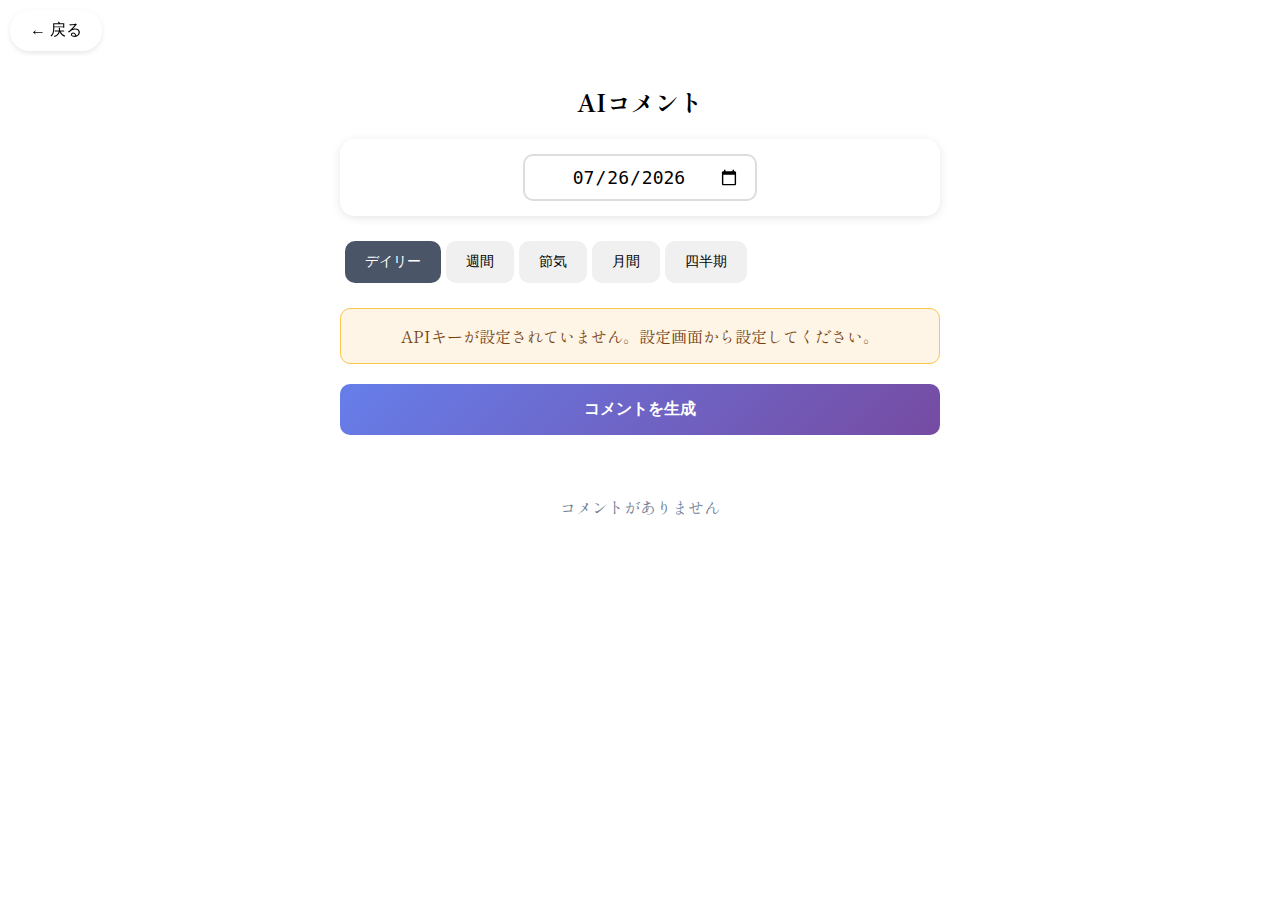
<file: ai-comments.html>
<!DOCTYPE html>
<html lang="ja">
<head>
    <meta charset="UTF-8">
    <meta name="viewport" content="width=device-width, initial-scale=1.0, user-scalable=no, viewport-fit=cover">
    <title>AIコメント - 二十四節気タスク</title>
    <link rel="stylesheet" href="styles/base.css?v=3">
    <link rel="stylesheet" href="styles/sekki-backgrounds.css?v=3">
    <link rel="stylesheet" href="styles/animations.css?v=3">
    <link rel="stylesheet" href="styles/components.css?v=3">
    <style>
        .ai-container {
            max-width: 600px;
            margin: 0 auto;
            padding: 60px 10px 20px;
        }
        
        .back-button {
            position: fixed;
            top: 10px;
            left: 10px;
            background: rgba(255, 255, 255, 0.9);
            border: none;
            padding: 10px 20px;
            border-radius: 20px;
            cursor: pointer;
            font-size: 16px;
            box-shadow: 0 2px 5px rgba(0,0,0,0.1);
            z-index: 1001;
            transition: all 0.3s ease;
        }
        
        .back-button:hover {
            background: rgba(255, 255, 255, 1);
            transform: translateX(-5px);
        }
        
        .date-selector {
            background: rgba(255, 255, 255, 0.95);
            padding: 15px;
            border-radius: 15px;
            margin-bottom: 20px;
            box-shadow: 0 2px 10px rgba(0,0,0,0.1);
            text-align: center;
        }
        
        .date-input {
            font-size: 18px;
            padding: 10px 15px;
            border: 2px solid #ddd;
            border-radius: 10px;
            width: 200px;
            text-align: center;
        }
        
        .period-tabs {
            display: flex;
            gap: 5px;
            margin-bottom: 20px;
            overflow-x: auto;
            padding: 5px;
            background: rgba(255, 255, 255, 0.9);
            border-radius: 15px;
            -webkit-overflow-scrolling: touch;
        }
        
        .period-tab {
            flex-shrink: 0;
            padding: 12px 20px;
            border: none;
            background: #f0f0f0;
            border-radius: 10px;
            cursor: pointer;
            font-size: 14px;
            transition: all 0.3s;
            font-weight: 500;
        }
        
        .period-tab.active {
            background: #4a5568;
            color: white;
        }
        
        .comment-section {
            background: rgba(255, 255, 255, 0.95);
            padding: 20px;
            border-radius: 15px;
            margin-bottom: 20px;
            box-shadow: 0 2px 10px rgba(0,0,0,0.1);
        }
        
        .comment-header {
            display: flex;
            justify-content: space-between;
            align-items: center;
            margin-bottom: 15px;
            padding-bottom: 10px;
            border-bottom: 2px solid #e0e0e0;
        }
        
        .comment-date {
            font-size: 16px;
            font-weight: bold;
            color: #2d3748;
        }
        
        .comment-period {
            display: inline-block;
            padding: 4px 12px;
            border-radius: 15px;
            font-size: 12px;
            font-weight: bold;
            background: #e9d5ff;
            color: #6b46c1;
        }
        
        .comment-content {
            font-size: 15px;
            line-height: 1.8;
            color: #2d3748;
            white-space: pre-wrap;
            word-wrap: break-word;
        }
        
        .generate-button {
            width: 100%;
            padding: 15px;
            background: linear-gradient(135deg, #667eea 0%, #764ba2 100%);
            color: white;
            border: none;
            border-radius: 10px;
            font-size: 16px;
            font-weight: bold;
            cursor: pointer;
            transition: all 0.3s;
            margin-bottom: 20px;
        }
        
        .generate-button:hover {
            transform: translateY(-2px);
            box-shadow: 0 5px 15px rgba(0,0,0,0.2);
        }
        
        .delete-button {
            padding: 6px 12px;
            background: #e53e3e;
            color: white;
            border: none;
            border-radius: 5px;
            font-size: 12px;
            cursor: pointer;
            transition: all 0.3s;
        }
        
        .delete-button:hover {
            background: #c53030;
        }
        
        .empty-state {
            text-align: center;
            padding: 40px;
            color: #718096;
        }
        
        .loading {
            text-align: center;
            padding: 20px;
            color: #718096;
        }
        
        .api-key-notice {
            background: #fef5e7;
            border: 1px solid #f9c74f;
            padding: 15px;
            border-radius: 10px;
            margin-bottom: 20px;
            text-align: center;
            color: #744210;
        }
        
        @media (max-width: 640px) {
            .ai-container {
                padding: 50px 5px 20px;
            }
            
            .period-tabs {
                gap: 3px;
                padding: 3px;
            }
            
            .period-tab {
                padding: 10px 15px;
                font-size: 12px;
            }
            
            .comment-section {
                padding: 15px;
            }
            
            .generate-button {
                padding: 12px;
                font-size: 14px;
            }
        }
    </style>
</head>
<body>
    <button class="back-button" onclick="window.location.href='index.html'">← 戻る</button>
    
    <div id="animationContainer"></div>
    
    <div class="ai-container">
        <h1 style="text-align: center; margin-bottom: 20px; font-size: 24px;">AIコメント</h1>
        
        <div class="date-selector">
            <input type="date" id="dateInput" class="date-input">
        </div>
        
        <div class="period-tabs">
            <button class="period-tab active" data-period="daily">デイリー</button>
            <button class="period-tab" data-period="weekly">週間</button>
            <button class="period-tab" data-period="sekki">節気</button>
            <button class="period-tab" data-period="monthly">月間</button>
            <button class="period-tab" data-period="quarterly">四半期</button>
        </div>
        
        <div id="apiKeyNotice" class="api-key-notice hidden">
            APIキーが設定されていません。設定画面から設定してください。
        </div>
        
        <button id="generateButton" class="generate-button">
            コメントを生成
        </button>
        
        <div id="loadingIndicator" class="loading hidden">
            生成中...
        </div>
        
        <div id="commentsContainer">
            <!-- Comments will be displayed here -->
        </div>
    </div>
    
    <script src="js/data/sekki-data.js?v=3"></script>
    <script src="js/animations/seasonal-animations.js?v=3"></script>
    <script>
        let currentPeriod = 'daily';
        let selectedDate = new Date();
        let openaiApiKey = localStorage.getItem('openaiApiKey');
        
        // Initialize
        document.addEventListener('DOMContentLoaded', () => {
            // Set animation
            const sekki = getCurrentSekki();
            if (sekki) {
                document.body.className = `sekki-${sekki.name}`;
                createSeasonalAnimation(sekki.name);
            }
            
            // Set today's date
            document.getElementById('dateInput').value = selectedDate.toISOString().split('T')[0];
            
            // Check API key
            if (!openaiApiKey) {
                document.getElementById('apiKeyNotice').classList.remove('hidden');
                document.getElementById('generateButton').disabled = true;
            }
            
            // Load comments
            loadComments();
            
            // Event listeners
            document.getElementById('dateInput').addEventListener('change', (e) => {
                selectedDate = new Date(e.target.value);
                loadComments();
            });
            
            document.querySelectorAll('.period-tab').forEach(tab => {
                tab.addEventListener('click', () => {
                    document.querySelectorAll('.period-tab').forEach(t => t.classList.remove('active'));
                    tab.classList.add('active');
                    currentPeriod = tab.dataset.period;
                    loadComments();
                });
            });
            
            document.getElementById('generateButton').addEventListener('click', generateComment);
        });
        
        function getCurrentSekki() {
            const now = new Date();
            const year = now.getFullYear();
            const sekkiData = window.sekkiDates && window.sekkiDates[year] ? window.sekkiDates[year] : [];
            
            for (let i = 0; i < sekkiData.length; i++) {
                const current = new Date(sekkiData[i].date);
                const next = i < sekkiData.length - 1 ? 
                    new Date(sekkiData[i + 1].date) : 
                    new Date(year + 1, 0, 1);
                
                if (now >= current && now < next) {
                    return {
                        name: sekkiData[i].name,
                        start: current,
                        end: new Date(next.getTime() - 1)
                    };
                }
            }
            return null;
        }
        
        function loadData() {
            const saved = localStorage.getItem('focusTaskData');
            if (!saved) return null;
            return JSON.parse(saved);
        }
        
        function saveData(data) {
            localStorage.setItem('focusTaskData', JSON.stringify(data));
        }
        
        function loadComments() {
            const data = loadData();
            if (!data || !data.dailyAIComments) {
                displayEmptyState();
                return;
            }
            
            const container = document.getElementById('commentsContainer');
            container.innerHTML = '';
            
            // Filter comments by period
            const relevantComments = [];
            Object.entries(data.dailyAIComments).forEach(([dateStr, comments]) => {
                const date = new Date(dateStr);
                if (isDateInPeriod(date, currentPeriod)) {
                    Object.entries(comments).forEach(([period, comment]) => {
                        if (period === currentPeriod || currentPeriod === 'all') {
                            relevantComments.push({
                                date: date,
                                period: period,
                                content: comment.content || comment.comment || comment,
                                createdAt: comment.createdAt || null,
                                dateStr: dateStr
                            });
                        }
                    });
                }
            });
            
            // Sort by creation time (newest first)
            relevantComments.sort((a, b) => {
                // Use createdAt if available, otherwise fallback to date
                const aTime = a.createdAt ? new Date(a.createdAt) : a.date;
                const bTime = b.createdAt ? new Date(b.createdAt) : b.date;
                return bTime - aTime;
            });
            
            if (relevantComments.length === 0) {
                displayEmptyState();
                return;
            }
            
            // Display comments
            relevantComments.forEach(comment => {
                const section = document.createElement('div');
                section.className = 'comment-section';
                section.innerHTML = `
                    <div class="comment-header">
                        <div>
                            <div class="comment-date">${comment.date.toLocaleDateString('ja-JP')}</div>
                            <span class="comment-period">${getPeriodName(comment.period)}</span>
                        </div>
                        <button class="delete-button" onclick="deleteComment('${comment.dateStr}', '${comment.period}')">
                            削除
                        </button>
                    </div>
                    <div class="comment-content">${escapeHtml(comment.content)}</div>
                `;
                container.appendChild(section);
            });
        }
        
        function isDateInPeriod(date, period) {
            const dateStr = date.toDateString();
            const selectedDateStr = selectedDate.toDateString();
            
            switch(period) {
                case 'daily':
                    return dateStr === selectedDateStr;
                case 'weekly':
                    const weekStart = new Date(selectedDate);
                    weekStart.setDate(selectedDate.getDate() - 6);
                    return date >= weekStart && date <= selectedDate;
                case 'sekki':
                    const sekki = getCurrentSekkiForDate(selectedDate);
                    return date >= sekki.start && date <= sekki.end;
                case 'monthly':
                    return date.getFullYear() === selectedDate.getFullYear() && 
                           date.getMonth() === selectedDate.getMonth();
                case 'quarterly':
                    const quarterStart = new Date(selectedDate);
                    quarterStart.setMonth(selectedDate.getMonth() - 3);
                    return date >= quarterStart && date <= selectedDate;
                default:
                    return true;
            }
        }
        
        function getCurrentSekkiForDate(date) {
            const year = date.getFullYear();
            const yearSekki = window.sekkiDates[year] || [];
            
            for (let i = 0; i < yearSekki.length; i++) {
                const current = new Date(yearSekki[i].date);
                const next = i < yearSekki.length - 1 ? 
                    new Date(yearSekki[i + 1].date) : 
                    new Date(year + 1, 0, 1);
                
                if (date >= current && date < next) {
                    return {
                        name: yearSekki[i].name,
                        start: current,
                        end: new Date(next.getTime() - 1)
                    };
                }
            }
            return { start: date, end: date };
        }
        
        function displayEmptyState() {
            const container = document.getElementById('commentsContainer');
            container.innerHTML = '<div class="empty-state">コメントがありません</div>';
        }
        
        function getPeriodName(period) {
            const names = {
                'daily': 'デイリー',
                'weekly': '週間',
                'sekki': '節気',
                'monthly': '月間',
                'quarterly': '四半期'
            };
            return names[period] || period;
        }
        
        function escapeHtml(text) {
            const div = document.createElement('div');
            div.textContent = text;
            return div.innerHTML;
        }
        
        async function generateComment() {
            if (!openaiApiKey) return;
            
            const loadingEl = document.getElementById('loadingIndicator');
            const button = document.getElementById('generateButton');
            
            loadingEl.classList.remove('hidden');
            button.disabled = true;
            
            try {
                const prompt = buildPrompt();
                const charLimit = {
                    'daily': 400,
                    'weekly': 600,
                    'sekki': 800,
                    'monthly': 1000,
                    'quarterly': 1000
                }[currentPeriod] || 400;
                
                const response = await fetch('https://api.openai.com/v1/chat/completions', {
                    method: 'POST',
                    headers: {
                        'Content-Type': 'application/json',
                        'Authorization': `Bearer ${openaiApiKey}`
                    },
                    body: JSON.stringify({
                        model: 'o3',
                        messages: [
                            {
                                role: 'system',
                                content: `You are a supportive coach for someone with ADHD tendencies. Provide encouraging, practical advice while being understanding of ADHD challenges. Write in Japanese. Your response should be approximately ${charLimit} characters in Japanese. IMPORTANT: Always complete your sentences and thoughts. Never cut off mid-sentence. Ensure your response is a complete, coherent message.`
                            },
                            {
                                role: 'user',
                                content: prompt
                            }
                        ]
                    })
                });
                
                if (!response.ok) {
                    throw new Error('APIリクエストが失敗しました');
                }
                
                const result = await response.json();
                const comment = result.choices[0].message.content;
                
                // Save comment
                const data = loadData() || { dailyAIComments: {} };
                const dateStr = selectedDate.toDateString();
                if (!data.dailyAIComments) data.dailyAIComments = {};
                if (!data.dailyAIComments[dateStr]) data.dailyAIComments[dateStr] = {};
                
                data.dailyAIComments[dateStr][currentPeriod] = {
                    content: comment,
                    createdAt: new Date().toISOString()
                };
                
                saveData(data);
                loadComments();
                
            } catch (error) {
                console.error('Error generating comment:', error);
                alert('コメントの生成に失敗しました');
            } finally {
                loadingEl.classList.add('hidden');
                button.disabled = false;
            }
        }
        
        function buildPrompt() {
            const data = loadData();
            if (!data) return '本日のタスクデータがありません。';
            
            let startDate, endDate;
            
            switch(currentPeriod) {
                case 'daily':
                    startDate = endDate = selectedDate;
                    break;
                case 'weekly':
                    startDate = new Date(selectedDate);
                    startDate.setDate(selectedDate.getDate() - 6);
                    endDate = selectedDate;
                    break;
                case 'sekki':
                    const sekki = getCurrentSekkiForDate(selectedDate);
                    startDate = sekki.start;
                    endDate = sekki.end;
                    break;
                case 'monthly':
                    startDate = new Date(selectedDate.getFullYear(), selectedDate.getMonth(), 1);
                    endDate = new Date(selectedDate.getFullYear(), selectedDate.getMonth() + 1, 0);
                    break;
                case 'quarterly':
                    startDate = new Date(selectedDate);
                    startDate.setMonth(selectedDate.getMonth() - 3);
                    endDate = selectedDate;
                    break;
            }
            
            // Collect tasks and reflections
            const tasksInPeriod = (data.tasks || []).filter(t => {
                const taskDate = new Date(t.scheduledFor);
                return taskDate >= startDate && taskDate <= endDate;
            });
            
            const completedTasks = tasksInPeriod.filter(t => t.isCompleted);
            const incompleteTasks = tasksInPeriod.filter(t => !t.isCompleted);
            const totalPoints = completedTasks.filter(t => t.type === 'urgent').reduce((sum, t) => sum + (t.points || 0), 0);
            
            const reflections = [];
            for (let d = new Date(startDate); d <= endDate; d.setDate(d.getDate() + 1)) {
                const dateStr = d.toDateString();
                if (data.dailyReflections && data.dailyReflections[dateStr]) {
                    reflections.push(`${d.toLocaleDateString('ja-JP')}: ${data.dailyReflections[dateStr]}`);
                }
            }
            
            let prompt = `期間: ${startDate.toLocaleDateString('ja-JP')} - ${endDate.toLocaleDateString('ja-JP')}\n`;
            prompt += `完了タスク: ${completedTasks.length}件\n`;
            prompt += `未完了タスク: ${incompleteTasks.length}件\n`;
            prompt += `獲得ポイント: ${totalPoints}pt\n`;
            
            if (reflections.length > 0) {
                prompt += `\n振り返り:\n${reflections.join('\n')}`;
            }
            
            return prompt;
        }
        
        function deleteComment(dateStr, period) {
            if (!confirm('このコメントを削除しますか？')) return;
            
            const data = loadData();
            if (data && data.dailyAIComments && data.dailyAIComments[dateStr]) {
                delete data.dailyAIComments[dateStr][period];
                if (Object.keys(data.dailyAIComments[dateStr]).length === 0) {
                    delete data.dailyAIComments[dateStr];
                }
                saveData(data);
                loadComments();
            }
        }
    </script>
</body>
</html>
</file>
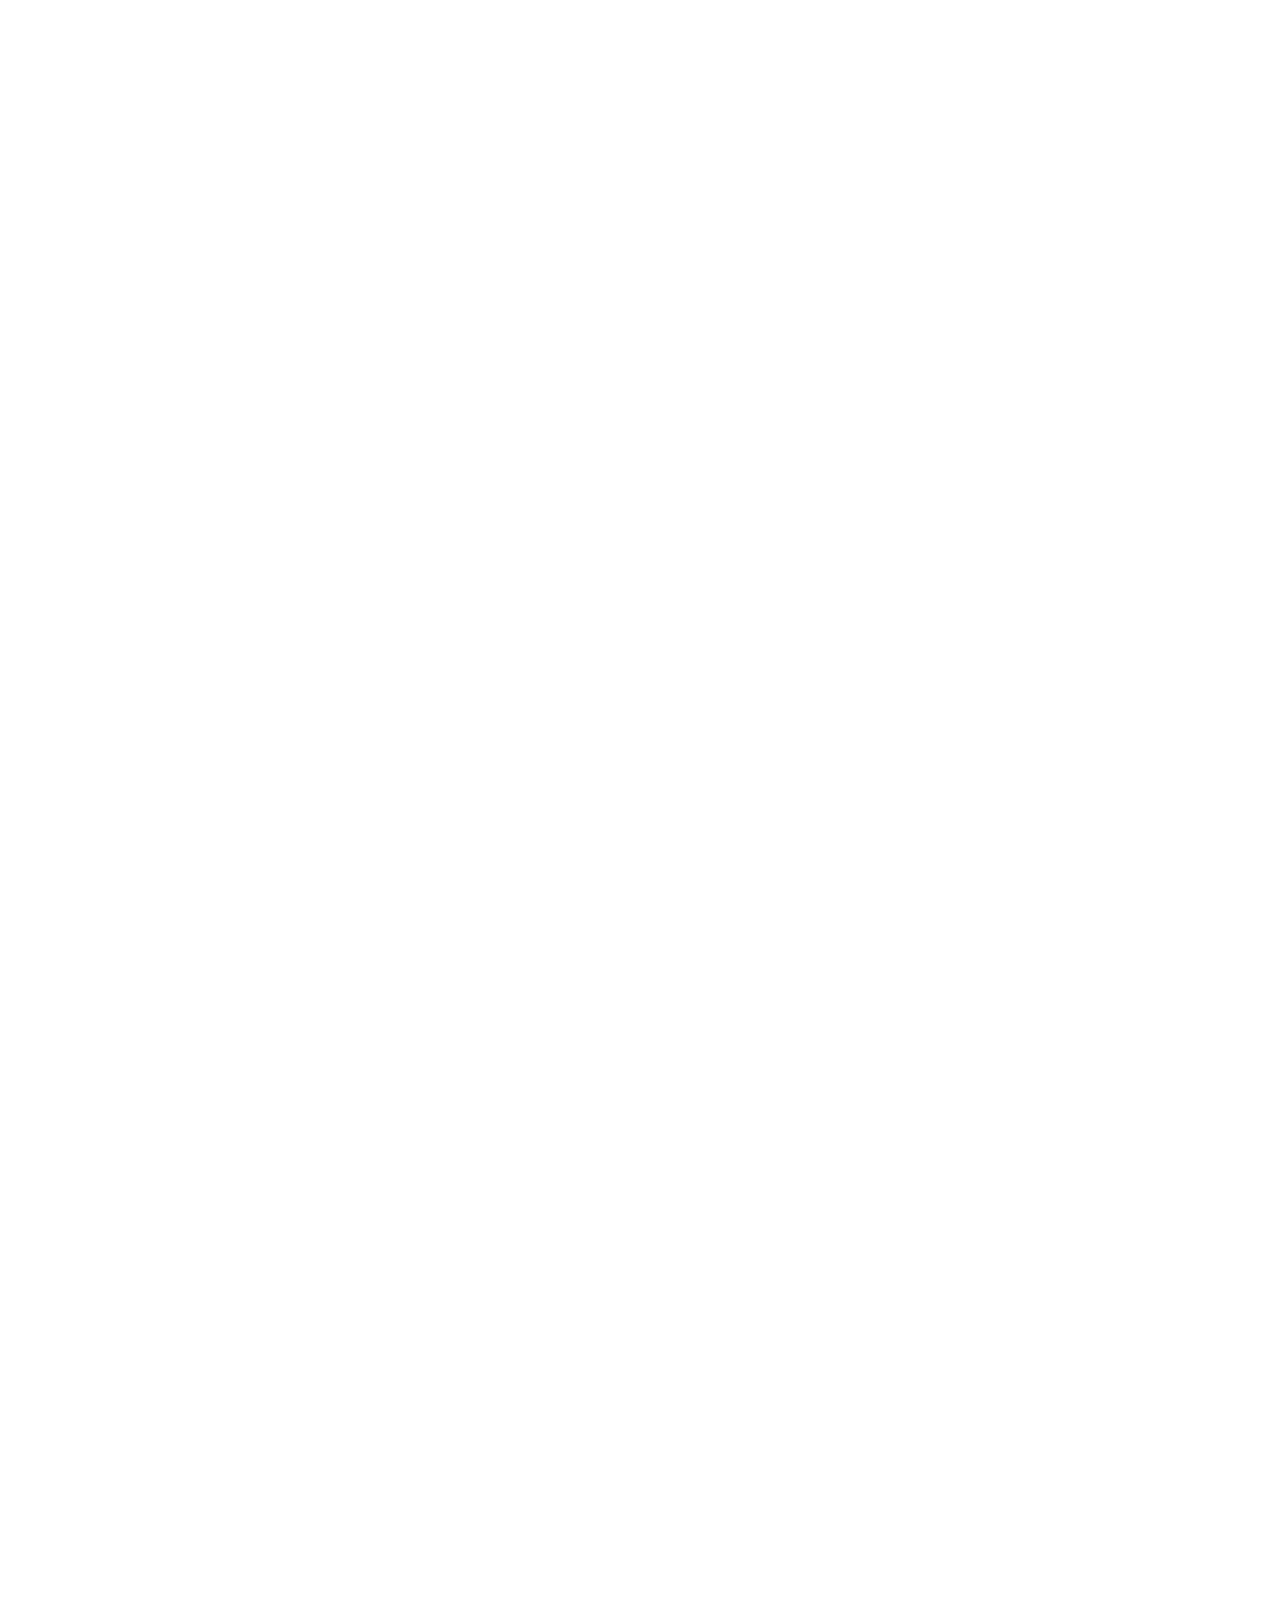
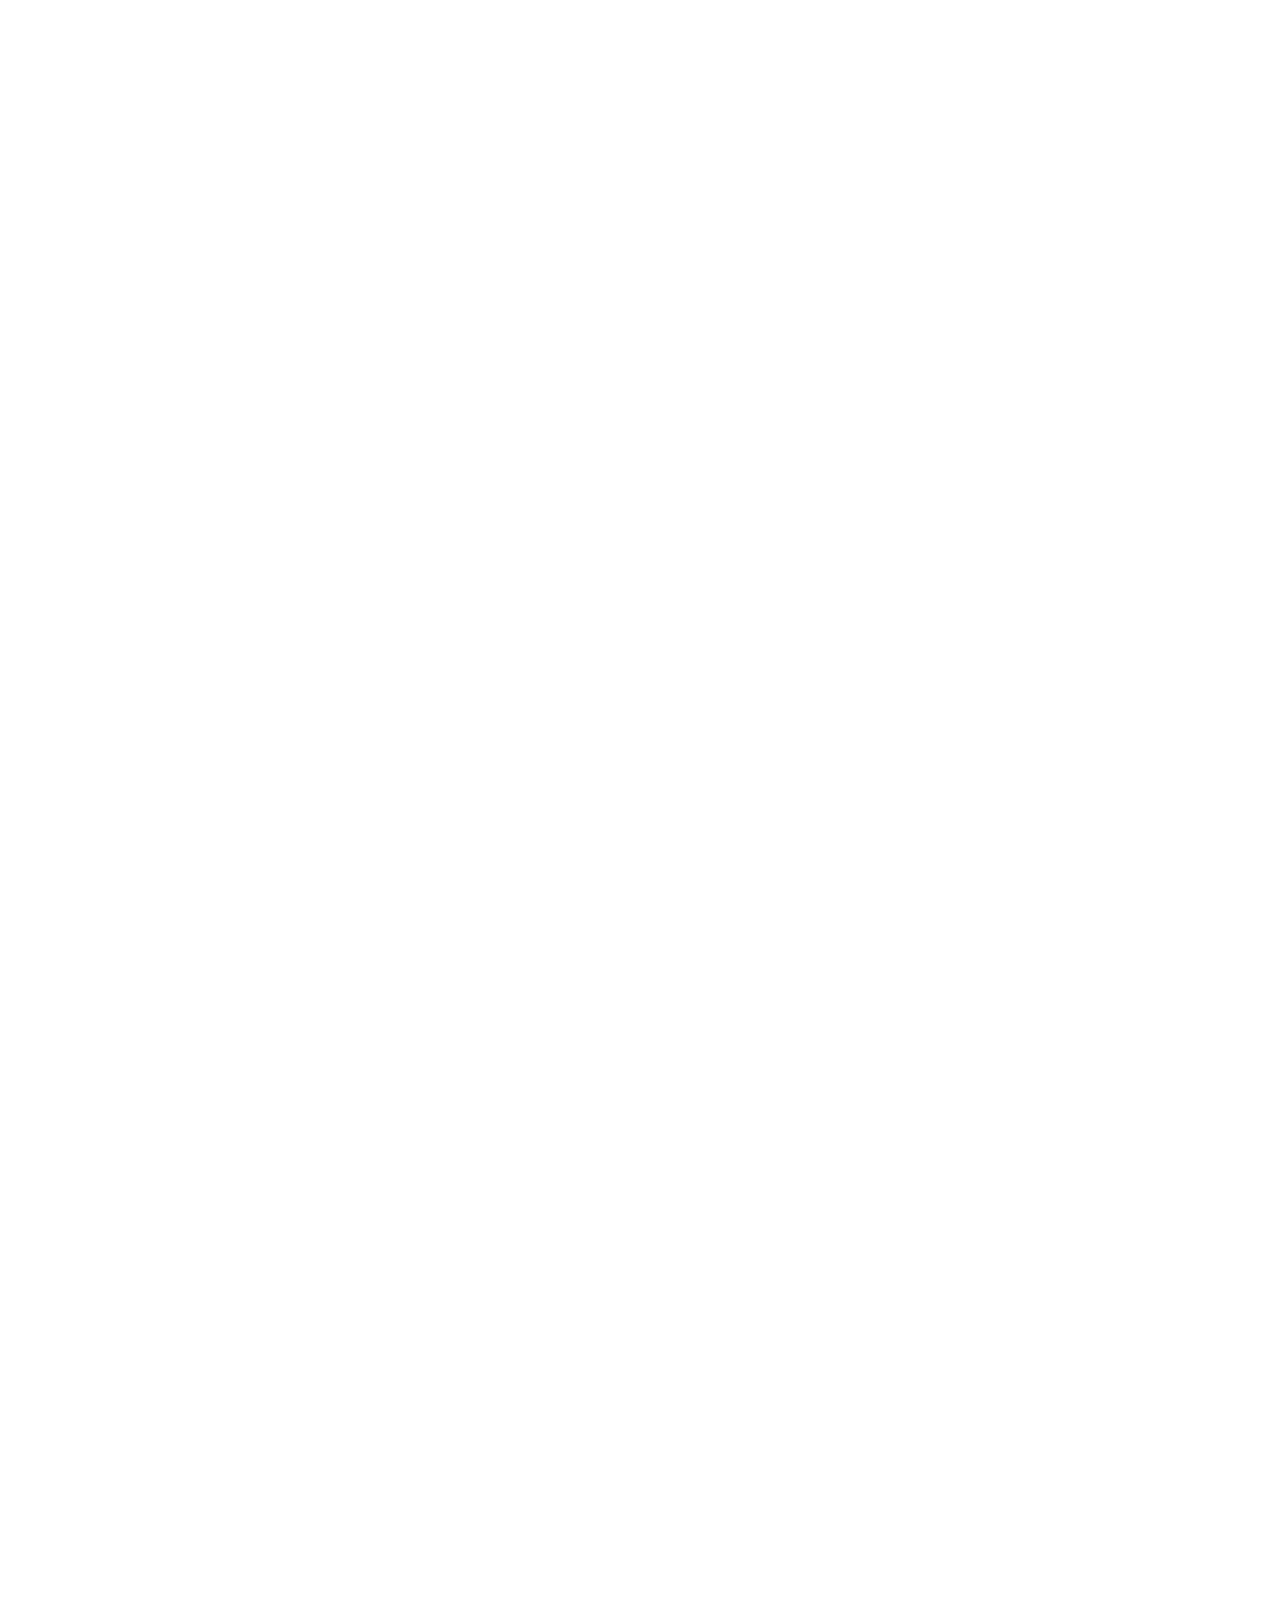
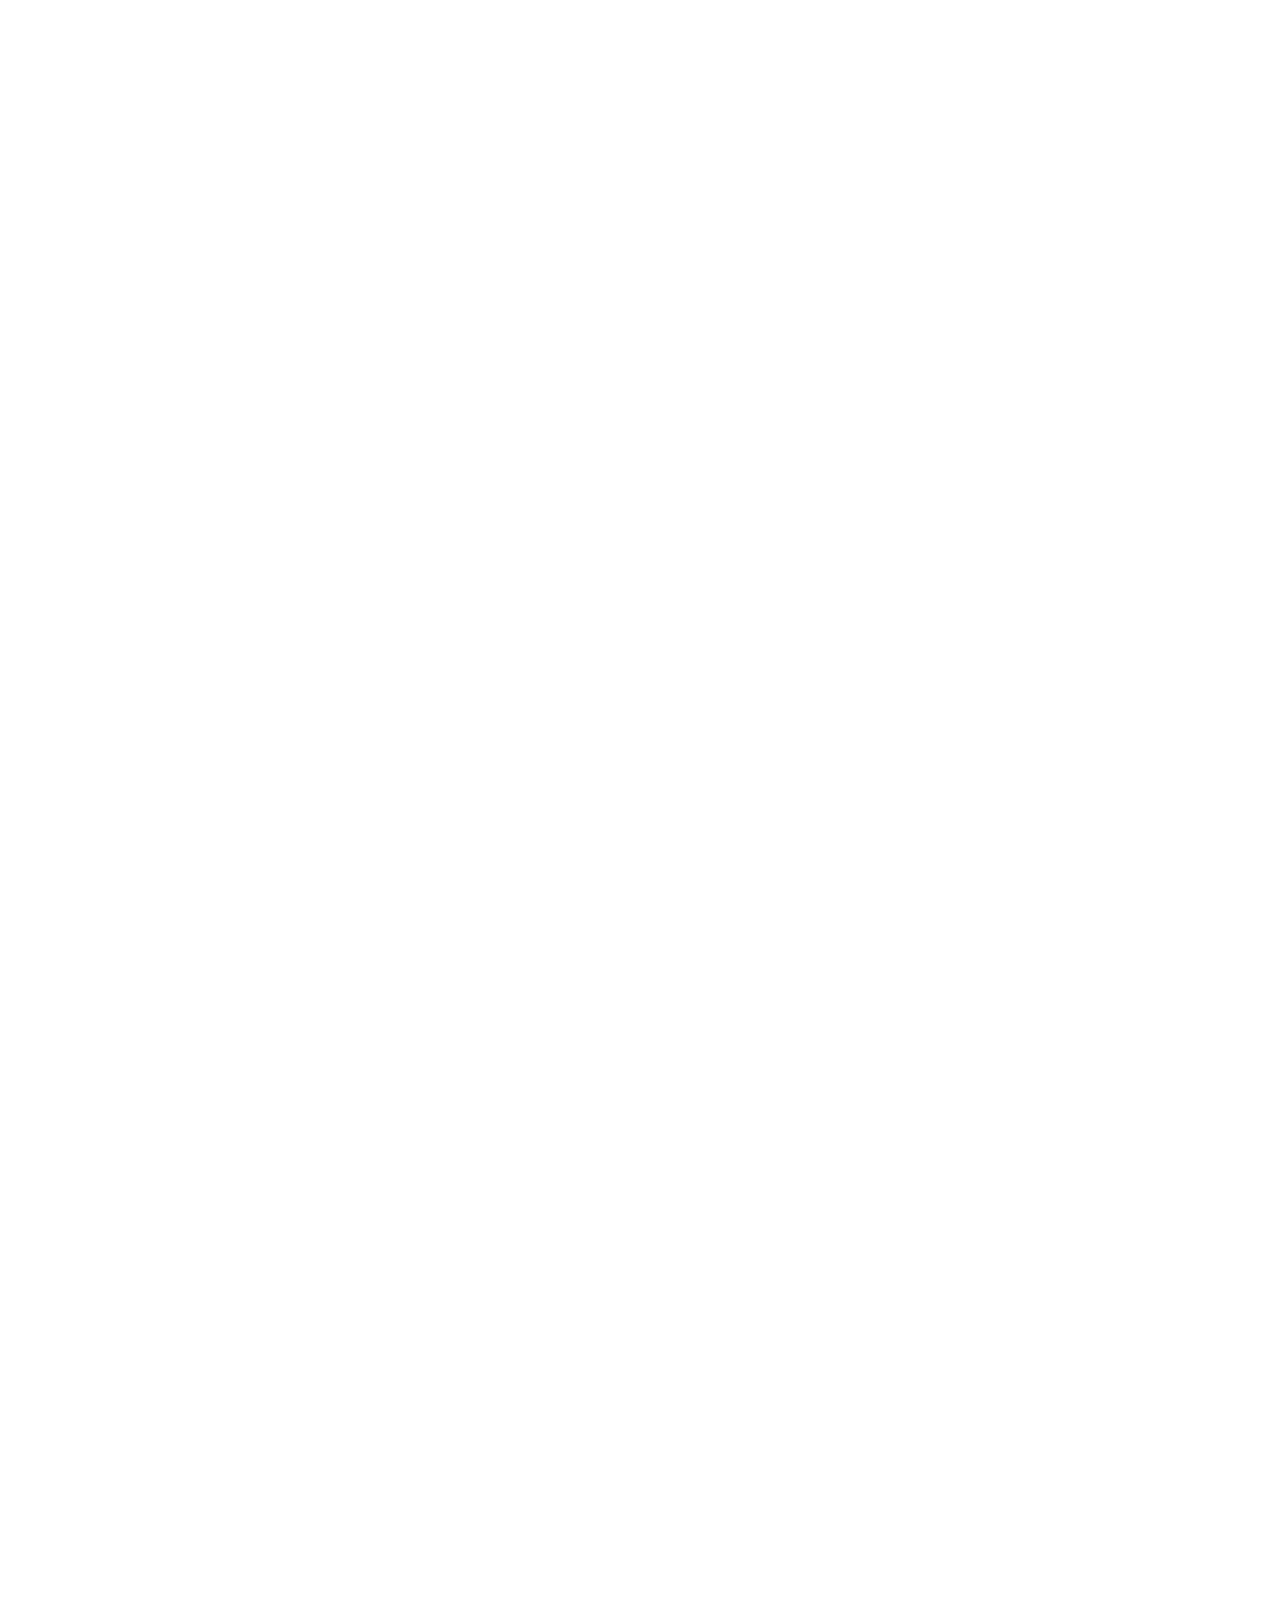
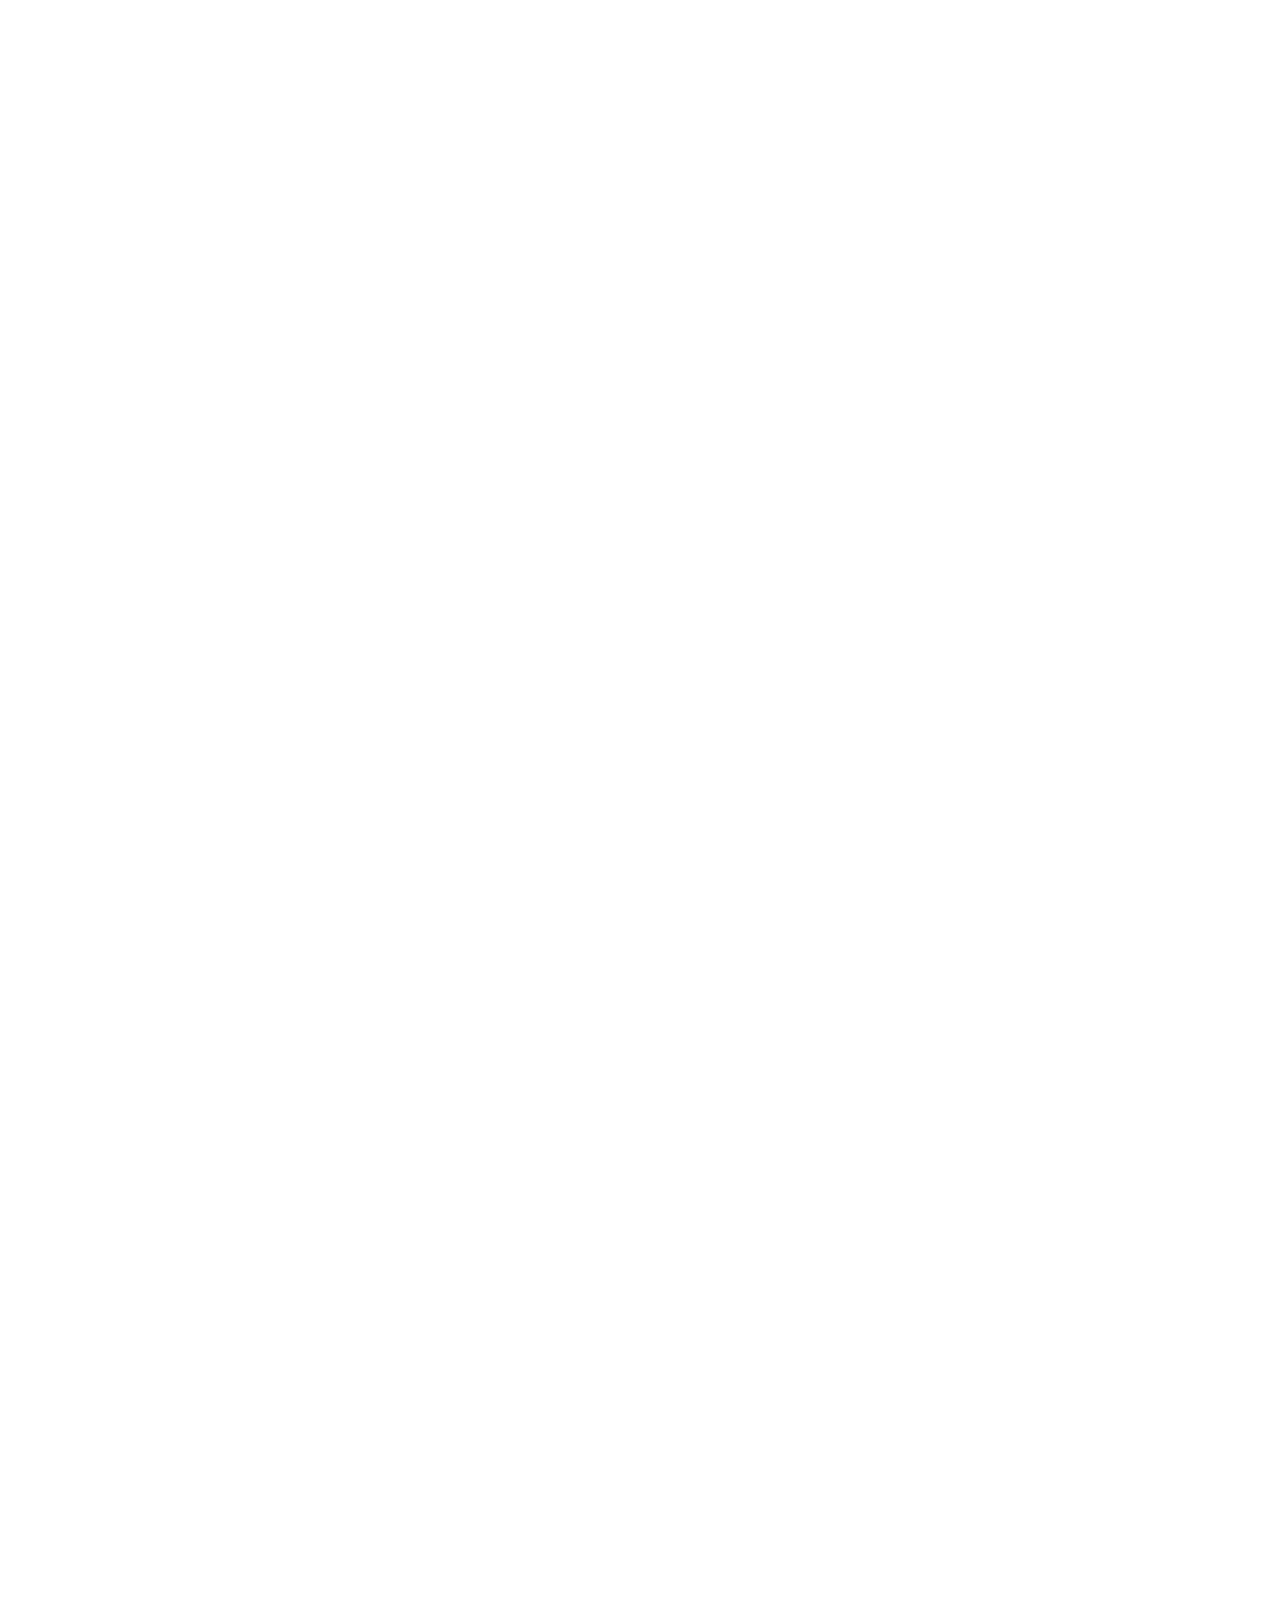
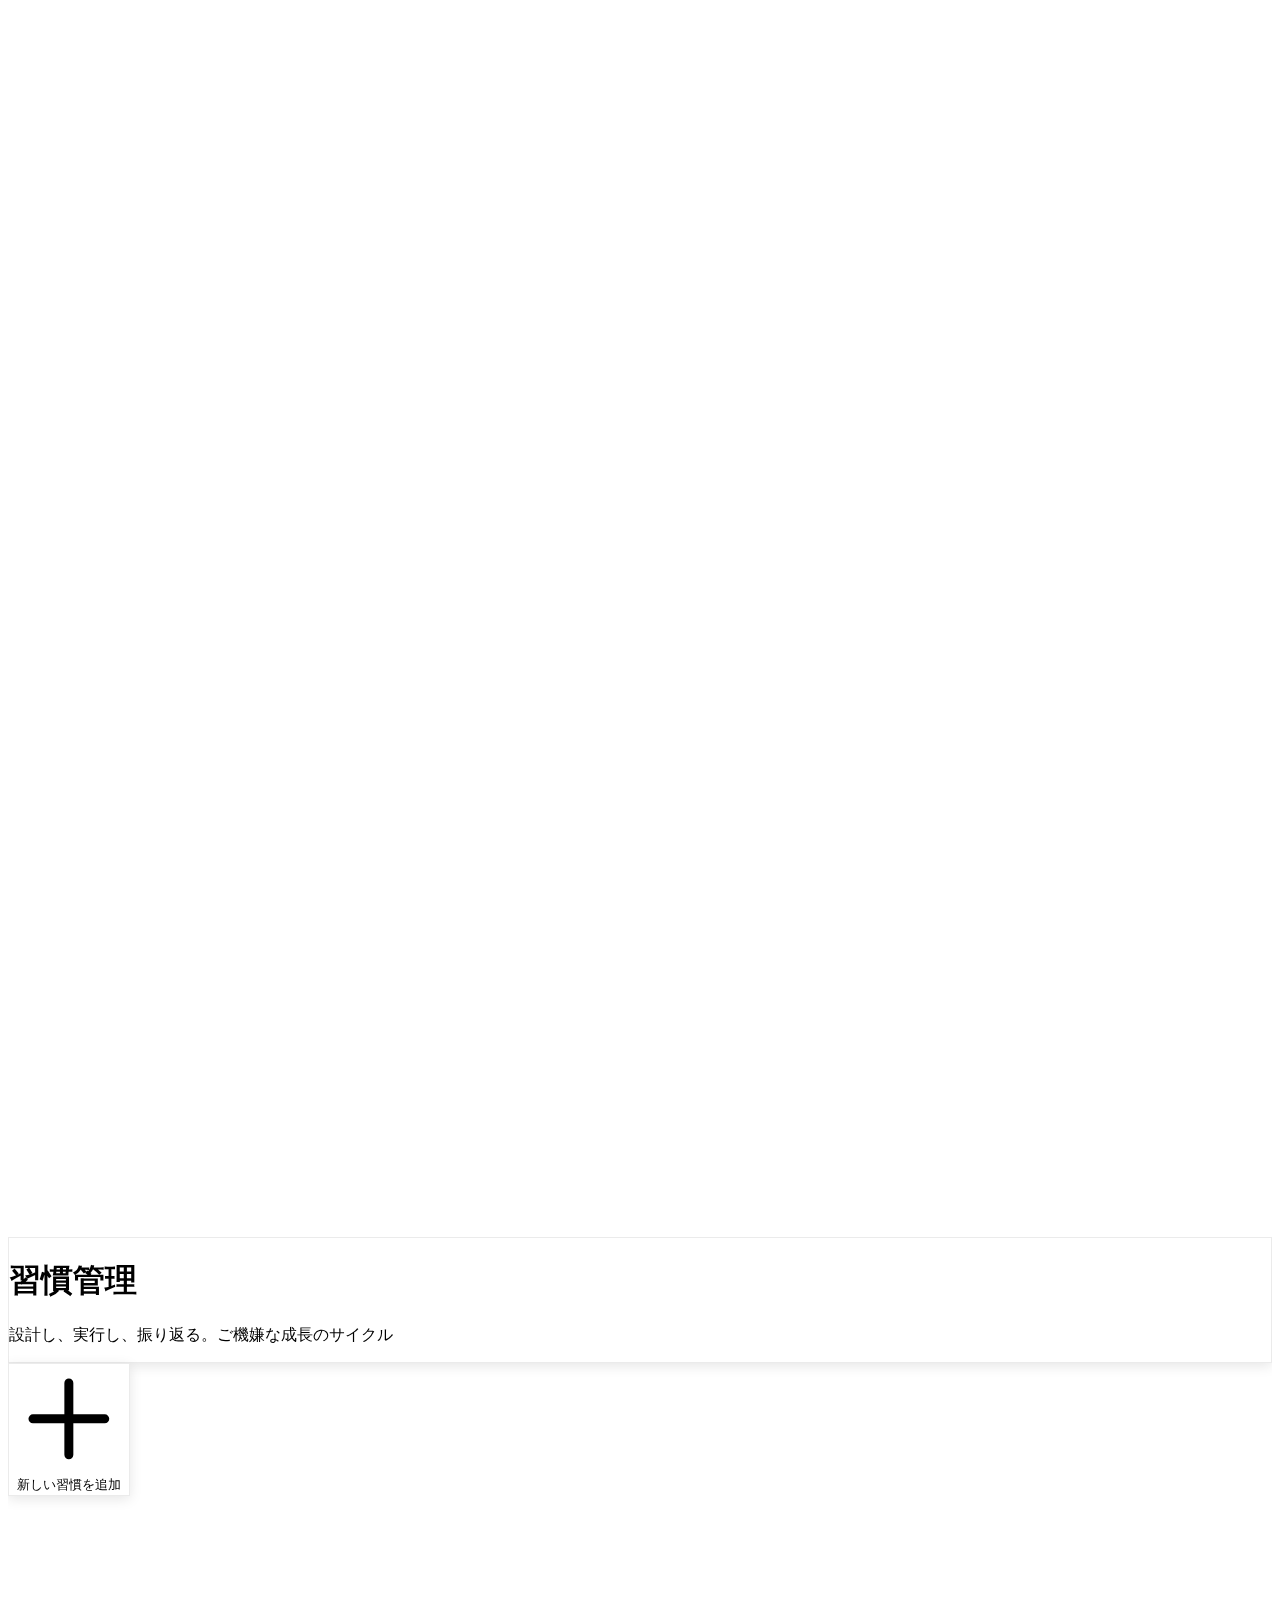
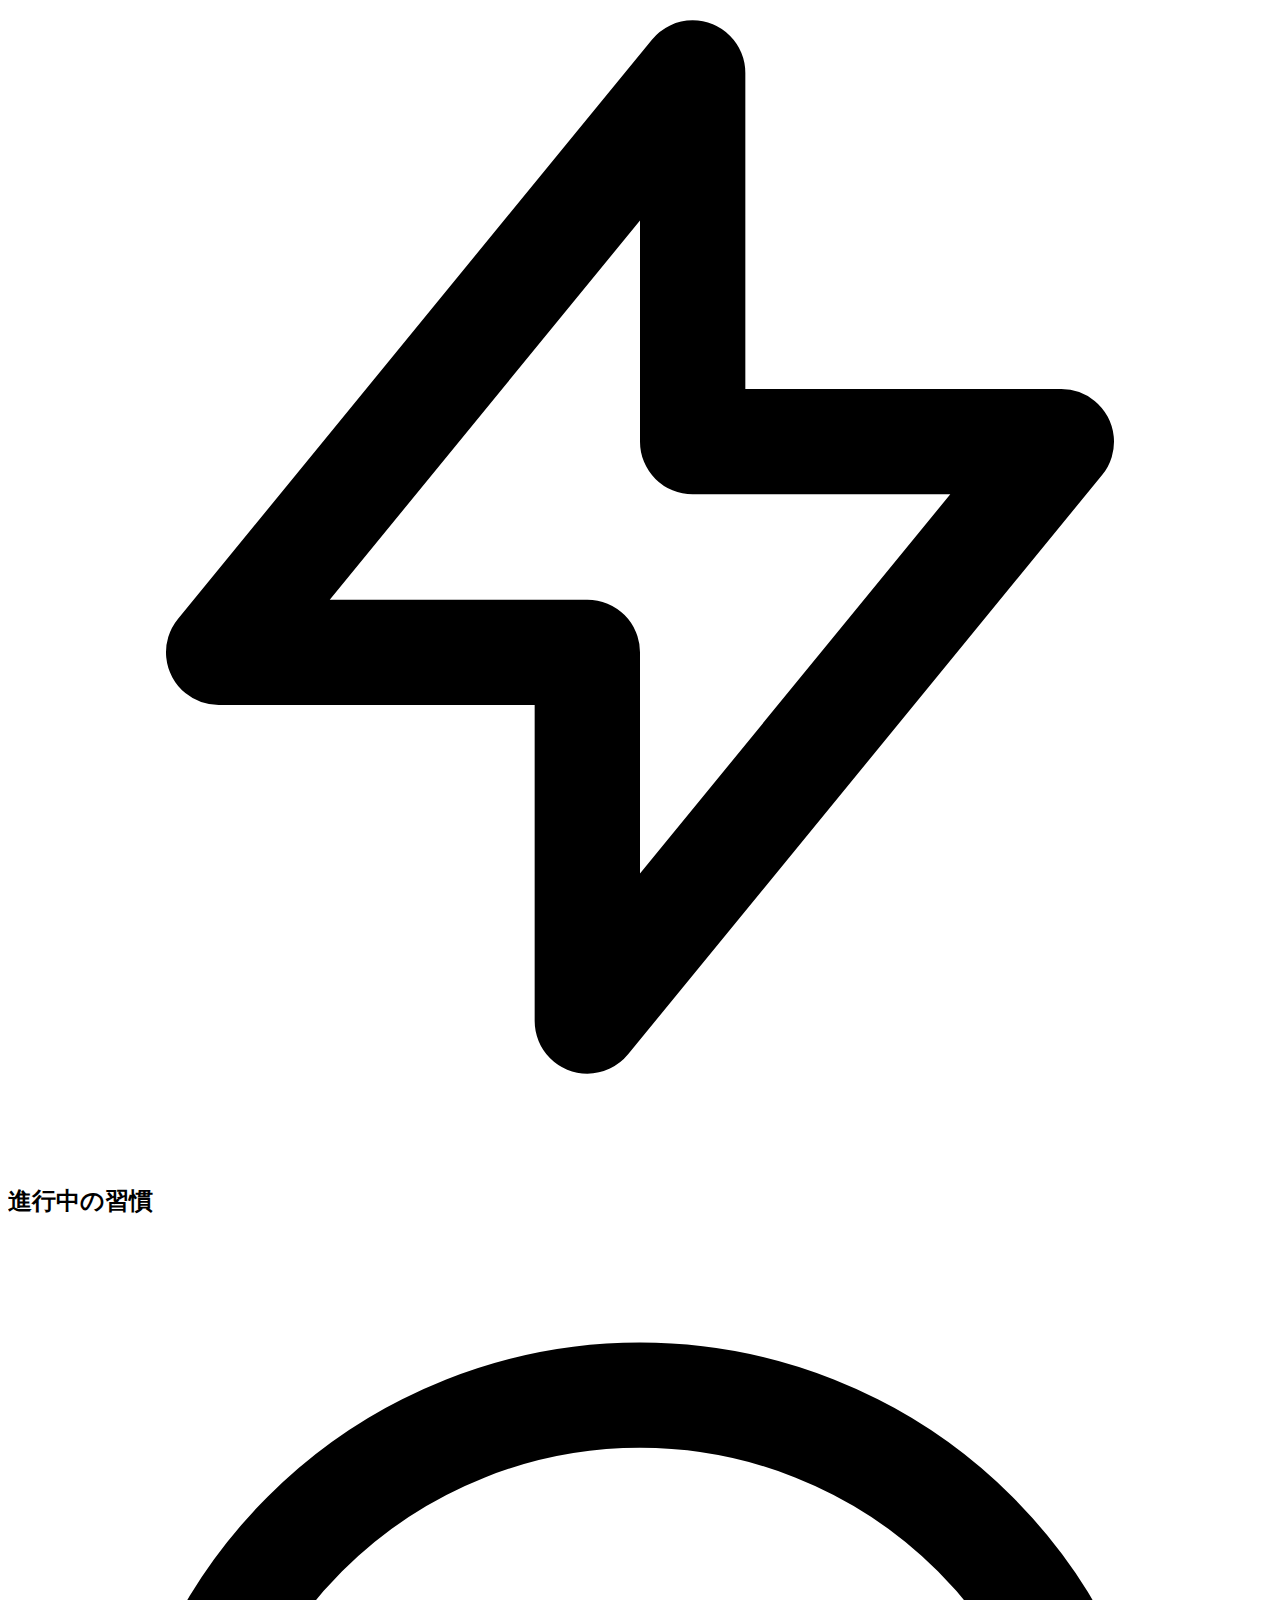
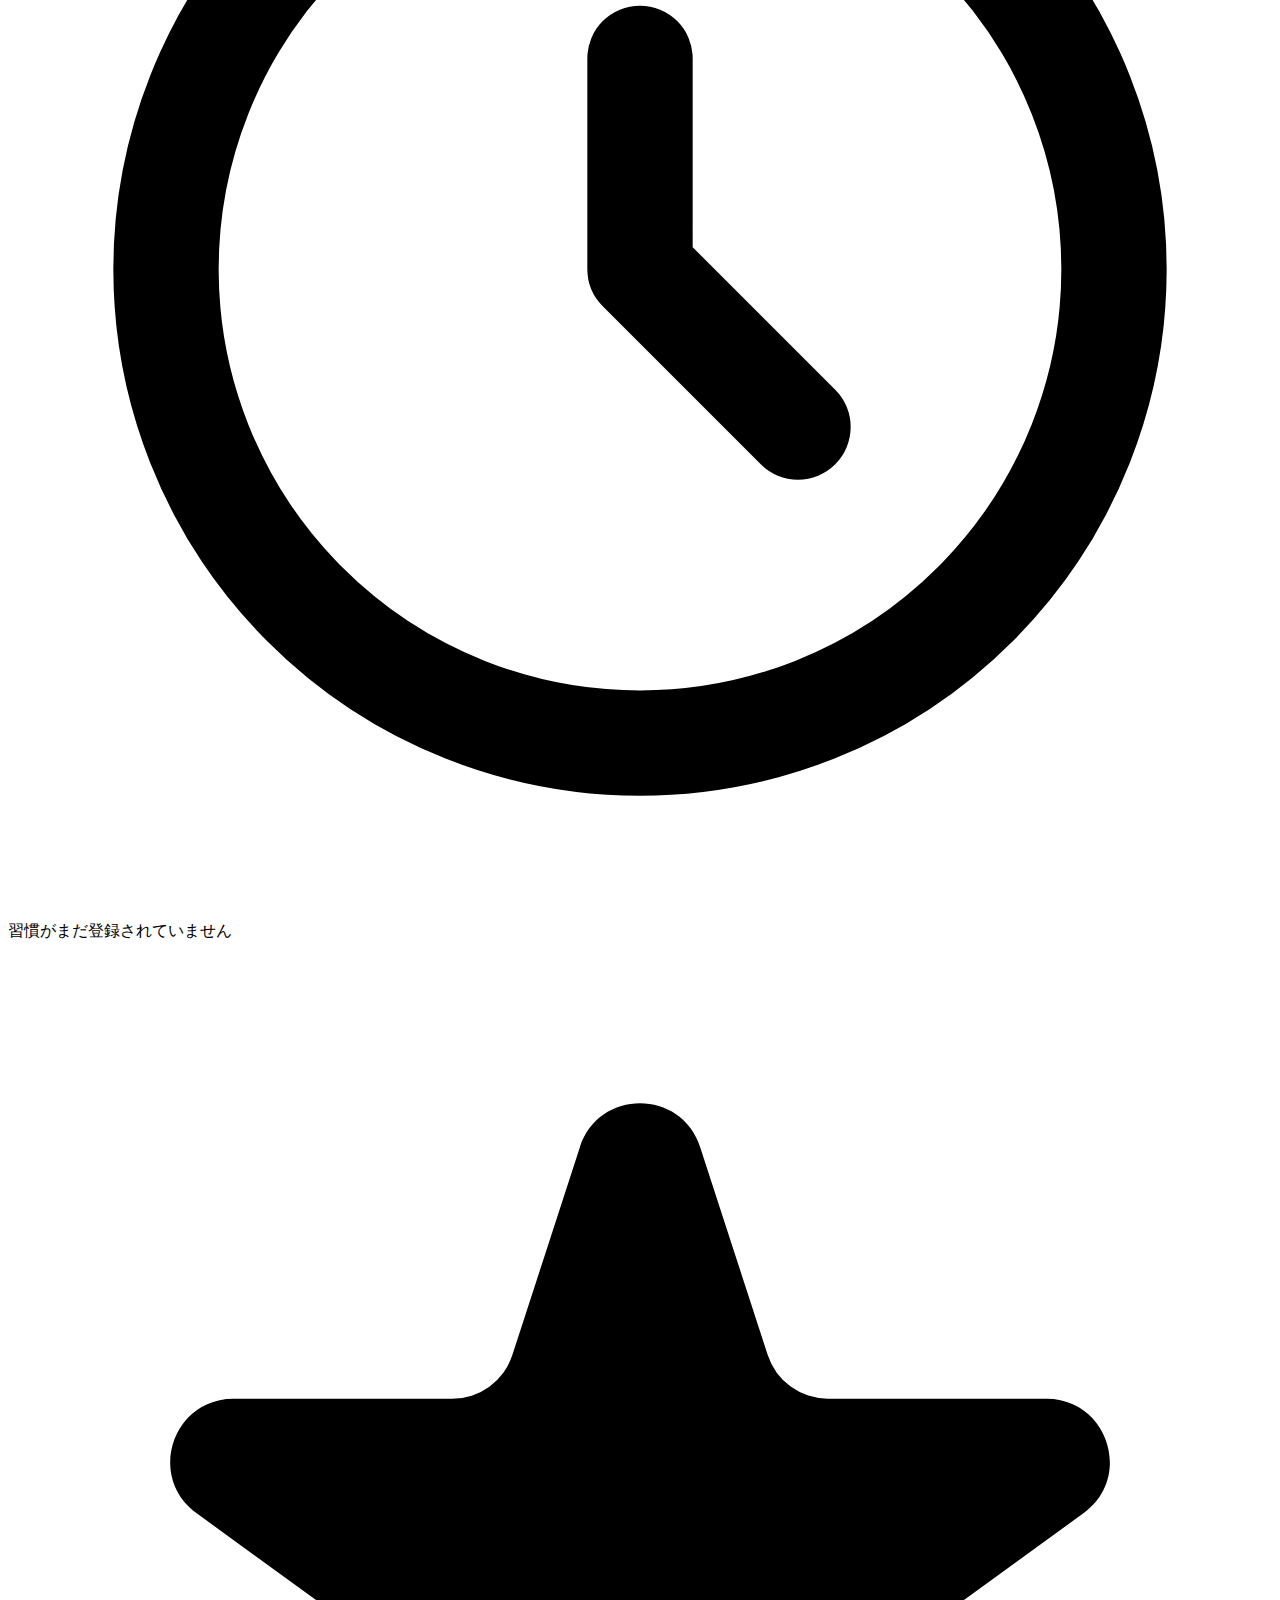
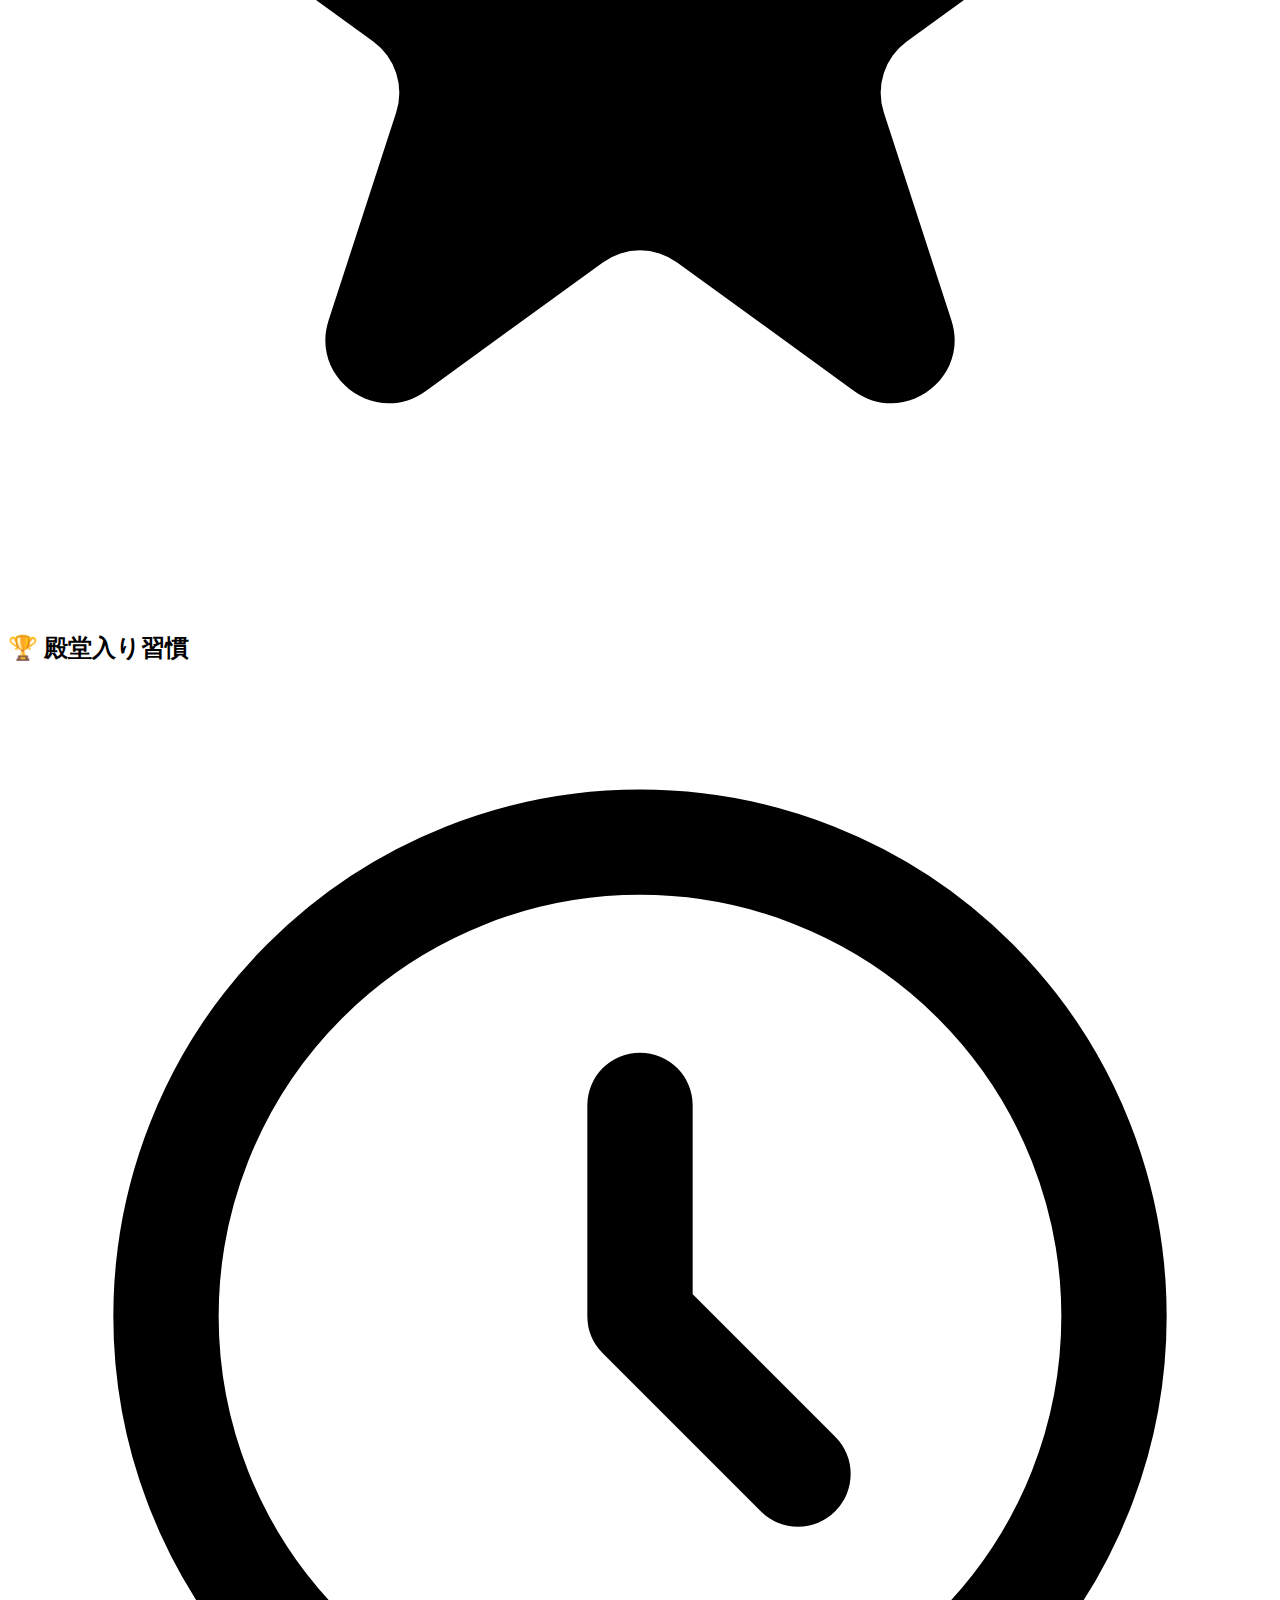
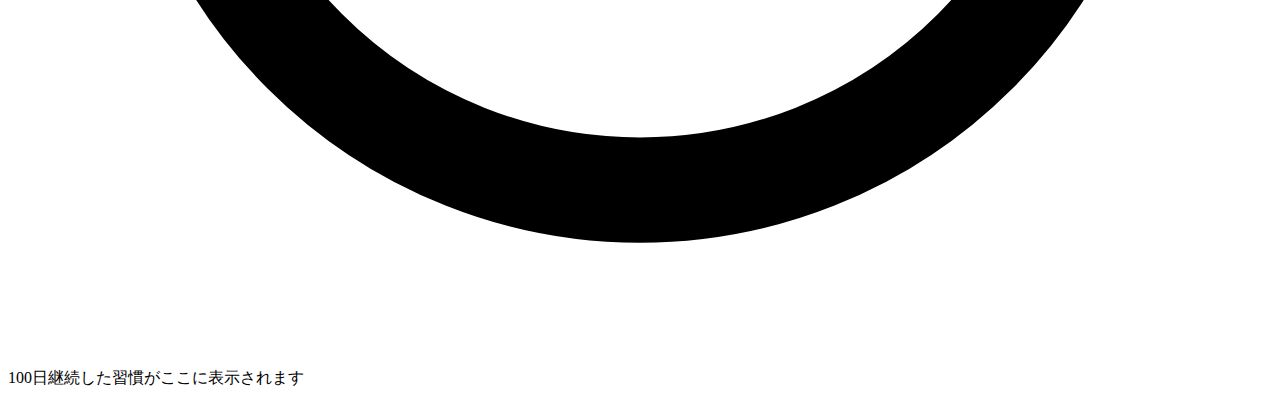
<file: habits.html>
<!DOCTYPE html>
<html lang="ja">
<head>
    <meta charset="UTF-8">
    <meta name="viewport" content="width=device-width, initial-scale=1.0, maximum-scale=1.0, user-scalable=no">
    <title>習慣管理 - 二十四節気タスク管理</title>
    
    <!-- PWA設定 -->
    <link rel="manifest" href="manifest.json">
    <meta name="theme-color" content="#1f2937">
    <meta name="apple-mobile-web-app-capable" content="yes">
    <meta name="apple-mobile-web-app-status-bar-style" content="default">
    <meta name="apple-mobile-web-app-title" content="二十四節気">

    <!-- Favicon Links -->
    <link rel="icon" href="data:image/svg+xml,%3Csvg xmlns='http://www.w3.org/2000/svg' viewBox='0 0 100 100'%3E%3Crect width='100' height='100' rx='20' fill='%23fdfdfd'/%3E%3Cpath d='M 50 0 A 50 50 0 0 1 100 50 L 50 50 Z' fill='%23a7e0e8'/%3E%3Cpath d='M 100 50 A 50 50 0 0 1 50 100 L 50 50 Z' fill='%23e09a73'/%3E%3Cpath d='M 50 100 A 50 50 0 0 1 0 50 L 50 50 Z' fill='%23ddebf0'/%3E%3Cpath d='M 0 50 A 50 50 0 0 1 50 0 L 50 50 Z' fill='%23ffd9e1'/%3E%3Ccircle cx='50' cy='50' r='22' fill='%23fdfdfd'/%3E%3Ctext x='50' y='62' font-family='Shippori Mincho, serif' font-size='38' fill='%234a4a4a' text-anchor='middle'%3E暦%3C/text%3E%3C/svg%3E">
    <link rel="apple-touch-icon" href="data:image/svg+xml,%3Csvg xmlns='http://www.w3.org/2000/svg' viewBox='0 0 100 100'%3E%3Crect width='100' height='100' rx='20' fill='%23fdfdfd'/%3E%3Cpath d='M 50 0 A 50 50 0 0 1 100 50 L 50 50 Z' fill='%23a7e0e8'/%3E%3Cpath d='M 100 50 A 50 50 0 0 1 50 100 L 50 50 Z' fill='%23e09a73'/%3E%3Cpath d='M 50 100 A 50 50 0 0 1 0 50 L 50 50 Z' fill='%23ddebf0'/%3E%3Cpath d='M 0 50 A 50 50 0 0 1 50 0 L 50 50 Z' fill='%23ffd9e1'/%3E%3Ccircle cx='50' cy='50' r='22' fill='%23fdfdfd'/%3E%3Ctext x='50' y='62' font-family='Shippori Mincho, serif' font-size='38' fill='%234a4a4a' text-anchor='middle'%3E暦%3C/text%3E%3C/svg%3E">
    
    <script src="https://cdn.tailwindcss.com"></script>
    
    <!-- CSS Files with cache busting -->
    <link rel="stylesheet" href="styles/base.css?v=3">
    <link rel="stylesheet" href="styles/sekki-backgrounds.css?v=3">
    <link rel="stylesheet" href="styles/animations.css?v=3">
    <link rel="stylesheet" href="styles/components.css?v=3">
    
    <style>
        /* Swipe menu styles */
        #menuItems {
            pointer-events: none;
        }
        
        #menuItems.open {
            transform: translateX(100%) translateY(-50%);
            pointer-events: all;
        }
        
        .menu-item {
            transform: scale(0);
            opacity: 0;
            transition: all 0.3s ease;
        }
        
        #menuItems.open .menu-item {
            transform: scale(1);
            opacity: 1;
        }
        
        #menuItems.open .menu-item:nth-child(1) {
            transition-delay: 0.1s;
        }
        
        #menuItems.open .menu-item:nth-child(2) {
            transition-delay: 0.15s;
        }
        
        #menuItems.open .menu-item:nth-child(3) {
            transition-delay: 0.2s;
        }
        
        #menuItems.open .menu-item:nth-child(4) {
            transition-delay: 0.25s;
        }
        
        #menuItems.open .menu-item:nth-child(5) {
            transition-delay: 0.3s;
        }
        
        #menuItems.open .menu-item:nth-child(6) {
            transition-delay: 0.35s;
        }
        
        #menuItems.open .menu-item:nth-child(7) {
            transition-delay: 0.4s;
        }
        
        .menu-item:active {
            transform: scale(0.9);
        }
    </style>
</head>
<body>
    <!-- スワイプメニュー -->
    <div id="swipeMenu" class="fixed left-0 top-0 bottom-0 w-8 z-50">
        <!-- メニューオープンエリア -->
        <div id="menuHandle" class="absolute left-0 top-1/2 transform -translate-y-1/2 w-8 h-32 cursor-pointer">
            <div class="w-full h-full bg-gradient-to-r from-gray-800 to-transparent opacity-30 rounded-r-full"></div>
        </div>
        
        <!-- メニューアイテム -->
        <div id="menuItems" class="fixed left-0 top-1/2 transform -translate-y-1/2 -translate-x-full transition-transform duration-300">
            <div class="bg-gray-800 rounded-r-2xl shadow-2xl p-2 space-y-2">
                <a href="index.html" class="menu-item block w-12 h-12 bg-blue-600 rounded-full flex items-center justify-center transition-all hover:bg-blue-500" title="ホーム">
                    <svg class="w-6 h-6 text-white" fill="none" stroke="currentColor" viewBox="0 0 24 24">
                        <path stroke-linecap="round" stroke-linejoin="round" stroke-width="2" d="M3 12l2-2m0 0l7-7 7 7M5 10v10a1 1 0 001 1h3m10-11l2 2m-2-2v10a1 1 0 01-1 1h-3m-6 0a1 1 0 001-1v-4a1 1 0 011-1h2a1 1 0 011 1v4a1 1 0 001 1m-6 0h6"></path>
                    </svg>
                </a>
                <a href="statistics.html" class="menu-item block w-12 h-12 bg-green-600 rounded-full flex items-center justify-center transition-all hover:bg-green-500" title="統計">
                    <svg class="w-6 h-6 text-white" fill="none" stroke="currentColor" viewBox="0 0 24 24">
                        <path stroke-linecap="round" stroke-linejoin="round" stroke-width="2" d="M9 19v-6a2 2 0 00-2-2H5a2 2 0 00-2 2v6a2 2 0 002 2h2a2 2 0 002-2zm0 0V9a2 2 0 012-2h2a2 2 0 012 2v10m-6 0a2 2 0 002 2h2a2 2 0 002-2m0 0V5a2 2 0 012-2h2a2 2 0 012 2v14a2 2 0 01-2 2h-2a2 2 0 01-2-2z"></path>
                    </svg>
                </a>
                <a href="ai-comments.html" class="menu-item block w-12 h-12 bg-indigo-600 rounded-full flex items-center justify-center transition-all hover:bg-indigo-500" title="AIコメント">
                    <svg class="w-6 h-6 text-white" fill="none" stroke="currentColor" viewBox="0 0 24 24">
                        <path stroke-linecap="round" stroke-linejoin="round" stroke-width="2" d="M8 10h.01M12 10h.01M16 10h.01M9 16H5a2 2 0 01-2-2V6a2 2 0 012-2h14a2 2 0 012 2v8a2 2 0 01-2 2h-5l-5 5v-5z"></path>
                    </svg>
                </a>
                <button onclick="if(window.app) app.toggleCustomCalendar(true)" class="menu-item block w-12 h-12 bg-amber-600 rounded-full flex items-center justify-center transition-all hover:bg-amber-500" title="カレンダー">
                    <svg class="w-6 h-6 text-white" fill="none" stroke="currentColor" viewBox="0 0 24 24">
                        <path stroke-linecap="round" stroke-linejoin="round" stroke-width="2" d="M8 7V3m8 4V3m-9 8h10M5 21h14a2 2 0 002-2V7a2 2 0 00-2-2H5a2 2 0 00-2 2v12a2 2 0 002 2z"></path>
                    </svg>
                </button>
                <a href="projects.html" class="menu-item block w-12 h-12 bg-orange-600 rounded-full flex items-center justify-center transition-all hover:bg-orange-500" title="プロジェクト">
                    <svg class="w-6 h-6 text-white" fill="none" stroke="currentColor" viewBox="0 0 24 24">
                        <path stroke-linecap="round" stroke-linejoin="round" stroke-width="2" d="M3 9l9-7 9 7v11a2 2 0 01-2 2H5a2 2 0 01-2-2V9z"></path>
                        <path stroke-linecap="round" stroke-linejoin="round" stroke-width="2" d="M9 22v-8h6v8"></path>
                        <path stroke-linecap="round" stroke-linejoin="round" stroke-width="2" d="M8 12h.01M12 12h.01M16 12h.01"></path>
                        <circle cx="12" cy="16" r="1" fill="currentColor"></circle>
                        <path stroke-linecap="round" stroke-linejoin="round" stroke-width="2" d="M12 2v4"></path>
                    </svg>
                </a>
                <a href="habits.html" class="menu-item block w-12 h-12 bg-purple-600 rounded-full flex items-center justify-center transition-all hover:bg-purple-500" title="習慣">
                    <svg class="w-6 h-6 text-white" fill="none" stroke="currentColor" viewBox="0 0 24 24">
                        <path stroke-linecap="round" stroke-linejoin="round" stroke-width="2" d="M12 8v4l3 3m6-3a9 9 0 11-18 0 9 9 0 0118 0z"></path>
                    </svg>
                </a>
                <a href="settings.html" class="menu-item block w-12 h-12 bg-gray-600 rounded-full flex items-center justify-center transition-all hover:bg-gray-500" title="設定">
                    <svg class="w-6 h-6 text-white" fill="none" stroke="currentColor" viewBox="0 0 24 24">
                        <path stroke-linecap="round" stroke-linejoin="round" stroke-width="2" d="M10.325 4.317c.426-1.756 2.924-1.756 3.35 0a1.724 1.724 0 002.573 1.066c1.543-.94 3.31.826 2.37 2.37a1.724 1.724 0 001.065 2.572c1.756.426 1.756 2.924 0 3.35a1.724 1.724 0 00-1.066 2.573c.94 1.543-.826 3.31-2.37 2.37a1.724 1.724 0 00-2.572 1.065c-.426 1.756-2.924 1.756-3.35 0a1.724 1.724 0 00-2.573-1.066c-1.543.94-3.31-.826-2.37-2.37a1.724 1.724 0 00-1.065-2.572c-1.756-.426-1.756-2.924 0-3.35a1.724 1.724 0 001.066-2.573c-.94-1.543.826-3.31 2.37-2.37.996.608 2.296.07 2.572-1.065z"></path>
                        <path stroke-linecap="round" stroke-linejoin="round" stroke-width="2" d="M15 12a3 3 0 11-6 0 3 3 0 016 0z"></path>
                    </svg>
                </a>
            </div>
        </div>
    </div>

    <div id="backgroundSeason" class="min-h-screen bg-summer gradient-animation transition-all duration-1000 relative">
        <!-- 季節のアニメーション -->
        <div id="seasonAnimation" class="season-animation"></div>
        
        <div class="max-w-2xl mx-auto px-4 py-4 relative z-10">
            <!-- ヘッダー -->
            <div class="washi-card rounded-2xl p-4 sm:p-6 mb-4 animate-fadeInUp">
                <h1 class="text-2xl sm:text-3xl font-bold text-gray-800 text-center">習慣管理</h1>
                <p class="text-sm text-gray-600 text-center mt-2">設計し、実行し、振り返る。ご機嫌な成長のサイクル</p>
            </div>

            <!-- 新しい習慣を追加ボタン -->
            <div class="mb-4 animate-fadeInUp" style="animation-delay: 0.1s;">
                <div class="grid grid-cols-1 sm:grid-cols-2 gap-3">
                    <button onclick="habitManager.showAddModal()" class="washi-card rounded-2xl p-4 flex items-center justify-center gap-2 hover:shadow-lg transition-shadow duration-300">
                        <svg class="w-6 h-6 text-purple-600" fill="none" stroke="currentColor" viewBox="0 0 24 24">
                            <path stroke-linecap="round" stroke-linejoin="round" stroke-width="2" d="M12 4v16m8-8H4"></path>
                        </svg>
                        <span class="text-lg font-medium text-gray-800">新しい習慣を追加</span>
                    </button>
                </div>
            </div>


            <!-- 進行中の習慣 -->
            <div class="mb-6 animate-fadeInUp" style="animation-delay: 0.3s;">
                <h2 class="text-xl font-semibold text-gray-800 mb-3 flex items-center gap-2">
                    <svg class="w-5 h-5 text-purple-600" fill="none" stroke="currentColor" viewBox="0 0 24 24">
                        <path stroke-linecap="round" stroke-linejoin="round" stroke-width="2" d="M13 10V3L4 14h7v7l9-11h-7z"></path>
                    </svg>
                    進行中の習慣
                </h2>
                <div id="activeHabits" class="space-y-3">
                    <!-- 習慣カードがここに動的に追加される -->
                </div>
            </div>

            <!-- 殿堂入り習慣 -->
            <div class="animate-fadeInUp" style="animation-delay: 0.4s;">
                <h2 class="text-xl font-semibold text-gray-800 mb-3 flex items-center gap-2">
                    <svg class="w-5 h-5 text-yellow-500" fill="currentColor" viewBox="0 0 20 20">
                        <path d="M9.049 2.927c.3-.921 1.603-.921 1.902 0l1.07 3.292a1 1 0 00.95.69h3.462c.969 0 1.371 1.24.588 1.81l-2.8 2.034a1 1 0 00-.364 1.118l1.07 3.292c.3.921-.755 1.688-1.54 1.118l-2.8-2.034a1 1 0 00-1.175 0l-2.8 2.034c-.784.57-1.838-.197-1.539-1.118l1.07-3.292a1 1 0 00-.364-1.118L2.98 8.72c-.783-.57-.38-1.81.588-1.81h3.461a1 1 0 00.951-.69l1.07-3.292z"></path>
                    </svg>
                    🏆 殿堂入り習慣
                </h2>
                <div id="hallOfFameHabits" class="space-y-3">
                    <!-- 殿堂入り習慣カードがここに動的に追加される -->
                </div>
            </div>
        </div>
    </div>

    <!-- 習慣追加・編集モーダル -->
    <div id="habitModal" class="fixed inset-0 bg-black bg-opacity-50 z-50 hidden flex items-center justify-center p-4">
        <div class="bg-white rounded-2xl p-6 max-w-md w-full max-h-[90vh] overflow-y-auto">
            <h3 id="modalTitle" class="text-xl font-bold text-gray-800 mb-4">新しい習慣を追加</h3>
            <form id="habitForm" onsubmit="habitManager.saveHabit(event)">
                <div class="mb-4">
                    <label class="block text-sm font-medium text-gray-700 mb-2">習慣名</label>
                    <input type="text" id="habitName" class="w-full p-2 border border-gray-300 rounded-lg focus:ring-2 focus:ring-purple-500 focus:border-transparent" placeholder="例: 読書" required>
                </div>
                <div class="mb-4">
                    <label class="block text-sm font-medium text-gray-700 mb-2">レベル1の基準（最低限）</label>
                    <input type="text" id="level1" class="w-full p-2 border border-gray-300 rounded-lg focus:ring-2 focus:ring-purple-500 focus:border-transparent" placeholder="例: 1ページ開く" required>
                </div>
                <div class="mb-4">
                    <label class="block text-sm font-medium text-gray-700 mb-2">レベル2の基準（通常）</label>
                    <input type="text" id="level2" class="w-full p-2 border border-gray-300 rounded-lg focus:ring-2 focus:ring-purple-500 focus:border-transparent" placeholder="例: 5分読む" required>
                </div>
                <div class="mb-4">
                    <label class="block text-sm font-medium text-gray-700 mb-2">レベル3の基準（理想）</label>
                    <input type="text" id="level3" class="w-full p-2 border border-gray-300 rounded-lg focus:ring-2 focus:ring-purple-500 focus:border-transparent" placeholder="例: 15分読む" required>
                </div>
                <div class="flex gap-2">
                    <button type="submit" class="flex-1 bg-purple-600 text-white py-2 px-4 rounded-lg hover:bg-purple-700 transition-colors">保存</button>
                    <button type="button" onclick="habitManager.closeModal()" class="flex-1 bg-gray-300 text-gray-700 py-2 px-4 rounded-lg hover:bg-gray-400 transition-colors">キャンセル</button>
                </div>
            </form>
        </div>
    </div>

    <!-- 削除確認モーダル -->
    <div id="deleteModal" class="fixed inset-0 bg-black bg-opacity-50 z-50 hidden flex items-center justify-center p-4">
        <div class="bg-white rounded-2xl p-6 max-w-sm w-full">
            <h3 class="text-xl font-bold text-gray-800 mb-4">習慣を削除しますか？</h3>
            <p class="text-gray-600 mb-6">この操作は取り消すことができません。</p>
            <div class="flex gap-2">
                <button onclick="habitManager.confirmDelete()" class="flex-1 bg-red-600 text-white py-2 px-4 rounded-lg hover:bg-red-700 transition-colors">削除</button>
                <button onclick="habitManager.closeDeleteModal()" class="flex-1 bg-gray-300 text-gray-700 py-2 px-4 rounded-lg hover:bg-gray-400 transition-colors">キャンセル</button>
            </div>
        </div>
    </div>


    <script src="js/habits.js"></script>
    <script src="js/data/sekki-data.js"></script>
    <script src="js/animations/seasonal-animations.js"></script>
    <script>
        // スワイプメニューの制御
        const menuHandle = document.getElementById('menuHandle');
        const menuItems = document.getElementById('menuItems');
        
        menuHandle.addEventListener('click', () => {
            menuItems.classList.toggle('open');
        });
        
        // メニュー外クリックで閉じる
        document.addEventListener('click', (e) => {
            if (!e.target.closest('#swipeMenu')) {
                menuItems.classList.remove('open');
            }
        });
        
        // getCurrentSekki関数の代替実装
        function getCurrentSekki(date) {
            const month = date.getMonth() + 1; // 0-11 to 1-12
            
            // 簡単な季節判定
            if (month >= 3 && month <= 5) {
                return { season: 'spring', name: '春' };
            } else if (month >= 6 && month <= 8) {
                return { season: 'summer', name: '夏' };
            } else if (month >= 9 && month <= 11) {
                return { season: 'autumn', name: '秋' };
            } else {
                return { season: 'winter', name: '冬' };
            }
        }
        
        // updateSeasonAnimation関数の代替実装
        function updateSeasonAnimation(season, container) {
            if (!container) return;
            // 季節アニメーションの簡単な実装
            container.className = `season-animation season-${season}`;
        }
        
        // 季節背景の初期化
        function initializeSeasonBackground() {
            const today = new Date();
            const currentSekki = getCurrentSekki(today);
            const backgroundDiv = document.getElementById('backgroundSeason');
            const seasonAnimationDiv = document.getElementById('seasonAnimation');
            
            if (currentSekki) {
                backgroundDiv.className = `min-h-screen bg-${currentSekki.season} gradient-animation transition-all duration-1000 relative`;
                updateSeasonAnimation(currentSekki.season, seasonAnimationDiv);
            }
        }
        
        // habitManagerを先に初期化
        console.log('Loading habits.js - habitManager:', typeof habitManager);
        
        // ページ読み込み時の初期化
        function initPage() {
            console.log('Initializing habits page...');
            initializeSeasonBackground();
            
            // habitManagerを初期化する前にデバッグ
            console.log('Before init - localStorage:', localStorage.getItem('habit_tasks'));
            
            habitManager.init();
            // seasonalChallengeManager.init(); // 未定義のため一旦コメントアウト
            
            // デバッグ用：グローバルに公開
            window.habitManager = habitManager;
            // window.seasonalChallengeManager = seasonalChallengeManager;
            window.debugHabits = () => {
                console.log('Current localStorage:', localStorage.getItem('habit_tasks'));
                console.log('Current habitManager state:', {
                    habits: habitManager.habits,
                    hallOfFame: habitManager.hallOfFameHabits
                });
            };
            
            // 初期化後すぐに再レンダリング
            setTimeout(() => {
                console.log('Re-rendering after init...');
                habitManager.loadHabits();
                habitManager.render();
            }, 100);
        }
        
        // DOMContentLoadedとwindow.onloadの両方で初期化
        if (document.readyState === 'loading') {
            document.addEventListener('DOMContentLoaded', initPage);
        } else {
            initPage();
        }
        
        window.addEventListener('load', () => {
            console.log('Window loaded, checking habits...');
            habitManager.loadHabits();
            habitManager.render();
        });
    </script>
</body>
</html>
</file>
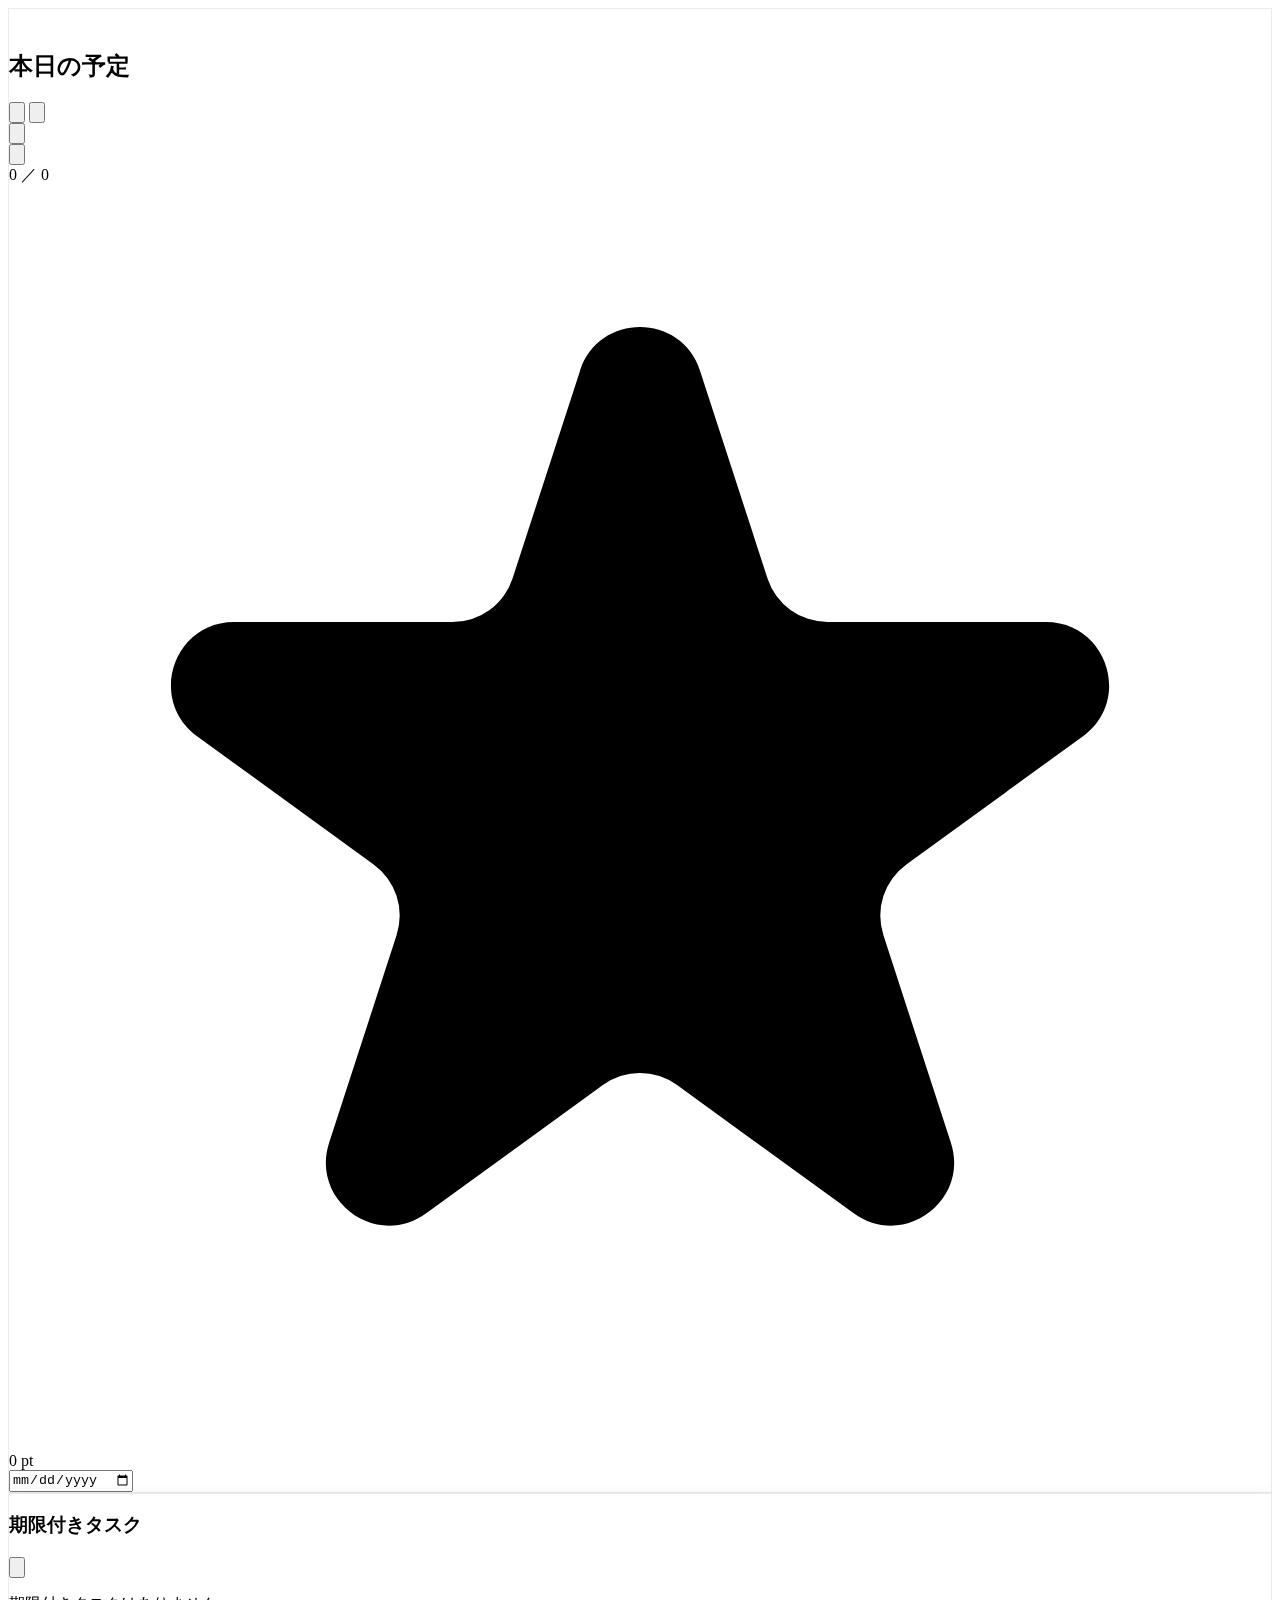
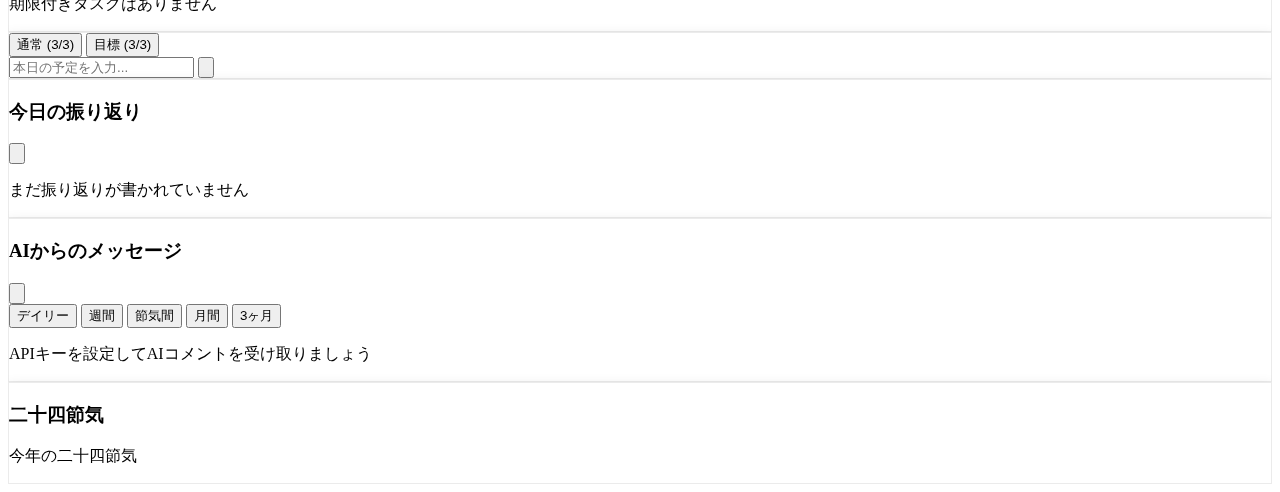
<file: index-original.html>
<!DOCTYPE html>
<html lang="ja">
<head>
    <meta charset="UTF-8">
    <meta name="viewport" content="width=device-width, initial-scale=1.0, maximum-scale=1.0, user-scalable=no">
    <title>二十四節気タスク管理</title>
    
    <!-- PWA設定 -->
    <link rel="manifest" href="manifest.json">
    <meta name="theme-color" content="#1f2937">
    <meta name="apple-mobile-web-app-capable" content="yes">
    <meta name="apple-mobile-web-app-status-bar-style" content="default">
    <meta name="apple-mobile-web-app-title" content="二十四節気">

    <!-- Favicon Links: Added for bookmarking and browser tabs -->
    <link rel="icon" href="data:image/svg+xml,%3Csvg xmlns='http://www.w3.org/2000/svg' viewBox='0 0 100 100'%3E%3Crect width='100' height='100' rx='20' fill='%23fdfdfd'/%3E%3Cpath d='M 50 0 A 50 50 0 0 1 100 50 L 50 50 Z' fill='%23a7e0e8'/%3E%3Cpath d='M 100 50 A 50 50 0 0 1 50 100 L 50 50 Z' fill='%23e09a73'/%3E%3Cpath d='M 50 100 A 50 50 0 0 1 0 50 L 50 50 Z' fill='%23ddebf0'/%3E%3Cpath d='M 0 50 A 50 50 0 0 1 50 0 L 50 50 Z' fill='%23ffd9e1'/%3E%3Ccircle cx='50' cy='50' r='22' fill='%23fdfdfd'/%3E%3Ctext x='50' y='62' font-family='Shippori Mincho, serif' font-size='38' fill='%234a4a4a' text-anchor='middle'%3E暦%3C/text%3E%3C/svg%3E">
    <link rel="apple-touch-icon" href="data:image/svg+xml,%3Csvg xmlns='http://www.w3.org/2000/svg' viewBox='0 0 100 100'%3E%3Crect width='100' height='100' rx='20' fill='%23fdfdfd'/%3E%3Cpath d='M 50 0 A 50 50 0 0 1 100 50 L 50 50 Z' fill='%23a7e0e8'/%3E%3Cpath d='M 100 50 A 50 50 0 0 1 50 100 L 50 50 Z' fill='%23e09a73'/%3E%3Cpath d='M 50 100 A 50 50 0 0 1 0 50 L 50 50 Z' fill='%23ddebf0'/%3E%3Cpath d='M 0 50 A 50 50 0 0 1 50 0 L 50 50 Z' fill='%23ffd9e1'/%3E%3Ccircle cx='50' cy='50' r='22' fill='%23fdfdfd'/%3E%3Ctext x='50' y='62' font-family='Shippori Mincho, serif' font-size='38' fill='%234a4a4a' text-anchor='middle'%3E暦%3C/text%3E%3C/svg%3E">
    
    <script src="https://cdn.tailwindcss.com"></script>
    <style>
        @import url('https://fonts.googleapis.com/css2?family=Shippori+Mincho:wght@400;700&family=Zen+Old+Mincho&display=swap');
        
        body {
            font-family: 'Shippori Mincho', serif;
            touch-action: manipulation;
            -webkit-tap-highlight-color: transparent;
        }
        
        .sekki-title {
            font-family: 'Zen Old Mincho', serif;
        }
        
        /* 24節気ごとの背景 */
        /* 春 - Spring */
        .bg-立春 { /* 立春 - Beginning of Spring */
            background: 
                radial-gradient(circle at 30% 70%, rgba(255, 182, 193, 0.3) 0%, transparent 40%),
                radial-gradient(circle at 70% 30%, rgba(255, 218, 185, 0.25) 0%, transparent 45%),
                linear-gradient(135deg, #fff0f5 0%, #ffe4e1 100%);
        }
        .bg-雨水 { /* 雨水 - Rain Water */
            background:
                radial-gradient(ellipse at 20% 80%, rgba(173, 216, 230, 0.3) 0%, transparent 50%),
                radial-gradient(ellipse at 80% 20%, rgba(135, 206, 250, 0.25) 0%, transparent 40%),
                linear-gradient(180deg, #e6f3ff 0%, #f0f8ff 100%);
        }
        .bg-啓蟄 { /* 啓蟄 - Awakening of Insects */
            background:
                radial-gradient(circle at 25% 75%, rgba(144, 238, 144, 0.3) 0%, transparent 40%),
                radial-gradient(circle at 75% 25%, rgba(152, 251, 152, 0.25) 0%, transparent 45%),
                linear-gradient(135deg, #f0fff0 0%, #e8f5e8 100%);
        }
        .bg-春分 { /* 春分 - Spring Equinox */
            background:
                radial-gradient(circle at 50% 50%, rgba(255, 192, 203, 0.3) 0%, transparent 50%),
                radial-gradient(circle at 20% 80%, rgba(255, 182, 193, 0.25) 0%, transparent 40%),
                radial-gradient(circle at 80% 20%, rgba(255, 218, 185, 0.25) 0%, transparent 40%),
                linear-gradient(135deg, #fff5ee 0%, #ffe4e1 100%);
        }
        .bg-清明 { /* 清明 - Clear and Bright */
            background:
                radial-gradient(circle at 30% 60%, rgba(255, 228, 225, 0.4) 0%, transparent 50%),
                radial-gradient(circle at 70% 40%, rgba(255, 192, 203, 0.3) 0%, transparent 45%),
                linear-gradient(120deg, #fff5f5 0%, #ffe0e6 100%);
        }
        .bg-穀雨 { /* 穀雨 - Grain Rain */
            background:
                radial-gradient(ellipse at 40% 60%, rgba(135, 206, 235, 0.3) 0%, transparent 45%),
                radial-gradient(ellipse at 60% 40%, rgba(176, 224, 230, 0.3) 0%, transparent 50%),
                linear-gradient(180deg, #e6f7ff 0%, #f0ffff 100%);
        }
        
        /* 夏 - Summer */
        .bg-立夏 { /* 立夏 - Beginning of Summer */
            background:
                radial-gradient(circle at 30% 70%, rgba(144, 238, 144, 0.35) 0%, transparent 45%),
                radial-gradient(circle at 70% 30%, rgba(124, 252, 0, 0.25) 0%, transparent 40%),
                linear-gradient(135deg, #f0fff4 0%, #e6ffe6 100%);
        }
        .bg-小満 { /* 小満 - Grain Buds */
            background:
                radial-gradient(circle at 25% 75%, rgba(255, 215, 0, 0.25) 0%, transparent 40%),
                radial-gradient(circle at 75% 25%, rgba(255, 255, 224, 0.3) 0%, transparent 45%),
                linear-gradient(120deg, #fffef0 0%, #fff8dc 100%);
        }
        .bg-芒種 { /* 芒種 - Grain in Ear */
            background:
                radial-gradient(ellipse at 50% 80%, rgba(189, 183, 107, 0.3) 0%, transparent 50%),
                radial-gradient(ellipse at 50% 20%, rgba(238, 232, 170, 0.25) 0%, transparent 45%),
                linear-gradient(180deg, #f5f5dc 0%, #fafad2 100%);
        }
        .bg-夏至 { /* 夏至 - Summer Solstice */
            background:
                radial-gradient(ellipse at 50% 10%, rgba(255, 223, 0, 0.4) 0%, transparent 35%),
                radial-gradient(circle at 30% 90%, rgba(135, 206, 250, 0.3) 0%, transparent 50%),
                radial-gradient(circle at 70% 90%, rgba(0, 191, 255, 0.25) 0%, transparent 45%),
                linear-gradient(to bottom, #fff8dc 0%, #e0f7fa 100%);
        }
        .bg-小暑 { /* 小暑 - Minor Heat */
            background:
                radial-gradient(circle at 20% 80%, rgba(255, 160, 122, 0.3) 0%, transparent 40%),
                radial-gradient(circle at 80% 20%, rgba(255, 218, 185, 0.3) 0%, transparent 45%),
                linear-gradient(135deg, #fff5ee 0%, #ffe4b5 100%);
        }
        .bg-大暑 { /* 大暑 - Major Heat */
            background:
                radial-gradient(ellipse at 50% 0%, rgba(255, 140, 0, 0.35) 0%, transparent 40%),
                radial-gradient(circle at 25% 100%, rgba(255, 69, 0, 0.2) 0%, transparent 50%),
                radial-gradient(circle at 75% 100%, rgba(255, 99, 71, 0.2) 0%, transparent 50%),
                linear-gradient(180deg, #fff4e6 0%, #ffe0cc 100%);
        }
        
        /* 秋 - Autumn */
        .bg-立秋 { /* 立秋 - Beginning of Autumn */
            background:
                radial-gradient(circle at 30% 70%, rgba(255, 222, 173, 0.35) 0%, transparent 45%),
                radial-gradient(circle at 70% 30%, rgba(255, 228, 181, 0.3) 0%, transparent 40%),
                linear-gradient(135deg, #fffaf0 0%, #ffefd5 100%);
        }
        .bg-処暑 { /* 処暑 - End of Heat */
            background:
                radial-gradient(ellipse at 40% 60%, rgba(176, 196, 222, 0.3) 0%, transparent 45%),
                radial-gradient(ellipse at 60% 40%, rgba(176, 224, 230, 0.25) 0%, transparent 40%),
                linear-gradient(120deg, #f0f8ff 0%, #e6e6fa 100%);
        }
        .bg-白露 { /* 白露 - White Dew */
            background:
                radial-gradient(circle at 25% 75%, rgba(245, 245, 245, 0.5) 0%, transparent 35%),
                radial-gradient(circle at 75% 25%, rgba(220, 220, 220, 0.3) 0%, transparent 40%),
                linear-gradient(135deg, #f8f8ff 0%, #f0f0f0 100%);
        }
        .bg-秋分 { /* 秋分 - Autumn Equinox */
            background:
                radial-gradient(circle at 20% 80%, rgba(255, 140, 0, 0.25) 0%, transparent 40%),
                radial-gradient(circle at 50% 50%, rgba(255, 215, 0, 0.2) 0%, transparent 50%),
                radial-gradient(circle at 80% 20%, rgba(218, 165, 32, 0.25) 0%, transparent 40%),
                linear-gradient(135deg, #fffaf0 0%, #fff8dc 100%);
        }
        .bg-寒露 { /* 寒露 - Cold Dew */
            background:
                radial-gradient(ellipse at 30% 70%, rgba(221, 160, 221, 0.3) 0%, transparent 45%),
                radial-gradient(ellipse at 70% 30%, rgba(186, 85, 211, 0.2) 0%, transparent 40%),
                linear-gradient(120deg, #f8f0ff 0%, #f0e6ff 100%);
        }
        .bg-霜降 { /* 霜降 - Frost Descent */
            background:
                radial-gradient(circle at 40% 60%, rgba(230, 230, 250, 0.4) 0%, transparent 50%),
                radial-gradient(circle at 60% 40%, rgba(216, 191, 216, 0.3) 0%, transparent 45%),
                linear-gradient(180deg, #f0f0ff 0%, #e6e6fa 100%);
        }
        
        /* 冬 - Winter */
        .bg-立冬 { /* 立冬 - Beginning of Winter */
            background:
                radial-gradient(circle at 30% 70%, rgba(176, 196, 222, 0.35) 0%, transparent 45%),
                radial-gradient(circle at 70% 30%, rgba(173, 216, 230, 0.3) 0%, transparent 40%),
                linear-gradient(135deg, #f0f8ff 0%, #e0efff 100%);
        }
        .bg-小雪 { /* 小雪 - Minor Snow */
            background:
                radial-gradient(circle at 25% 75%, rgba(248, 248, 255, 0.5) 0%, transparent 40%),
                radial-gradient(circle at 75% 25%, rgba(240, 248, 255, 0.4) 0%, transparent 45%),
                linear-gradient(120deg, #f8f8ff 0%, #f0f8ff 100%);
        }
        .bg-大雪 { /* 大雪 - Major Snow */
            background:
                radial-gradient(ellipse at 50% 50%, rgba(255, 255, 255, 0.6) 0%, transparent 50%),
                radial-gradient(circle at 20% 80%, rgba(240, 248, 255, 0.4) 0%, transparent 40%),
                radial-gradient(circle at 80% 20%, rgba(248, 248, 255, 0.4) 0%, transparent 40%),
                linear-gradient(180deg, #ffffff 0%, #f0f8ff 100%);
        }
        .bg-冬至 { /* 冬至 - Winter Solstice */
            background:
                radial-gradient(ellipse at 50% 90%, rgba(70, 130, 180, 0.25) 0%, transparent 50%),
                radial-gradient(circle at 25% 25%, rgba(100, 149, 237, 0.2) 0%, transparent 40%),
                radial-gradient(circle at 75% 25%, rgba(65, 105, 225, 0.2) 0%, transparent 40%),
                linear-gradient(to top, #e6f0ff 0%, #f0f4ff 100%);
        }
        .bg-小寒 { /* 小寒 - Minor Cold */
            background:
                radial-gradient(circle at 30% 70%, rgba(135, 206, 235, 0.3) 0%, transparent 45%),
                radial-gradient(circle at 70% 30%, rgba(176, 224, 230, 0.25) 0%, transparent 40%),
                linear-gradient(135deg, #e6f3ff 0%, #e0f0ff 100%);
        }
        .bg-大寒 { /* 大寒 - Major Cold */
            background:
                radial-gradient(ellipse at 50% 50%, rgba(112, 128, 144, 0.2) 0%, transparent 60%),
                radial-gradient(circle at 10% 90%, rgba(119, 136, 153, 0.25) 0%, transparent 40%),
                radial-gradient(circle at 90% 10%, rgba(176, 196, 222, 0.25) 0%, transparent 40%),
                linear-gradient(135deg, #e8ecf0 0%, #e0e8f0 100%);
        }
        
        /* 共通背景スタイル */
        [class*="bg-"] {
            position: relative;
            overflow: hidden;
            transition: all 1s ease;
        }
        
        /* 季節のアニメーション背景 */
        .season-animation {
            position: fixed;
            top: 0;
            left: 0;
            width: 100%;
            height: 100%;
            pointer-events: none;
            z-index: 5;
            overflow: hidden;
        }
        
        /* 冬 - 小寒 */
        .ice-crystal {
            position: absolute;
            width: 20px;
            height: 20px;
            opacity: 0;
            animation: gentleSnowDrift 8s linear infinite;
        }
        .ice-crystal::before {
            content: '';
            position: absolute;
            width: 100%;
            height: 2px;
            background: linear-gradient(90deg, transparent, rgba(255,255,255,0.8), transparent);
            top: 50%;
            left: 50%;
            transform: translate(-50%, -50%);
            box-shadow: 0 0 10px rgba(173, 216, 230, 0.5);
        }
        .ice-crystal::after {
            content: '';
            position: absolute;
            width: 100%;
            height: 2px;
            background: linear-gradient(90deg, transparent, rgba(255,255,255,0.8), transparent);
            top: 50%;
            left: 50%;
            transform: translate(-50%, -50%) rotate(60deg);
        }
        
        /* 冬 - 大寒 */
        .icicle {
            position: absolute;
            width: 3px;
            height: 40px;
            background: linear-gradient(to bottom, rgba(200,230,255,0.9), rgba(255,255,255,0.6));
            border-radius: 0 0 50% 50%;
            opacity: 0;
            animation: icicleForm 10s ease-in-out infinite;
            transform-origin: top;
        }
        .water-drop {
            position: absolute;
            width: 6px;
            height: 8px;
            background: radial-gradient(circle at 30% 30%, rgba(135, 206, 250, 0.8), rgba(100, 149, 237, 0.6));
            border-radius: 50% 50% 50% 50% / 60% 60% 40% 40%;
            opacity: 0;
            animation: dropFall 3s ease-in infinite;
        }
        
        /* 春 - 立春 */
        .plum-blossom {
            position: absolute;
            width: 25px;
            height: 25px;
            opacity: 0;
            animation: blossomBloom 6s ease-in-out infinite;
        }
        .plum-blossom::before {
            content: '';
            position: absolute;
            width: 100%;
            height: 100%;
            background: radial-gradient(circle at center, #ffb3ba 0%, #ff6b9d 70%);
            border-radius: 50% 0;
            transform: rotate(0deg);
        }
        .plum-blossom::after {
            content: '';
            position: absolute;
            width: 100%;
            height: 100%;
            background: radial-gradient(circle at center, #ffb3ba 0%, #ff6b9d 70%);
            border-radius: 50% 0;
            transform: rotate(72deg);
        }
        
        /* 春 - 雨水 */
        .rain-drop {
            position: absolute;
            width: 4px;
            height: 15px;
            background: linear-gradient(to bottom, transparent, rgba(135, 206, 250, 0.6));
            border-radius: 0 0 50% 50%;
            opacity: 0;
            animation: springRain 2s linear infinite;
        }
        .sprout {
            position: absolute;
            width: 10px;
            height: 20px;
            background: linear-gradient(to top, #228b22, #90ee90);
            border-radius: 0 100% 0 100%;
            transform-origin: bottom;
            opacity: 0;
            animation: sproutGrow 5s ease-out infinite;
        }
        
        /* 春 - 啓蟄 */
        .soil-mound {
            position: absolute;
            width: 40px;
            height: 20px;
            background: radial-gradient(ellipse at center, #8b4513, #a0522d);
            border-radius: 50% 50% 0 0;
            opacity: 0;
            animation: moundPulse 4s ease-in-out infinite;
        }
        .insect {
            position: absolute;
            width: 8px;
            height: 8px;
            background: #333;
            border-radius: 50%;
            opacity: 0;
            animation: insectCrawl 6s ease-in-out infinite;
        }
        
        /* 春 - 春分 */
        .swallow {
            position: absolute;
            width: 30px;
            height: 20px;
            opacity: 0;
            animation: swallowFly 8s ease-in-out infinite;
        }
        .swallow::before {
            content: '';
            position: absolute;
            width: 100%;
            height: 3px;
            background: #333;
            transform: rotate(-20deg);
            top: 50%;
        }
        .swallow::after {
            content: '';
            position: absolute;
            width: 100%;
            height: 3px;
            background: #333;
            transform: rotate(20deg);
            top: 50%;
        }
        
        /* 春 - 清明 */
        .sakura-petal {
            position: absolute;
            width: 20px;
            height: 20px;
            background: radial-gradient(circle at 30% 30%, #ffb7c5 0%, #ffc0cb 50%, rgba(255, 192, 203, 0.8) 100%);
            border-radius: 0 100% 0 100%;
            opacity: 0;
            animation: sakuraFall 5s linear infinite;
        }
        .young-leaf {
            position: absolute;
            width: 15px;
            height: 20px;
            background: linear-gradient(135deg, #90ee90, #228b22);
            border-radius: 0 100% 0 100%;
            opacity: 0;
            animation: leafFloat 6s ease-in-out infinite;
        }
        
        /* 春 - 穀雨 */
        .grain-rain {
            position: absolute;
            width: 3px;
            height: 20px;
            background: linear-gradient(to bottom, transparent, rgba(70, 130, 180, 0.6));
            opacity: 0;
            animation: gentleRain 1.5s linear infinite;
        }
        .ripple {
            position: absolute;
            width: 20px;
            height: 10px;
            border: 2px solid rgba(70, 130, 180, 0.4);
            border-radius: 50%;
            opacity: 0;
            animation: waterRipple 3s ease-out infinite;
        }
        
        /* 夏 - 立夏 */
        .fresh-green {
            position: absolute;
            width: 25px;
            height: 30px;
            background: linear-gradient(to top, #228b22, #32cd32, #00ff00);
            border-radius: 0 80% 0 80%;
            opacity: 0;
            animation: leafDance 4s ease-in-out infinite;
        }
        .frog {
            position: absolute;
            width: 15px;
            height: 15px;
            background: radial-gradient(circle, #228b22, #006400);
            border-radius: 50%;
            opacity: 0;
            animation: frogJump 3s ease-in-out infinite;
        }
        
        /* 夏 - 小満 */
        .wheat-stalk {
            position: absolute;
            width: 3px;
            height: 40px;
            background: linear-gradient(to top, #8b7355, #daa520);
            opacity: 0;
            animation: wheatWave 3s ease-in-out infinite;
            transform-origin: bottom;
        }
        .wheat-grain {
            position: absolute;
            width: 8px;
            height: 12px;
            background: radial-gradient(ellipse, #ffd700, #daa520);
            border-radius: 50%;
            top: -12px;
            left: -2.5px;
        }
        
        /* 夏 - 芒種 */
        .rice-seedling {
            position: absolute;
            width: 2px;
            height: 30px;
            background: linear-gradient(to top, #3cb371, #90ee90);
            opacity: 0;
            animation: seedlingGrow 4s ease-out infinite;
            transform-origin: bottom;
        }
        .water-reflection {
            position: absolute;
            width: 100%;
            height: 2px;
            background: linear-gradient(90deg, transparent, rgba(135, 206, 250, 0.5), transparent);
            opacity: 0;
            animation: waterShimmer 2s linear infinite;
        }
        
        /* 夏 - 夏至 */
        .cumulonimbus {
            position: absolute;
            width: 80px;
            height: 60px;
            background: radial-gradient(ellipse at center bottom, #fff, #e0e0e0);
            border-radius: 50%;
            opacity: 0;
            animation: cloudGrow 8s ease-in-out infinite;
            box-shadow: 0 0 20px rgba(0,0,0,0.1);
        }
        .lightning {
            position: absolute;
            width: 2px;
            height: 40px;
            background: linear-gradient(to bottom, #ffeb3b, #fff);
            opacity: 0;
            animation: lightningFlash 6s ease-in-out infinite;
            clip-path: polygon(40% 0, 60% 40%, 100% 45%, 0 100%, 30% 60%, 0 55%);
        }
        
        /* 夏 - 小暑 */
        .wind-chime {
            position: absolute;
            width: 30px;
            height: 40px;
            opacity: 0;
            animation: chimeSwing 3s ease-in-out infinite;
            transform-origin: top;
        }
        .wind-chime::before {
            content: '';
            position: absolute;
            width: 20px;
            height: 20px;
            background: radial-gradient(circle, #4169e1, #1e90ff);
            border-radius: 50% 50% 80% 80%;
            top: 0;
            left: 5px;
        }
        .wind-chime::after {
            content: '';
            position: absolute;
            width: 15px;
            height: 15px;
            background: #fff;
            top: 25px;
            left: 7.5px;
            border-radius: 0 0 50% 50%;
        }
        
        /* 夏 - 大暑 */
        .heat-wave {
            position: absolute;
            width: 100%;
            height: 4px;
            background: linear-gradient(90deg, transparent, rgba(255, 69, 0, 0.3), transparent);
            opacity: 0;
            animation: heatShimmer 2s ease-in-out infinite;
        }
        .cicada {
            position: absolute;
            width: 15px;
            height: 25px;
            background: linear-gradient(to bottom, #8b4513, #d2691e);
            border-radius: 50% 50% 40% 40%;
            opacity: 0;
            animation: cicadaPulse 1s ease-in-out infinite;
        }
        
        /* 秋 - 立秋 */
        .sunset-cloud {
            position: absolute;
            width: 60px;
            height: 20px;
            background: linear-gradient(to right, #ff6b6b, #ff8c42, #ffd93d);
            border-radius: 50px;
            opacity: 0;
            animation: cloudDrift 10s linear infinite;
        }
        .dragonfly {
            position: absolute;
            width: 30px;
            height: 4px;
            background: #4169e1;
            opacity: 0;
            animation: dragonflyFlight 5s ease-in-out infinite;
        }
        .dragonfly::before,
        .dragonfly::after {
            content: '';
            position: absolute;
            width: 15px;
            height: 10px;
            background: rgba(135, 206, 250, 0.5);
            border-radius: 50%;
            top: -3px;
        }
        .dragonfly::before { left: -5px; }
        .dragonfly::after { right: -5px; }
        
        /* 秋 - 処暑 */
        .rice-ear {
            position: absolute;
            width: 4px;
            height: 50px;
            background: linear-gradient(to top, #8b7355, #daa520);
            opacity: 0;
            animation: riceBow 4s ease-in-out infinite;
            transform-origin: bottom;
        }
        .rice-ear::before {
            content: '';
            position: absolute;
            width: 20px;
            height: 15px;
            background: radial-gradient(ellipse, #ffd700, #daa520);
            border-radius: 50%;
            top: -10px;
            left: -8px;
            transform: rotate(15deg);
        }
        
        /* 秋 - 白露 */
        .dew-drop {
            position: absolute;
            width: 10px;
            height: 10px;
            background: radial-gradient(circle at 30% 30%, rgba(255, 255, 255, 0.9), rgba(220, 220, 220, 0.6));
            border-radius: 50%;
            opacity: 0;
            animation: dewTremble 3s ease-in-out infinite;
            box-shadow: 0 0 10px rgba(255, 255, 255, 0.5);
        }
        
        /* 秋 - 秋分 */
        .red-spider-lily {
            position: absolute;
            width: 30px;
            height: 40px;
            opacity: 0;
            animation: lilyBloom 6s ease-in-out infinite;
        }
        .red-spider-lily::before {
            content: '';
            position: absolute;
            width: 3px;
            height: 100%;
            background: #228b22;
            left: 50%;
            transform: translateX(-50%);
        }
        .red-spider-lily::after {
            content: '';
            position: absolute;
            width: 30px;
            height: 20px;
            background: radial-gradient(circle, #dc143c, #ff0000);
            border-radius: 0 0 50% 50%;
            top: 0;
            clip-path: polygon(50% 0%, 0% 100%, 20% 100%, 50% 30%, 80% 100%, 100% 100%);
        }
        
        /* 秋 - 寒露 */
        .wild-geese {
            position: absolute;
            width: 100px;
            height: 50px;
            opacity: 0;
            animation: geeseFly 12s linear infinite;
        }
        .wild-geese::before,
        .wild-geese::after {
            content: 'V';
            position: absolute;
            font-size: 20px;
            color: #333;
            transform: scaleX(3) scaleY(0.5);
        }
        .wild-geese::before { left: 0; }
        .wild-geese::after { left: 30px; top: -10px; }
        
        /* 秋 - 霜降 */
        .autumn-leaf {
            position: absolute;
            width: 25px;
            height: 25px;
            background: linear-gradient(135deg, #d2691e 0%, #ff6347 50%, #ff8c00 100%);
            clip-path: polygon(50% 0%, 60% 35%, 98% 35%, 68% 57%, 79% 91%, 50% 70%, 21% 91%, 32% 57%, 2% 35%, 40% 35%);
            opacity: 0;
            animation: autumnFall 5s linear infinite;
        }
        .frost {
            position: absolute;
            width: 15px;
            height: 15px;
            background: radial-gradient(circle, rgba(255,255,255,0.9), transparent);
            opacity: 0;
            animation: frostForm 4s ease-in-out infinite;
        }
        
        /* 冬 - 立冬 */
        .bare-branch {
            position: absolute;
            width: 60px;
            height: 40px;
            opacity: 0;
            animation: branchSway 8s ease-in-out infinite;
        }
        .bare-branch::before {
            content: '';
            position: absolute;
            width: 3px;
            height: 100%;
            background: #8b4513;
            transform: rotate(-30deg);
            transform-origin: bottom;
        }
        .bare-branch::after {
            content: '';
            position: absolute;
            width: 2px;
            height: 60%;
            background: #8b4513;
            transform: rotate(45deg);
            transform-origin: bottom;
            left: 20px;
        }
        
        /* 冬 - 小雪 */
        .light-snow {
            position: absolute;
            width: 8px;
            height: 8px;
            background: radial-gradient(circle, rgba(255,255,255,0.9), rgba(240,248,255,0.7));
            border-radius: 50%;
            opacity: 0;
            animation: lightSnowFall 6s linear infinite;
        }
        
        /* 冬 - 大雪 */
        .heavy-snow {
            position: absolute;
            width: 15px;
            height: 15px;
            background: radial-gradient(circle, #fff, rgba(240,248,255,0.8));
            border-radius: 50%;
            opacity: 0;
            animation: heavySnowFall 4s linear infinite;
            box-shadow: 0 0 10px rgba(255,255,255,0.5);
        }
        
        /* 冬 - 冬至 */
        .candle-flame {
            position: absolute;
            width: 20px;
            height: 30px;
            background: radial-gradient(ellipse at bottom, #ff6347, #ff8c00, transparent);
            border-radius: 50% 50% 50% 50% / 60% 60% 40% 40%;
            opacity: 0;
            animation: flameFlicker 2s ease-in-out infinite;
            transform-origin: bottom;
        }
        .yuzu {
            position: absolute;
            width: 25px;
            height: 25px;
            background: radial-gradient(circle at 30% 30%, #ffd700, #ffa500);
            border-radius: 50%;
            opacity: 0;
            animation: yuzuFloat 5s ease-in-out infinite;
            box-shadow: 0 0 15px rgba(255,215,0,0.3);
        }
        
        /* 冬のアニメーション */
        @keyframes gentleSnowDrift {
            0% { transform: translateY(-20px) translateX(0) rotate(0deg); opacity: 0; }
            10% { opacity: 0.8; }
            100% { transform: translateY(calc(100vh + 20px)) translateX(50px) rotate(360deg); opacity: 0; }
        }
        @keyframes icicleForm {
            0%, 100% { transform: scaleY(1); }
            50% { transform: scaleY(1.1); }
        }
        @keyframes dropFall {
            0% { transform: translateY(0); opacity: 0; }
            10% { opacity: 1; }
            100% { transform: translateY(100vh); opacity: 0; }
        }
        
        /* 春のアニメーション */
        @keyframes blossomBloom {
            0%, 100% { transform: scale(0) rotate(0deg); opacity: 0; }
            50% { transform: scale(1) rotate(180deg); opacity: 0.8; }
        }
        @keyframes springRain {
            0% { transform: translateY(-10px); opacity: 0; }
            10% { opacity: 0.6; }
            100% { transform: translateY(100vh); opacity: 0; }
        }
        @keyframes sproutGrow {
            0% { transform: scaleY(0); opacity: 0; }
            50% { transform: scaleY(1); opacity: 0.8; }
            100% { transform: scaleY(1) rotate(5deg); opacity: 0.6; }
        }
        @keyframes moundPulse {
            0%, 100% { transform: scale(1); opacity: 0.6; }
            50% { transform: scale(1.1); opacity: 0.8; }
        }
        @keyframes insectCrawl {
            0% { transform: translateX(-50px); opacity: 0; }
            50% { transform: translateX(50px); opacity: 0.8; }
            100% { transform: translateX(150px); opacity: 0; }
        }
        @keyframes swallowFly {
            0% { transform: translateX(-100px) translateY(0); opacity: 0; }
            50% { transform: translateX(50vw) translateY(-20px); opacity: 0.8; }
            100% { transform: translateX(100vw) translateY(0); opacity: 0; }
        }
        @keyframes sakuraFall {
            0% { transform: translateY(-20px) translateX(0) rotate(-45deg); opacity: 0; }
            10% { opacity: 0.8; }
            90% { opacity: 0.8; }
            100% { transform: translateY(calc(100vh + 20px)) translateX(100px) rotate(315deg); opacity: 0; }
        }
        @keyframes leafFloat {
            0%, 100% { transform: translateY(0) rotate(0deg); }
            50% { transform: translateY(-30px) rotate(180deg); }
        }
        @keyframes gentleRain {
            0% { transform: translateY(-10px); opacity: 0; }
            100% { transform: translateY(100vh); opacity: 0.6; }
        }
        @keyframes waterRipple {
            0% { transform: scale(0); opacity: 0.8; }
            100% { transform: scale(3); opacity: 0; }
        }
        
        /* 夏のアニメーション */
        @keyframes leafDance {
            0%, 100% { transform: rotate(-5deg); opacity: 0.8; }
            50% { transform: rotate(5deg); opacity: 0.9; }
        }
        @keyframes frogJump {
            0%, 100% { transform: translateY(0); opacity: 0.7; }
            50% { transform: translateY(-30px); opacity: 0.9; }
        }
        @keyframes wheatWave {
            0%, 100% { transform: rotate(-5deg); }
            50% { transform: rotate(5deg); }
        }
        @keyframes seedlingGrow {
            0% { transform: scaleY(0); opacity: 0; }
            100% { transform: scaleY(1); opacity: 0.8; }
        }
        @keyframes waterShimmer {
            0% { transform: translateX(-100%); }
            100% { transform: translateX(100%); }
        }
        @keyframes cloudGrow {
            0%, 100% { transform: scale(1); opacity: 0.7; }
            50% { transform: scale(1.2); opacity: 0.9; }
        }
        @keyframes lightningFlash {
            0%, 90%, 100% { opacity: 0; }
            92%, 95% { opacity: 1; }
        }
        @keyframes chimeSwing {
            0%, 100% { transform: rotate(-10deg); }
            50% { transform: rotate(10deg); }
        }
        @keyframes heatShimmer {
            0%, 100% { transform: scaleY(1); opacity: 0.3; }
            50% { transform: scaleY(1.5); opacity: 0.5; }
        }
        @keyframes cicadaPulse {
            0%, 100% { transform: scale(1); opacity: 0.8; }
            50% { transform: scale(1.1); opacity: 1; }
        }
        
        /* 秋のアニメーション */
        @keyframes cloudDrift {
            0% { transform: translateX(-100px); opacity: 0; }
            10% { opacity: 0.7; }
            90% { opacity: 0.7; }
            100% { transform: translateX(100vw); opacity: 0; }
        }
        @keyframes dragonflyFlight {
            0% { transform: translateX(-50px) translateY(0); opacity: 0; }
            25% { transform: translateX(25vw) translateY(-10px); opacity: 0.8; }
            50% { transform: translateX(50vw) translateY(0); opacity: 0.8; }
            75% { transform: translateX(75vw) translateY(10px); opacity: 0.8; }
            100% { transform: translateX(100vw) translateY(0); opacity: 0; }
        }
        @keyframes riceBow {
            0%, 100% { transform: rotate(0deg); }
            50% { transform: rotate(-10deg); }
        }
        @keyframes dewTremble {
            0%, 100% { transform: translateY(0); }
            50% { transform: translateY(2px); }
        }
        @keyframes lilyBloom {
            0%, 100% { transform: scale(0.8) rotate(0deg); opacity: 0; }
            50% { transform: scale(1) rotate(5deg); opacity: 0.9; }
        }
        @keyframes geeseFly {
            0% { transform: translateX(-100px) translateY(0); opacity: 0; }
            10% { opacity: 0.8; }
            90% { opacity: 0.8; }
            100% { transform: translateX(100vw) translateY(-50px); opacity: 0; }
        }
        @keyframes autumnFall {
            0% { transform: translateY(-30px) translateX(0) rotate(0deg); opacity: 0; }
            10% { opacity: 0.9; }
            90% { opacity: 0.9; }
            100% { transform: translateY(calc(100vh + 30px)) translateX(-80px) rotate(360deg); opacity: 0; }
        }
        @keyframes frostForm {
            0%, 100% { transform: scale(0); opacity: 0; }
            50% { transform: scale(1); opacity: 0.6; }
        }
        @keyframes branchSway {
            0%, 100% { transform: rotate(-2deg); }
            50% { transform: rotate(2deg); }
        }
        @keyframes lightSnowFall {
            0% { transform: translateY(-20px) translateX(0); opacity: 0; }
            10% { opacity: 0.7; }
            100% { transform: translateY(100vh) translateX(20px); opacity: 0; }
        }
        @keyframes heavySnowFall {
            0% { transform: translateY(-30px); opacity: 0; }
            10% { opacity: 0.9; }
            100% { transform: translateY(100vh); opacity: 0.7; }
        }
        @keyframes flameFlicker {
            0%, 100% { transform: scaleY(1) scaleX(1); opacity: 0.8; }
            50% { transform: scaleY(1.1) scaleX(0.9); opacity: 0.9; }
        }
        @keyframes yuzuFloat {
            0%, 100% { transform: translateY(0) rotate(0deg); }
            50% { transform: translateY(-10px) rotate(180deg); }
        }
        
        /* 波紋エフェクト */
        @keyframes ripple {
            0% { transform: scale(0); opacity: 1; }
            100% { transform: scale(4); opacity: 0; }
        }
        .ripple {
            position: absolute;
            border-radius: 50%;
            background: rgba(255, 255, 255, 0.3);
            animation: ripple 1s ease-out;
        }
        
        /* 和紙風カード */
        .washi-card {
            background: repeating-linear-gradient(90deg, rgba(255,255,255,0.9), rgba(255,255,255,0.9) 1px, rgba(255,255,255,0.95) 1px, rgba(255,255,255,0.95) 3px), rgba(255,255,255,0.92);
            backdrop-filter: blur(8px);
            box-shadow: 0 3px 12px rgba(0,0,0,0.1), inset 0 1px 0 rgba(255,255,255,0.5);  
            border: 1px solid rgba(0,0,0,0.08);  
        }
        
        /* スマホ用調整 */
        @media (max-width: 640px) {
            .task-text-lg { font-size: 1.05rem; line-height: 1.55; }  
            .button-large { min-height: 48px; font-size: 1rem; }
            .sekki-grid { grid-template-columns: repeat(3, 1fr) !important; }
            .mobile-compact { padding: 0.75rem !important; }
            .mobile-text-sm { font-size: 0.875rem !important; }
            .mobile-gap-2 { gap: 0.5rem !important; }
            .point-display-mobile { 
                flex-direction: column !important; 
                align-items: flex-start !important;
                gap: 0.5rem !important;
            }
        }
        
        @media (hover: none) {
            .wa-button:active { transform: scale(0.95); }
        }
        
        /* ポイント選択ボタン */
        .point-select-button {
            position: relative;
            overflow: hidden;
            transition: all 0.2s ease;
        }
        .point-select-button:hover {
            transform: translateY(-2px);
            box-shadow: 0 4px 12px rgba(0,0,0,0.1);
        }
        .point-select-button:active {
            transform: translateY(0);
        }
        
        /* 日付表示の強調 */
        #calendarToggle {
            min-width: 120px;
            position: relative;
        }
        #calendarToggle.bg-amber-50::after {
            content: '今日';
            position: absolute;
            top: -8px;
            right: -8px;
            background: #f59e0b;
            color: white;
            font-size: 10px;
            padding: 2px 6px;
            border-radius: 10px;
            font-weight: bold;
        }
        
        @keyframes fadeInUp {
            from { opacity: 0; transform: translateY(30px); }
            to { opacity: 1; transform: translateY(0); }
        }
        .animate-fadeInUp { animation: fadeInUp 0.8s ease-out forwards; }
        
        /* チェックボックス */
        .wa-checkbox {
            border: 2px solid #8b7355;
            position: relative;
            transition: all 0.3s ease;
            min-width: 44px;
            min-height: 44px;
            -webkit-tap-highlight-color: transparent;
        }
        .wa-checkbox.checked { background-color: #8b7355; border-color: #8b7355; }
        .wa-checkbox.checked::after {
            content: ''; position: absolute; width: 100%; height: 100%;
            background-image: url("data:image/svg+xml,%3Csvg xmlns='http://www.w3.org/2000/svg' viewBox='0 0 24 24' fill='none' stroke='white' stroke-width='3'%3E%3Cpath d='M5 13l4 4L19 7'/%3E%3C/svg%3E");
            background-size: 70%; background-position: center; background-repeat: no-repeat;
        }
        
        .hidden { display: none; }
        
        @keyframes gradientShift {
            0% { background-position: 0% 50%; }
            50% { background-position: 100% 50%; }
            100% { background-position: 0% 50%; }
        }
        .gradient-animation { background-size: 200% 200%; animation: gradientShift 15s ease infinite; }

        /* --- タスク表示改善のためのスタイル --- */
        .task-card {  
             box-shadow: 0 4px 15px rgba(0,0,0,0.12), inset 0 1px 0 rgba(255,255,255,0.5);  
        }
        .task-text-lg {  
            font-size: 1.1rem;  
            line-height: 1.6;
        }
        .task-type-label {  
            font-size: 0.8rem;  
            padding: 2px 6px;
            border-radius: 0.375rem; /* rounded-md */
        }
        
        /* 未完了の通常タスク */
        .task-normal-active {
            background-color: #FEFBF3; /* 温かみのあるクリーム色 */
            border: 1px solid #D4C2AD; /* やや濃いめの枠線 */
            box-shadow: 0 3px 8px rgba(0,0,0,0.08), inset 0 1px 0 rgba(255,255,255,0.6);
        }
        .task-normal-active .task-text-lg {
            color: #5D4037; /* 濃い茶色の文字 */
        }
        .task-normal-active .task-type-label {
            background-color: #E0D8CC; /* カードに合わせたベージュ */
            color: #6A5ACD; /* SlateBlue 文字 */
            font-weight: 500;
        }

        /* 未完了の目標タスク */
        .task-urgent-active {
            background-color: rgba(255, 235, 224, 0.98); /* 薄いオレンジ */
            border: 2px solid #FF8C69; /* やや濃いオレンジの枠線 */
        }
         .task-urgent-active .task-text-lg {
            color: #BF360C; /* 深いオレンジ/茶色の文字 */
        }
        .task-urgent-active .task-type-label {
            background-color: #FF4500; /* 明るい赤オレンジ */
            color: white;
            font-weight: bold;
        }

        /* 完了済みタスク */
        .task-completed {
            background-color: rgba(236, 253, 245, 0.95);  
            border: 2px solid #10b981;
            box-shadow: 0 2px 8px rgba(16, 185, 129, 0.15);
            position: relative;
            overflow: hidden;
        }
        .task-completed::before {
            content: '✓';
            position: absolute;
            top: -5px;
            right: 10px;
            font-size: 3rem;
            color: rgba(16, 185, 129, 0.2);
            font-weight: bold;
        }
        .task-completed .task-text-lg {
            color: #059669;
            font-weight: 500;
        }
        .task-completed .task-type-label {
             background-color: #10b981;
             color: white;
             font-weight: bold;
        }
        .task-completed-badge {
            display: inline-flex;
            align-items: center;
            gap: 0.25rem;
            background-color: #10b981;
            color: white;
            padding: 0.25rem 0.5rem;
            border-radius: 0.375rem;
            font-size: 0.75rem;
            font-weight: bold;
        }
    </style>
</head>
<body>
    <div id="backgroundSeason" class="min-h-screen bg-summer gradient-animation transition-all duration-1000 relative">
        <!-- 季節のアニメーション -->
        <div id="seasonAnimation" class="season-animation"></div>
        
        <div class="max-w-2xl mx-auto px-4 py-4 relative z-10">
            <!-- 節気ヘッダー -->
            <div class="washi-card rounded-2xl p-4 sm:p-6 mb-4 animate-fadeInUp">
                <div class="text-center mb-4">
                    <h1 class="text-3xl sm:text-5xl font-bold text-gray-800 mb-2 sekki-title">
                        <span id="currentSekki"></span>
                    </h1>
                    <div class="text-base sm:text-lg text-gray-700 mb-1">
                        <span id="sekkiDate"></span>
                    </div>
                    <div id="nextSekkiInfo" class="text-sm text-gray-600"></div>
                    <!-- 今日の日付を大きく表示 -->
                    <div class="mt-4 p-4 bg-amber-50 rounded-lg border-2 border-amber-400">
                        <div class="text-sm text-gray-600" id="todayDateYear"></div>
                        <div class="text-3xl sm:text-4xl font-bold text-gray-800" id="todayDateFull"></div>
                        <div class="text-base text-gray-600" id="todayDateDay"></div>
                    </div>
                </div>
                
                <div class="flex items-center justify-between mb-3">
                    <h2 class="text-lg sm:text-xl font-semibold text-gray-800">本日の予定</h2>
                    <div class="flex items-center gap-2">
                        <button id="statsToggle" class="p-3 text-gray-600 hover:text-gray-800 hover:bg-gray-100 rounded-lg transition-all" title="ポイント統計">
                            <svg class="w-5 h-5" fill="none" stroke="currentColor" viewBox="0 0 24 24">
                                <path stroke-linecap="round" stroke-linejoin="round" stroke-width="2" d="M9 19v-6a2 2 0 00-2-2H5a2 2 0 00-2 2v6a2 2 0 002 2h2a2 2 0 002-2zm0 0V9a2 2 0 012-2h2a2 2 0 012 2v10m-6 0a2 2 0 002 2h2a2 2 0 002-2m0 0V5a2 2 0 012-2h2a2 2 0 012 2v14a2 2 0 01-2 2h-2a2 2 0 01-2-2z"></path>
                            </svg>
                        </button>
                        <button id="inboxToggle" class="p-3 text-gray-600 hover:text-gray-800 hover:bg-gray-100 rounded-lg transition-all">
                            <svg class="w-5 h-5" fill="none" stroke="currentColor" viewBox="0 0 24 24">
                                <path stroke-linecap="round" stroke-linejoin="round" stroke-width="2" d="M20 13V6a2 2 0 00-2-2H6a2 2 0 00-2 2v7m16 0v5a2 2 0 01-2 2H6a2 2 0 01-2-2v-5m16 0h-2.586a1 1 0 00-.707.293l-2.414 2.414a1 1 0 01-.707.293h-3.172a1 1 0 01-.707-.293l-2.414-2.414A1 1 0 006.586 13H4"></path>
                            </svg>
                        </button>
                    </div>
                </div>
                
                <!-- 日付選択 -->
                <div class="flex flex-col gap-3">
                    <div class="flex items-center justify-between">
                        <div class="flex items-center gap-1">
                            <button id="prevDay" class="p-3 hover:bg-gray-100 rounded-full transition-all">
                                <svg class="w-5 h-5 text-gray-700" fill="none" stroke="currentColor" viewBox="0 0 24 24">
                                    <path stroke-linecap="round" stroke-linejoin="round" stroke-width="2" d="M15 19l-7-7 7-7"></path>
                                </svg>
                            </button>
                            
                            <div id="calendarToggle" class="flex flex-col items-center px-3 sm:px-6 py-2 rounded-2xl border-2 border-gray-300">
                                <span id="currentDateYear" class="text-xs text-gray-600"></span>
                                <span id="currentDate" class="text-lg sm:text-xl font-bold text-gray-800"></span>
                                <span id="currentDateDay" class="text-xs text-gray-600"></span>
                            </div>
                            
                            <button id="nextDay" class="p-3 hover:bg-gray-100 rounded-full transition-all">
                                <svg class="w-5 h-5 text-gray-700" fill="none" stroke="currentColor" viewBox="0 0 24 24">
                                    <path stroke-linecap="round" stroke-linejoin="round" stroke-width="2" d="M9 5l7 7-7 7"></path>
                                </svg>
                            </button>
                        </div>
                        
                        <div class="flex items-center gap-3 point-display-mobile">
                            <div class="flex items-center gap-2 bg-gray-50 px-3 sm:px-4 py-2 rounded-full">
                                <span id="completedCount" class="text-xl sm:text-3xl font-bold text-gray-800">0</span>
                                <span class="text-base sm:text-xl text-gray-500">／</span>
                                <span id="totalCount" class="text-lg sm:text-2xl text-gray-700">0</span>
                            </div>
                            <div class="flex items-center gap-2 bg-amber-50 px-3 sm:px-4 py-2 rounded-full">
                                <svg class="w-4 sm:w-5 h-4 sm:h-5 text-amber-600" fill="currentColor" viewBox="0 0 20 20">
                                    <path d="M9.049 2.927c.3-.921 1.603-.921 1.902 0l1.07 3.292a1 1 0 00.95.69h3.462c.969 0 1.371 1.24.588 1.81l-2.8 2.034a1 1 0 00-.364 1.118l1.07 3.292c.3.921-.755 1.688-1.54 1.118l-2.8-2.034a1 1 0 00-1.175 0l-2.8 2.034c-.784.57-1.838-.197-1.539-1.118l1.07-3.292a1 1 0 00-.364-1.118L2.98 8.72c-.783-.57-.38-1.81.588-1.81h3.461a1 1 0 00.951-.69l1.07-3.292z"></path>
                                </svg>
                                <span id="totalPointsDisplay" class="text-base sm:text-xl font-bold text-amber-700">0</span>
                                <span class="text-sm text-amber-600">pt</span>
                            </div>
                        </div>
                    </div>
                    
                    <button id="todayButton" class="hidden w-full py-3 text-base font-medium text-white bg-gradient-to-r from-gray-700 to-gray-800 hover:from-gray-800 hover:to-gray-900 rounded-full transition-all button-large">
                        本日へ戻る
                    </button>
                </div>
                
                <!-- カレンダー -->
                <div id="calendarInput" class="mt-4 animate-fadeInUp">
                    <input type="date" id="dateInput" class="w-full px-4 py-3 border border-gray-300 rounded-lg focus:outline-none focus:ring-2 focus:ring-gray-600 transition-all text-base">
                    <div id="calendarSekkiInfo" class="mt-3 p-3 bg-gray-50 rounded-lg text-sm text-gray-600"></div>
                </div>
            </div>

            <!-- エラーメッセージ -->
            <div id="errorMessage" class="hidden bg-red-50 border border-red-200 text-red-700 px-4 py-3 rounded-lg mb-4 animate-fadeInUp"></div>

            <!-- 期限付きタスク -->
            <div class="washi-card rounded-2xl p-4 sm:p-6 mb-4 animate-fadeInUp" style="animation-delay: 0.1s">
                <div class="flex items-center justify-between mb-3">
                    <h3 class="text-base sm:text-lg font-semibold text-gray-800">期限付きタスク</h3>
                    <button id="deadlineToggle" class="p-3 text-gray-600 hover:text-gray-800 hover:bg-gray-100 rounded-full transition-all">
                        <svg class="w-5 h-5" fill="none" stroke="currentColor" viewBox="0 0 24 24">
                            <path stroke-linecap="round" stroke-linejoin="round" stroke-width="2" d="M12 4v16m8-8H4"></path>
                        </svg>
                    </button>
                </div>

                <div id="deadlineForm" class="hidden mb-4 p-3 bg-gray-50 rounded-xl animate-fadeInUp">
                    <div class="flex flex-col gap-3">
                        <input type="text" id="deadlineText" placeholder="タスク内容..." class="px-4 py-2 border border-gray-300 rounded-lg focus:outline-none focus:ring-2 focus:ring-gray-600 transition-all text-base">
                        <div class="flex gap-2">
                            <input type="date" id="deadlineDate" class="flex-1 px-4 py-2 border border-gray-300 rounded-lg focus:outline-none focus:ring-2 focus:ring-gray-600 transition-all text-base">
                            <button id="addDeadline" class="px-4 py-2 bg-gray-700 text-white rounded-lg hover:bg-gray-800 transition-all">追加</button>
                            <button id="cancelDeadline" class="px-3 py-2 text-gray-700 hover:bg-gray-100 rounded-lg transition-all">×</button>
                        </div>
                    </div>
                </div>

                <div id="deadlineList" class="space-y-2"></div>
                <p id="noDeadlineTasks" class="text-center py-4 text-gray-500 text-sm">期限付きタスクはありません</p>
            </div>

            <!-- タスク入力 -->
            <div class="washi-card rounded-2xl p-4 sm:p-6 mb-4 animate-fadeInUp" style="animation-delay: 0.2s">
                <div class="flex gap-2 mb-3">
                    <button id="normalType" class="flex-1 px-4 py-2 rounded-full font-medium transition-all bg-gray-800 text-white button-large">
                        通常 <span class="text-sm opacity-80">(<span id="normalSlots">3</span>/3)</span>
                    </button>
                    <button id="urgentType" class="flex-1 px-4 py-2 rounded-full font-medium transition-all bg-gray-100 text-gray-700 hover:bg-gray-200 button-large">
                        目標 <span class="text-sm opacity-80">(<span id="urgentSlots">3</span>/3)</span>
                    </button>
                </div>
                
                <div class="flex flex-col gap-2">
                    <input type="text" id="taskInput" placeholder="本日の予定を入力..." class="w-full px-4 py-3 border border-gray-300 rounded-lg focus:outline-none focus:ring-2 focus:ring-gray-600 transition-all text-base">
                    <div id="pointSelector" class="hidden">
                        <div class="flex items-center gap-2 mb-2">
                            <span class="text-sm font-medium text-gray-700">ポイントを選択:</span>
                        </div>
                        <div class="grid grid-cols-3 gap-2">
                            <button class="point-select-button px-4 py-3 rounded-lg border-2 border-gray-300 hover:border-gray-400 transition-all" data-points="1">
                                <div class="text-lg font-bold">1pt</div>
                                <div class="text-xs text-gray-600">簡単</div>
                            </button>
                            <button class="point-select-button px-4 py-3 rounded-lg border-2 border-gray-300 hover:border-gray-400 transition-all" data-points="2">
                                <div class="text-lg font-bold">2pt</div>
                                <div class="text-xs text-gray-600">普通</div>
                            </button>
                            <button class="point-select-button px-4 py-3 rounded-lg border-2 border-gray-300 hover:border-gray-400 transition-all" data-points="3">
                                <div class="text-lg font-bold">3pt</div>
                                <div class="text-xs text-gray-600">難しい</div>
                            </button>
                        </div>
                    </div>
                    <button id="addTask" class="px-6 py-3 bg-gray-800 text-white rounded-lg hover:bg-gray-900 transition-all font-medium button-large">
                        <svg class="w-5 h-5 mx-auto" fill="none" stroke="currentColor" viewBox="0 0 24 24">
                            <path stroke-linecap="round" stroke-linejoin="round" stroke-width="2" d="M12 4v16m8-8H4"></path>
                        </svg>
                    </button>
                </div>
            </div>

            <!-- タスクリスト -->
            <div id="taskList" class="space-y-3 mb-4"></div>
            <p id="noTasks" class="hidden text-center py-8 text-gray-500">本日の予定はありません</p>

            <!-- 日々の振り返り -->
            <div class="washi-card rounded-2xl p-4 sm:p-6 mb-4 animate-fadeInUp">
                <div class="flex items-center justify-between mb-3">
                    <h3 class="text-base sm:text-lg font-semibold text-gray-800">今日の振り返り</h3>
                    <button id="reflectionToggle" class="p-3 text-gray-600 hover:text-gray-800 hover:bg-gray-100 rounded-full transition-all">
                        <svg class="w-5 h-5" fill="none" stroke="currentColor" viewBox="0 0 24 24">
                            <path stroke-linecap="round" stroke-linejoin="round" stroke-width="2" d="M12 6.253v13m0-13C10.832 5.477 9.246 5 7.5 5S4.168 5.477 3 6.253v13C4.168 18.477 5.754 18 7.5 18s3.332.477 4.5 1.253m0-13C13.168 5.477 14.754 5 16.5 5c1.747 0 3.332.477 4.5 1.253v13C19.832 18.477 18.247 18 16.5 18c-1.746 0-3.332.477-4.5 1.253"></path>
                        </svg>
                    </button>
                </div>
                
                <div id="reflectionForm" class="hidden space-y-3">
                    <textarea id="reflectionInput" placeholder="今日はどんな一日でしたか？短くても大丈夫です..." 
                              class="w-full px-4 py-3 border border-gray-300 rounded-lg focus:outline-none focus:ring-2 focus:ring-gray-600 transition-all text-base resize-none" 
                              rows="3"></textarea>
                    <div class="flex gap-2">
                        <button id="saveReflection" class="px-4 py-2 bg-gray-700 text-white rounded-lg hover:bg-gray-800 transition-all">保存</button>
                        <button id="cancelReflection" class="px-3 py-2 text-gray-700 hover:bg-gray-100 rounded-lg transition-all">キャンセル</button>
                    </div>
                </div>
                
                <div id="reflectionDisplay" class="text-sm sm:text-base text-gray-700 leading-relaxed"></div>
                <p id="noReflection" class="text-center py-4 text-gray-500 text-sm">まだ振り返りが書かれていません</p>
            </div>

            <!-- ポイント統計 -->
            <div id="statsSection" class="hidden washi-card rounded-2xl p-4 sm:p-6 mb-4 animate-fadeInUp">
                <h3 class="text-base sm:text-lg font-semibold text-gray-800 mb-4">ポイント統計</h3>
                <div class="space-y-4">
                    <div class="bg-amber-50 rounded-lg p-4">
                        <div class="flex items-center justify-between mb-2">
                            <span class="text-sm font-medium text-gray-700">累計ポイント</span>
                            <div class="flex items-center gap-2">
                                <svg class="w-6 h-6 text-amber-600" fill="currentColor" viewBox="0 0 20 20">
                                    <path d="M9.049 2.927c.3-.921 1.603-.921 1.902 0l1.07 3.292a1 1 0 00.95.69h3.462c.969 0 1.371 1.24.588 1.81l-2.8 2.034a1 1 0 00-.364 1.118l1.07 3.292c.3.921-.755 1.688-1.54 1.118l-2.8-2.034a1 1 0 00-1.175 0l-2.8 2.034c-.784.57-1.838-.197-1.539-1.118l1.07-3.292a1 1 0 00-.364-1.118L2.98 8.72c-.783-.57-.38-1.81.588-1.81h3.461a1 1 0 00.951-.69l1.07-3.292z"></path>
                                </svg>
                                <span class="text-2xl font-bold text-amber-700" id="totalPointsStats">0</span>
                                <span class="text-lg text-amber-600">pt</span>
                            </div>
                        </div>
                    </div>
                    
                    <div>
                        <h4 class="text-sm font-medium text-gray-700 mb-2">最近7日間の獲得ポイント</h4>
                        <div id="weeklyStats" class="space-y-2">
                            <!-- 週間統計がここに表示されます -->
                        </div>
                    </div>
                    
                    <div class="border-t pt-3">
                        <button id="resetStats" class="w-full px-4 py-2 bg-red-600 text-white rounded-lg hover:bg-red-700 transition-all text-sm font-medium">
                            統計をリセット
                        </button>
                    </div>
                </div>
            </div>
            
            <!-- アイデア置き場 -->
            <div id="inboxSection" class="hidden washi-card rounded-2xl p-4 sm:p-6 mb-4 animate-fadeInUp">
                <h3 class="text-base sm:text-lg font-semibold text-gray-800 mb-3">覚書</h3>
                <div class="flex gap-2 mb-3">
                    <input type="text" id="inboxInput" placeholder="思いついたことをメモ..." class="flex-1 px-4 py-2 border border-gray-300 rounded-lg focus:outline-none focus:ring-2 focus:ring-gray-600 transition-all text-base">
                    <button id="addInbox" class="px-4 py-2 bg-gray-700 text-white rounded-lg hover:bg-gray-800 transition-all">記録</button>
                </div>
                <div id="inboxList" class="space-y-2"></div>
            </div>
            
            <!-- AIコメント -->
            <div id="aiCommentSection" class="washi-card rounded-2xl p-4 sm:p-6 mb-4 animate-fadeInUp">
                <div class="flex items-center justify-between mb-3">
                    <h3 class="text-base sm:text-lg font-semibold text-gray-800">AIからのメッセージ</h3>
                    <button id="aiSettingsToggle" class="p-2 text-gray-600 hover:text-gray-800 hover:bg-gray-100 rounded-lg transition-all text-sm">
                        <svg class="w-5 h-5" fill="none" stroke="currentColor" viewBox="0 0 24 24">
                            <path stroke-linecap="round" stroke-linejoin="round" stroke-width="2" d="M10.325 4.317c.426-1.756 2.924-1.756 3.35 0a1.724 1.724 0 002.573 1.066c1.543-.94 3.31.826 2.37 2.37a1.724 1.724 0 001.065 2.572c1.756.426 1.756 2.924 0 3.35a1.724 1.724 0 00-1.066 2.573c.94 1.543-.826 3.31-2.37 2.37a1.724 1.724 0 00-2.572 1.065c-.426 1.756-2.924 1.756-3.35 0a1.724 1.724 0 00-2.573-1.066c-1.543.94-3.31-.826-2.37-2.37a1.724 1.724 0 00-1.065-2.572c-1.756-.426-1.756-2.924 0-3.35a1.724 1.724 0 001.066-2.573c-.94-1.543.826-3.31 2.37-2.37.996.608 2.296.07 2.572-1.065z"></path>
                            <path stroke-linecap="round" stroke-linejoin="round" stroke-width="2" d="M15 12a3 3 0 11-6 0 3 3 0 016 0z"></path>
                        </svg>
                    </button>
                </div>
                
                <!-- APIキー設定 -->
                <div id="apiKeyForm" class="hidden mb-4 p-3 bg-gray-50 rounded-xl">
                    <label class="block text-sm font-medium text-gray-700 mb-2">OpenAI APIキー</label>
                    <input type="password" id="apiKeyInput" placeholder="sk-..." 
                           class="w-full px-3 py-2 border border-gray-300 rounded-lg focus:outline-none focus:ring-2 focus:ring-gray-600 text-sm">
                    <div class="flex gap-2 mt-2">
                        <button id="saveApiKey" class="px-3 py-1 bg-gray-700 text-white rounded text-sm">保存</button>
                        <button id="cancelApiKey" class="px-3 py-1 text-gray-700 hover:bg-gray-100 rounded text-sm">キャンセル</button>
                    </div>
                </div>
                
                <!-- 期間選択 -->
                <div id="aiPeriodSelector" class="flex flex-wrap gap-2 mb-3">
                    <button class="ai-period-button px-3 py-1 rounded-full text-sm font-medium bg-gray-200 text-gray-700 hover:bg-gray-300" data-period="daily">デイリー</button>
                    <button class="ai-period-button px-3 py-1 rounded-full text-sm font-medium bg-gray-200 text-gray-700 hover:bg-gray-300" data-period="weekly">週間</button>
                    <button class="ai-period-button px-3 py-1 rounded-full text-sm font-medium bg-gray-200 text-gray-700 hover:bg-gray-300" data-period="sekki">節気間</button>
                    <button class="ai-period-button px-3 py-1 rounded-full text-sm font-medium bg-gray-200 text-gray-700 hover:bg-gray-300" data-period="monthly">月間</button>
                    <button class="ai-period-button px-3 py-1 rounded-full text-sm font-medium bg-gray-200 text-gray-700 hover:bg-gray-300" data-period="quarterly">3ヶ月</button>
                </div>
                
                <!-- AIコメント表示 -->
                <div id="aiCommentDisplay" class="bg-gradient-to-br from-blue-50 to-purple-50 rounded-lg p-4">
                    <div id="aiCommentContent" class="text-sm sm:text-base text-gray-700 leading-relaxed whitespace-pre-wrap max-h-96 overflow-y-auto"></div>
                    <div id="aiCommentLoading" class="hidden text-center py-8">
                        <div class="inline-flex items-center gap-2 text-gray-600">
                            <svg class="animate-spin h-5 w-5" fill="none" viewBox="0 0 24 24">
                                <circle class="opacity-25" cx="12" cy="12" r="10" stroke="currentColor" stroke-width="4"></circle>
                                <path class="opacity-75" fill="currentColor" d="M4 12a8 8 0 018-8V0C5.373 0 0 5.373 0 12h4zm2 5.291A7.962 7.962 0 014 12H0c0 3.042 1.135 5.824 3 7.938l3-2.647z"></path>
                            </svg>
                            <span>AIがコメントを作成中...</span>
                        </div>
                    </div>
                    <p id="noApiKey" class="text-center py-4 text-gray-500 text-sm">APIキーを設定してAIコメントを受け取りましょう</p>
                </div>
            </div>
            
            <!-- 節気の説明 -->
            <div class="washi-card rounded-2xl p-4 sm:p-6 mb-4 animate-fadeInUp">
                <h3 class="text-base sm:text-lg font-semibold text-gray-800 mb-3 text-center">二十四節気</h3>
                <div class="text-center mb-3">
                    <span id="sekkiDetailName" class="text-xl sm:text-2xl font-bold text-gray-800 sekki-title"></span>
                    <div id="sekkiDetailDate" class="text-xs sm:text-sm text-gray-600 mt-1"></div>
                </div>
                <p id="sekkiDescription" class="text-sm sm:text-base text-gray-700 leading-relaxed mb-4"></p>
                <div class="border-t border-gray-200 pt-3">
                    <p class="text-xs sm:text-sm text-gray-600 text-center mb-2">今年の二十四節気</p>
                    <div id="yearSekkiList" class="grid grid-cols-3 sm:grid-cols-4 gap-1 sm:gap-2 text-xs sm:text-sm sekki-grid"></div>
                </div>
            </div>
        </div>

        <!-- セレブレーション -->
        <div id="celebration" class="hidden fixed inset-0 pointer-events-none flex items-center justify-center z-50">
            <div class="relative">
                <div class="absolute inset-0 bg-amber-500 rounded-full animate-ping"></div>
                <div class="relative washi-card rounded-2xl p-8 sm:p-10 animate-fadeInUp">
                    <div class="text-center">
                        <div class="text-3xl sm:text-4xl mb-2 sekki-title">完了</div>
                        <p class="text-lg sm:text-xl text-gray-700">タスク完了</p>
                    </div>
                </div>
            </div>
        </div>

        <!-- 先送りエフェクト -->
        <div id="postponeEffect" class="hidden fixed bottom-4 right-4 washi-card rounded-xl p-4 animate-fadeInUp flex items-center gap-2">
            <svg class="w-5 h-5 text-gray-700" fill="none" stroke="currentColor" viewBox="0 0 24 24">
                <path stroke-linecap="round" stroke-linejoin="round" stroke-width="2" d="M14 5l7 7m0 0l-7 7m7-7H3"></path>
            </svg>
            <span class="text-base font-medium text-gray-700">明日へ</span>
        </div>
    </div>

    <script>
        // 実際の季節を月から判定する関数
        function getActualSeason(date) {
            const month = date.getMonth() + 1; // 0-11 を 1-12 に変換
            if (month >= 3 && month <= 5) return 'spring';
            if (month >= 6 && month <= 8) return 'summer';
            if (month >= 9 && month <= 11) return 'autumn';
            return 'winter';
        }
        
        document.addEventListener('DOMContentLoaded', function() {
            app.updateSekki();
            app.updateTodayDisplay();
        });

        const sekkiData = { // Sekki data remains the same
            2025: [
                { name: '小寒', date: new Date('2025-01-05T11:33:00'), season: 'winter', description: '寒さが最も厳しくなる前の時期。この日から寒の入りとなります。' },
                { name: '大寒', date: new Date('2025-01-20T05:00:00'), season: 'winter', description: '一年で最も寒さが厳しい時期。寒稽古など、寒さを利用した行事が行われます。' },
                { name: '立春', date: new Date('2025-02-03T23:10:00'), season: 'spring', description: '暦の上での春の始まり。梅の花が咲き始め、徐々に暖かくなり始めます。' },
                { name: '雨水', date: new Date('2025-02-18T19:07:00'), season: 'spring', description: '雪が雨に変わり、積もった雪が溶け始める頃。農耕の準備を始める目安です。' },
                { name: '啓蟄', date: new Date('2025-03-05T17:07:00'), season: 'spring', description: '冬ごもりしていた虫が、春の暖かさを感じて地中から姿を現す頃。' },
                { name: '春分', date: new Date('2025-03-20T18:01:00'), season: 'spring', description: '昼と夜の長さがほぼ等しくなる日。自然をたたえ生物をいつくしむ日です。' },
                { name: '清明', date: new Date('2025-04-04T21:49:00'), season: 'spring', description: '万物が清らかで明るく、生き生きとした様子を見せる頃。花見の季節です。' },
                { name: '穀雨', date: new Date('2025-04-20T04:56:00'), season: 'spring', description: '春の雨が降り、穀物の成長を助ける頃。種まきの好機とされています。' },
                { name: '立夏', date: new Date('2025-05-05T14:57:00'), season: 'summer', description: '暦の上での夏の始まり。新緑が美しく、過ごしやすい気候になります。' },
                { name: '小満', date: new Date('2025-05-21T03:55:00'), season: 'summer', description: '陽気が良くなり、万物が成長して天地に満ち始める頃。麦の穂が実り始めます。' },
                { name: '芒種', date: new Date('2025-06-05T18:57:00'), season: 'summer', description: '稲などの穀物の種をまく時期。梅雨入りの頃でもあります。' },
                { name: '夏至', date: new Date('2025-06-21T11:42:00'), season: 'summer', description: '一年で最も昼が長く夜が短い日。本格的な夏の到来を告げます。' },
                { name: '小暑', date: new Date('2025-07-07T05:05:00'), season: 'summer', description: '暑さが本格的になる頃。梅雨明けが近づき、蝉が鳴き始めます。' },
                { name: '大暑', date: new Date('2025-07-22T22:29:00'), season: 'summer', description: '一年で最も暑さが厳しい時期。夏の土用の時期でもあります。' },
                { name: '立秋', date: new Date('2025-08-07T14:52:00'), season: 'autumn', description: '暦の上での秋の始まり。まだ暑いですが、朝夕は涼しくなり始めます。' },
                { name: '処暑', date: new Date('2025-08-23T05:34:00'), season: 'autumn', description: '暑さが和らぐ頃。朝晩の涼しさに秋の気配を感じ始めます。' },
                { name: '白露', date: new Date('2025-09-07T17:52:00'), season: 'autumn', description: '草花に朝露が宿り始める頃。日中は暖かくても朝晩は冷え込みます。' },
                { name: '秋分', date: new Date('2025-09-23T03:19:00'), season: 'autumn', description: '昼と夜の長さがほぼ等しくなる日。秋彼岸の中日でもあります。' },
                { name: '寒露', date: new Date('2025-10-08T09:41:00'), season: 'autumn', description: '露が冷たく感じられる頃。秋が深まり、紅葉が美しくなります。' },
                { name: '霜降', date: new Date('2025-10-23T12:51:00'), season: 'autumn', description: '露が霜に変わり始める頃。朝晩の冷え込みが厳しくなります。' },
                { name: '立冬', date: new Date('2025-11-07T13:04:00'), season: 'winter', description: '暦の上での冬の始まり。日差しが弱まり、冬の気配を感じ始めます。' },
                { name: '小雪', date: new Date('2025-11-22T10:36:00'), season: 'winter', description: '雪が降り始める頃。まだ積もるほどではない、わずかな雪を指します。' },
                { name: '大雪', date: new Date('2025-12-07T06:05:00'), season: 'winter', description: '本格的に雪が降り始める頃。山々は雪に覆われ、平地でも雪が降ります。' },
                { name: '冬至', date: new Date('2025-12-22T00:03:00'), season: 'winter', description: '一年で最も昼が短く夜が長い日。ゆず湯に入り、かぼちゃを食べる風習があります。' }
            ],
            2026: [ // Data for 2026 remains for future-proofing
                { name: '小寒', date: new Date('2026-01-05T17:24:00'), season: 'winter', description: '寒さが最も厳しくなる前の時期。この日から寒の入りとなります。' },
                { name: '大寒', date: new Date('2026-01-20T10:46:00'), season: 'winter', description: '一年で最も寒さが厳しい時期。寒稽古など、寒さを利用した行事が行われます。' },
                { name: '立春', date: new Date('2026-02-04T05:03:00'), season: 'spring', description: '暦の上での春の始まり。梅の花が咲き始め、徐々に暖かくなり始めます。' },
                { name: '雨水', date: new Date('2026-02-19T00:51:00'), season: 'spring', description: '雪が雨に変わり、積もった雪が溶け始める頃。農耕の準備を始める目安です。' },
                { name: '啓蟄', date: new Date('2026-03-05T22:58:00'), season: 'spring', description: '冬ごもりしていた虫が、春の暖かさを感じて地中から姿を現す頃。' },
                { name: '春分', date: new Date('2026-03-20T23:41:00'), season: 'spring', description: '昼と夜の長さがほぼ等しくなる日。自然をたたえ生物をいつくしむ日です。' },
                { name: '清明', date: new Date('2026-04-05T03:35:00'), season: 'spring', description: '万物が清らかで明るく、生き生きとした様子を見せる頃。花見の季節です。' },
                { name: '穀雨', date: new Date('2026-04-20T10:31:00'), season: 'spring', description: '春の雨が降り、穀物の成長を助ける頃。種まきの好機とされています。' },
                { name: '立夏', date: new Date('2026-05-05T20:41:00'), season: 'summer', description: '暦の上での夏の始まり。新緑が美しく、過ごしやすい気候になります。' },
                { name: '小満', date: new Date('2026-05-21T09:28:00'), season: 'summer', description: '陽気が良くなり、万物が成長して天地に満ち始める頃。麦の穂が実り始めます。' },
                { name: '芒種', date: new Date('2026-06-06T00:40:00'), season: 'summer', description: '稲などの穀物の種をまく時期。梅雨入りの頃でもあります。' },
                { name: '夏至', date: new Date('2026-06-21T17:16:00'), season: 'summer', description: '一年で最も昼が長く夜が短い日。本格的な夏の到来を告げます。' },
                { name: '小暑', date: new Date('2026-07-07T10:50:00'), season: 'summer', description: '暑さが本格的になる頃。梅雨明けが近づき、蝉が鳴き始めます。' },
                { name: '大暑', date: new Date('2026-07-23T04:07:00'), season: 'summer', description: '一年で最も暑さが厳しい時期。夏の土用の時期でもあります。' },
                { name: '立秋', date: new Date('2026-08-07T20:38:00'), season: 'autumn', description: '暦の上での秋の始まり。まだ暑いですが、朝夕は涼しくなり始めます。' },
                { name: '処暑', date: new Date('2026-08-23T11:16:00'), season: 'autumn', description: '暑さが和らぐ頃。朝晩の涼しさに秋の気配を感じ始めます。' },
                { name: '白露', date: new Date('2026-09-07T23:41:00'), season: 'autumn', description: '草花に朝露が宿り始める頃。日中は暖かくても朝晩は冷え込みます。' },
                { name: '秋分', date: new Date('2026-09-23T09:04:00'), season: 'autumn', description: '昼と夜の長さがほぼ等しくなる日。秋彼岸の中日でもあります。' },
                { name: '寒露', date: new Date('2026-10-08T15:31:00'), season: 'autumn', description: '露が冷たく感じられる頃。秋が深まり、紅葉が美しくなります。' },
                { name: '霜降', date: new Date('2026-10-23T18:38:00'), season: 'autumn', description: '露が霜に変わり始める頃。朝晩の冷え込みが厳しくなります。' },
                { name: '立冬', date: new Date('2026-11-07T18:54:00'), season: 'winter', description: '暦の上での冬の始まり。日差しが弱まり、冬の気配を感じ始めます。' },
                { name: '小雪', date: new Date('2026-11-22T16:24:00'), season: 'winter', description: '雪が降り始める頃。まだ積もるほどではない、わずかな雪を指します。' },
                { name: '大雪', date: new Date('2026-12-07T11:55:00'), season: 'winter', description: '本格的に雪が降り始める頃。山々は雪に覆われ、平地でも雪が降ります。' },
                { name: '冬至', date: new Date('2026-12-22T05:53:00'), season: 'winter', description: '一年で最も昼が短く夜が長い日。ゆず湯に入り、かぼちゃを食べる風習があります。' }
            ]
        };

        function createSeasonalAnimation(sekki) {
            const animationEl = document.getElementById('seasonAnimation');
            if (!animationEl) { console.error('Animation element not found'); return; }
            animationEl.innerHTML = '';
            
            const isMobile = window.innerWidth < 640;
            
            switch(sekki) {
                case '小寒': // 小寒 - Minor Cold
                    createIceCrystals(animationEl, isMobile ? 15 : 30);
                    break;
                case '大寒': // 大寒 - Major Cold
                    createIcicles(animationEl, isMobile ? 8 : 15);
                    break;
                case '立春': // 立春 - Beginning of Spring
                    createPlumBlossoms(animationEl, isMobile ? 10 : 20);
                    break;
                case '雨水': // 雨水 - Rain Water
                    createSpringRain(animationEl, isMobile ? 20 : 40);
                    break;
                case '啓蟄': // 啓蟄 - Awakening of Insects
                    createInsects(animationEl, isMobile ? 5 : 10);
                    break;
                case '春分': // 春分 - Spring Equinox
                    createSwallows(animationEl, isMobile ? 3 : 6);
                    break;
                case '清明': // 清明 - Clear and Bright
                    createSakuraAndLeaves(animationEl, isMobile ? 15 : 30);
                    break;
                case '穀雨': // 穀雨 - Grain Rain
                    createGrainRain(animationEl, isMobile ? 25 : 50);
                    break;
                case '立夏': // 立夏 - Beginning of Summer
                    createFreshGreen(animationEl, isMobile ? 10 : 20);
                    break;
                case '小満': // 小満 - Grain Buds
                    createWheatField(animationEl, isMobile ? 15 : 30);
                    break;
                case '芒種': // 芒種 - Grain in Ear
                    createRiceSeedlings(animationEl, isMobile ? 20 : 40);
                    break;
                case '夏至': // 夏至 - Summer Solstice
                    createCumulonimbus(animationEl, isMobile ? 3 : 5);
                    break;
                case '小暑': // 小暑 - Minor Heat
                    createWindChimes(animationEl, isMobile ? 5 : 10);
                    break;
                case '大暑': // 大暑 - Major Heat
                    createHeatWaves(animationEl, isMobile ? 10 : 20);
                    break;
                case '立秋': // 立秋 - Beginning of Autumn
                    createSunsetClouds(animationEl, isMobile ? 3 : 6);
                    createDragonflies(animationEl, isMobile ? 5 : 10);
                    break;
                case '処暑': // 処暑 - End of Heat
                    createRiceEars(animationEl, isMobile ? 15 : 30);
                    break;
                case '白露': // 白露 - White Dew
                    createDewDrops(animationEl, isMobile ? 20 : 40);
                    break;
                case '秋分': // 秋分 - Autumn Equinox
                    createRedSpiderLilies(animationEl, isMobile ? 8 : 15);
                    break;
                case '寒露': // 寒露 - Cold Dew
                    createWildGeese(animationEl, isMobile ? 2 : 4);
                    break;
                case '霜降': // 霜降 - Frost Descent
                    createAutumnLeaves(animationEl, isMobile ? 15 : 30);
                    createFrost(animationEl, isMobile ? 10 : 20);
                    break;
                case '立冬': // 立冬 - Beginning of Winter
                    createBareBranches(animationEl, isMobile ? 5 : 10);
                    break;
                case '小雪': // 小雪 - Minor Snow
                    createLightSnow(animationEl, isMobile ? 20 : 40);
                    break;
                case '大雪': // 大雪 - Major Snow
                    createHeavySnow(animationEl, isMobile ? 25 : 50);
                    break;
                case '冬至': // 冬至 - Winter Solstice
                    createCandleFlame(animationEl, 1);
                    createYuzu(animationEl, isMobile ? 3 : 6);
                    break;
                default:
                    // Fallback to current season's default animation
                    const season = getActualSeason(new Date());
                    if (season === 'spring') createSakuraAndLeaves(animationEl, isMobile ? 15 : 30);
                    else if (season === 'summer') createFreshGreen(animationEl, isMobile ? 20 : 40);
                    else if (season === 'autumn') createAutumnLeaves(animationEl, isMobile ? 15 : 30);
                    else createLightSnow(animationEl, isMobile ? 20 : 40);
            }
            
            // Add interactive handlers
            setupInteractiveElements(animationEl);
        }
        
        // Individual animation creation functions
        function createIceCrystals(container, count) {
            for (let i = 0; i < count; i++) {
                const crystal = document.createElement('div');
                crystal.className = 'ice-crystal interactive-element';
                crystal.style.left = Math.random() * 100 + '%';
                crystal.style.animationDelay = Math.random() * 5 + 's';
                crystal.style.animationDuration = (8 + Math.random() * 4) + 's';
                container.appendChild(crystal);
            }
        }
        
        function createIcicles(container, count) {
            for (let i = 0; i < count; i++) {
                const icicle = document.createElement('div');
                icicle.className = 'icicle';
                icicle.style.left = (i / count) * 100 + '%';
                icicle.style.height = (30 + Math.random() * 30) + 'px';
                icicle.style.animationDelay = Math.random() * 2 + 's';
                container.appendChild(icicle);
                
                // Occasionally drop water
                if (Math.random() > 0.7) {
                    setTimeout(() => {
                        const drop = document.createElement('div');
                        drop.className = 'water-drop';
                        drop.style.left = icicle.style.left;
                        drop.style.top = icicle.offsetTop + icicle.offsetHeight + 'px';
                        drop.style.animationDelay = '0s';
                        container.appendChild(drop);
                    }, Math.random() * 5000);
                }
            }
        }
        
        function createPlumBlossoms(container, count) {
            for (let i = 0; i < count; i++) {
                const blossom = document.createElement('div');
                blossom.className = 'plum-blossom interactive-element';
                blossom.style.left = Math.random() * 100 + '%';
                blossom.style.top = Math.random() * 100 + '%';
                blossom.style.animationDelay = Math.random() * 6 + 's';
                container.appendChild(blossom);
            }
        }
        
        function createSpringRain(container, count) {
            for (let i = 0; i < count; i++) {
                const rain = document.createElement('div');
                rain.className = 'rain-drop';
                rain.style.left = Math.random() * 100 + '%';
                rain.style.animationDelay = Math.random() * 2 + 's';
                rain.style.animationDuration = (1.5 + Math.random()) + 's';
                container.appendChild(rain);
            }
            
            // Add sprouts
            for (let i = 0; i < count / 4; i++) {
                const sprout = document.createElement('div');
                sprout.className = 'sprout';
                sprout.style.left = Math.random() * 100 + '%';
                sprout.style.bottom = '0';
                sprout.style.animationDelay = (2 + Math.random() * 3) + 's';
                container.appendChild(sprout);
            }
        }
        
        function createInsects(container, count) {
            for (let i = 0; i < count / 2; i++) {
                const mound = document.createElement('div');
                mound.className = 'soil-mound';
                mound.style.left = Math.random() * 80 + 10 + '%';
                mound.style.bottom = Math.random() * 30 + '%';
                mound.style.animationDelay = Math.random() * 4 + 's';
                container.appendChild(mound);
            }
            
            for (let i = 0; i < count; i++) {
                const insect = document.createElement('div');
                insect.className = 'insect interactive-element';
                insect.style.bottom = Math.random() * 50 + '%';
                insect.style.animationDelay = Math.random() * 6 + 's';
                container.appendChild(insect);
            }
        }
        
        function createSwallows(container, count) {
            for (let i = 0; i < count; i++) {
                const swallow = document.createElement('div');
                swallow.className = 'swallow';
                swallow.style.top = 20 + Math.random() * 60 + '%';
                swallow.style.animationDelay = Math.random() * 8 + 's';
                swallow.style.animationDuration = (6 + Math.random() * 4) + 's';
                container.appendChild(swallow);
            }
        }
        
        function createSakuraAndLeaves(container, count) {
            for (let i = 0; i < count * 0.7; i++) {
                const petal = document.createElement('div');
                petal.className = 'sakura-petal interactive-element';
                petal.style.left = Math.random() * 100 + '%';
                petal.style.animationDelay = Math.random() * 5 + 's';
                petal.style.animationDuration = (4 + Math.random() * 3) + 's';
                container.appendChild(petal);
            }
            
            for (let i = 0; i < count * 0.3; i++) {
                const leaf = document.createElement('div');
                leaf.className = 'young-leaf';
                leaf.style.left = Math.random() * 100 + '%';
                leaf.style.top = Math.random() * 100 + '%';
                leaf.style.animationDelay = Math.random() * 6 + 's';
                container.appendChild(leaf);
            }
        }
        
        function createGrainRain(container, count) {
            for (let i = 0; i < count; i++) {
                const rain = document.createElement('div');
                rain.className = 'grain-rain';
                rain.style.left = Math.random() * 100 + '%';
                rain.style.animationDelay = Math.random() * 1.5 + 's';
                container.appendChild(rain);
                
                // Create ripples where rain hits
                if (Math.random() > 0.8) {
                    setTimeout(() => {
                        const ripple = document.createElement('div');
                        ripple.className = 'ripple';
                        ripple.style.left = rain.style.left;
                        ripple.style.bottom = '10%';
                        ripple.style.animationDelay = '0s';
                        container.appendChild(ripple);
                    }, Math.random() * 3000);
                }
            }
        }
        
        function createFreshGreen(container, count) {
            for (let i = 0; i < count; i++) {
                const leaf = document.createElement('div');
                leaf.className = 'fresh-green';
                leaf.style.left = Math.random() * 100 + '%';
                leaf.style.top = Math.random() * 60 + '%';
                leaf.style.animationDelay = Math.random() * 4 + 's';
                leaf.style.transform = `scale(${0.8 + Math.random() * 0.4})`;
                container.appendChild(leaf);
            }
            
            // Add frogs
            for (let i = 0; i < Math.max(1, count / 5); i++) {
                const frog = document.createElement('div');
                frog.className = 'frog interactive-element';
                frog.style.left = Math.random() * 80 + 10 + '%';
                frog.style.bottom = Math.random() * 30 + '%';
                frog.style.animationDelay = Math.random() * 3 + 's';
                container.appendChild(frog);
            }
        }
        
        function createWheatField(container, count) {
            for (let i = 0; i < count; i++) {
                const wheat = document.createElement('div');
                wheat.className = 'wheat-stalk';
                const grain = document.createElement('div');
                grain.className = 'wheat-grain';
                wheat.appendChild(grain);
                
                wheat.style.left = (i / count) * 100 + '%';
                wheat.style.bottom = Math.random() * 40 + '%';
                wheat.style.animationDelay = (i / count) * 0.5 + 's';
                wheat.style.height = (35 + Math.random() * 15) + 'px';
                container.appendChild(wheat);
            }
        }
        
        function createRiceSeedlings(container, count) {
            // Create water reflection effect
            const water = document.createElement('div');
            water.className = 'water-reflection';
            water.style.bottom = '20%';
            container.appendChild(water);
            
            for (let i = 0; i < count; i++) {
                const seedling = document.createElement('div');
                seedling.className = 'rice-seedling';
                seedling.style.left = (i / count) * 100 + '%';
                seedling.style.bottom = '20%';
                seedling.style.animationDelay = Math.random() * 4 + 's';
                seedling.style.height = (25 + Math.random() * 10) + 'px';
                container.appendChild(seedling);
            }
        }
        
        function createCumulonimbus(container, count) {
            for (let i = 0; i < count; i++) {
                const cloud = document.createElement('div');
                cloud.className = 'cumulonimbus';
                cloud.style.left = 20 + (i * 60 / count) + '%';
                cloud.style.top = 10 + Math.random() * 20 + '%';
                cloud.style.animationDelay = i * 2 + 's';
                cloud.style.transform = `scale(${0.8 + Math.random() * 0.4})`;
                container.appendChild(cloud);
                
                // Add lightning
                if (Math.random() > 0.5) {
                    const lightning = document.createElement('div');
                    lightning.className = 'lightning';
                    lightning.style.left = '50%';
                    lightning.style.top = '80%';
                    lightning.style.animationDelay = (i * 2 + 1) + 's';
                    cloud.appendChild(lightning);
                }
            }
        }
        
        function createWindChimes(container, count) {
            for (let i = 0; i < count; i++) {
                const chime = document.createElement('div');
                chime.className = 'wind-chime interactive-element';
                chime.style.left = (i / count) * 80 + 10 + '%';
                chime.style.top = Math.random() * 30 + '%';
                chime.style.animationDelay = Math.random() * 3 + 's';
                chime.style.animationDuration = (2.5 + Math.random() * 1) + 's';
                container.appendChild(chime);
            }
        }
        
        function createHeatWaves(container, count) {
            for (let i = 0; i < count / 2; i++) {
                const wave = document.createElement('div');
                wave.className = 'heat-wave';
                wave.style.bottom = (i / (count/2)) * 100 + '%';
                wave.style.animationDelay = i * 0.3 + 's';
                container.appendChild(wave);
            }
            
            for (let i = 0; i < count / 2; i++) {
                const cicada = document.createElement('div');
                cicada.className = 'cicada';
                cicada.style.left = Math.random() * 100 + '%';
                cicada.style.top = Math.random() * 50 + '%';
                cicada.style.animationDelay = Math.random() * 1 + 's';
                container.appendChild(cicada);
            }
        }
        
        function createSunsetClouds(container, count) {
            for (let i = 0; i < count; i++) {
                const cloud = document.createElement('div');
                cloud.className = 'sunset-cloud';
                cloud.style.top = 20 + Math.random() * 30 + '%';
                cloud.style.animationDelay = i * 3 + 's';
                cloud.style.animationDuration = (8 + Math.random() * 4) + 's';
                cloud.style.transform = `scale(${0.7 + Math.random() * 0.6})`;
                container.appendChild(cloud);
            }
        }
        
        function createDragonflies(container, count) {
            for (let i = 0; i < count; i++) {
                const dragonfly = document.createElement('div');
                dragonfly.className = 'dragonfly interactive-element';
                dragonfly.style.top = 30 + Math.random() * 40 + '%';
                dragonfly.style.animationDelay = Math.random() * 5 + 's';
                dragonfly.style.animationDuration = (4 + Math.random() * 2) + 's';
                container.appendChild(dragonfly);
            }
        }
        
        function createRiceEars(container, count) {
            for (let i = 0; i < count; i++) {
                const rice = document.createElement('div');
                rice.className = 'rice-ear';
                rice.style.left = (i / count) * 100 + '%';
                rice.style.bottom = Math.random() * 40 + '%';
                rice.style.animationDelay = (i / count) * 0.3 + 's';
                rice.style.height = (40 + Math.random() * 20) + 'px';
                container.appendChild(rice);
            }
        }
        
        function createDewDrops(container, count) {
            for (let i = 0; i < count; i++) {
                const dew = document.createElement('div');
                dew.className = 'dew-drop interactive-element';
                dew.style.left = Math.random() * 100 + '%';
                dew.style.top = 40 + Math.random() * 40 + '%';
                dew.style.animationDelay = Math.random() * 3 + 's';
                dew.style.transform = `scale(${0.6 + Math.random() * 0.8})`;
                container.appendChild(dew);
            }
        }
        
        function createRedSpiderLilies(container, count) {
            for (let i = 0; i < count; i++) {
                const lily = document.createElement('div');
                lily.className = 'red-spider-lily';
                lily.style.left = Math.random() * 80 + 10 + '%';
                lily.style.bottom = Math.random() * 30 + '%';
                lily.style.animationDelay = Math.random() * 6 + 's';
                container.appendChild(lily);
            }
        }
        
        function createWildGeese(container, count) {
            for (let i = 0; i < count; i++) {
                const geese = document.createElement('div');
                geese.className = 'wild-geese';
                geese.style.top = 10 + i * 20 + '%';
                geese.style.animationDelay = i * 4 + 's';
                geese.style.animationDuration = (10 + Math.random() * 4) + 's';
                container.appendChild(geese);
            }
        }
        
        function createAutumnLeaves(container, count) {
            for (let i = 0; i < count; i++) {
                const leaf = document.createElement('div');
                leaf.className = 'autumn-leaf interactive-element';
                leaf.style.left = Math.random() * 100 + '%';
                leaf.style.animationDelay = Math.random() * 5 + 's';
                leaf.style.animationDuration = (4 + Math.random() * 3) + 's';
                leaf.style.transform = `scale(${0.7 + Math.random() * 0.6}) rotate(${Math.random() * 360}deg)`;
                container.appendChild(leaf);
            }
        }
        
        function createFrost(container, count) {
            for (let i = 0; i < count; i++) {
                const frost = document.createElement('div');
                frost.className = 'frost';
                frost.style.left = Math.random() * 100 + '%';
                frost.style.top = Math.random() * 100 + '%';
                frost.style.animationDelay = Math.random() * 4 + 's';
                frost.style.transform = `scale(${0.5 + Math.random() * 1})`;
                container.appendChild(frost);
            }
        }
        
        function createBareBranches(container, count) {
            for (let i = 0; i < count; i++) {
                const branch = document.createElement('div');
                branch.className = 'bare-branch';
                branch.style.left = Math.random() * 80 + 10 + '%';
                branch.style.top = Math.random() * 50 + '%';
                branch.style.animationDelay = Math.random() * 8 + 's';
                branch.style.transform = `scale(${0.8 + Math.random() * 0.4})`;
                container.appendChild(branch);
            }
        }
        
        function createLightSnow(container, count) {
            for (let i = 0; i < count; i++) {
                const snow = document.createElement('div');
                snow.className = 'light-snow interactive-element';
                snow.style.left = Math.random() * 100 + '%';
                snow.style.animationDelay = Math.random() * 6 + 's';
                snow.style.animationDuration = (5 + Math.random() * 3) + 's';
                container.appendChild(snow);
            }
        }
        
        function createHeavySnow(container, count) {
            for (let i = 0; i < count; i++) {
                const snow = document.createElement('div');
                snow.className = 'heavy-snow interactive-element';
                snow.style.left = Math.random() * 100 + '%';
                snow.style.animationDelay = Math.random() * 4 + 's';
                snow.style.animationDuration = (3 + Math.random() * 2) + 's';
                snow.style.transform = `scale(${0.8 + Math.random() * 0.4})`;
                container.appendChild(snow);
            }
        }
        
        function createCandleFlame(container, count) {
            const flame = document.createElement('div');
            flame.className = 'candle-flame';
            flame.style.left = '50%';
            flame.style.bottom = '30%';
            flame.style.transform = 'translateX(-50%)';
            container.appendChild(flame);
        }
        
        function createYuzu(container, count) {
            for (let i = 0; i < count; i++) {
                const yuzu = document.createElement('div');
                yuzu.className = 'yuzu interactive-element';
                yuzu.style.left = 30 + Math.random() * 40 + '%';
                yuzu.style.bottom = 20 + Math.random() * 20 + '%';
                yuzu.style.animationDelay = Math.random() * 5 + 's';
                container.appendChild(yuzu);
            }
        }
        
        function setupInteractiveElements(container) {
            const interactiveEls = container.querySelectorAll('.interactive-element');
            
            interactiveEls.forEach(el => {
                el.addEventListener('click', function(e) {
                    e.stopPropagation();
                    this.style.animation = 'none';
                    setTimeout(() => {
                        this.style.animation = '';
                        this.style.animationPlayState = 'running';
                    }, 100);
                    
                    // Create a visual effect on click
                    const effect = document.createElement('div');
                    effect.style.position = 'absolute';
                    effect.style.width = '50px';
                    effect.style.height = '50px';
                    effect.style.borderRadius = '50%';
                    effect.style.background = 'rgba(255,255,255,0.5)';
                    effect.style.left = e.offsetX - 25 + 'px';
                    effect.style.top = e.offsetY - 25 + 'px';
                    effect.style.pointerEvents = 'none';
                    effect.style.animation = 'ripple 0.6s ease-out';
                    this.appendChild(effect);
                    
                    setTimeout(() => effect.remove(), 600);
                });
            });
        }

        function createRipple(e) {
            const button = e.currentTarget;
            if (button.disabled) return;
            const ripple = document.createElement('span');
            const rect = button.getBoundingClientRect();
            const size = Math.max(rect.width, rect.height);
            const clientX = e.touches ? e.touches[0].clientX : e.clientX;
            const clientY = e.touches ? e.touches[0].clientY : e.clientY;
            const x = clientX - rect.left - size / 2;
            const y = clientY - rect.top - size / 2;
            ripple.style.width = ripple.style.height = size + 'px';
            ripple.style.left = x + 'px';
            ripple.style.top = y + 'px';
            ripple.classList.add('ripple');
            const existingRipple = button.querySelector('.ripple');
            if (existingRipple) { existingRipple.remove(); }
            button.appendChild(ripple);
            setTimeout(() => ripple.remove(), 1000);
        }

        const app = {
            tasks: [],
            deadlineTasks: [],
            inboxItems: [],
            selectedDate: new Date(),
            taskType: 'normal',
            totalPoints: 0,
            dailyPointHistory: {},
            dailyReflections: {},
            openaiApiKey: null,

            init() {
                this.loadData();
                this.bindEvents();
                this.updateSekki();
                // DOMが完全に読み込まれてから実行
                requestAnimationFrame(() => {
                    this.updateTodayDisplay();
                });
            },

            updateSekki() { /* Same as before */
                const now = new Date();
                const year = now.getFullYear();
                const currentYearSekki = sekkiData[year] || [];
                const nextYearSekki = sekkiData[year + 1] || [];
                const allSekki = [...currentYearSekki, ...nextYearSekki];
                let currentSekki = null;
                let nextSekki = null;
                for (let i = 0; i < allSekki.length; i++) {
                    if (now >= allSekki[i].date) { currentSekki = allSekki[i]; } 
                    else { nextSekki = allSekki[i]; break; }
                }
                if (!currentSekki && allSekki.length > 0) {
                    currentSekki = allSekki.find(s => now < s.date) || allSekki[allSekki.length -1]; 
                    if (!currentSekki && sekkiData[year-1] && sekkiData[year-1].length > 0) { 
                        currentSekki = sekkiData[year-1][sekkiData[year-1].length -1];
                    }
                }
                if (currentSekki) {
                    document.getElementById('currentSekki').textContent = currentSekki.name;
                    const dateStr = currentSekki.date.toLocaleDateString('ja-JP', { month: 'long', day: 'numeric' });
                    document.getElementById('sekkiDate').textContent = `${dateStr}より`;
                    const bg = document.getElementById('backgroundSeason');
                    bg.className = bg.className.replace(/bg-[\u4E00-\u9FA5]+/g, '');
                    bg.classList.add(`bg-${currentSekki.name}`);
                    createSeasonalAnimation(currentSekki.name); 
                    this.showSekkiDetail(currentSekki);
                }
                if (nextSekki) {
                    const daysUntil = Math.ceil((nextSekki.date - now) / (1000 * 60 * 60 * 24));
                    document.getElementById('nextSekkiInfo').textContent = `次は「${nextSekki.name}」 あと${daysUntil}日`;
                } else {
                     document.getElementById('nextSekkiInfo').textContent = `次の節気情報は翌年になります`;
                }
                this.updateYearSekkiList();
                this.render();
                // 少し遅延させて確実に表示
                setTimeout(() => this.updateTodayDisplay(), 100);
             },
            
            updateYearSekkiList() { /* Same as before */
                const year = this.selectedDate.getFullYear(); 
                const yearSekki = sekkiData[year] || [];
                const listEl = document.getElementById('yearSekkiList');
                listEl.innerHTML = '';
                yearSekki.forEach(sekki => {
                    const itemEl = document.createElement('div');
                    const isPast = new Date() > sekki.date && !this.isCurrentSekki(sekki, this.selectedDate); 
                    const isCurrentlyDisplayedSekki = this.isCurrentSekki(sekki, this.selectedDate); 
                    itemEl.className = `p-1.5 sm:p-2 rounded text-center transition-all cursor-pointer ${
                        isCurrentlyDisplayedSekki ? 'bg-gray-800 text-white' : 
                        isPast ? 'text-gray-400' : 'text-gray-700 hover:bg-gray-100'
                    }`;
                    itemEl.innerHTML = `
                        <div class="font-medium text-xs sm:text-sm">${sekki.name}</div>
                        <div class="text-xs ${isCurrentlyDisplayedSekki ? 'text-gray-300' : 'text-gray-500'}">
                            ${sekki.date.getMonth() + 1}/${sekki.date.getDate()}
                        </div>`;
                    itemEl.addEventListener('click', () => {
                        this.showSekkiDetail(sekki); 
                        this.updateYearSekkiList(); 
                    });
                    listEl.appendChild(itemEl);
                });},
            
            showSekkiDetail(sekki) { /* Same as before */
                document.getElementById('sekkiDetailName').textContent = sekki.name;
                document.getElementById('sekkiDetailDate').textContent = sekki.date.toLocaleDateString('ja-JP', { 
                    year: 'numeric', month: 'long', day: 'numeric', hour: 'numeric', minute: 'numeric'
                });
                document.getElementById('sekkiDescription').textContent = sekki.description;
                const bg = document.getElementById('backgroundSeason');
                bg.className = bg.className.replace(/bg-[\u4E00-\u9FA5]+/g, '');
                bg.classList.add(`bg-${sekki.name}`);
                createSeasonalAnimation(sekki.name);},
            
            isCurrentSekki(sekkiToCheck, referenceDate) { /* Same as before */
                const year = referenceDate.getFullYear();
                const allSekkiForYear = sekkiData[year] || [];
                const allSekkiForPrevYear = sekkiData[year-1] || [];
                const relevantSekki = [...allSekkiForPrevYear.slice(-1), ...allSekkiForYear];
                for (let i = 0; i < relevantSekki.length; i++) {
                    const currentS = relevantSekki[i];
                    const nextS = relevantSekki[i + 1];
                    if (referenceDate >= currentS.date) {
                        if (nextS && referenceDate < nextS.date) {
                            return sekkiToCheck.name === currentS.name && sekkiToCheck.date.getTime() === currentS.date.getTime();
                        } else if (!nextS) { 
                            return sekkiToCheck.name === currentS.name && sekkiToCheck.date.getTime() === currentS.date.getTime();
                        }
                    }
                }
                return false;},
            
            updateCalendarSekkiInfo() { /* Same as before */
                const dateInput = document.getElementById('dateInput');
                if (!dateInput.value) return; 
                const selectedDate = new Date(dateInput.value);
                if (isNaN(selectedDate.getTime())) return; 
                const year = selectedDate.getFullYear();
                const sekkiList = [...(sekkiData[year - 1] || []), ...(sekkiData[year] || []), ...(sekkiData[year + 1] || [])].filter(s => s); 
                if (sekkiList.length === 0) {
                     document.getElementById('calendarSekkiInfo').classList.add('hidden');
                     return;
                }
                let currentSekkiForDate = null;
                for (let i = 0; i < sekkiList.length; i++) {
                    if (selectedDate >= sekkiList[i].date) {
                        currentSekkiForDate = sekkiList[i];
                    } else {
                        if (!currentSekkiForDate) currentSekkiForDate = sekkiList[i]; 
                        break;
                    }
                }
                const infoEl = document.getElementById('calendarSekkiInfo');
                if (currentSekkiForDate) {
                    let message = `選択日は「${currentSekkiForDate.name}」の期間です。`;
                    if (selectedDate.toDateString() === currentSekkiForDate.date.toDateString()){
                        message = `この日は「${currentSekkiForDate.name}」です。`;
                    } else {
                        const currentIndexInYear = (sekkiData[currentSekkiForDate.date.getFullYear()] || []).findIndex(s => s.name === currentSekkiForDate.name);
                        const yearSekki = sekkiData[currentSekkiForDate.date.getFullYear()] || [];
                        if (selectedDate < currentSekkiForDate.date && currentIndexInYear > 0) {
                            const prevSekki = yearSekki[currentIndexInYear -1];
                            message = `「${prevSekki.name}」の期間、次の節気は「${currentSekkiForDate.name}」です。`;
                        } else if (selectedDate > currentSekkiForDate.date) {
                            const nextSekkiInList = yearSekki[currentIndexInYear + 1];
                            if (nextSekkiInList && selectedDate >= nextSekkiInList.date) {
                                message = `選択日は「${nextSekkiInList.name}」の期間です。`;
                            } else {
                                message = `「${currentSekkiForDate.name}」の期間です。`;
                            }
                        }
                    }
                    infoEl.textContent = message;
                    infoEl.classList.remove('hidden');
                } else {
                    infoEl.classList.add('hidden');
                }
            },

            loadData() { /* Same as before */
                const saved = localStorage.getItem('focusTaskData');
                if (saved) {
                    const data = JSON.parse(saved);
                    this.tasks = (data.tasks || []).map(t => ({ ...t, createdAt: new Date(t.createdAt), completedAt: t.completedAt ? new Date(t.completedAt) : null, scheduledFor: new Date(t.scheduledFor), points: t.points || 0 }));
                    this.deadlineTasks = (data.deadlineTasks || []).map(t => ({ ...t, deadline: new Date(t.deadline), createdAt: new Date(t.createdAt), completedAt: t.completedAt ? new Date(t.completedAt) : null }));
                    this.inboxItems = data.inboxItems || [];
                    this.totalPoints = data.totalPoints || 0;
                    this.dailyPointHistory = data.dailyPointHistory || {};
                    this.dailyReflections = data.dailyReflections || {};
                    this.openaiApiKey = data.openaiApiKey || null;
                }},

            saveData() { /* Same as before */
                localStorage.setItem('focusTaskData', JSON.stringify({ 
                    tasks: this.tasks, 
                    deadlineTasks: this.deadlineTasks, 
                    inboxItems: this.inboxItems, 
                    totalPoints: this.totalPoints, 
                    dailyPointHistory: this.dailyPointHistory,
                    dailyReflections: this.dailyReflections,
                    openaiApiKey: this.openaiApiKey
                }));},

            bindEvents() { 
                document.getElementById('prevDay').addEventListener('click', () => this.navigateDate(-1));
                document.getElementById('nextDay').addEventListener('click', () => this.navigateDate(1));
                document.getElementById('todayButton').addEventListener('click', () => this.goToToday());
                // Calendar is always visible, no toggle needed
                const dateInputElement = document.getElementById('dateInput');
                dateInputElement.addEventListener('change', (e) => this.selectDate(e.target.value));
                dateInputElement.addEventListener('input', () => this.updateCalendarSekkiInfo()); 
                document.getElementById('normalType').addEventListener('click', () => this.setTaskType('normal'));
                document.getElementById('urgentType').addEventListener('click', () => this.setTaskType('urgent'));
                document.getElementById('addTask').addEventListener('click', () => this.addTask());
                document.getElementById('taskInput').addEventListener('keypress', (e) => { 
                    if (e.key === 'Enter') {
                        if (this.taskType === 'urgent' && this.selectedPoints === 0) {
                            // 目標タスクでポイント未選択の場合は何もしない
                            return;
                        }
                        this.addTask();
                    }
                });
                document.querySelectorAll('.point-select-button').forEach(btn => {
                    btn.addEventListener('click', (e) => {
                        const points = parseInt(e.currentTarget.dataset.points);
                        this.selectPoints(points);
                        // ポイント選択後、自動的にタスクを追加
                        setTimeout(() => this.addTask(), 200);
                    });
                });
                document.getElementById('deadlineToggle').addEventListener('click', () => this.toggleDeadlineForm());
                document.getElementById('addDeadline').addEventListener('click', () => this.addDeadlineTask());
                document.getElementById('cancelDeadline').addEventListener('click', () => this.toggleDeadlineForm(false)); 
                document.getElementById('inboxToggle').addEventListener('click', () => this.toggleInbox());
                document.getElementById('addInbox').addEventListener('click', () => this.addInboxItem());
                document.getElementById('inboxInput').addEventListener('keypress', (e) => { if (e.key === 'Enter') this.addInboxItem(); });
                document.getElementById('statsToggle').addEventListener('click', () => this.toggleStats());
                document.getElementById('resetStats').addEventListener('click', () => this.resetStats());
                document.getElementById('reflectionToggle').addEventListener('click', () => this.toggleReflection());
                document.getElementById('saveReflection').addEventListener('click', () => this.saveReflection());
                document.getElementById('cancelReflection').addEventListener('click', () => this.toggleReflection(false));
                document.getElementById('reflectionInput').addEventListener('keydown', (e) => {
                    if (e.key === 'Enter' && e.ctrlKey) this.saveReflection();
                });
                document.getElementById('aiSettingsToggle').addEventListener('click', () => this.toggleApiKeyForm());
                document.getElementById('saveApiKey').addEventListener('click', () => this.saveApiKey());
                document.getElementById('cancelApiKey').addEventListener('click', () => this.toggleApiKeyForm(false));
                document.querySelectorAll('.ai-period-button').forEach(btn => {
                    btn.addEventListener('click', (e) => this.generateAIComment(e.target.dataset.period));
                });

                // --- NEW: スワイプによる日付移動機能 ---
                const swipeArea = document.body;
                let touchStartX = 0;
                let touchStartY = 0;
                let isSwipeActive = false; // スワイプ操作中かどうかのフラグ

                swipeArea.addEventListener('touchstart', (e) => {
                    // ボタンや入力、特定の操作エリアではスワイプを開始しない
                    if (e.target.closest('button, input, a, .sekki-grid')) {
                        isSwipeActive = false;
                        return;
                    }
                    isSwipeActive = true;
                    touchStartX = e.changedTouches[0].screenX;
                    touchStartY = e.changedTouches[0].screenY;
                }, { passive: true });

                swipeArea.addEventListener('touchend', (e) => {
                    if (!isSwipeActive) return;
                    isSwipeActive = false; // フラグをリセット

                    const touchEndX = e.changedTouches[0].screenX;
                    const touchEndY = e.changedTouches[0].screenY;
                    this.handleSwipe(touchStartX, touchStartY, touchEndX, touchEndY);
                }, { passive: true });
            },
            
            // --- NEW: スワイプ操作を処理するメソッド ---
            handleSwipe(startX, startY, endX, endY) {
                const thresholdX = 50;  // 横スワイプとして認識する最小距離
                const restraintY = 100; // 横スワイプ中に許容される縦の最大移動距離

                const diffX = endX - startX;
                const diffY = endY - startY;

                // 横方向の移動がしきい値を超え、縦方向の移動が抑制範囲内かをチェック
                if (Math.abs(diffX) > thresholdX && Math.abs(diffY) < restraintY) {
                    if (diffX > 0) {
                        this.navigateDate(-1); // 右スワイプで前の日へ
                    } else {
                        this.navigateDate(1);  // 左スワイプで次の日へ
                    }
                }
            },

            navigateDate(days) { /* Same as before */
                const newDate = new Date(this.selectedDate);
                newDate.setDate(newDate.getDate() + days);
                this.selectedDate = newDate;
                this.updateSekkiForSelectedDate();
                this.render();},

            goToToday() { /* Same as before */
                this.selectedDate = new Date();
                this.updateSekkiForSelectedDate();
                this.render();},

            selectDate(dateStr) { /* Same as before */
                const newDate = new Date(dateStr);
                if (!isNaN(newDate.getTime())) {
                    this.selectedDate = newDate;
                    // Calendar always visible, no need to hide
                    this.updateCalendarSekkiInfo(); 
                    this.updateSekkiForSelectedDate(); 
                    this.render();
                } else {
                    this.showError("無効な日付形式です。");
                }},
            updateSekkiForSelectedDate() { /* Same as before */
                const year = this.selectedDate.getFullYear();
                const allSekki = [...(sekkiData[year] || []), ...(sekkiData[year + 1] || [])];
                let currentSekkiForDisplay = null;
                let nextSekkiForDisplay = null;
                for (let i = 0; i < allSekki.length; i++) {
                    if (this.selectedDate >= allSekki[i].date) { currentSekkiForDisplay = allSekki[i];} 
                    else { nextSekkiForDisplay = allSekki[i]; break; }
                }
                if (!currentSekkiForDisplay && allSekki.length > 0) {
                    const prevYearSekki = sekkiData[year - 1] || [];
                    if (prevYearSekki.length > 0) { currentSekkiForDisplay = prevYearSekki[prevYearSekki.length -1]; } 
                    else { currentSekkiForDisplay = allSekki[0]; }
                }
                if (currentSekkiForDisplay) {
                    document.getElementById('currentSekki').textContent = currentSekkiForDisplay.name;
                    const dateStr = currentSekkiForDisplay.date.toLocaleDateString('ja-JP', { month: 'long', day: 'numeric' });
                    document.getElementById('sekkiDate').textContent = `${dateStr}より`;
                    const bg = document.getElementById('backgroundSeason');
                    bg.className = bg.className.replace(/bg-[\u4E00-\u9FA5]+/g, '');
                    bg.classList.add(`bg-${currentSekkiForDisplay.name}`);
                    createSeasonalAnimation(currentSekkiForDisplay.name);
                    this.showSekkiDetail(currentSekkiForDisplay);
                }
                if (nextSekkiForDisplay) {
                    const daysUntil = Math.ceil((nextSekkiForDisplay.date - this.selectedDate) / (1000 * 60 * 60 * 24));
                    document.getElementById('nextSekkiInfo').textContent = `次は「${nextSekkiForDisplay.name}」 あと${daysUntil > 0 ? daysUntil : 0}日`;
                } else {
                     document.getElementById('nextSekkiInfo').textContent = `次の節気情報は翌年になります`;
                }
                this.updateYearSekkiList();},

            toggleCalendar() { /* Same as before */
                const dateInputEl = document.getElementById('dateInput');
                // Always visible, so just update the date and focus
                dateInputEl.value = this.selectedDate.toISOString().split('T')[0];
                this.updateCalendarSekkiInfo(); 
                dateInputEl.focus();
            },

            setTaskType(type) { /* Same as before */
                this.taskType = type;
                const normalButton = document.getElementById('normalType');
                const urgentButton = document.getElementById('urgentType');
                const pointSelector = document.getElementById('pointSelector');
                const addButton = document.getElementById('addTask');
                
                normalButton.className = `flex-1 px-4 py-2 rounded-full font-medium transition-all button-large ${ type === 'normal' ? 'bg-gray-800 text-white' : 'bg-gray-100 text-gray-700 hover:bg-gray-200' }`;
                urgentButton.className = `flex-1 px-4 py-2 rounded-full font-medium transition-all button-large ${ type === 'urgent' ? 'bg-gray-800 text-white' : 'bg-gray-100 text-gray-700 hover:bg-gray-200' }`;
                
                if (type === 'urgent') {
                    pointSelector.classList.remove('hidden');
                    addButton.classList.add('hidden');
                    this.selectedPoints = 0;
                    document.querySelectorAll('.point-select-button').forEach(btn => {
                        btn.classList.remove('border-gray-800', 'bg-gray-100');
                        btn.classList.add('border-gray-300');
                    });
                } else {
                    pointSelector.classList.add('hidden');
                    addButton.classList.remove('hidden');
                    this.selectedPoints = 0;
                }},

            selectedPoints: 0,
            
            selectPoints(points) {
                this.selectedPoints = points;
                document.querySelectorAll('.point-select-button').forEach(btn => {
                    const btnPoints = parseInt(btn.dataset.points);
                    if (btnPoints === points) {
                        btn.classList.add('border-gray-800', 'bg-gray-100');
                        btn.classList.remove('border-gray-300');
                    } else {
                        btn.classList.remove('border-gray-800', 'bg-gray-100');
                        btn.classList.add('border-gray-300');
                    }
                });
            },
            
            addTask() { /* Same as before */
                const input = document.getElementById('taskInput');
                const text = input.value.trim();
                if (!text) { this.showError('予定を入力してください'); return; }
                
                if (this.taskType === 'urgent' && this.selectedPoints === 0) {
                    this.showError('目標タスクにはポイントを設定してください');
                    return;
                }
                
                const todayTasks = this.getTodayTasks();
                const normalCount = todayTasks.filter(t => t.type === 'normal' && !t.isCompleted).length; 
                const urgentCount = todayTasks.filter(t => t.type === 'urgent' && !t.isCompleted).length; 
                if (this.taskType === 'normal' && normalCount >= 3) { this.showError('通常タスクは3件までです（未完了）'); return; }
                if (this.taskType === 'urgent' && urgentCount >= 3) { this.showError('目標タスクは3件までです（未完了）'); return; }
                const newTask = { id: Date.now().toString(), text: text, type: this.taskType, points: this.taskType === 'urgent' ? this.selectedPoints : 0, createdAt: new Date(), completedAt: null, isCompleted: false, scheduledFor: new Date(this.selectedDate) };
                this.tasks.push(newTask);
                input.value = '';
                
                // リセット
                this.selectedPoints = 0;
                document.querySelectorAll('.point-select-button').forEach(btn => {
                    btn.classList.remove('border-gray-800', 'bg-gray-100');
                    btn.classList.add('border-gray-300');
                });
                
                this.saveData();
                this.render();},

            toggleTask(taskId) { /* Same as before */
                const task = this.tasks.find(t => t.id === taskId);
                if (!task) return;
                if (!task.isCompleted) { 
                    this.showCelebration();
                    if (task.type === 'urgent' && task.points > 0) {
                        this.totalPoints += task.points;
                        const today = new Date().toDateString();
                        if (!this.dailyPointHistory[today]) {
                            this.dailyPointHistory[today] = 0;
                        }
                        this.dailyPointHistory[today] += task.points;
                    }
                } else {
                    if (task.type === 'urgent' && task.points > 0) {
                        this.totalPoints -= task.points;
                        const today = new Date().toDateString();
                        if (this.dailyPointHistory[today]) {
                            this.dailyPointHistory[today] -= task.points;
                        }
                    }
                }
                task.isCompleted = !task.isCompleted;
                task.completedAt = task.isCompleted ? new Date() : null;
                this.saveData();
                this.render();},

            postponeTask(taskId) { /* Same as before */
                const task = this.tasks.find(t => t.id === taskId);
                if (!task) return;
                const tomorrow = new Date(this.selectedDate);
                tomorrow.setDate(tomorrow.getDate() + 1);
                const tomorrowTasks = this.tasks.filter(t => new Date(t.scheduledFor).toDateString() === tomorrow.toDateString() && !t.isCompleted );
                const normalCount = tomorrowTasks.filter(t => t.type === 'normal').length;
                const urgentCount = tomorrowTasks.filter(t => t.type === 'urgent').length;
                if (task.type === 'normal' && normalCount >= 3) { this.showError('翌日の通常タスクは既に3件です（未完了）'); return; }
                if (task.type === 'urgent' && urgentCount >= 3) { this.showError('翌日の目標タスクは既に3件です（未完了）'); return; }
                task.scheduledFor = tomorrow;
                this.showPostponeEffect();
                setTimeout(() => { this.saveData(); this.render(); }, 600);},

            deleteTask(taskId) { /* Same as before */
                this.tasks = this.tasks.filter(t => t.id !== taskId);
                this.saveData();
                this.render();},

            toggleDeadlineForm(forceHide = null) { /* Same as before */
                const form = document.getElementById('deadlineForm');
                const activeCount = this.deadlineTasks.filter(t => !t.isCompleted).length;
                if (forceHide === false) { form.classList.add('hidden'); return; }
                if (forceHide === true) { if (activeCount < 3) form.classList.remove('hidden'); else this.showError('期限付きタスクは3件までです'); return; }
                if (form.classList.contains('hidden')) { 
                    if (activeCount >= 3) { this.showError('期限付きタスクは3件までです'); return; }
                    form.classList.remove('hidden');
                    document.getElementById('deadlineDate').min = new Date().toISOString().split('T')[0];
                    document.getElementById('deadlineText').focus();
                } else { 
                    form.classList.add('hidden');
                }},

            addDeadlineTask() { /* Same as before */
                const textEl = document.getElementById('deadlineText');
                const dateEl = document.getElementById('deadlineDate');
                const text = textEl.value.trim();
                const date = dateEl.value;
                if (!text || !date) { this.showError('内容と期限を入力してください'); return; }
                const activeCount = this.deadlineTasks.filter(t => !t.isCompleted).length;
                if (activeCount >= 3) { this.showError('期限付きタスクは3件までです'); return; }
                const newTask = { id: Date.now().toString(), text: text, deadline: new Date(date + "T23:59:59"), createdAt: new Date(), isCompleted: false, completedAt: null };
                this.deadlineTasks.push(newTask);
                textEl.value = ''; dateEl.value = '';
                this.toggleDeadlineForm(false); 
                this.saveData(); this.render();},

            toggleDeadlineTask(taskId) { /* Same as before */
                const task = this.deadlineTasks.find(t => t.id === taskId);
                if (!task) return;
                if (!task.isCompleted) { this.showCelebration(); }
                task.isCompleted = !task.isCompleted;
                task.completedAt = task.isCompleted ? new Date() : null;
                this.saveData();
                this.render();},
            
            // --- NEW: Delete Deadline Task ---
            deleteDeadlineTask(taskId) {
                this.deadlineTasks = this.deadlineTasks.filter(t => t.id !== taskId);
                this.saveData();
                this.render();
            },

            toggleInbox() { /* Same as before */
                const inboxSection = document.getElementById('inboxSection');
                inboxSection.classList.toggle('hidden');
                if(!inboxSection.classList.contains('hidden')) { document.getElementById('inboxInput').focus(); }},

            addInboxItem() { /* Same as before */
                const input = document.getElementById('inboxInput');
                const text = input.value.trim();
                if (!text) return;
                this.inboxItems.push({ id: Date.now().toString(), text: text });
                input.value = ''; this.saveData(); this.render(); },
            
            deleteInboxItem(itemId) { /* Same as before */
                this.inboxItems = this.inboxItems.filter(item => item.id !== itemId);
                this.saveData(); this.render();},

            getTodayTasks() { /* Same as before */
                const dateStr = this.selectedDate.toDateString();
                return this.tasks.filter(t => new Date(t.scheduledFor).toDateString() === dateStr);},

            getDaysUntilDeadline(deadline) { /* Same as before */
                const today = new Date(); today.setHours(0, 0, 0, 0); 
                const deadlineDate = new Date(deadline); deadlineDate.setHours(0, 0, 0, 0);
                const diffTime = deadlineDate - today;
                return Math.ceil(diffTime / (1000 * 60 * 60 * 24));},

            formatDate(date) { /* Same as before */
                const today = new Date(); today.setHours(0,0,0,0);
                const compDate = new Date(date); compDate.setHours(0,0,0,0);
                if (compDate.toDateString() === today.toDateString()) return '本日';
                const tomorrow = new Date(today); tomorrow.setDate(today.getDate() + 1);
                if (compDate.toDateString() === tomorrow.toDateString()) return '明日';
                const yesterday = new Date(today); yesterday.setDate(today.getDate() - 1);
                if (compDate.toDateString() === yesterday.toDateString()) return '昨日';
                return `${compDate.getMonth() + 1}月${compDate.getDate()}日`;
            },
            
            formatDateDetails(date) {
                const weekdays = ['日曜日', '月曜日', '火曜日', '水曜日', '木曜日', '金曜日', '土曜日'];
                const today = new Date();
                today.setHours(0,0,0,0);
                const compDate = new Date(date);
                compDate.setHours(0,0,0,0);
                
                return {
                    year: compDate.getFullYear() + '年',
                    date: this.formatDate(date),
                    day: weekdays[compDate.getDay()],
                    isToday: compDate.toDateString() === today.toDateString()
                };
            },
            
            updateTodayDisplay() {
                const today = new Date();
                const weekdays = ['日曜日', '月曜日', '火曜日', '水曜日', '木曜日', '金曜日', '土曜日'];
                const yearEl = document.getElementById('todayDateYear');
                const fullEl = document.getElementById('todayDateFull');
                const dayEl = document.getElementById('todayDateDay');
                
                if (yearEl) yearEl.textContent = today.getFullYear() + '年';
                if (fullEl) fullEl.textContent = (today.getMonth() + 1) + '月' + today.getDate() + '日';
                if (dayEl) dayEl.textContent = weekdays[today.getDay()];
            },

            showError(message) { /* Same as before */
                const elem = document.getElementById('errorMessage');
                elem.textContent = message; elem.classList.remove('hidden');
                setTimeout(() => elem.classList.add('hidden'), 3000);},

            showCelebration() { /* Same as before */
                const elem = document.getElementById('celebration');
                elem.classList.remove('hidden');
                setTimeout(() => elem.classList.add('hidden'), 1500);},

            showPostponeEffect() { /* Same as before */
                const elem = document.getElementById('postponeEffect');
                elem.classList.remove('hidden');
                setTimeout(() => elem.classList.add('hidden'), 1500);},

            toggleStats() {
                const statsSection = document.getElementById('statsSection');
                statsSection.classList.toggle('hidden');
                if (!statsSection.classList.contains('hidden')) {
                    this.renderWeeklyStats();
                }
            },
            
            renderWeeklyStats() {
                const weeklyStatsEl = document.getElementById('weeklyStats');
                weeklyStatsEl.innerHTML = '';
                
                const today = new Date();
                for (let i = 6; i >= 0; i--) {
                    const date = new Date(today);
                    date.setDate(date.getDate() - i);
                    const dateStr = date.toDateString();
                    const points = this.dailyPointHistory[dateStr] || 0;
                    const dayName = i === 0 ? '今日' : i === 1 ? '昨日' : date.toLocaleDateString('ja-JP', { month: 'numeric', day: 'numeric' });
                    
                    const dayEl = document.createElement('div');
                    dayEl.className = 'flex items-center justify-between p-2 rounded-lg ' + (i === 0 ? 'bg-amber-50' : 'bg-gray-50');
                    dayEl.innerHTML = `
                        <span class="text-sm text-gray-700">${dayName}</span>
                        <div class="flex items-center gap-2">
                            <div class="h-2 bg-gray-200 rounded-full" style="width: 100px;">
                                <div class="h-full bg-amber-500 rounded-full transition-all" style="width: ${Math.min(points * 10, 100)}%;"></div>
                            </div>
                            <span class="text-sm font-medium text-gray-700 w-12 text-right">${points}pt</span>
                        </div>
                    `;
                    weeklyStatsEl.appendChild(dayEl);
                }
            },
            
            resetStats() {
                if (confirm('すべてのポイント統計をリセットしますか？')) {
                    this.totalPoints = 0;
                    this.dailyPointHistory = {};
                    this.saveData();
                    this.render();
                    this.renderWeeklyStats();
                }
            },
            
            toggleReflection(forceHide = null) {
                const form = document.getElementById('reflectionForm');
                const toggle = document.getElementById('reflectionToggle');
                
                if (forceHide === false) {
                    form.classList.add('hidden');
                    return;
                }
                
                form.classList.toggle('hidden');
                if (!form.classList.contains('hidden')) {
                    const dateStr = this.selectedDate.toDateString();
                    const reflection = this.dailyReflections[dateStr] || '';
                    document.getElementById('reflectionInput').value = reflection;
                    document.getElementById('reflectionInput').focus();
                }
            },
            
            saveReflection() {
                const input = document.getElementById('reflectionInput');
                const text = input.value.trim();
                const dateStr = this.selectedDate.toDateString();
                
                if (text) {
                    this.dailyReflections[dateStr] = text;
                } else {
                    delete this.dailyReflections[dateStr];
                }
                
                this.saveData();
                this.toggleReflection(false);
                this.render();
            },
            
            toggleApiKeyForm(forceHide = null) {
                const form = document.getElementById('apiKeyForm');
                
                if (forceHide === false) {
                    form.classList.add('hidden');
                    return;
                }
                
                form.classList.toggle('hidden');
                if (!form.classList.contains('hidden')) {
                    document.getElementById('apiKeyInput').value = this.openaiApiKey || '';
                    document.getElementById('apiKeyInput').focus();
                }
            },
            
            saveApiKey() {
                const input = document.getElementById('apiKeyInput');
                const key = input.value.trim();
                
                if (key) {
                    this.openaiApiKey = key;
                } else {
                    this.openaiApiKey = null;
                }
                
                this.saveData();
                this.toggleApiKeyForm(false);
                this.render();
            },
            
            async generateAIComment(period) {
                if (!this.openaiApiKey) {
                    this.showError('APIキーを設定してください');
                    return;
                }
                
                const periodNames = {
                    daily: 'デイリー',
                    weekly: '週間',
                    sekki: '節気間',
                    monthly: '月間',
                    quarterly: '3ヶ月'
                };
                
                if (!confirm(`${periodNames[period]}のAIコメントを生成しますか？`)) {
                    return;
                }
                
                const loading = document.getElementById('aiCommentLoading');
                const content = document.getElementById('aiCommentContent');
                const noApiKey = document.getElementById('noApiKey');
                
                loading.classList.remove('hidden');
                content.classList.add('hidden');
                noApiKey.classList.add('hidden');
                
                try {
                    const prompt = this.buildAIPrompt(period);
                    const response = await fetch('https://api.openai.com/v1/chat/completions', {
                        method: 'POST',
                        headers: {
                            'Content-Type': 'application/json',
                            'Authorization': `Bearer ${this.openaiApiKey}`
                        },
                       body: JSON.stringify({
  model: 'o3',                 // ← ここを変更
  messages: [
    {
      role: 'system',
      content: 'You are a supportive coach for someone with ADHD tendencies. Provide encouraging, practical advice while being understanding of ADHD challenges. Write in Japanese. IMPORTANT: Always complete your sentences and thoughts. Never cut off mid-sentence. Ensure your response is a complete, coherent message.'
    },
    {
      role: 'user',
      content: prompt
    }
  ]
})

                                role: 'user',
                                content: prompt
                            }],
                            temperature: 0.7,
                            max_tokens: period === 'quarterly' ? 3000 : period === 'monthly' ? 1500 : period === 'sekki' ? 1200 : period === 'weekly' ? 900 : 600
                        })
                    });
                    
                    if (!response.ok) {
                        throw new Error('APIリクエストが失敗しました');
                    }
                    
                    const data = await response.json();
                    const message = data.choices[0].message.content;
                    
                    content.textContent = message;
                    content.classList.remove('hidden');
                    loading.classList.add('hidden');
                    
                    // ボタンのハイライト
                    document.querySelectorAll('.ai-period-button').forEach(btn => {
                        if (btn.dataset.period === period) {
                            btn.classList.add('bg-gray-800', 'text-white');
                            btn.classList.remove('bg-gray-200', 'text-gray-700');
                        } else {
                            btn.classList.remove('bg-gray-800', 'text-white');
                            btn.classList.add('bg-gray-200', 'text-gray-700');
                        }
                    });
                    
                } catch (error) {
                    console.error('AI comment generation failed:', error);
                    this.showError('AIコメントの生成に失敗しました');
                    loading.classList.add('hidden');
                    noApiKey.classList.remove('hidden');
                }
            },
            
            buildAIPrompt(period) {
                const now = new Date();
                const stats = this.gatherStatsForPeriod(period);
                const currentSekki = document.getElementById('currentSekki').textContent;
                const season = getActualSeason(now);
                
                let prompt = `現在は${currentSekki}の時期で、${season === 'spring' ? '春' : season === 'summer' ? '夏' : season === 'autumn' ? '秋' : '冬'}です。\n\n`;
                
                switch(period) {
                    case 'daily':
                        prompt += `今日のタスク実績:\n`;
                        prompt += `- 通常タスク: ${stats.normalCompleted}/${stats.normalTotal}完了\n`;
                        prompt += `- 目標タスク: ${stats.goalCompleted}/${stats.goalTotal}完了 (獲得ポイント: ${stats.pointsToday}pt)\n`;
                        if (stats.todayReflection) {
                            prompt += `振り返り: ${stats.todayReflection}\n`;
                        }
                        if (stats.daysToNextSekki <= 3) {
                            prompt += `※${stats.daysToNextSekki}日後に${stats.nextSekkiName}に変わります\n`;
                        }
                        prompt += `\nADHD傾向がある私に、今日の振り返りと明日へのアドバイスを400文字程度でお願いします。${stats.daysToNextSekki <= 3 ? '節気の変わり目を意識したアドバイスも含めてください。' : ''}必ず最後まで完結した文章でお願いします。`;
                        break;
                        
                    case 'weekly':
                        prompt += `今週のタスク実績:\n`;
                        prompt += `- 通常タスク: ${stats.normalCompleted}/${stats.normalTotal}完了\n`;
                        prompt += `- 目標タスク: ${stats.goalCompleted}/${stats.goalTotal}完了\n`;
                        prompt += `- 獲得ポイント: ${stats.totalPoints}pt\n`;
                        prompt += `- 期限付きタスク: ${stats.deadlineCompleted}完了\n`;
                        if (stats.weeklyReflections && stats.weeklyReflections.length > 0) {
                            prompt += `今週の振り返りテーマ: ${stats.weeklyReflections.join('、')}\n`;
                        }
                        prompt += `\nADHD傾向がある私に、今週の振り返りと来週へのアドバイスを600文字程度でお願いします。現在の${currentSekki}の季節感を意識したアドバイスを含めてください。必ず最後まで完結した文章でお願いします。`;
                        break;
                        
                    case 'sekki':
                        prompt += `${currentSekki}期間（${stats.sekkiStartDate}〜現在）のタスク実績:\n`;
                        prompt += `- 実施日数: ${stats.activeDays}日\n`;
                        prompt += `- 総ポイント: ${stats.totalPoints}pt\n`;
                        prompt += `- 平均完了率: ${stats.avgCompletionRate}%\n`;
                        prompt += `- 最も達成した目標タイプ: ${stats.topGoalTheme || 'まだデータがありません'}\n`;
                        prompt += `\n${currentSekki}という節気の特徴と季節の変化を踏まえて、ADHD傾向がある私に季節に合わせた生活のアドバイスを800文字程度でお願いします。節気の意味や季節の風物詩、体調管理のポイントなども含めてください。必ず最後まで完結した文章でお願いします。`;
                        break;
                        
                    case 'monthly':
                        prompt += `今月のタスク実績:\n`;
                        prompt += `- 実施日数: ${stats.activeDays}日\n`;
                        prompt += `- 総ポイント: ${stats.totalPoints}pt\n`;
                        prompt += `- 目標達成率: ${stats.goalCompletionRate}%\n`;
                        prompt += `- 最も多かった振り返りテーマ: ${stats.commonReflectionTheme || '特になし'}\n`;
                        prompt += `- 今月含まれる節気: ${stats.monthSekki.join('、')}\n`;
                        prompt += `\nADHD傾向がある私に、今月の総括と来月の目標設定についてアドバイスを1000文字程度でお願いします。今月通過した節気の変化も踏まえた分析を含めてください。必ず最後まで完結した文章でお願いします。`;
                        break;
                        
                    case 'quarterly':
                        prompt += `過去3ヶ月のタスク実績:\n`;
                        prompt += `- 実施日数: ${stats.activeDays}日\n`;
                        prompt += `- 総ポイント: ${stats.totalPoints}pt\n`;
                        prompt += `- 平均ポイント/日: ${stats.avgPointsPerDay}pt\n`;
                        prompt += `- 最高連続日数: ${stats.maxStreak}日\n`;
                        prompt += `- 成長傾向: ${stats.growthTrend}\n`;
                        prompt += `- 3ヶ月間に経験した節気: ${stats.quarterSekki.join('、')}\n`;
                        prompt += `- 季節の変化: ${stats.seasonalTransition}\n`;
                        prompt += `\nADHD傾向がある私に、3ヶ月間の成長と今後の長期目標についてアドバイスを2000文字程度でお願いします。季節の移り変わりとともにどのような変化があったか、季節ごとのアドバイスも含めてください。必ず最後まで完結した文章でお願いします。`;
                        break;
                }
                
                return prompt;
            },
            
            gatherStatsForPeriod(period) {
                const now = new Date();
                const stats = {};
                
                // 次の節気までの日数を計算
                const year = now.getFullYear();
                const allSekki = [...(sekkiData[year] || []), ...(sekkiData[year + 1] || [])];
                let nextSekki = null;
                for (const sekki of allSekki) {
                    if (sekki.date > now) {
                        nextSekki = sekki;
                        break;
                    }
                }
                if (nextSekki) {
                    stats.daysToNextSekki = Math.ceil((nextSekki.date - now) / (1000 * 60 * 60 * 24));
                    stats.nextSekkiName = nextSekki.name;
                }
                
                switch(period) {
                    case 'daily':
                        const todayTasks = this.getTodayTasks();
                        stats.normalCompleted = todayTasks.filter(t => t.type === 'normal' && t.isCompleted).length;
                        stats.normalTotal = todayTasks.filter(t => t.type === 'normal').length;
                        stats.goalCompleted = todayTasks.filter(t => t.type === 'urgent' && t.isCompleted).length;
                        stats.goalTotal = todayTasks.filter(t => t.type === 'urgent').length;
                        stats.pointsToday = this.dailyPointHistory[now.toDateString()] || 0;
                        stats.todayReflection = this.dailyReflections[now.toDateString()] || '';
                        break;
                        
                    case 'weekly':
                        stats.normalCompleted = 0;
                        stats.normalTotal = 0;
                        stats.goalCompleted = 0;
                        stats.goalTotal = 0;
                        stats.totalPoints = 0;
                        stats.deadlineCompleted = 0;
                        
                        for (let i = 0; i < 7; i++) {
                            const date = new Date(now);
                            date.setDate(date.getDate() - i);
                            const dateStr = date.toDateString();
                            const dayTasks = this.tasks.filter(t => new Date(t.scheduledFor).toDateString() === dateStr);
                            
                            stats.normalCompleted += dayTasks.filter(t => t.type === 'normal' && t.isCompleted).length;
                            stats.normalTotal += dayTasks.filter(t => t.type === 'normal').length;
                            stats.goalCompleted += dayTasks.filter(t => t.type === 'urgent' && t.isCompleted).length;
                            stats.goalTotal += dayTasks.filter(t => t.type === 'urgent').length;
                            stats.totalPoints += this.dailyPointHistory[dateStr] || 0;
                        }
                        
                        stats.deadlineCompleted = this.deadlineTasks.filter(t => 
                            t.isCompleted && 
                            new Date(t.completedAt) >= new Date(now.getTime() - 7 * 24 * 60 * 60 * 1000)
                        ).length;
                        break;
                        
                    case 'sekki':
                        // 現在の節気の開始日を取得
                        const currentSekkiData = this.getCurrentSekkiData();
                        if (currentSekkiData) {
                            stats.sekkiStartDate = currentSekkiData.date.toLocaleDateString('ja-JP', { month: 'numeric', day: 'numeric' });
                        }
                        
                    case 'monthly':
                    case 'quarterly':
                        const days = period === 'sekki' ? 15 : period === 'monthly' ? 30 : 90;
                        stats.activeDays = 0;
                        stats.totalPoints = 0;
                        let totalTasks = 0;
                        let completedTasks = 0;
                        let goalTasks = 0;
                        let completedGoals = 0;
                        const reflectionThemes = [];
                        const weeklyReflectionSet = new Set();
                        
                        for (let i = 0; i < days; i++) {
                            const date = new Date(now);
                            date.setDate(date.getDate() - i);
                            const dateStr = date.toDateString();
                            const dayTasks = this.tasks.filter(t => new Date(t.scheduledFor).toDateString() === dateStr);
                            
                            if (dayTasks.length > 0) stats.activeDays++;
                            totalTasks += dayTasks.length;
                            completedTasks += dayTasks.filter(t => t.isCompleted).length;
                            goalTasks += dayTasks.filter(t => t.type === 'urgent').length;
                            completedGoals += dayTasks.filter(t => t.type === 'urgent' && t.isCompleted).length;
                            stats.totalPoints += this.dailyPointHistory[dateStr] || 0;
                            
                            // 振り返りの収集
                            if (this.dailyReflections[dateStr]) {
                                reflectionThemes.push(this.dailyReflections[dateStr]);
                                if (period === 'weekly' && i < 7) {
                                    weeklyReflectionSet.add(this.dailyReflections[dateStr].substring(0, 20) + '...');
                                }
                            }
                        }
                        
                        if (period === 'weekly') {
                            stats.weeklyReflections = Array.from(weeklyReflectionSet).slice(0, 3);
                        }
                        
                        stats.avgCompletionRate = totalTasks > 0 ? Math.round((completedTasks / totalTasks) * 100) : 0;
                        stats.goalCompletionRate = goalTasks > 0 ? Math.round((completedGoals / goalTasks) * 100) : 0;
                        stats.avgPointsPerDay = stats.activeDays > 0 ? (stats.totalPoints / stats.activeDays).toFixed(1) : 0;
                        
                        // 期間中の節気を収集
                        if (period === 'monthly' || period === 'quarterly') {
                            const sekkiSet = new Set();
                            const startDate = new Date(now);
                            startDate.setDate(startDate.getDate() - days);
                            
                            for (const sekki of allSekki) {
                                if (sekki.date >= startDate && sekki.date <= now) {
                                    sekkiSet.add(sekki.name);
                                }
                            }
                            
                            if (period === 'monthly') {
                                stats.monthSekki = Array.from(sekkiSet);
                            } else {
                                stats.quarterSekki = Array.from(sekkiSet);
                                
                                // 季節の変化を分析
                                const startSeason = getActualSeason(startDate);
                                const endSeason = getActualSeason(now);
                                if (startSeason === endSeason) {
                                    stats.seasonalTransition = `${this.getSeasonName(startSeason)}の期間`;
                                } else {
                                    stats.seasonalTransition = `${this.getSeasonName(startSeason)}から${this.getSeasonName(endSeason)}へ`;
                                }
                            }
                        }
                        
                        if (period === 'quarterly') {
                            // 連続日数計算
                            let currentStreak = 0;
                            stats.maxStreak = 0;
                            
                            for (let i = 0; i < days; i++) {
                                const date = new Date(now);
                                date.setDate(date.getDate() - i);
                                const dayTasks = this.tasks.filter(t => 
                                    new Date(t.scheduledFor).toDateString() === date.toDateString() && 
                                    t.isCompleted
                                );
                                
                                if (dayTasks.length > 0) {
                                    currentStreak++;
                                    stats.maxStreak = Math.max(stats.maxStreak, currentStreak);
                                } else {
                                    currentStreak = 0;
                                }
                            }
                            
                            // 成長傾向分析
                            const firstMonthPoints = this.calculateMonthPoints(2);
                            const lastMonthPoints = this.calculateMonthPoints(0);
                            
                            if (lastMonthPoints > firstMonthPoints * 1.2) {
                                stats.growthTrend = '上昇傾向';
                            } else if (lastMonthPoints < firstMonthPoints * 0.8) {
                                stats.growthTrend = '下降傾向';
                            } else {
                                stats.growthTrend = '安定';
                            }
                        }
                        break;
                }
                
                return stats;
            },
            
            calculateMonthPoints(monthsAgo) {
                const now = new Date();
                const startDate = new Date(now.getFullYear(), now.getMonth() - monthsAgo, 1);
                const endDate = new Date(now.getFullYear(), now.getMonth() - monthsAgo + 1, 0);
                let points = 0;
                
                for (let d = new Date(startDate); d <= endDate; d.setDate(d.getDate() + 1)) {
                    points += this.dailyPointHistory[d.toDateString()] || 0;
                }
                
                return points;
            },
            
            getCurrentSekkiData() {
                const now = new Date();
                const year = now.getFullYear();
                const allSekki = [...(sekkiData[year - 1] || []), ...(sekkiData[year] || []), ...(sekkiData[year + 1] || [])];
                let currentSekki = null;
                
                for (const sekki of allSekki) {
                    if (now >= sekki.date) {
                        currentSekki = sekki;
                    } else {
                        break;
                    }
                }
                
                return currentSekki;
            },
            
            getSeasonName(season) {
                return season === 'spring' ? '春' : season === 'summer' ? '夏' : season === 'autumn' ? '秋' : '冬';
            },
            
            render() {
                const selectedDateTasks = this.getTodayTasks(); 
                const completedCount = selectedDateTasks.filter(t => t.isCompleted).length;
                const isToday = this.selectedDate.toDateString() === new Date().toDateString();

                const dateDetails = this.formatDateDetails(this.selectedDate);
                document.getElementById('currentDateYear').textContent = dateDetails.year;
                document.getElementById('currentDate').textContent = dateDetails.date;
                document.getElementById('currentDateDay').textContent = dateDetails.day;
                
                // Highlight today's date
                const calendarToggle = document.getElementById('calendarToggle');
                if (dateDetails.isToday) {
                    calendarToggle.classList.add('bg-amber-50', 'border-amber-400');
                    calendarToggle.classList.remove('border-gray-300');
                } else {
                    calendarToggle.classList.remove('bg-amber-50', 'border-amber-400');
                    calendarToggle.classList.add('border-gray-300');
                }
                document.getElementById('todayButton').classList.toggle('hidden', isToday);
                document.getElementById('completedCount').textContent = completedCount;
                document.getElementById('totalCount').textContent = selectedDateTasks.length;
                document.getElementById('totalPointsDisplay').textContent = this.totalPoints;
                document.getElementById('totalPointsStats').textContent = this.totalPoints;

                const activeNormalCount = selectedDateTasks.filter(t => t.type === 'normal' && !t.isCompleted).length;
                const activeUrgentCount = selectedDateTasks.filter(t => t.type === 'urgent' && !t.isCompleted).length;
                document.getElementById('normalSlots').textContent = Math.max(0, 3 - activeNormalCount);
                document.getElementById('urgentSlots').textContent = Math.max(0, 3 - activeUrgentCount);
                document.getElementById('normalType').disabled = (3 - activeNormalCount) <= 0;
                document.getElementById('urgentType').disabled = (3 - activeUrgentCount) <= 0;

                const taskList = document.getElementById('taskList');
                taskList.innerHTML = ''; 
                
                selectedDateTasks.sort((a,b) => new Date(a.createdAt) - new Date(b.createdAt)).forEach((task, index) => { 
                    const taskEl = document.createElement('div');
                    let taskSpecificClass = '';
                    if (task.isCompleted) { taskSpecificClass = 'task-completed'; } 
                    else if (task.type === 'urgent') { taskSpecificClass = 'task-urgent-active'; } 
                    else { taskSpecificClass = 'task-normal-active'; }
                    taskEl.className = `washi-card task-card rounded-xl p-4 mobile-compact transition-all animate-fadeInUp ${taskSpecificClass}`;
                    taskEl.style.animationDelay = `${index * 0.05}s`; 
                    
                    taskEl.innerHTML = `
                        <div class="flex items-center gap-3">
                            <button data-task-id="${task.id}" class="task-toggle-button flex-shrink-0 wa-checkbox ${task.isCompleted ? 'checked' : ''} flex items-center justify-center rounded-md"></button>
                            <div class="flex-1 min-w-0">
                                <p class="task-text-lg break-words">${task.text}</p> <!-- Removed specific color classes here, handled by parent -->
                                <div class="flex items-center gap-3 mt-1">
                                    <span class="task-type-label"> <!-- Styling now comes from parent context -->
                                        ${task.type === 'urgent' ? `【目標】${task.points ? ` ${task.points}pt` : ''}` : '【通常】'}
                                    </span>
                                    ${task.completedAt ? `<span class="task-completed-badge"><svg class="w-3 h-3" fill="currentColor" viewBox="0 0 20 20"><path fill-rule="evenodd" d="M10 18a8 8 0 100-16 8 8 0 000 16zm3.707-9.293a1 1 0 00-1.414-1.414L9 10.586 7.707 9.293a1 1 0 00-1.414 1.414l2 2a1 1 0 001.414 0l4-4z" clip-rule="evenodd"></path></svg>完了!</span>` : ''}
                                </div>
                            </div>
                            <div class="flex items-center gap-1">
                                ${!task.isCompleted ? `
                                    <button data-task-id="${task.id}" class="task-postpone-button p-2.5 text-gray-600 hover:text-gray-800 hover:bg-gray-100 rounded-full transition-all min-w-[44px] min-h-[44px] flex items-center justify-center" title="明日へ">
                                        <svg class="w-5 h-5 pointer-events-none" fill="none" stroke="currentColor" viewBox="0 0 24 24"><path stroke-linecap="round" stroke-linejoin="round" stroke-width="2" d="M14 5l7 7m0 0l-7 7m7-7H3"></path></svg>
                                    </button>
                                ` : ''}
                                <button data-task-id="${task.id}" class="task-delete-button p-2.5 text-gray-400 hover:text-red-600 hover:bg-red-50 rounded-full transition-all text-xl leading-none min-w-[44px] min-h-[44px] flex items-center justify-center" title="削除">×</button>
                            </div>
                        </div>
                    `;
                    taskList.appendChild(taskEl);
                });

                document.getElementById('noTasks').classList.toggle('hidden', selectedDateTasks.length > 0);

                const deadlineList = document.getElementById('deadlineList');
                deadlineList.innerHTML = '';
                this.deadlineTasks
                    .sort((a,b) => { /* Sort logic unchanged */
                        if (a.isCompleted && !b.isCompleted) return 1;
                        if (!a.isCompleted && b.isCompleted) return -1;
                        const daysA = this.getDaysUntilDeadline(a.deadline);
                        const daysB = this.getDaysUntilDeadline(b.deadline);
                        if (daysA !== daysB) return daysA - daysB;
                        return new Date(a.createdAt) - new Date(b.createdAt);
                    })
                    .forEach(task => {
                    const daysLeft = this.getDaysUntilDeadline(task.deadline);
                    const isUrgent = daysLeft <= 3 && daysLeft >=0 && !task.isCompleted; 
                    const isOverdue = daysLeft < 0 && !task.isCompleted;
                    const taskEl = document.createElement('div');
                    taskEl.className = `p-3 rounded-lg border transition-all ${ task.isCompleted ? 'border-gray-300 bg-gray-50 opacity-60' : isOverdue ? 'border-red-400 bg-red-50' : isUrgent ? 'border-orange-400 bg-orange-50' : 'border-gray-300 bg-gray-50' }`;
                    taskEl.innerHTML = `
                        <div class="flex items-center justify-between">
                            <div class="flex-1 min-w-0">
                                <p class="text-sm sm:text-base font-medium break-words ${task.isCompleted ? 'text-green-700' : 'text-gray-800'}">${task.text}</p>
                                <p class="text-xs sm:text-sm mt-1 ${ task.isCompleted ? 'text-gray-500' : isOverdue ? 'text-red-700 font-medium' : isUrgent ? 'text-orange-700 font-medium' : 'text-gray-600' }">
                                    ${task.isCompleted ? `✓ 完了済み (${new Date(task.completedAt).toLocaleDateString('ja-JP', {month:'numeric', day:'numeric'})})` : isOverdue ? `${Math.abs(daysLeft)}日超過` : daysLeft === 0 ? '本日まで' : `あと${daysLeft}日`}
                                    ・期限: ${new Date(task.deadline).toLocaleDateString('ja-JP', { month: 'numeric', day: 'numeric' })}
                                </p>
                            </div>
                            <!-- Action buttons for deadline tasks -->
                            <div class="flex items-center gap-1 ml-2">
                                <button data-task-id="${task.id}" class="deadline-task-toggle-button flex-shrink-0 wa-checkbox ${task.isCompleted ? 'checked' : ''} flex items-center justify-center rounded-md" style="min-width: 36px; min-height: 36px; width: 36px; height: 36px;"></button>
                                <!-- NEW: Delete button for deadline task -->
                                <button data-task-id="${task.id}" class="deadline-task-delete-button p-2 text-gray-400 hover:text-red-600 hover:bg-red-50 rounded-full transition-all text-lg leading-none" title="削除">×</button>
                            </div>
                        </div>
                    `;
                    deadlineList.appendChild(taskEl);
                });

                const activeDeadlines = this.deadlineTasks.filter(t => !t.isCompleted).length;
                document.getElementById('noDeadlineTasks').classList.toggle('hidden', this.deadlineTasks.length > 0);
                const deadlineToggleButton = document.getElementById('deadlineToggle');
                deadlineToggleButton.disabled = activeDeadlines >= 3;
                deadlineToggleButton.querySelector('svg').style.opacity = activeDeadlines >= 3 ? '0.3' : '1';

                const inboxList = document.getElementById('inboxList');
                inboxList.innerHTML = '';
                this.inboxItems.forEach(item => {
                    const itemEl = document.createElement('div');
                    itemEl.className = 'flex items-center justify-between p-3 bg-gray-50 rounded-lg text-gray-700 border border-gray-200 text-sm';
                    itemEl.innerHTML = `
                        <span class="break-all">${item.text}</span>
                        <button data-item-id="${item.id}" class="inbox-item-delete-button ml-2 p-1 text-gray-400 hover:text-red-500 text-lg leading-none">×</button>
                    `;
                    inboxList.appendChild(itemEl);
                });
                
                // 振り返り表示
                const dateStr = this.selectedDate.toDateString();
                const reflection = this.dailyReflections[dateStr];
                const reflectionDisplay = document.getElementById('reflectionDisplay');
                const noReflection = document.getElementById('noReflection');
                
                if (reflection) {
                    reflectionDisplay.textContent = reflection;
                    reflectionDisplay.classList.remove('hidden');
                    noReflection.classList.add('hidden');
                } else {
                    reflectionDisplay.classList.add('hidden');
                    noReflection.classList.remove('hidden');
                }
                
                // AIコメント表示
                const aiCommentDisplay = document.getElementById('aiCommentDisplay');
                const noApiKey = document.getElementById('noApiKey');
                const aiCommentContent = document.getElementById('aiCommentContent');
                const aiCommentLoading = document.getElementById('aiCommentLoading');
                
                if (this.openaiApiKey) {
                    noApiKey.classList.add('hidden');
                    if (!aiCommentContent.textContent && !aiCommentLoading.classList.contains('hidden')) {
                        aiCommentContent.classList.add('hidden');
                    }
                } else {
                    noApiKey.classList.remove('hidden');
                    aiCommentContent.classList.add('hidden');
                    aiCommentLoading.classList.add('hidden');
                }
                
                this.bindDynamicEvents();
            },

            bindDynamicEvents() {
                document.querySelectorAll('.task-toggle-button').forEach(button => { button.addEventListener('click', (e) => this.toggleTask(e.currentTarget.dataset.taskId)); });
                document.querySelectorAll('.task-postpone-button').forEach(button => { button.addEventListener('click', (e) => this.postponeTask(e.currentTarget.dataset.taskId)); });
                document.querySelectorAll('.task-delete-button').forEach(button => { button.addEventListener('click', (e) => this.deleteTask(e.currentTarget.dataset.taskId)); });
                
                document.querySelectorAll('.deadline-task-toggle-button').forEach(button => { button.addEventListener('click', (e) => this.toggleDeadlineTask(e.currentTarget.dataset.taskId)); });
                // --- NEW: Bind delete for deadline tasks ---
                document.querySelectorAll('.deadline-task-delete-button').forEach(button => {
                    button.addEventListener('click', (e) => this.deleteDeadlineTask(e.currentTarget.dataset.taskId));
                });

                document.querySelectorAll('.inbox-item-delete-button').forEach(button => { button.addEventListener('click', (e) => this.deleteInboxItem(e.currentTarget.dataset.itemId)); });
                document.querySelectorAll('button:not([data-ripple-bound])').forEach(button => {
                    button.style.position = 'relative'; 
                    button.style.overflow = 'hidden';  
                    button.addEventListener('click', createRipple);
                    button.setAttribute('data-ripple-bound', 'true'); 
                });
            }
        };
        app.init();
        
        // Initialize calendar input on load
        const dateInputEl = document.getElementById('dateInput');
        dateInputEl.value = app.selectedDate.toISOString().split('T')[0];
        app.updateCalendarSekkiInfo();
        
        // Service Workerの登録
        if ('serviceWorker' in navigator) {
            window.addEventListener('load', () => {
                navigator.serviceWorker.register('./service-worker.js')
                    .then(registration => console.log('ServiceWorker registration successful:', registration.scope))
                    .catch(err => console.log('ServiceWorker registration failed:', err));
            });
        }
        
        // PWAインストールプロンプト
        let deferredPrompt;
        window.addEventListener('beforeinstallprompt', (e) => {
            e.preventDefault();
            deferredPrompt = e;
            // インストールボタンは表示しない
        });
    </script>
</body>
</html>
</file>
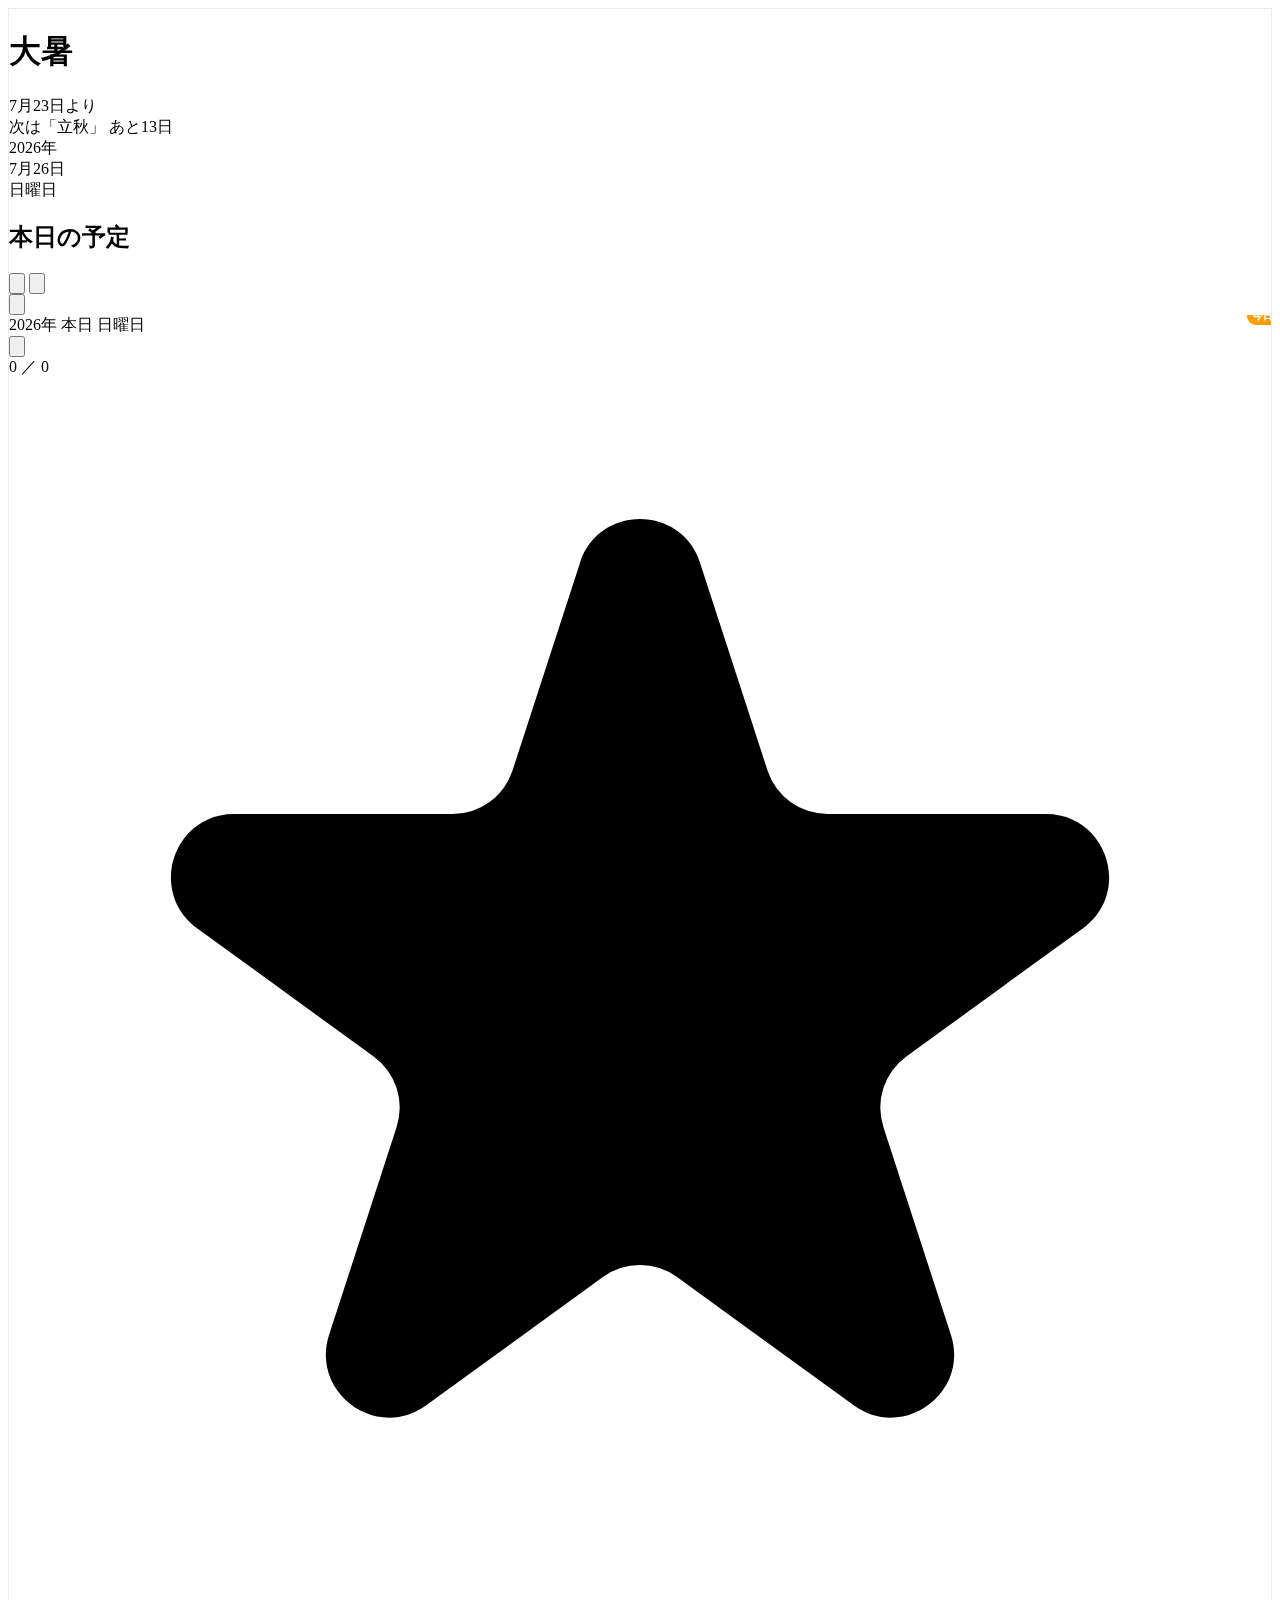
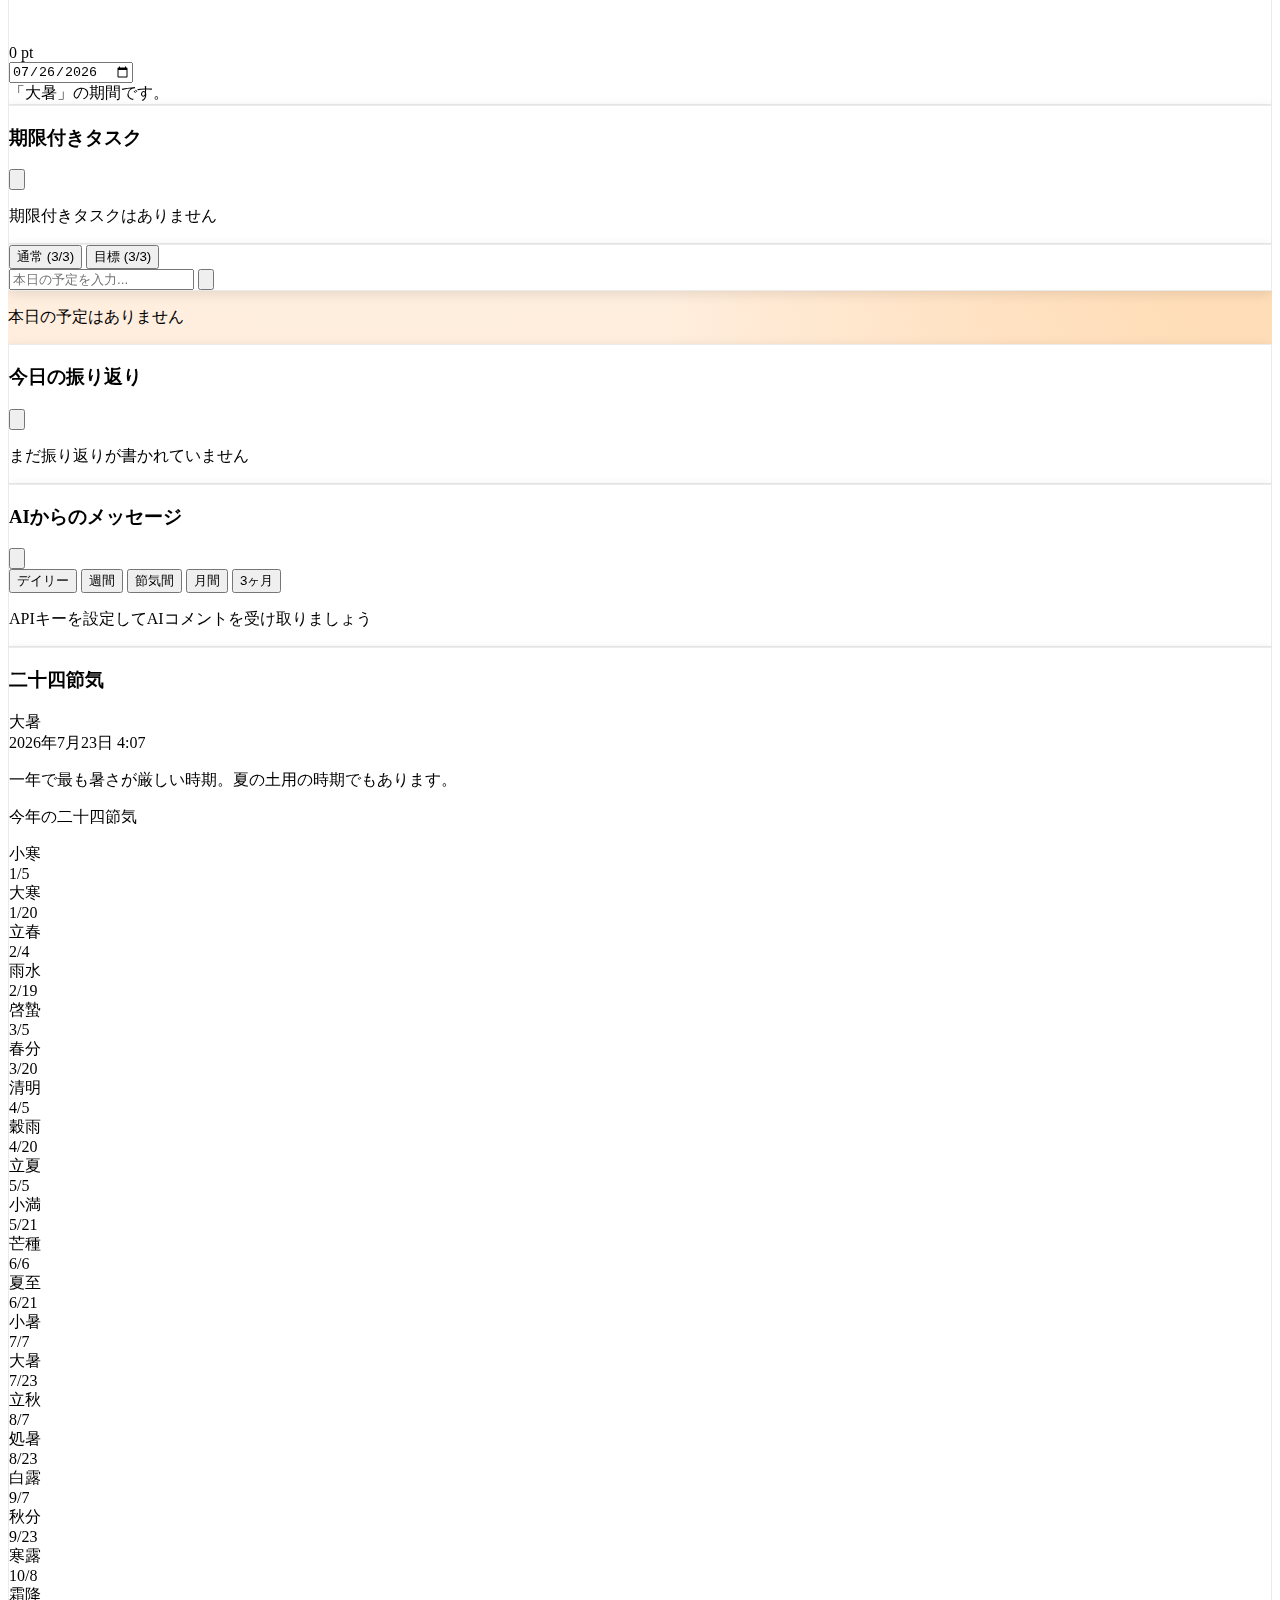
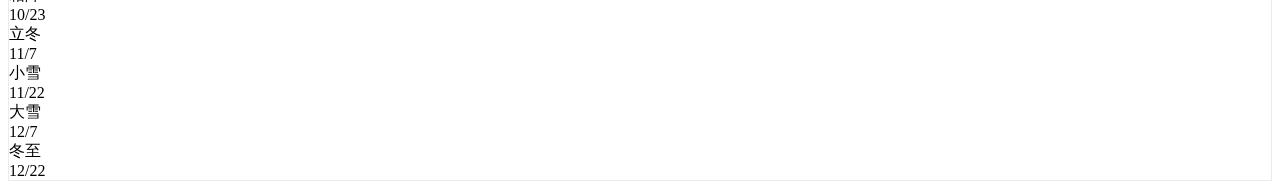
<file: index_new.html>
<!DOCTYPE html>
<html lang="ja">
<head>
    <meta charset="UTF-8">
    <meta name="viewport" content="width=device-width, initial-scale=1.0, maximum-scale=1.0, user-scalable=no">
    <title>二十四節気タスク管理</title>
    
    <!-- PWA設定 -->
    <link rel="manifest" href="manifest.json">
    <meta name="theme-color" content="#1f2937">
    <meta name="apple-mobile-web-app-capable" content="yes">
    <meta name="apple-mobile-web-app-status-bar-style" content="default">
    <meta name="apple-mobile-web-app-title" content="二十四節気">

    <!-- Favicon Links: Added for bookmarking and browser tabs -->
    <link rel="icon" href="data:image/svg+xml,%3Csvg xmlns='http://www.w3.org/2000/svg' viewBox='0 0 100 100'%3E%3Crect width='100' height='100' rx='20' fill='%23fdfdfd'/%3E%3Cpath d='M 50 0 A 50 50 0 0 1 100 50 L 50 50 Z' fill='%23a7e0e8'/%3E%3Cpath d='M 100 50 A 50 50 0 0 1 50 100 L 50 50 Z' fill='%23e09a73'/%3E%3Cpath d='M 50 100 A 50 50 0 0 1 0 50 L 50 50 Z' fill='%23ddebf0'/%3E%3Cpath d='M 0 50 A 50 50 0 0 1 50 0 L 50 50 Z' fill='%23ffd9e1'/%3E%3Ccircle cx='50' cy='50' r='22' fill='%23fdfdfd'/%3E%3Ctext x='50' y='62' font-family='Shippori Mincho, serif' font-size='38' fill='%234a4a4a' text-anchor='middle'%3E暦%3C/text%3E%3C/svg%3E">
    <link rel="apple-touch-icon" href="data:image/svg+xml,%3Csvg xmlns='http://www.w3.org/2000/svg' viewBox='0 0 100 100'%3E%3Crect width='100' height='100' rx='20' fill='%23fdfdfd'/%3E%3Cpath d='M 50 0 A 50 50 0 0 1 100 50 L 50 50 Z' fill='%23a7e0e8'/%3E%3Cpath d='M 100 50 A 50 50 0 0 1 50 100 L 50 50 Z' fill='%23e09a73'/%3E%3Cpath d='M 50 100 A 50 50 0 0 1 0 50 L 50 50 Z' fill='%23ddebf0'/%3E%3Cpath d='M 0 50 A 50 50 0 0 1 50 0 L 50 50 Z' fill='%23ffd9e1'/%3E%3Ccircle cx='50' cy='50' r='22' fill='%23fdfdfd'/%3E%3Ctext x='50' y='62' font-family='Shippori Mincho, serif' font-size='38' fill='%234a4a4a' text-anchor='middle'%3E暦%3C/text%3E%3C/svg%3E">
    
    <script src="https://cdn.tailwindcss.com"></script>
    <link rel="stylesheet" href="styles.css">
</head>
<body>
    <div id="backgroundSeason" class="min-h-screen bg-summer gradient-animation transition-all duration-1000 relative">
        <!-- 季節のアニメーション -->
        <div id="seasonAnimation" class="season-animation"></div>
        
        <div class="max-w-2xl mx-auto px-4 py-4 relative z-10">
            <!-- 節気ヘッダー -->
            <div class="washi-card rounded-2xl p-4 sm:p-6 mb-4 animate-fadeInUp">
                <div class="text-center mb-4">
                    <h1 class="text-3xl sm:text-5xl font-bold text-gray-800 mb-2 sekki-title">
                        <span id="currentSekki"></span>
                    </h1>
                    <div class="text-base sm:text-lg text-gray-700 mb-1">
                        <span id="sekkiDate"></span>
                    </div>
                    <div id="nextSekkiInfo" class="text-sm text-gray-600"></div>
                    <!-- 今日の日付を大きく表示 -->
                    <div class="mt-4 p-4 bg-amber-50 rounded-lg border-2 border-amber-400">
                        <div class="text-sm text-gray-600" id="todayDateYear"></div>
                        <div class="text-3xl sm:text-4xl font-bold text-gray-800" id="todayDateFull"></div>
                        <div class="text-base text-gray-600" id="todayDateDay"></div>
                    </div>
                </div>
                
                <div class="flex items-center justify-between mb-3">
                    <h2 class="text-lg sm:text-xl font-semibold text-gray-800">本日の予定</h2>
                    <div class="flex items-center gap-2">
                        <button id="statsToggle" class="p-3 text-gray-600 hover:text-gray-800 hover:bg-gray-100 rounded-lg transition-all" title="ポイント統計">
                            <svg class="w-5 h-5" fill="none" stroke="currentColor" viewBox="0 0 24 24">
                                <path stroke-linecap="round" stroke-linejoin="round" stroke-width="2" d="M9 19v-6a2 2 0 00-2-2H5a2 2 0 00-2 2v6a2 2 0 002 2h2a2 2 0 002-2zm0 0V9a2 2 0 012-2h2a2 2 0 012 2v10m-6 0a2 2 0 002 2h2a2 2 0 002-2m0 0V5a2 2 0 012-2h2a2 2 0 012 2v14a2 2 0 01-2 2h-2a2 2 0 01-2-2z"></path>
                            </svg>
                        </button>
                        <button id="inboxToggle" class="p-3 text-gray-600 hover:text-gray-800 hover:bg-gray-100 rounded-lg transition-all">
                            <svg class="w-5 h-5" fill="none" stroke="currentColor" viewBox="0 0 24 24">
                                <path stroke-linecap="round" stroke-linejoin="round" stroke-width="2" d="M20 13V6a2 2 0 00-2-2H6a2 2 0 00-2 2v7m16 0v5a2 2 0 01-2 2H6a2 2 0 01-2-2v-5m16 0h-2.586a1 1 0 00-.707.293l-2.414 2.414a1 1 0 01-.707.293h-3.172a1 1 0 01-.707-.293l-2.414-2.414A1 1 0 006.586 13H4"></path>
                            </svg>
                        </button>
                    </div>
                </div>
                
                <!-- 日付選択 -->
                <div class="flex flex-col gap-3">
                    <div class="flex items-center justify-between">
                        <div class="flex items-center gap-1">
                            <button id="prevDay" class="p-3 hover:bg-gray-100 rounded-full transition-all">
                                <svg class="w-5 h-5 text-gray-700" fill="none" stroke="currentColor" viewBox="0 0 24 24">
                                    <path stroke-linecap="round" stroke-linejoin="round" stroke-width="2" d="M15 19l-7-7 7-7"></path>
                                </svg>
                            </button>
                            
                            <div id="calendarToggle" class="flex flex-col items-center px-3 sm:px-6 py-2 rounded-2xl border-2 border-gray-300">
                                <span id="currentDateYear" class="text-xs text-gray-600"></span>
                                <span id="currentDate" class="text-lg sm:text-xl font-bold text-gray-800"></span>
                                <span id="currentDateDay" class="text-xs text-gray-600"></span>
                            </div>
                            
                            <button id="nextDay" class="p-3 hover:bg-gray-100 rounded-full transition-all">
                                <svg class="w-5 h-5 text-gray-700" fill="none" stroke="currentColor" viewBox="0 0 24 24">
                                    <path stroke-linecap="round" stroke-linejoin="round" stroke-width="2" d="M9 5l7 7-7 7"></path>
                                </svg>
                            </button>
                        </div>
                        
                        <div class="flex items-center gap-3 point-display-mobile">
                            <div class="flex items-center gap-2 bg-gray-50 px-3 sm:px-4 py-2 rounded-full">
                                <span id="completedCount" class="text-xl sm:text-3xl font-bold text-gray-800">0</span>
                                <span class="text-base sm:text-xl text-gray-500">／</span>
                                <span id="totalCount" class="text-lg sm:text-2xl text-gray-700">0</span>
                            </div>
                            <div class="flex items-center gap-2 bg-amber-50 px-3 sm:px-4 py-2 rounded-full">
                                <svg class="w-4 sm:w-5 h-4 sm:h-5 text-amber-600" fill="currentColor" viewBox="0 0 20 20">
                                    <path d="M9.049 2.927c.3-.921 1.603-.921 1.902 0l1.07 3.292a1 1 0 00.95.69h3.462c.969 0 1.371 1.24.588 1.81l-2.8 2.034a1 1 0 00-.364 1.118l1.07 3.292c.3.921-.755 1.688-1.54 1.118l-2.8-2.034a1 1 0 00-1.175 0l-2.8 2.034c-.784.57-1.838-.197-1.539-1.118l1.07-3.292a1 1 0 00-.364-1.118L2.98 8.72c-.783-.57-.38-1.81.588-1.81h3.461a1 1 0 00.951-.69l1.07-3.292z"></path>
                                </svg>
                                <span id="totalPointsDisplay" class="text-base sm:text-xl font-bold text-amber-700">0</span>
                                <span class="text-sm text-amber-600">pt</span>
                            </div>
                        </div>
                    </div>
                    
                    <button id="todayButton" class="hidden w-full py-3 text-base font-medium text-white bg-gradient-to-r from-gray-700 to-gray-800 hover:from-gray-800 hover:to-gray-900 rounded-full transition-all button-large">
                        本日へ戻る
                    </button>
                </div>
                
                <!-- カレンダー -->
                <div id="calendarInput" class="mt-4 animate-fadeInUp">
                    <input type="date" id="dateInput" class="w-full px-4 py-3 border border-gray-300 rounded-lg focus:outline-none focus:ring-2 focus:ring-gray-600 transition-all text-base">
                    <div id="calendarSekkiInfo" class="mt-3 p-3 bg-gray-50 rounded-lg text-sm text-gray-600"></div>
                </div>
            </div>

            <!-- エラーメッセージ -->
            <div id="errorMessage" class="hidden bg-red-50 border border-red-200 text-red-700 px-4 py-3 rounded-lg mb-4 animate-fadeInUp"></div>

            <!-- 期限付きタスク -->
            <div class="washi-card rounded-2xl p-4 sm:p-6 mb-4 animate-fadeInUp" style="animation-delay: 0.1s">
                <div class="flex items-center justify-between mb-3">
                    <h3 class="text-base sm:text-lg font-semibold text-gray-800">期限付きタスク</h3>
                    <button id="deadlineToggle" class="p-3 text-gray-600 hover:text-gray-800 hover:bg-gray-100 rounded-full transition-all">
                        <svg class="w-5 h-5" fill="none" stroke="currentColor" viewBox="0 0 24 24">
                            <path stroke-linecap="round" stroke-linejoin="round" stroke-width="2" d="M12 4v16m8-8H4"></path>
                        </svg>
                    </button>
                </div>

                <div id="deadlineForm" class="hidden mb-4 p-3 bg-gray-50 rounded-xl animate-fadeInUp">
                    <div class="flex flex-col gap-3">
                        <input type="text" id="deadlineText" placeholder="タスク内容..." class="px-4 py-2 border border-gray-300 rounded-lg focus:outline-none focus:ring-2 focus:ring-gray-600 transition-all text-base">
                        <div class="flex gap-2">
                            <input type="date" id="deadlineDate" class="flex-1 px-4 py-2 border border-gray-300 rounded-lg focus:outline-none focus:ring-2 focus:ring-gray-600 transition-all text-base">
                            <button id="addDeadline" class="px-4 py-2 bg-gray-700 text-white rounded-lg hover:bg-gray-800 transition-all">追加</button>
                            <button id="cancelDeadline" class="px-3 py-2 text-gray-700 hover:bg-gray-100 rounded-lg transition-all">×</button>
                        </div>
                    </div>
                </div>

                <div id="deadlineList" class="space-y-2"></div>
                <p id="noDeadlineTasks" class="text-center py-4 text-gray-500 text-sm">期限付きタスクはありません</p>
            </div>

            <!-- タスク入力 -->
            <div class="washi-card rounded-2xl p-4 sm:p-6 mb-4 animate-fadeInUp" style="animation-delay: 0.2s">
                <div class="flex gap-2 mb-3">
                    <button id="normalType" class="flex-1 px-4 py-2 rounded-full font-medium transition-all bg-gray-800 text-white button-large">
                        通常 <span class="text-sm opacity-80">(<span id="normalSlots">3</span>/3)</span>
                    </button>
                    <button id="urgentType" class="flex-1 px-4 py-2 rounded-full font-medium transition-all bg-gray-100 text-gray-700 hover:bg-gray-200 button-large">
                        目標 <span class="text-sm opacity-80">(<span id="urgentSlots">3</span>/3)</span>
                    </button>
                </div>
                
                <div class="flex flex-col gap-2">
                    <input type="text" id="taskInput" placeholder="本日の予定を入力..." class="w-full px-4 py-3 border border-gray-300 rounded-lg focus:outline-none focus:ring-2 focus:ring-gray-600 transition-all text-base">
                    <div id="pointSelector" class="hidden">
                        <div class="flex items-center gap-2 mb-2">
                            <span class="text-sm font-medium text-gray-700">ポイントを選択:</span>
                        </div>
                        <div class="grid grid-cols-3 gap-2">
                            <button class="point-select-button px-4 py-3 rounded-lg border-2 border-gray-300 hover:border-gray-400 transition-all" data-points="1">
                                <div class="text-lg font-bold">1pt</div>
                                <div class="text-xs text-gray-600">簡単</div>
                            </button>
                            <button class="point-select-button px-4 py-3 rounded-lg border-2 border-gray-300 hover:border-gray-400 transition-all" data-points="2">
                                <div class="text-lg font-bold">2pt</div>
                                <div class="text-xs text-gray-600">普通</div>
                            </button>
                            <button class="point-select-button px-4 py-3 rounded-lg border-2 border-gray-300 hover:border-gray-400 transition-all" data-points="3">
                                <div class="text-lg font-bold">3pt</div>
                                <div class="text-xs text-gray-600">難しい</div>
                            </button>
                        </div>
                    </div>
                    <button id="addTask" class="px-6 py-3 bg-gray-800 text-white rounded-lg hover:bg-gray-900 transition-all font-medium button-large">
                        <svg class="w-5 h-5 mx-auto" fill="none" stroke="currentColor" viewBox="0 0 24 24">
                            <path stroke-linecap="round" stroke-linejoin="round" stroke-width="2" d="M12 4v16m8-8H4"></path>
                        </svg>
                    </button>
                </div>
            </div>

            <!-- タスクリスト -->
            <div id="taskList" class="space-y-3 mb-4"></div>
            <p id="noTasks" class="hidden text-center py-8 text-gray-500">本日の予定はありません</p>

            <!-- 日々の振り返り -->
            <div class="washi-card rounded-2xl p-4 sm:p-6 mb-4 animate-fadeInUp">
                <div class="flex items-center justify-between mb-3">
                    <h3 class="text-base sm:text-lg font-semibold text-gray-800">今日の振り返り</h3>
                    <button id="reflectionToggle" class="p-3 text-gray-600 hover:text-gray-800 hover:bg-gray-100 rounded-full transition-all">
                        <svg class="w-5 h-5" fill="none" stroke="currentColor" viewBox="0 0 24 24">
                            <path stroke-linecap="round" stroke-linejoin="round" stroke-width="2" d="M12 6.253v13m0-13C10.832 5.477 9.246 5 7.5 5S4.168 5.477 3 6.253v13C4.168 18.477 5.754 18 7.5 18s3.332.477 4.5 1.253m0-13C13.168 5.477 14.754 5 16.5 5c1.747 0 3.332.477 4.5 1.253v13C19.832 18.477 18.247 18 16.5 18c-1.746 0-3.332.477-4.5 1.253"></path>
                        </svg>
                    </button>
                </div>
                
                <div id="reflectionForm" class="hidden space-y-3">
                    <textarea id="reflectionInput" placeholder="今日はどんな一日でしたか？短くても大丈夫です..." 
                              class="w-full px-4 py-3 border border-gray-300 rounded-lg focus:outline-none focus:ring-2 focus:ring-gray-600 transition-all text-base resize-none" 
                              rows="3"></textarea>
                    <div class="flex gap-2">
                        <button id="saveReflection" class="px-4 py-2 bg-gray-700 text-white rounded-lg hover:bg-gray-800 transition-all">保存</button>
                        <button id="cancelReflection" class="px-3 py-2 text-gray-700 hover:bg-gray-100 rounded-lg transition-all">キャンセル</button>
                    </div>
                </div>
                
                <div id="reflectionDisplay" class="text-sm sm:text-base text-gray-700 leading-relaxed"></div>
                <p id="noReflection" class="text-center py-4 text-gray-500 text-sm">まだ振り返りが書かれていません</p>
            </div>

            <!-- ポイント統計 -->
            <div id="statsSection" class="hidden washi-card rounded-2xl p-4 sm:p-6 mb-4 animate-fadeInUp">
                <h3 class="text-base sm:text-lg font-semibold text-gray-800 mb-4">ポイント統計</h3>
                <div class="space-y-4">
                    <div class="bg-amber-50 rounded-lg p-4">
                        <div class="flex items-center justify-between mb-2">
                            <span class="text-sm font-medium text-gray-700">累計ポイント</span>
                            <div class="flex items-center gap-2">
                                <svg class="w-6 h-6 text-amber-600" fill="currentColor" viewBox="0 0 20 20">
                                    <path d="M9.049 2.927c.3-.921 1.603-.921 1.902 0l1.07 3.292a1 1 0 00.95.69h3.462c.969 0 1.371 1.24.588 1.81l-2.8 2.034a1 1 0 00-.364 1.118l1.07 3.292c.3.921-.755 1.688-1.54 1.118l-2.8-2.034a1 1 0 00-1.175 0l-2.8 2.034c-.784.57-1.838-.197-1.539-1.118l1.07-3.292a1 1 0 00-.364-1.118L2.98 8.72c-.783-.57-.38-1.81.588-1.81h3.461a1 1 0 00.951-.69l1.07-3.292z"></path>
                                </svg>
                                <span class="text-2xl font-bold text-amber-700" id="totalPointsStats">0</span>
                                <span class="text-lg text-amber-600">pt</span>
                            </div>
                        </div>
                    </div>
                    
                    <div>
                        <h4 class="text-sm font-medium text-gray-700 mb-2">最近7日間の獲得ポイント</h4>
                        <div id="weeklyStats" class="space-y-2">
                            <!-- 週間統計がここに表示されます -->
                        </div>
                    </div>
                    
                    <div class="border-t pt-3">
                        <button id="resetStats" class="w-full px-4 py-2 bg-red-600 text-white rounded-lg hover:bg-red-700 transition-all text-sm font-medium">
                            統計をリセット
                        </button>
                    </div>
                </div>
            </div>
            
            <!-- アイデア置き場 -->
            <div id="inboxSection" class="hidden washi-card rounded-2xl p-4 sm:p-6 mb-4 animate-fadeInUp">
                <h3 class="text-base sm:text-lg font-semibold text-gray-800 mb-3">覚書</h3>
                <div class="flex gap-2 mb-3">
                    <input type="text" id="inboxInput" placeholder="思いついたことをメモ..." class="flex-1 px-4 py-2 border border-gray-300 rounded-lg focus:outline-none focus:ring-2 focus:ring-gray-600 transition-all text-base">
                    <button id="addInbox" class="px-4 py-2 bg-gray-700 text-white rounded-lg hover:bg-gray-800 transition-all">記録</button>
                </div>
                <div id="inboxList" class="space-y-2"></div>
            </div>
            
            <!-- AIコメント -->
            <div id="aiCommentSection" class="washi-card rounded-2xl p-4 sm:p-6 mb-4 animate-fadeInUp">
                <div class="flex items-center justify-between mb-3">
                    <h3 class="text-base sm:text-lg font-semibold text-gray-800">AIからのメッセージ</h3>
                    <button id="aiSettingsToggle" class="p-2 text-gray-600 hover:text-gray-800 hover:bg-gray-100 rounded-lg transition-all text-sm">
                        <svg class="w-5 h-5" fill="none" stroke="currentColor" viewBox="0 0 24 24">
                            <path stroke-linecap="round" stroke-linejoin="round" stroke-width="2" d="M10.325 4.317c.426-1.756 2.924-1.756 3.35 0a1.724 1.724 0 002.573 1.066c1.543-.94 3.31.826 2.37 2.37a1.724 1.724 0 001.065 2.572c1.756.426 1.756 2.924 0 3.35a1.724 1.724 0 00-1.066 2.573c.94 1.543-.826 3.31-2.37 2.37a1.724 1.724 0 00-2.572 1.065c-.426 1.756-2.924 1.756-3.35 0a1.724 1.724 0 00-2.573-1.066c-1.543.94-3.31-.826-2.37-2.37a1.724 1.724 0 00-1.065-2.572c-1.756-.426-1.756-2.924 0-3.35a1.724 1.724 0 001.066-2.573c-.94-1.543.826-3.31 2.37-2.37.996.608 2.296.07 2.572-1.065z"></path>
                            <path stroke-linecap="round" stroke-linejoin="round" stroke-width="2" d="M15 12a3 3 0 11-6 0 3 3 0 016 0z"></path>
                        </svg>
                    </button>
                </div>
                
                <!-- APIキー設定 -->
                <div id="apiKeyForm" class="hidden mb-4 p-3 bg-gray-50 rounded-xl">
                    <label class="block text-sm font-medium text-gray-700 mb-2">OpenAI APIキー</label>
                    <input type="password" id="apiKeyInput" placeholder="sk-..." 
                           class="w-full px-3 py-2 border border-gray-300 rounded-lg focus:outline-none focus:ring-2 focus:ring-gray-600 text-sm">
                    <div class="flex gap-2 mt-2">
                        <button id="saveApiKey" class="px-3 py-1 bg-gray-700 text-white rounded text-sm">保存</button>
                        <button id="cancelApiKey" class="px-3 py-1 text-gray-700 hover:bg-gray-100 rounded text-sm">キャンセル</button>
                    </div>
                </div>
                
                <!-- 期間選択 -->
                <div id="aiPeriodSelector" class="flex flex-wrap gap-2 mb-3">
                    <button class="ai-period-button px-3 py-1 rounded-full text-sm font-medium bg-gray-200 text-gray-700 hover:bg-gray-300" data-period="daily">デイリー</button>
                    <button class="ai-period-button px-3 py-1 rounded-full text-sm font-medium bg-gray-200 text-gray-700 hover:bg-gray-300" data-period="weekly">週間</button>
                    <button class="ai-period-button px-3 py-1 rounded-full text-sm font-medium bg-gray-200 text-gray-700 hover:bg-gray-300" data-period="sekki">節気間</button>
                    <button class="ai-period-button px-3 py-1 rounded-full text-sm font-medium bg-gray-200 text-gray-700 hover:bg-gray-300" data-period="monthly">月間</button>
                    <button class="ai-period-button px-3 py-1 rounded-full text-sm font-medium bg-gray-200 text-gray-700 hover:bg-gray-300" data-period="quarterly">3ヶ月</button>
                </div>
                
                <!-- AIコメント表示 -->
                <div id="aiCommentDisplay" class="bg-gradient-to-br from-blue-50 to-purple-50 rounded-lg p-4">
                    <div id="aiCommentContent" class="text-sm sm:text-base text-gray-700 leading-relaxed whitespace-pre-wrap max-h-96 overflow-y-auto"></div>
                    <div id="aiCommentLoading" class="hidden text-center py-8">
                        <div class="inline-flex items-center gap-2 text-gray-600">
                            <svg class="animate-spin h-5 w-5" fill="none" viewBox="0 0 24 24">
                                <circle class="opacity-25" cx="12" cy="12" r="10" stroke="currentColor" stroke-width="4"></circle>
                                <path class="opacity-75" fill="currentColor" d="M4 12a8 8 0 018-8V0C5.373 0 0 5.373 0 12h4zm2 5.291A7.962 7.962 0 014 12H0c0 3.042 1.135 5.824 3 7.938l3-2.647z"></path>
                            </svg>
                            <span>AIがコメントを作成中...</span>
                        </div>
                    </div>
                    <p id="noApiKey" class="text-center py-4 text-gray-500 text-sm">APIキーを設定してAIコメントを受け取りましょう</p>
                </div>
            </div>
            
            <!-- 節気の説明 -->
            <div class="washi-card rounded-2xl p-4 sm:p-6 mb-4 animate-fadeInUp">
                <h3 class="text-base sm:text-lg font-semibold text-gray-800 mb-3 text-center">二十四節気</h3>
                <div class="text-center mb-3">
                    <span id="sekkiDetailName" class="text-xl sm:text-2xl font-bold text-gray-800 sekki-title"></span>
                    <div id="sekkiDetailDate" class="text-xs sm:text-sm text-gray-600 mt-1"></div>
                </div>
                <p id="sekkiDescription" class="text-sm sm:text-base text-gray-700 leading-relaxed mb-4"></p>
                <div class="border-t border-gray-200 pt-3">
                    <p class="text-xs sm:text-sm text-gray-600 text-center mb-2">今年の二十四節気</p>
                    <div id="yearSekkiList" class="grid grid-cols-3 sm:grid-cols-4 gap-1 sm:gap-2 text-xs sm:text-sm sekki-grid"></div>
                </div>
            </div>
        </div>

        <!-- セレブレーション -->
        <div id="celebration" class="hidden fixed inset-0 pointer-events-none flex items-center justify-center z-50">
            <div class="relative">
                <div class="absolute inset-0 bg-amber-500 rounded-full animate-ping"></div>
                <div class="relative washi-card rounded-2xl p-8 sm:p-10 animate-fadeInUp">
                    <div class="text-center">
                        <div class="text-3xl sm:text-4xl mb-2 sekki-title">完了</div>
                        <p class="text-lg sm:text-xl text-gray-700">タスク完了</p>
                    </div>
                </div>
            </div>
        </div>

        <!-- 先送りエフェクト -->
        <div id="postponeEffect" class="hidden fixed bottom-4 right-4 washi-card rounded-xl p-4 animate-fadeInUp flex items-center gap-2">
            <svg class="w-5 h-5 text-gray-700" fill="none" stroke="currentColor" viewBox="0 0 24 24">
                <path stroke-linecap="round" stroke-linejoin="round" stroke-width="2" d="M14 5l7 7m0 0l-7 7m7-7H3"></path>
            </svg>
            <span class="text-base font-medium text-gray-700">明日へ</span>
        </div>
    </div>

    <script src="script.js"></script>
</body>
</html>
</file>
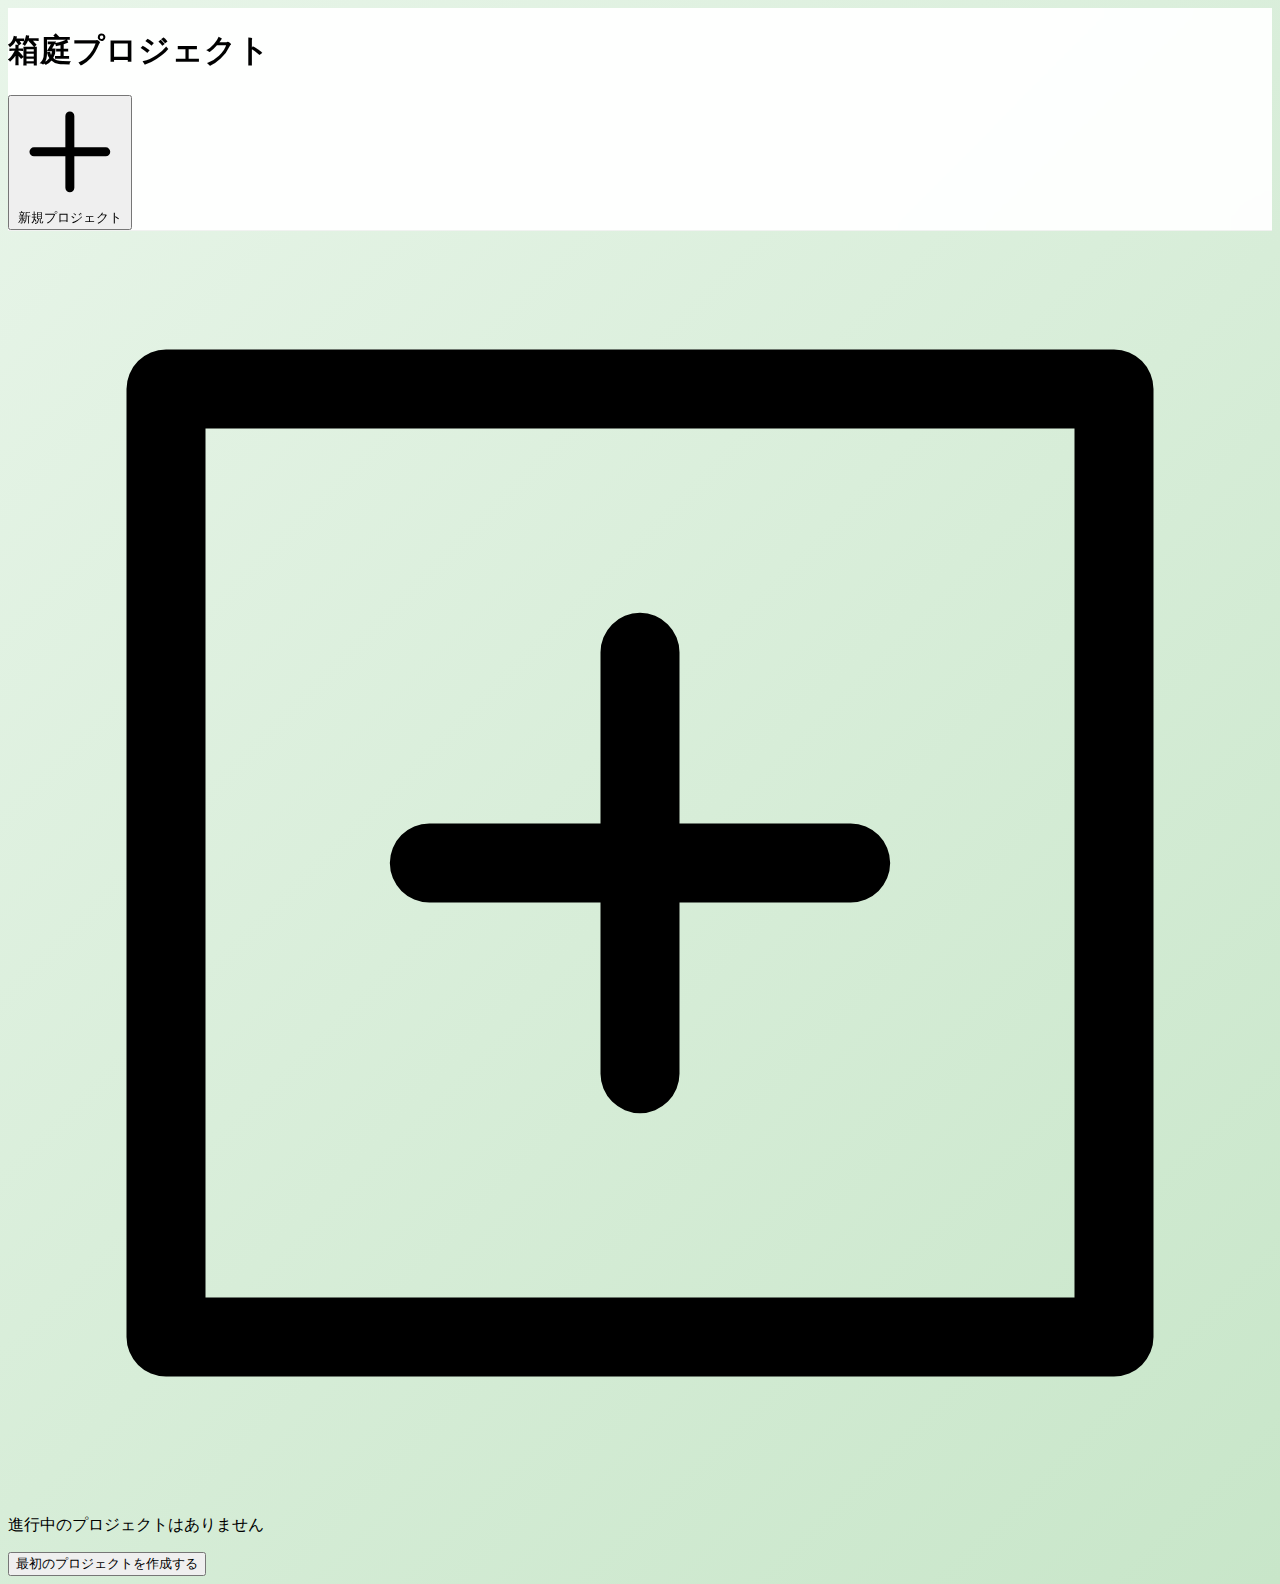
<file: projects.html>
<!DOCTYPE html>
<html lang="ja">
<head>
    <meta charset="UTF-8">
    <meta name="viewport" content="width=device-width, initial-scale=1.0">
    <title>プロジェクト - ADHD Task Manager</title>
    <link href="https://cdn.jsdelivr.net/npm/tailwindcss@2.2.19/dist/tailwind.min.css" rel="stylesheet">
    <link rel="stylesheet" href="styles/base.css">
    <link rel="stylesheet" href="styles/projects.css">
</head>
<body>
    <div class="min-h-screen bg-gray-100">
        <!-- ヘッダー -->
        <header class="bg-white shadow-sm">
            <div class="max-w-7xl mx-auto px-4 sm:px-6 lg:px-8 py-4">
                <div class="flex items-center justify-between">
                    <h1 class="text-2xl font-bold text-gray-800">箱庭プロジェクト</h1>
                    <button onclick="toggleProjectForm()" class="bg-green-500 hover:bg-green-600 text-white font-bold py-2 px-4 rounded-lg transition-colors">
                        <svg class="w-5 h-5 inline-block mr-1" fill="none" stroke="currentColor" viewBox="0 0 24 24">
                            <path stroke-linecap="round" stroke-linejoin="round" stroke-width="2" d="M12 4v16m8-8H4"></path>
                        </svg>
                        新規プロジェクト
                    </button>
                </div>
            </div>
        </header>

        <!-- プロジェクト作成フォーム（初期状態では非表示） -->
        <div id="projectForm" class="hidden fixed inset-0 bg-gray-600 bg-opacity-50 overflow-y-auto h-full w-full z-50 p-4">
            <div class="relative mx-auto mt-10 mb-10 p-5 border max-w-md w-full shadow-lg rounded-md bg-white">
                <h3 class="text-lg font-bold text-gray-900 mb-4">新しいプロジェクトを作成</h3>
                
                <form id="createProjectForm" onsubmit="createProject(event)">
                    <!-- プロジェクト名入力欄 -->
                    <div class="mb-4">
                        <label class="block text-gray-700 text-sm font-bold mb-2" for="projectName">
                            プロジェクト名
                        </label>
                        <input type="text" id="projectName" name="projectName" 
                               placeholder="プロジェクト名（例: 学会発表）"
                               class="shadow appearance-none border rounded w-full py-2 px-3 text-gray-700 leading-tight focus:outline-none focus:shadow-outline"
                               required>
                    </div>

                    <!-- 最終ゴール入力欄 -->
                    <div class="mb-4">
                        <label class="block text-gray-700 text-sm font-bold mb-2" for="finalGoal">
                            最終ゴール
                        </label>
                        <input type="text" id="finalGoal" name="finalGoal" 
                               placeholder="最終ゴール（例: 最高のプレゼンをする）"
                               class="shadow appearance-none border rounded w-full py-2 px-3 text-gray-700 leading-tight focus:outline-none focus:shadow-outline"
                               required>
                    </div>

                    <!-- 絵文字セレクター -->
                    <div class="mb-6">
                        <label class="block text-gray-700 text-sm font-bold mb-2">
                            プロジェクトアイコン
                        </label>
                        <div class="grid grid-cols-3 gap-2">
                            <button type="button" onclick="selectEmoji(this, '🌱')" 
                                    class="emoji-btn w-12 h-12 text-2xl rounded-lg border-2 border-gray-300 hover:border-green-500 focus:border-green-500 focus:outline-none transition-colors"
                                    title="種">
                                🌱
                            </button>
                            <button type="button" onclick="selectEmoji(this, '🌿')" 
                                    class="emoji-btn w-12 h-12 text-2xl rounded-lg border-2 border-gray-300 hover:border-green-500 focus:border-green-500 focus:outline-none transition-colors"
                                    title="芽生え">
                                🌿
                            </button>
                            <button type="button" onclick="selectEmoji(this, '🌳')" 
                                    class="emoji-btn w-12 h-12 text-2xl rounded-lg border-2 border-gray-300 hover:border-green-600 focus:border-green-600 focus:outline-none transition-colors"
                                    title="苗木">
                                🌳
                            </button>
                            <button type="button" onclick="selectEmoji(this, '🌲')" 
                                    class="emoji-btn w-12 h-12 text-2xl rounded-lg border-2 border-gray-300 hover:border-green-700 focus:border-green-700 focus:outline-none transition-colors"
                                    title="大木">
                                🌲
                            </button>
                            <button type="button" onclick="selectEmoji(this, '🌸')" 
                                    class="emoji-btn w-12 h-12 text-2xl rounded-lg border-2 border-gray-300 hover:border-pink-500 focus:border-pink-500 focus:outline-none transition-colors"
                                    title="開花">
                                🌸
                            </button>
                            <button type="button" onclick="selectEmoji(this, '🍎')" 
                                    class="emoji-btn w-12 h-12 text-2xl rounded-lg border-2 border-gray-300 hover:border-red-500 focus:border-red-500 focus:outline-none transition-colors"
                                    title="収穫">
                                🍎
                            </button>
                        </div>
                        <input type="hidden" id="selectedEmoji" name="selectedEmoji" value="🌱">
                    </div>

                    <!-- ボタン -->
                    <div class="flex gap-3">
                        <button type="submit" 
                                class="flex-1 bg-green-500 hover:bg-green-600 text-white font-bold py-2 px-4 rounded focus:outline-none focus:shadow-outline transition-colors">
                            プロジェクト開始
                        </button>
                        <button type="button" onclick="toggleProjectForm()" 
                                class="flex-1 bg-gray-500 hover:bg-gray-600 text-white font-bold py-2 px-4 rounded focus:outline-none focus:shadow-outline transition-colors">
                            キャンセル
                        </button>
                    </div>
                </form>
            </div>
        </div>

        <!-- プロジェクト一覧 -->
        <main class="max-w-7xl mx-auto px-4 sm:px-6 lg:px-8 py-8">
            <div id="projectsList" class="grid grid-cols-1 md:grid-cols-2 lg:grid-cols-3 gap-6">
                <!-- プロジェクトカードがここに表示されます -->
            </div>
        </main>
    </div>

    <script src="js/projects.js"></script>
</body>
</html>
</file>
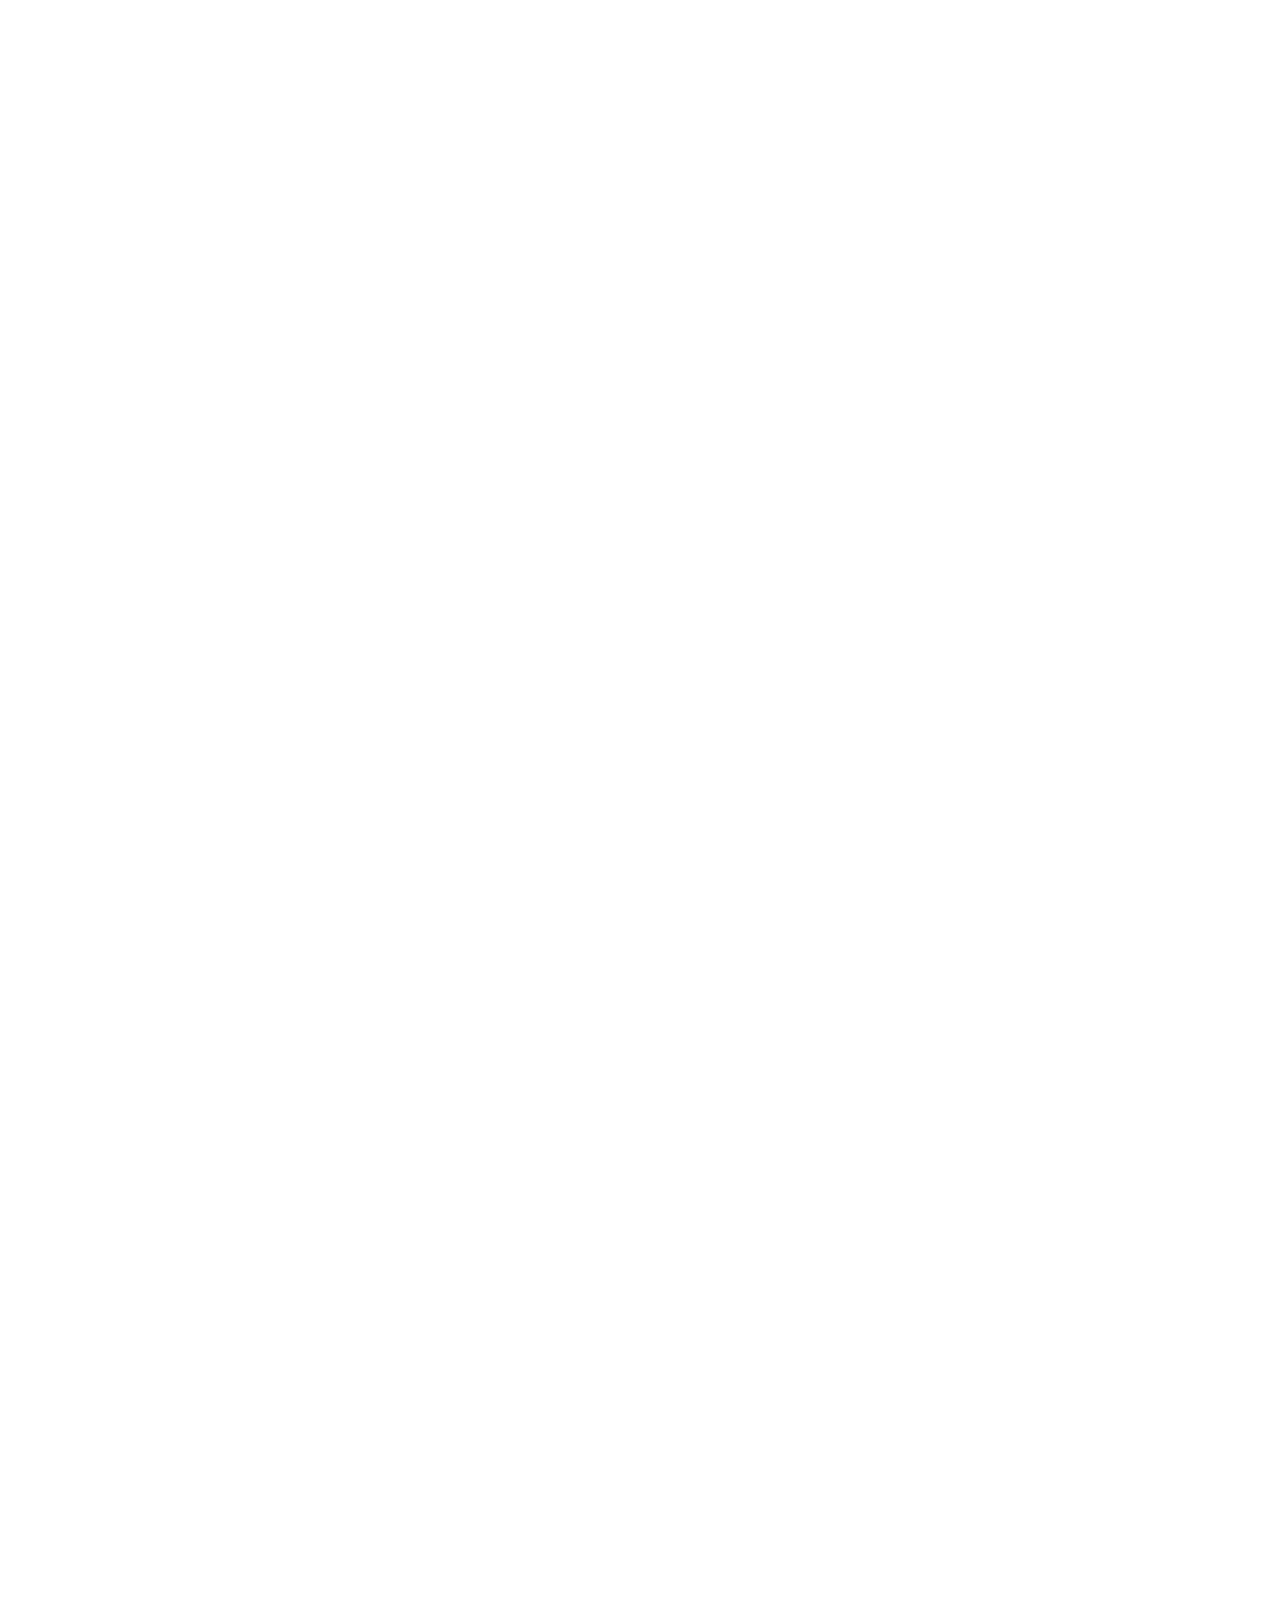
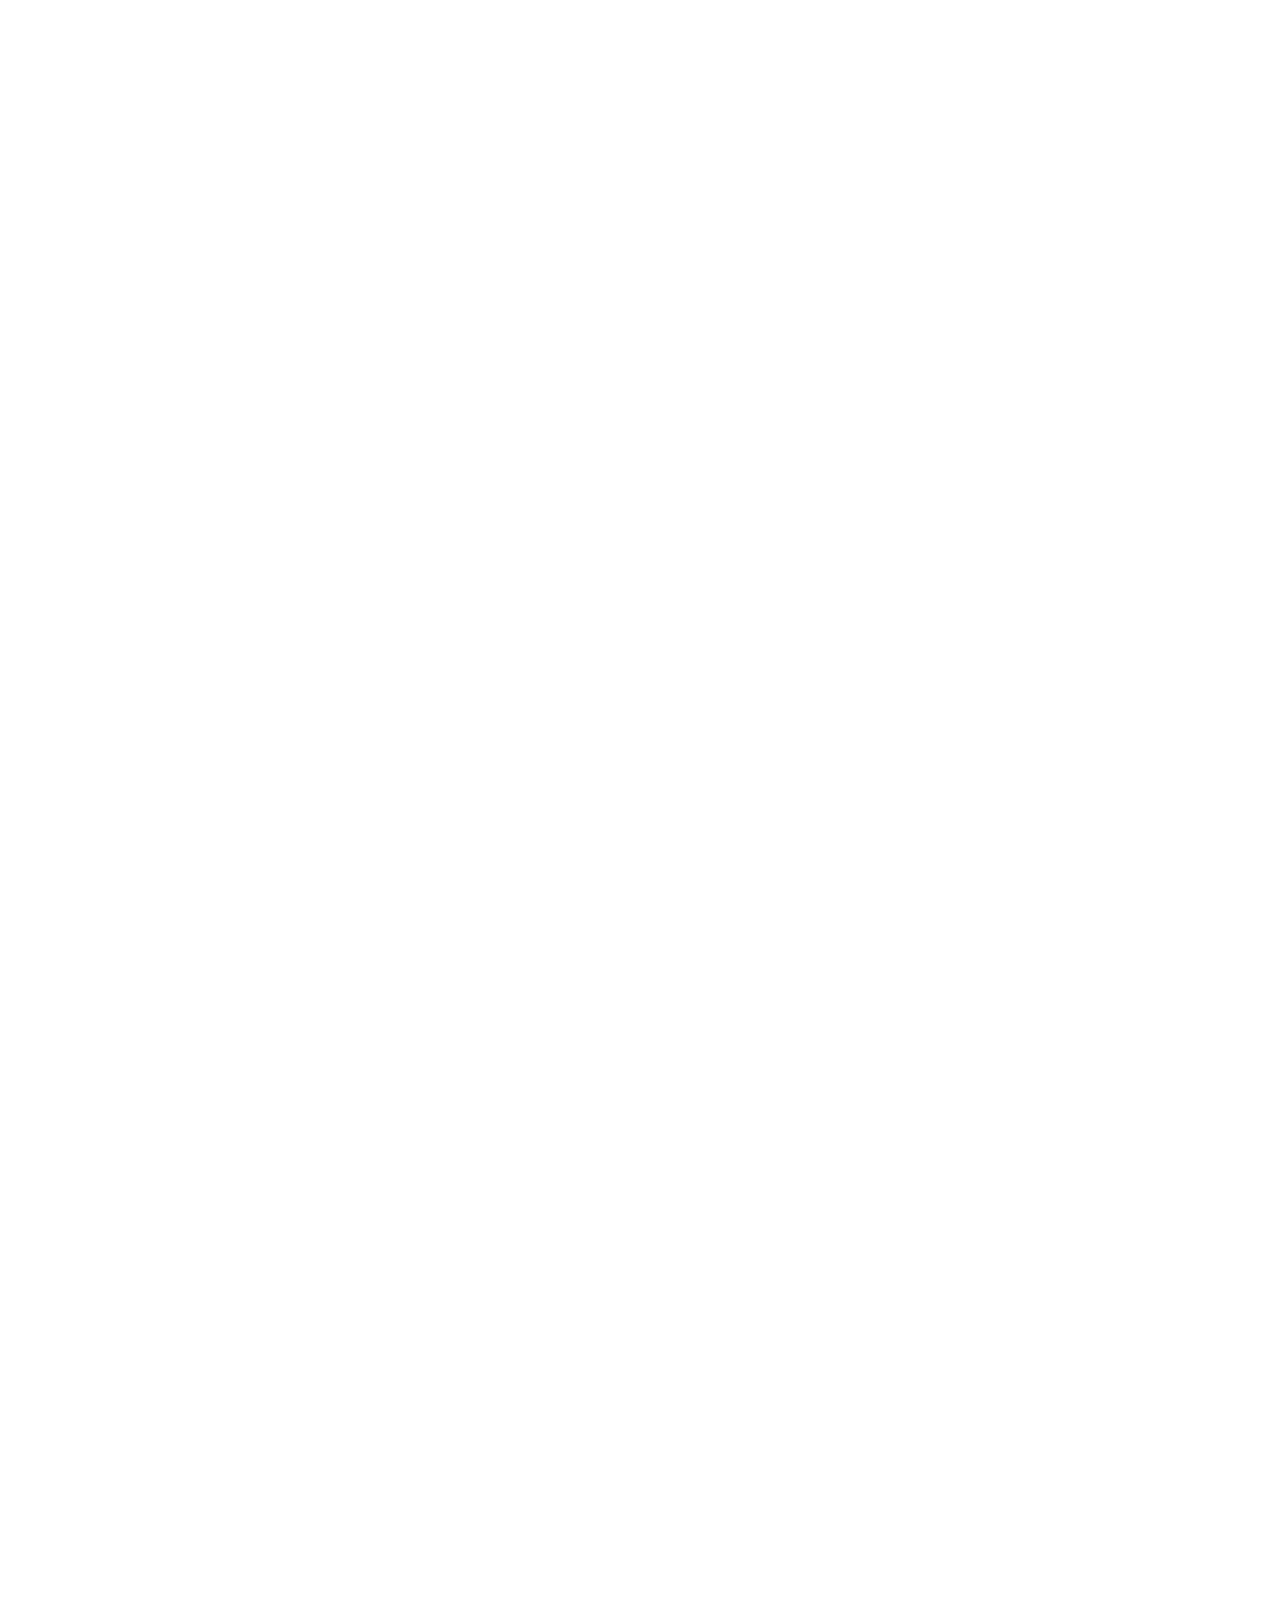
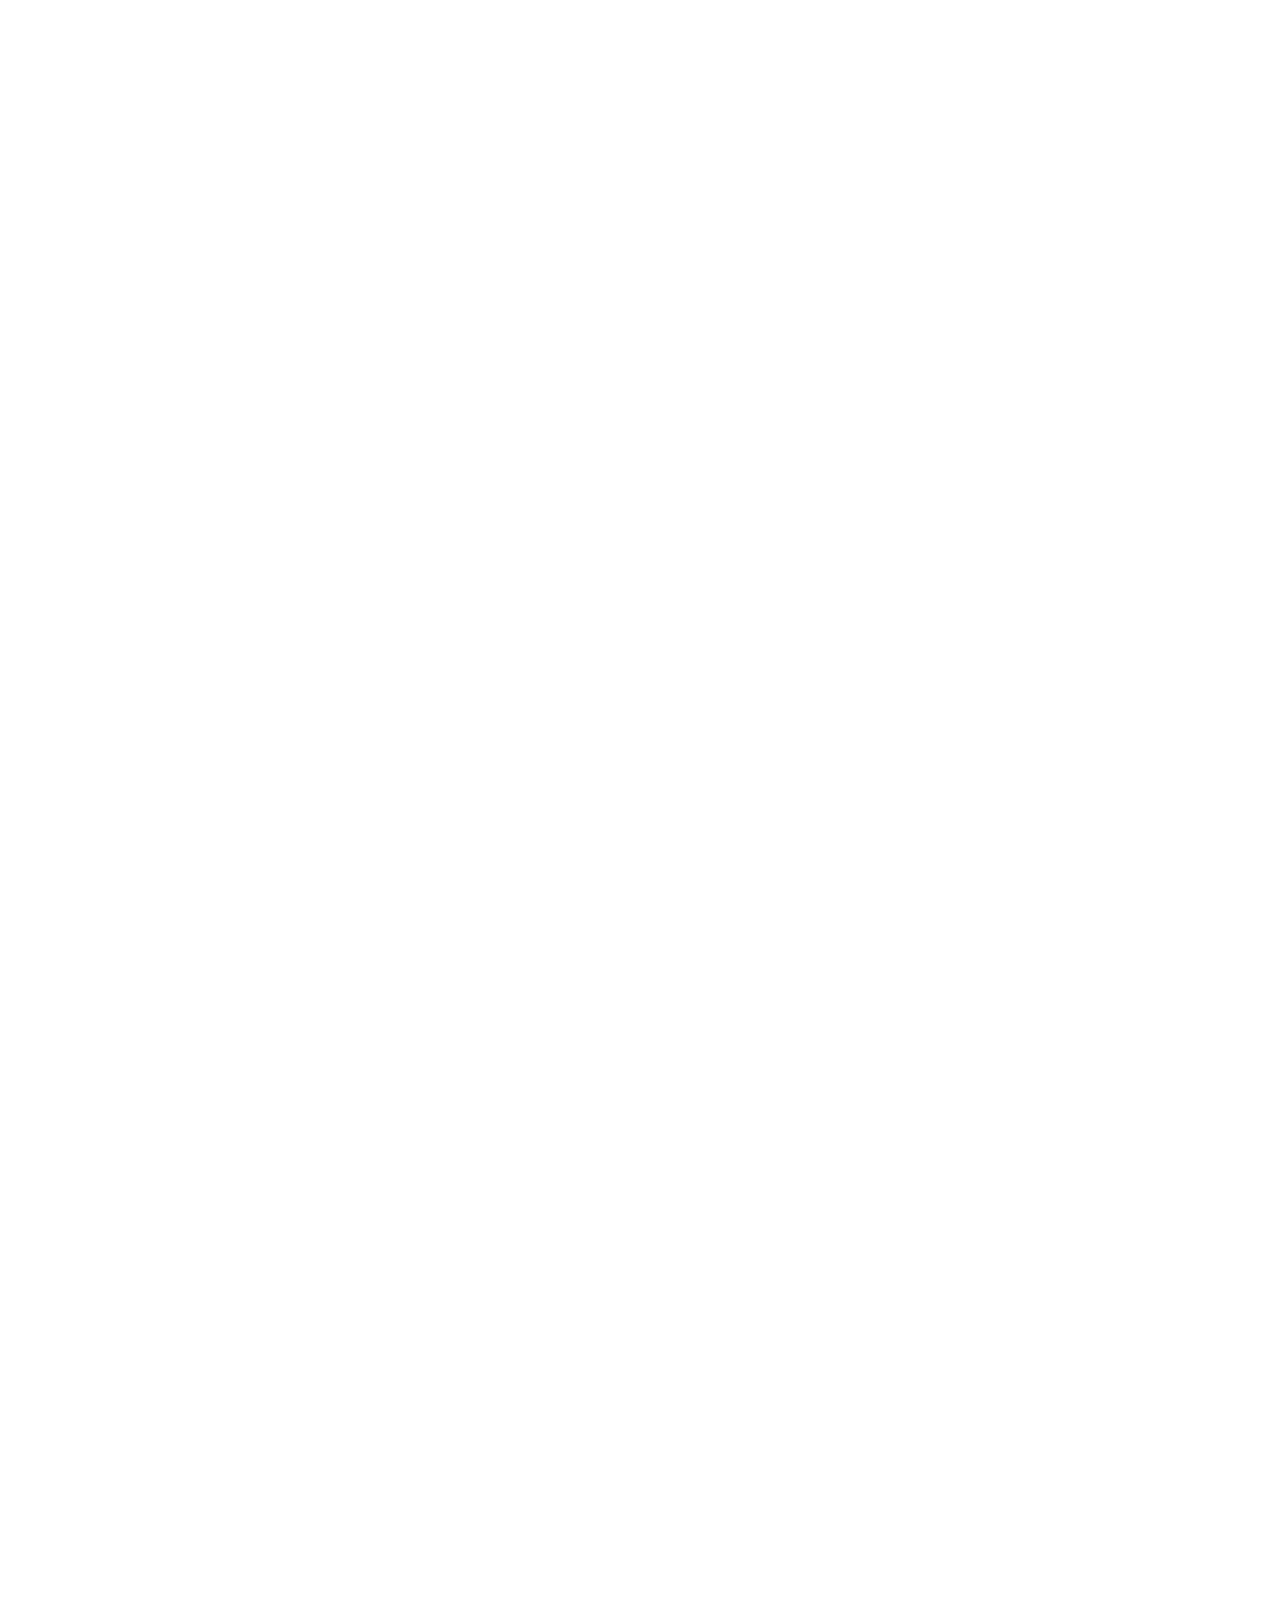
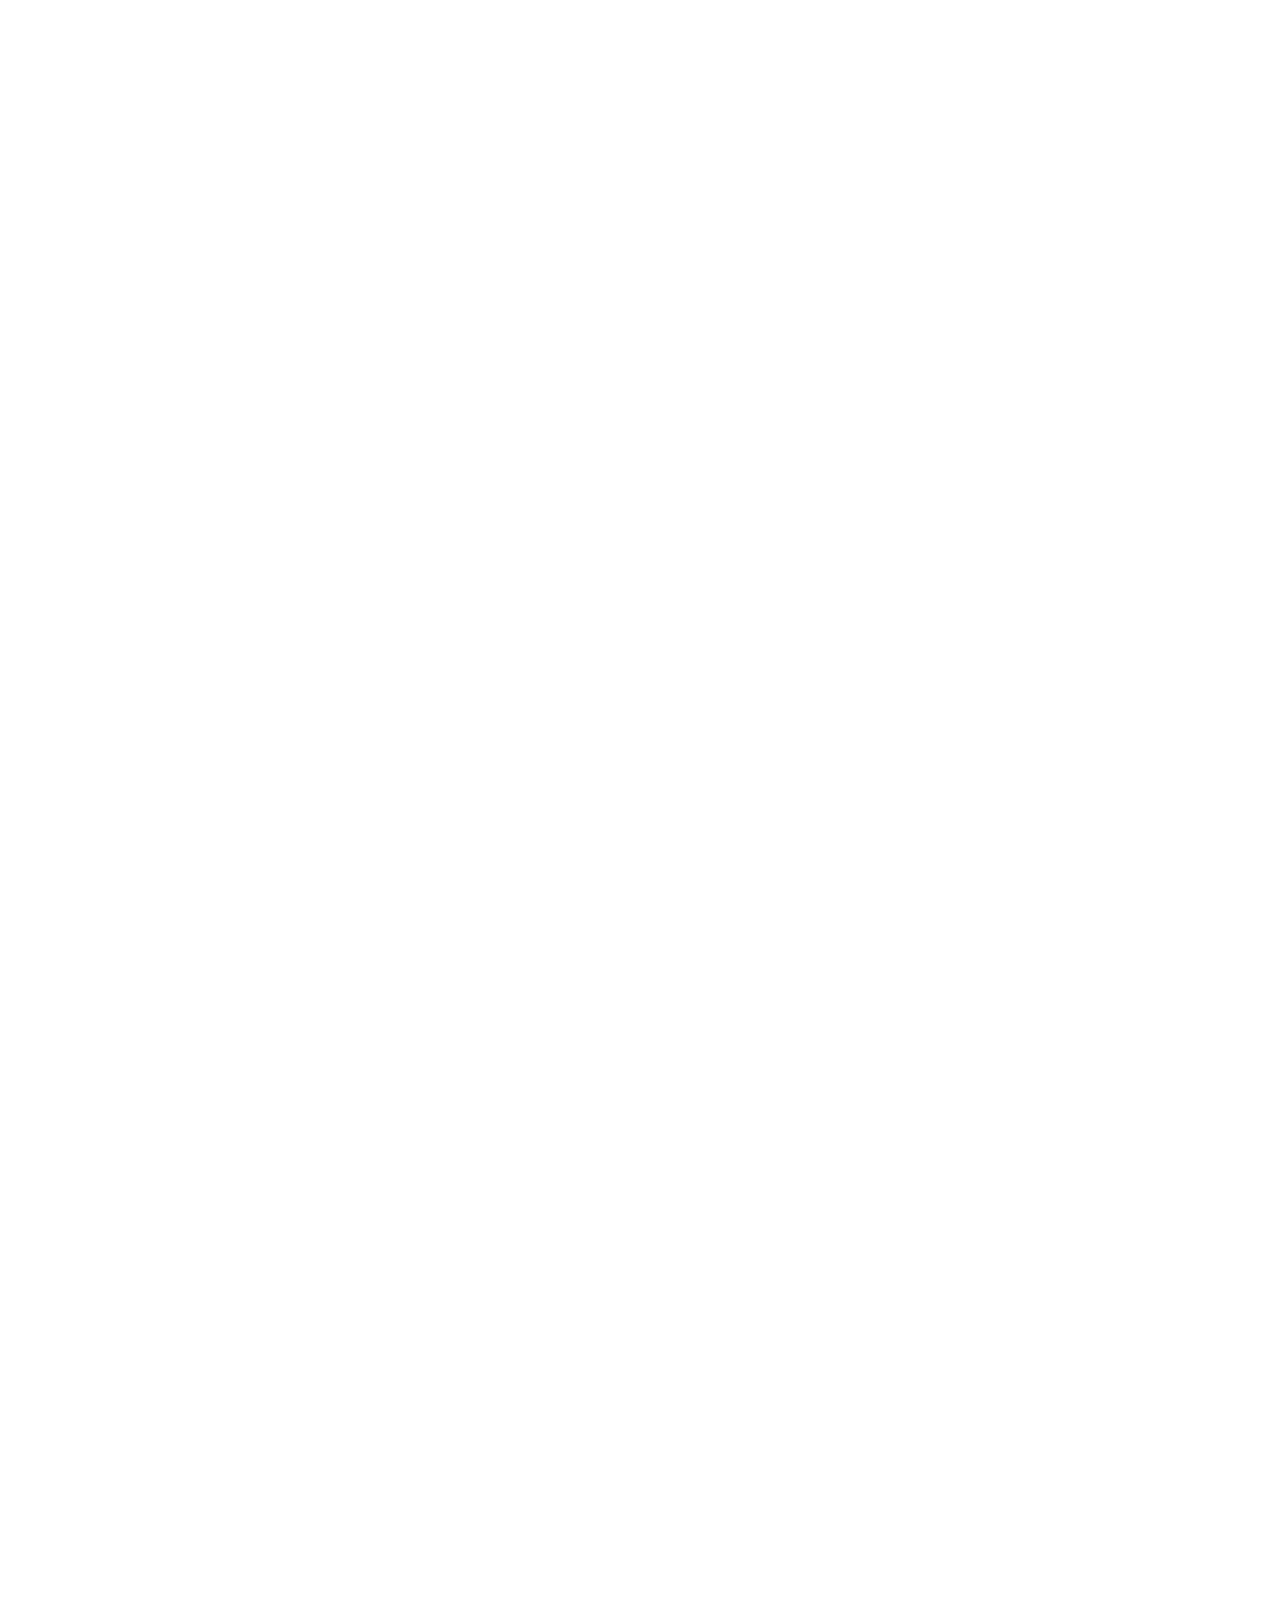
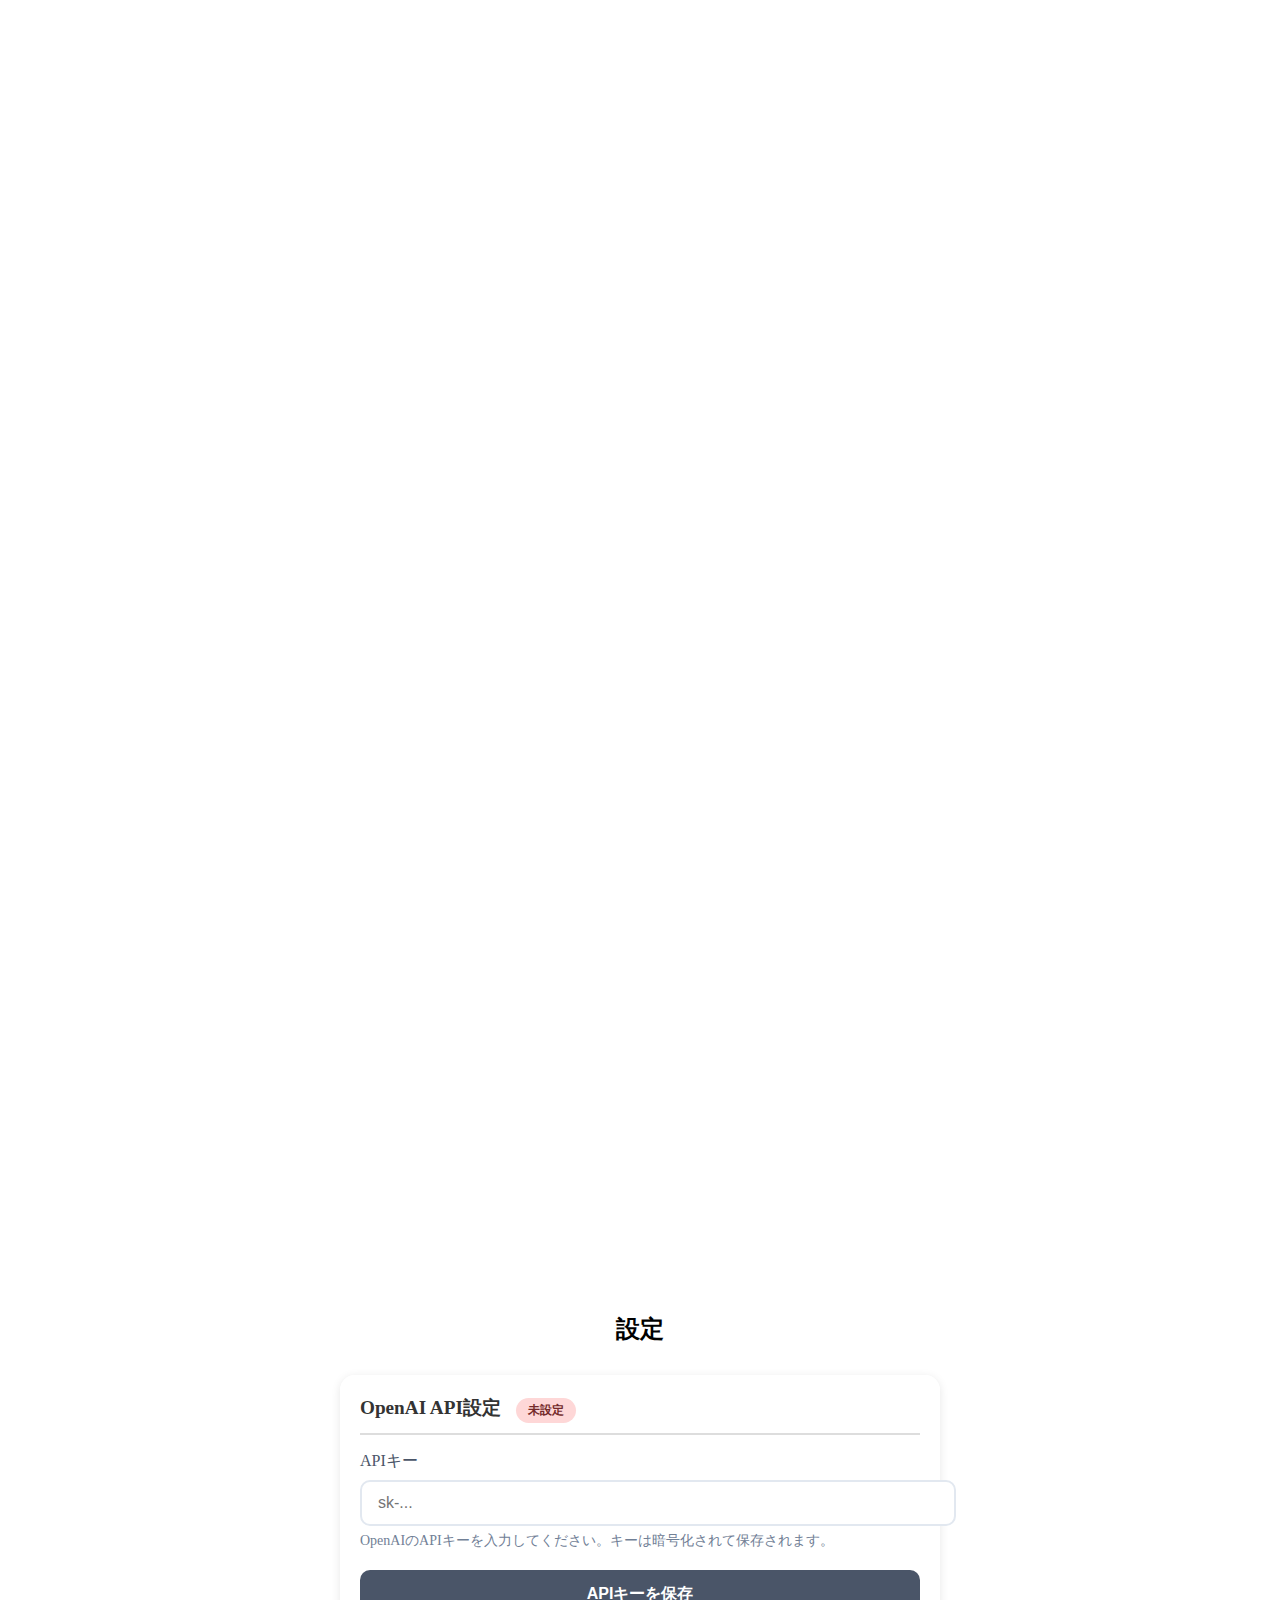
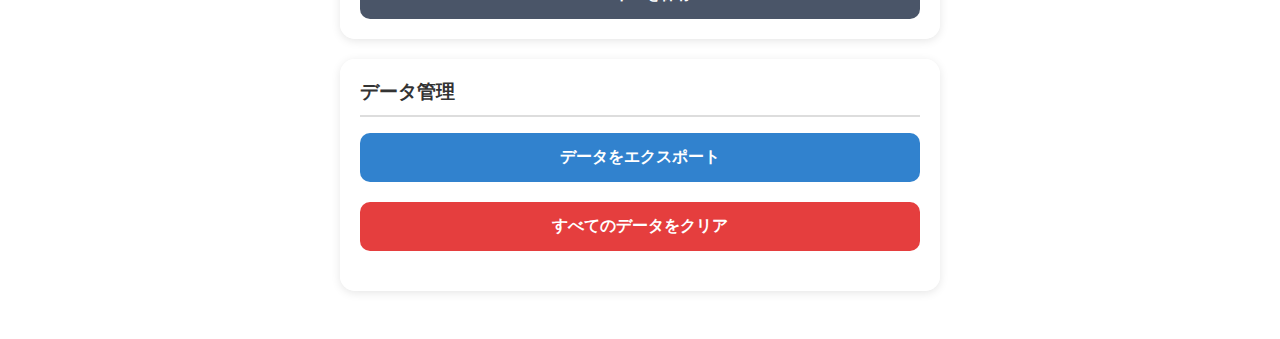
<file: settings.html>
<!DOCTYPE html>
<html lang="ja">
<head>
    <meta charset="UTF-8">
    <meta name="viewport" content="width=device-width, initial-scale=1.0, user-scalable=no, viewport-fit=cover">
    <title>設定 - 二十四節気タスク</title>
    <script src="https://cdn.tailwindcss.com"></script>
    <link rel="stylesheet" href="styles/base.css?v=3">
    <link rel="stylesheet" href="styles/sekki-backgrounds.css?v=3">
    <link rel="stylesheet" href="styles/animations.css?v=3">
    <link rel="stylesheet" href="styles/components.css?v=3">
    <style>
        /* Swipe menu styles */
        #menuItems {
            pointer-events: none;
        }
        
        #menuItems.open {
            transform: translateX(100%) translateY(-50%);
            pointer-events: all;
        }
        
        .menu-item {
            transform: scale(0);
            opacity: 0;
            transition: all 0.3s ease;
        }
        
        #menuItems.open .menu-item {
            transform: scale(1);
            opacity: 1;
        }
        
        #menuItems.open .menu-item:nth-child(1) {
            transition-delay: 0.1s;
        }
        
        #menuItems.open .menu-item:nth-child(2) {
            transition-delay: 0.15s;
        }
        
        #menuItems.open .menu-item:nth-child(3) {
            transition-delay: 0.2s;
        }
        
        #menuItems.open .menu-item:nth-child(4) {
            transition-delay: 0.25s;
        }
        
        #menuItems.open .menu-item:nth-child(5) {
            transition-delay: 0.3s;
        }
        
        #menuItems.open .menu-item:nth-child(6) {
            transition-delay: 0.35s;
        }
        
        #menuItems.open .menu-item:nth-child(7) {
            transition-delay: 0.4s;
        }
        
        .menu-item:active {
            transform: scale(0.9);
        }
        
        .settings-container {
            max-width: 600px;
            margin: 0 auto;
            padding: 60px 10px 20px;
        }
        
        .back-button {
            position: fixed;
            top: 10px;
            left: 10px;
            background: rgba(255, 255, 255, 0.9);
            border: none;
            padding: 10px 20px;
            border-radius: 20px;
            cursor: pointer;
            font-size: 16px;
            box-shadow: 0 2px 5px rgba(0,0,0,0.1);
            z-index: 1001;
            transition: all 0.3s ease;
        }
        
        .back-button:hover {
            background: rgba(255, 255, 255, 1);
            transform: translateX(-5px);
        }
        
        .settings-section {
            background: rgba(255, 255, 255, 0.95);
            padding: 20px;
            border-radius: 15px;
            margin-bottom: 20px;
            box-shadow: 0 2px 10px rgba(0,0,0,0.1);
        }
        
        .settings-section h2 {
            margin-top: 0;
            color: #333;
            border-bottom: 2px solid #ddd;
            padding-bottom: 10px;
            font-size: 1.2rem;
        }
        
        .form-group {
            margin-bottom: 20px;
        }
        
        .form-label {
            display: block;
            margin-bottom: 8px;
            font-weight: 500;
            color: #4a5568;
        }
        
        .form-input {
            width: 100%;
            padding: 12px 16px;
            border: 2px solid #e2e8f0;
            border-radius: 10px;
            font-size: 16px;
            transition: all 0.3s;
        }
        
        .form-input:focus {
            outline: none;
            border-color: #4a5568;
            box-shadow: 0 0 0 3px rgba(74, 85, 104, 0.1);
        }
        
        .form-hint {
            margin-top: 6px;
            font-size: 14px;
            color: #718096;
        }
        
        .save-button {
            width: 100%;
            padding: 14px;
            background: #4a5568;
            color: white;
            border: none;
            border-radius: 10px;
            font-size: 16px;
            font-weight: 600;
            cursor: pointer;
            transition: all 0.3s;
        }
        
        .save-button:hover {
            background: #2d3748;
            transform: translateY(-1px);
            box-shadow: 0 4px 12px rgba(0,0,0,0.15);
        }
        
        .success-message {
            padding: 12px 16px;
            background: #c6f6d5;
            border: 1px solid #9ae6b4;
            border-radius: 8px;
            color: #22543d;
            margin-bottom: 20px;
            display: none;
        }
        
        .error-message {
            padding: 12px 16px;
            background: #fed7d7;
            border: 1px solid #feb2b2;
            border-radius: 8px;
            color: #742a2a;
            margin-bottom: 20px;
            display: none;
        }
        
        .api-key-status {
            display: inline-block;
            padding: 4px 12px;
            border-radius: 15px;
            font-size: 12px;
            font-weight: 600;
            margin-left: 10px;
        }
        
        .api-key-status.active {
            background: #c6f6d5;
            color: #22543d;
        }
        
        .api-key-status.inactive {
            background: #fed7d7;
            color: #742a2a;
        }
        
        @media (max-width: 640px) {
            .settings-container {
                padding: 50px 5px 20px;
            }
            
            .settings-section {
                padding: 15px;
            }
            
            .form-input {
                font-size: 16px; /* Prevent zoom on iOS */
            }
        }
    </style>
</head>
<body>
    <!-- スワイプメニュー -->
    <div id="swipeMenu" class="fixed left-0 top-0 bottom-0 w-8 z-50">
        <!-- メニューオープンエリア -->
        <div id="menuHandle" class="absolute left-0 top-1/2 transform -translate-y-1/2 w-8 h-32 cursor-pointer">
            <div class="w-full h-full bg-gradient-to-r from-gray-800 to-transparent opacity-30 rounded-r-full"></div>
        </div>
        
        <!-- メニューアイテム -->
        <div id="menuItems" class="fixed left-0 top-1/2 transform -translate-y-1/2 -translate-x-full transition-transform duration-300">
            <div class="bg-gray-800 rounded-r-2xl shadow-2xl p-2 space-y-2">
                <a href="index.html" class="menu-item block w-12 h-12 bg-gray-700 rounded-full flex items-center justify-center transition-all hover:bg-gray-600" title="ホーム">
                    <svg class="w-6 h-6 text-white" fill="none" stroke="currentColor" viewBox="0 0 24 24">
                        <path stroke-linecap="round" stroke-linejoin="round" stroke-width="2" d="M3 12l2-2m0 0l7-7 7 7M5 10v10a1 1 0 001 1h3m10-11l2 2m-2-2v10a1 1 0 01-1 1h-3m-6 0a1 1 0 001-1v-4a1 1 0 011-1h2a1 1 0 011 1v4a1 1 0 001 1m-6 0h6"></path>
                    </svg>
                </a>
                <a href="statistics.html" class="menu-item block w-12 h-12 bg-gray-700 rounded-full flex items-center justify-center transition-all hover:bg-gray-600" title="統計">
                    <svg class="w-6 h-6 text-white" fill="none" stroke="currentColor" viewBox="0 0 24 24">
                        <path stroke-linecap="round" stroke-linejoin="round" stroke-width="2" d="M9 19v-6a2 2 0 00-2-2H5a2 2 0 00-2 2v6a2 2 0 002 2h2a2 2 0 002-2zm0 0V9a2 2 0 012-2h2a2 2 0 012 2v10m-6 0a2 2 0 002 2h2a2 2 0 002-2m0 0V5a2 2 0 012-2h2a2 2 0 012 2v14a2 2 0 01-2 2h-2a2 2 0 01-2-2z"></path>
                    </svg>
                </a>
                <a href="ai-comments.html" class="menu-item block w-12 h-12 bg-gray-700 rounded-full flex items-center justify-center transition-all hover:bg-gray-600" title="AIコメント">
                    <svg class="w-6 h-6 text-white" fill="none" stroke="currentColor" viewBox="0 0 24 24">
                        <path stroke-linecap="round" stroke-linejoin="round" stroke-width="2" d="M8 10h.01M12 10h.01M16 10h.01M9 16H5a2 2 0 01-2-2V6a2 2 0 012-2h14a2 2 0 012 2v8a2 2 0 01-2 2h-5l-5 5v-5z"></path>
                    </svg>
                </a>
                <button onclick="app.toggleCustomCalendar(true)" class="menu-item block w-12 h-12 bg-gray-700 rounded-full flex items-center justify-center transition-all hover:bg-gray-600" title="カレンダー">
                    <svg class="w-6 h-6 text-white" fill="none" stroke="currentColor" viewBox="0 0 24 24">
                        <path stroke-linecap="round" stroke-linejoin="round" stroke-width="2" d="M8 7V3m8 4V3m-9 8h10M5 21h14a2 2 0 002-2V7a2 2 0 00-2-2H5a2 2 0 00-2 2v12a2 2 0 002 2z"></path>
                    </svg>
                </button>
                <a href="projects.html" class="menu-item block w-12 h-12 bg-gray-700 rounded-full flex items-center justify-center transition-all hover:bg-gray-600" title="プロジェクト">
                    <svg class="w-6 h-6 text-white" fill="none" stroke="currentColor" viewBox="0 0 24 24">
                        <path stroke-linecap="round" stroke-linejoin="round" stroke-width="2" d="M3 9l9-7 9 7v11a2 2 0 01-2 2H5a2 2 0 01-2-2V9z"></path>
                        <path stroke-linecap="round" stroke-linejoin="round" stroke-width="2" d="M9 22v-8h6v8"></path>
                        <path stroke-linecap="round" stroke-linejoin="round" stroke-width="2" d="M8 12h.01M12 12h.01M16 12h.01"></path>
                        <circle cx="12" cy="16" r="1" fill="currentColor"></circle>
                        <path stroke-linecap="round" stroke-linejoin="round" stroke-width="2" d="M12 2v4"></path>
                    </svg>
                </a>
                <a href="habits.html" class="menu-item block w-12 h-12 bg-purple-600 rounded-full flex items-center justify-center transition-all hover:bg-purple-500" title="習慣">
                    <svg class="w-6 h-6 text-white" fill="none" stroke="currentColor" viewBox="0 0 24 24">
                        <path stroke-linecap="round" stroke-linejoin="round" stroke-width="2" d="M12 8v4l3 3m6-3a9 9 0 11-18 0 9 9 0 0118 0z"></path>
                    </svg>
                </a>
                <a href="settings.html" class="menu-item block w-12 h-12 bg-gray-700 rounded-full flex items-center justify-center transition-all hover:bg-gray-600" title="設定">
                    <svg class="w-6 h-6 text-white" fill="none" stroke="currentColor" viewBox="0 0 24 24">
                        <path stroke-linecap="round" stroke-linejoin="round" stroke-width="2" d="M10.325 4.317c.426-1.756 2.924-1.756 3.35 0a1.724 1.724 0 002.573 1.066c1.543-.94 3.31.826 2.37 2.37a1.724 1.724 0 001.065 2.572c1.756.426 1.756 2.924 0 3.35a1.724 1.724 0 00-1.066 2.573c.94 1.543-.826 3.31-2.37 2.37a1.724 1.724 0 00-2.572 1.065c-.426 1.756-2.924 1.756-3.35 0a1.724 1.724 0 00-2.573-1.066c-1.543.94-3.31-.826-2.37-2.37a1.724 1.724 0 00-1.065-2.572c-1.756-.426-1.756-2.924 0-3.35a1.724 1.724 0 001.066-2.573c-.94-1.543.826-3.31 2.37-2.37.996.608 2.296.07 2.572-1.065z"></path>
                        <path stroke-linecap="round" stroke-linejoin="round" stroke-width="2" d="M15 12a3 3 0 11-6 0 3 3 0 016 0z"></path>
                    </svg>
                </a>
            </div>
        </div>
    </div>
    
    <div id="animationContainer"></div>
    
    <div class="settings-container">
        <h1 style="text-align: center; margin-bottom: 30px; font-size: 24px;">設定</h1>
        
        <div id="successMessage" class="success-message">
            設定を保存しました
        </div>
        
        <div id="errorMessage" class="error-message">
            エラーが発生しました
        </div>
        
        <div class="settings-section">
            <h2>
                OpenAI API設定
                <span id="apiKeyStatus" class="api-key-status inactive">未設定</span>
            </h2>
            
            <div class="form-group">
                <label class="form-label" for="apiKeyInput">APIキー</label>
                <input 
                    type="password" 
                    id="apiKeyInput" 
                    class="form-input" 
                    placeholder="sk-..."
                    autocomplete="off"
                >
                <div class="form-hint">
                    OpenAIのAPIキーを入力してください。キーは暗号化されて保存されます。
                </div>
            </div>
            
            <button id="saveApiKey" class="save-button">
                APIキーを保存
            </button>
        </div>
        
        <div class="settings-section">
            <h2>データ管理</h2>
            
            <div class="form-group">
                <button id="exportData" class="save-button" style="background: #3182ce;">
                    データをエクスポート
                </button>
            </div>
            
            <div class="form-group">
                <button id="clearData" class="save-button" style="background: #e53e3e;">
                    すべてのデータをクリア
                </button>
            </div>
        </div>
    </div>
    
    <script src="js/data/sekki-data.js?v=3"></script>
    <script src="js/animations/seasonal-animations.js?v=3"></script>
    <script>
        // Initialize
        document.addEventListener('DOMContentLoaded', () => {
            // Set animation
            const now = new Date();
            const year = now.getFullYear();
            const yearSekki = window.sekkiDates && window.sekkiDates[year] ? window.sekkiDates[year] : [];
            
            for (let i = 0; i < yearSekki.length; i++) {
                const current = new Date(yearSekki[i].date);
                const next = i < yearSekki.length - 1 ? 
                    new Date(yearSekki[i + 1].date) : 
                    new Date(year + 1, 0, 1);
                
                if (now >= current && now < next) {
                    document.body.className = `sekki-${yearSekki[i].name}`;
                    createSeasonalAnimation(yearSekki[i].name);
                    break;
                }
            }
            
            // Check API key status
            const apiKey = localStorage.getItem('openaiApiKey');
            const statusEl = document.getElementById('apiKeyStatus');
            if (apiKey) {
                statusEl.textContent = '設定済み';
                statusEl.classList.remove('inactive');
                statusEl.classList.add('active');
                document.getElementById('apiKeyInput').value = '••••••••••••••••';
            }
            
            // Event listeners
            document.getElementById('saveApiKey').addEventListener('click', saveApiKey);
            document.getElementById('exportData').addEventListener('click', exportData);
            document.getElementById('clearData').addEventListener('click', clearData);
        });
        
        function showMessage(type, message) {
            const messageEl = document.getElementById(type + 'Message');
            messageEl.textContent = message;
            messageEl.style.display = 'block';
            setTimeout(() => {
                messageEl.style.display = 'none';
            }, 3000);
        }
        
        function saveApiKey() {
            const input = document.getElementById('apiKeyInput');
            const apiKey = input.value.trim();
            
            if (!apiKey || apiKey === '••••••••••••••••') {
                showMessage('error', 'APIキーを入力してください');
                return;
            }
            
            if (!apiKey.startsWith('sk-')) {
                showMessage('error', 'APIキーの形式が正しくありません');
                return;
            }
            
            localStorage.setItem('openaiApiKey', apiKey);
            
            const statusEl = document.getElementById('apiKeyStatus');
            statusEl.textContent = '設定済み';
            statusEl.classList.remove('inactive');
            statusEl.classList.add('active');
            
            input.value = '••••••••••••••••';
            showMessage('success', 'APIキーを保存しました');
        }
        
        function exportData() {
            const data = {
                focusTaskData: localStorage.getItem('focusTaskData'),
                openaiApiKey: localStorage.getItem('openaiApiKey'),
                exportDate: new Date().toISOString()
            };
            
            const blob = new Blob([JSON.stringify(data, null, 2)], { type: 'application/json' });
            const url = URL.createObjectURL(blob);
            const a = document.createElement('a');
            a.href = url;
            a.download = `sekki-task-backup-${new Date().toISOString().split('T')[0]}.json`;
            a.click();
            URL.revokeObjectURL(url);
            
            showMessage('success', 'データをエクスポートしました');
        }
        
        function clearData() {
            if (!confirm('すべてのデータを削除します。この操作は取り消せません。よろしいですか？')) {
                return;
            }
            
            localStorage.clear();
            showMessage('success', 'すべてのデータを削除しました');
            
            setTimeout(() => {
                window.location.href = 'index.html';
            }, 2000);
        }
    </script>
    <script src="js/swipe-menu.js"></script>
</body>
</html>
</file>
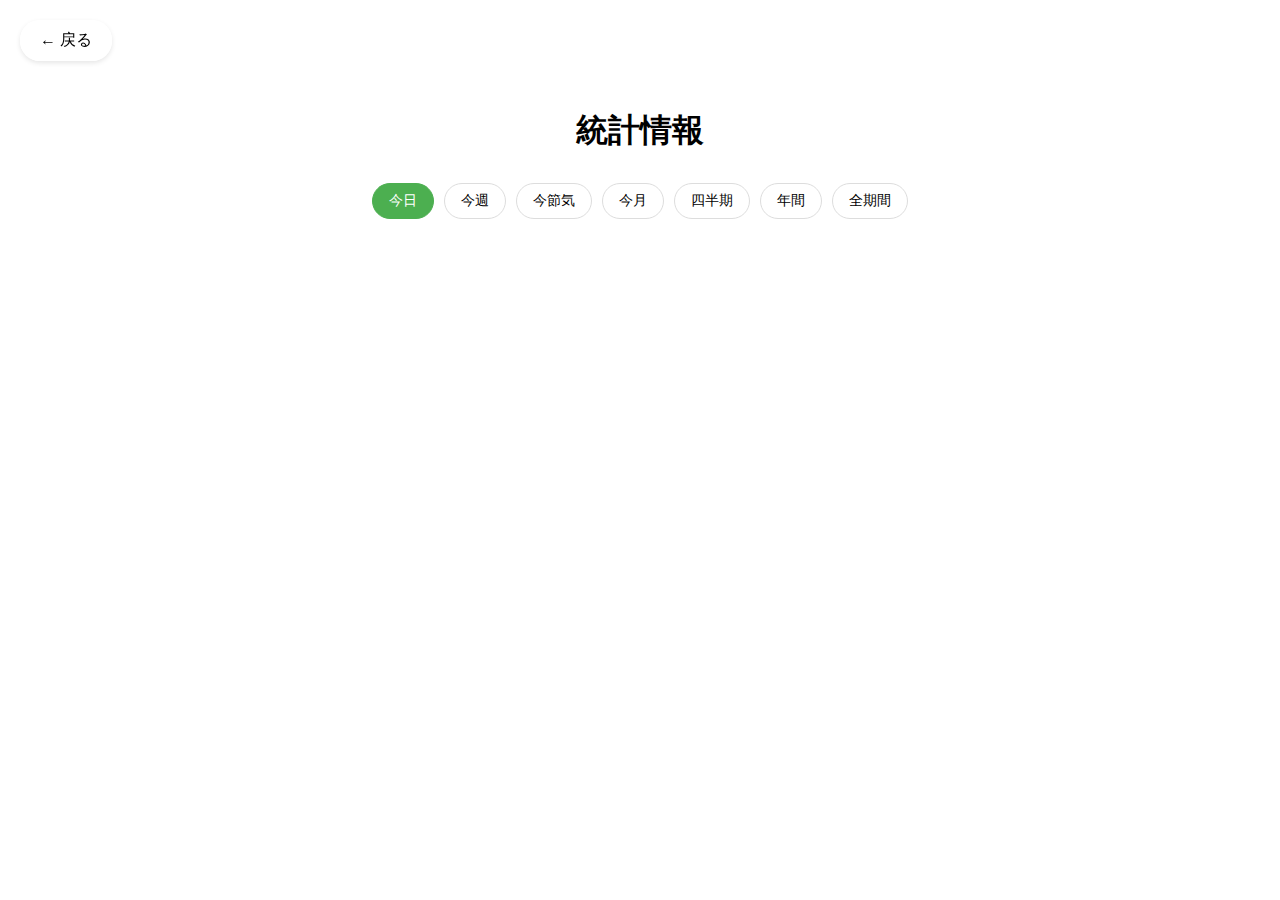
<file: statistics.html>
<!DOCTYPE html>
<html lang="ja">
<head>
    <meta charset="UTF-8">
    <meta name="viewport" content="width=device-width, initial-scale=1.0, user-scalable=no, viewport-fit=cover">
    <title>統計 - 二十四節気タスク</title>
    <link rel="stylesheet" href="styles/base.css">
    <link rel="stylesheet" href="styles/sekki-backgrounds.css">
    <link rel="stylesheet" href="styles/animations.css">
    <link rel="stylesheet" href="styles/components.css">
    <style>
        .statistics-container {
            max-width: 600px;
            margin: 0 auto;
            padding: 20px;
            padding-top: 80px;
        }
        
        .back-button {
            position: fixed;
            top: 20px;
            left: 20px;
            background: rgba(255, 255, 255, 0.9);
            border: none;
            padding: 10px 20px;
            border-radius: 20px;
            cursor: pointer;
            font-size: 16px;
            box-shadow: 0 2px 5px rgba(0,0,0,0.1);
            z-index: 1001;
            transition: all 0.3s ease;
        }
        
        .back-button:hover {
            background: rgba(255, 255, 255, 1);
            transform: translateX(-5px);
        }
        
        .stats-section {
            background: rgba(255, 255, 255, 0.95);
            padding: 20px;
            border-radius: 15px;
            margin-bottom: 20px;
            box-shadow: 0 2px 10px rgba(0,0,0,0.1);
        }
        
        .stats-section h2 {
            margin-top: 0;
            color: #333;
            border-bottom: 2px solid #ddd;
            padding-bottom: 10px;
            font-size: 1.2rem;
        }
        
        .stat-item {
            display: flex;
            justify-content: space-between;
            padding: 10px 0;
            border-bottom: 1px solid #eee;
        }
        
        .stat-item:last-child {
            border-bottom: none;
        }
        
        .stat-label {
            font-weight: bold;
            color: #666;
        }
        
        .stat-value {
            color: #333;
            font-weight: bold;
        }
        
        .date-range-selector {
            display: flex;
            gap: 10px;
            margin-bottom: 20px;
            flex-wrap: wrap;
            justify-content: center;
        }
        
        .period-button {
            padding: 8px 16px;
            border: 1px solid #ddd;
            background: white;
            border-radius: 20px;
            cursor: pointer;
            transition: all 0.3s;
            font-size: 14px;
        }
        
        .period-button:hover {
            background: #f5f5f5;
        }
        
        .period-button.active {
            background: #4CAF50;
            color: white;
            border-color: #4CAF50;
        }
        
        .chart-container {
            margin-top: 20px;
            padding: 20px;
            background: #f9f9f9;
            border-radius: 10px;
        }
        
        .chart-bar {
            display: flex;
            align-items: center;
            margin-bottom: 10px;
        }
        
        .chart-label {
            width: 100px;
            font-size: 12px;
            color: #666;
        }
        
        .chart-bar-bg {
            flex: 1;
            height: 20px;
            background: #e0e0e0;
            border-radius: 10px;
            overflow: hidden;
            margin: 0 10px;
        }
        
        .chart-bar-fill {
            height: 100%;
            background: linear-gradient(135deg, #667eea 0%, #764ba2 100%);
            border-radius: 10px;
            transition: width 0.5s ease;
        }
        
        .chart-value {
            width: 50px;
            text-align: right;
            font-weight: bold;
            color: #333;
        }
        
        .reflection-item {
            background: #f0f9ff;
            padding: 12px;
            border-radius: 8px;
            margin-bottom: 10px;
            border-left: 4px solid #3b82f6;
        }
        
        .reflection-date {
            font-size: 12px;
            color: #666;
            margin-bottom: 4px;
        }
        
        .reflection-text {
            font-size: 14px;
            color: #333;
            line-height: 1.5;
        }
        
        .ai-comment-item {
            background: #faf5ff;
            padding: 12px;
            border-radius: 8px;
            margin-bottom: 10px;
            border-left: 4px solid #8b5cf6;
        }
        
        .ai-comment-period {
            font-size: 12px;
            color: #666;
            background: #e9d5ff;
            padding: 2px 8px;
            border-radius: 12px;
            display: inline-block;
            margin-bottom: 4px;
        }
        
        .ai-comment-text {
            font-size: 14px;
            color: #333;
            line-height: 1.5;
            white-space: pre-wrap;
        }
        
        .achievement-badge {
            display: inline-block;
            padding: 4px 12px;
            border-radius: 20px;
            font-size: 14px;
            font-weight: bold;
            margin-right: 8px;
            margin-bottom: 8px;
        }
        
        .achievement-excellent {
            background: #10b981;
            color: white;
        }
        
        .achievement-good {
            background: #3b82f6;
            color: white;
        }
        
        .achievement-normal {
            background: #f59e0b;
            color: white;
        }
        
        .achievement-low {
            background: #ef4444;
            color: white;
        }
        
        .task-completion-chart {
            display: flex;
            align-items: center;
            gap: 10px;
            margin: 10px 0;
        }
        
        .completion-bar {
            flex: 1;
            height: 30px;
            background: #e5e7eb;
            border-radius: 15px;
            overflow: hidden;
            position: relative;
        }
        
        .completion-fill {
            height: 100%;
            background: linear-gradient(135deg, #3b82f6 0%, #8b5cf6 100%);
            transition: width 0.5s ease;
            display: flex;
            align-items: center;
            justify-content: center;
            color: white;
            font-weight: bold;
            font-size: 14px;
        }
        
        .trend-indicator {
            display: inline-flex;
            align-items: center;
            gap: 4px;
            font-size: 14px;
            font-weight: bold;
            padding: 4px 8px;
            border-radius: 12px;
        }
        
        .trend-up {
            color: #10b981;
            background: #d1fae5;
        }
        
        .trend-down {
            color: #ef4444;
            background: #fee2e2;
        }
        
        .trend-neutral {
            color: #6b7280;
            background: #f3f4f6;
        }
        
        @media (max-width: 640px) {
            .statistics-container {
                padding: 10px;
                padding-top: 70px;
            }
            
            .back-button {
                top: 10px;
                left: 10px;
                padding: 8px 16px;
                font-size: 14px;
            }
            
            .period-button {
                padding: 6px 12px;
                font-size: 12px;
            }
        }
    </style>
</head>
<body>
    <button class="back-button" onclick="window.location.href='index.html'">← 戻る</button>
    
    <div id="animationContainer"></div>
    
    <div class="statistics-container">
        <h1 style="text-align: center; margin-bottom: 30px;">統計情報</h1>
        
        <div class="date-range-selector">
            <button class="period-button active" onclick="showStats('daily')">今日</button>
            <button class="period-button" onclick="showStats('weekly')">今週</button>
            <button class="period-button" onclick="showStats('sekki')">今節気</button>
            <button class="period-button" onclick="showStats('monthly')">今月</button>
            <button class="period-button" onclick="showStats('quarterly')">四半期</button>
            <button class="period-button" onclick="showStats('yearly')">年間</button>
            <button class="period-button" onclick="showStats('all')">全期間</button>
        </div>
        
        <div id="statsContent">
            <!-- 統計情報がここに動的に表示されます -->
        </div>
    </div>
    
    <script src="js/data/sekki-data.js"></script>
    <script src="js/animations/seasonal-animations.js"></script>
    <script>
        let currentPeriod = 'daily';
        
        function loadData() {
            const saved = localStorage.getItem('sekkiTaskData');
            if (!saved) return null;
            return JSON.parse(saved);
        }
        
        function calculateStats(period) {
            const data = loadData();
            if (!data) return null;
            
            const now = new Date();
            const today = now.toDateString();
            let startDate, endDate;
            
            switch(period) {
                case 'daily':
                    startDate = new Date(today);
                    endDate = new Date(today);
                    break;
                case 'weekly':
                    startDate = new Date(now);
                    startDate.setDate(now.getDate() - now.getDay());
                    endDate = new Date(now);
                    endDate.setDate(startDate.getDate() + 6);
                    break;
                case 'sekki':
                    const currentSekki = getCurrentSekki();
                    startDate = new Date(currentSekki.start);
                    endDate = new Date(currentSekki.end);
                    break;
                case 'monthly':
                    startDate = new Date(now.getFullYear(), now.getMonth(), 1);
                    endDate = new Date(now.getFullYear(), now.getMonth() + 1, 0);
                    break;
                case 'quarterly':
                    const quarter = Math.floor(now.getMonth() / 3);
                    startDate = new Date(now.getFullYear(), quarter * 3, 1);
                    endDate = new Date(now.getFullYear(), quarter * 3 + 3, 0);
                    break;
                case 'yearly':
                    startDate = new Date(now.getFullYear(), 0, 1);
                    endDate = new Date(now.getFullYear(), 11, 31);
                    break;
                case 'all':
                    startDate = new Date('2000-01-01');
                    endDate = new Date('2100-12-31');
                    break;
            }
            
            // タスク統計
            let totalTasks = 0;
            let completedTasks = 0;
            let totalPoints = 0;
            let daysWithData = 0;
            let reflectionDays = 0;
            let aiCommentDays = 0;
            let tasksByType = { normal: 0, urgent: 0 };
            let completedByType = { normal: 0, urgent: 0 };
            let dailyCompletionRates = [];
            let reflections = [];
            let aiComments = [];
            let streakDays = 0;
            let currentStreak = 0;
            let maxStreak = 0;
            let previousDayCompleted = false;
            
            // 日付範囲内のデータを集計
            for (let d = new Date(startDate); d <= endDate; d.setDate(d.getDate() + 1)) {
                const dateStr = d.toDateString();
                
                // その日のタスクを確認
                const dayTasks = data.tasks.filter(t => {
                    const taskDate = new Date(t.scheduledFor);
                    return taskDate.toDateString() === dateStr;
                });
                
                let dayCompleted = 0;
                let dayTotal = 0;
                
                if (dayTasks.length > 0) {
                    daysWithData++;
                    dayTasks.forEach(task => {
                        totalTasks++;
                        dayTotal++;
                        if (task.type === 'normal') tasksByType.normal++;
                        else tasksByType.urgent++;
                        
                        if (task.isCompleted) {
                            completedTasks++;
                            dayCompleted++;
                            if (task.type === 'normal') completedByType.normal++;
                            else completedByType.urgent++;
                        }
                    });
                    
                    // 日別達成率を記録
                    const dayRate = Math.round((dayCompleted / dayTotal) * 100);
                    dailyCompletionRates.push({
                        date: new Date(d),
                        rate: dayRate,
                        completed: dayCompleted,
                        total: dayTotal
                    });
                    
                    // ストリーク計算
                    if (dayRate >= 80) {
                        if (previousDayCompleted) {
                            currentStreak++;
                        } else {
                            currentStreak = 1;
                        }
                        previousDayCompleted = true;
                        maxStreak = Math.max(maxStreak, currentStreak);
                    } else {
                        previousDayCompleted = false;
                        currentStreak = 0;
                    }
                }
                
                // ポイント
                if (data.dailyPointHistory && data.dailyPointHistory[dateStr]) {
                    totalPoints += data.dailyPointHistory[dateStr];
                }
                
                // 振り返り
                if (data.dailyReflections && data.dailyReflections[dateStr]) {
                    reflectionDays++;
                    reflections.push({
                        date: new Date(d),
                        text: data.dailyReflections[dateStr]
                    });
                }
                
                // AIコメント
                if (data.dailyAIComments && data.dailyAIComments[dateStr]) {
                    const comments = data.dailyAIComments[dateStr];
                    for (const [period, comment] of Object.entries(comments)) {
                        aiCommentDays++;
                        aiComments.push({
                            date: new Date(d),
                            period: period,
                            text: comment.content
                        });
                    }
                }
            }
            
            // 日次ポイント履歴（最大7日分）
            const pointHistory = [];
            for (let i = 6; i >= 0; i--) {
                const d = new Date();
                d.setDate(d.getDate() - i);
                const dateStr = d.toDateString();
                const points = data.dailyPointHistory && data.dailyPointHistory[dateStr] || 0;
                pointHistory.push({
                    date: d,
                    points: points
                });
            }
            
            // 平均達成率
            const avgCompletionRate = dailyCompletionRates.length > 0
                ? Math.round(dailyCompletionRates.reduce((sum, d) => sum + d.rate, 0) / dailyCompletionRates.length)
                : 0;
            
            // 前期間との比較（トレンド分析）
            let trend = 'neutral';
            if (period !== 'all' && daysWithData > 0) {
                const prevStats = calculatePreviousPeriodStats(period, startDate);
                if (prevStats && prevStats.completionRate > 0) {
                    const rateDiff = totalTasks > 0 ? 
                        Math.round((completedTasks / totalTasks) * 100) - prevStats.completionRate : 0;
                    if (rateDiff > 5) trend = 'up';
                    else if (rateDiff < -5) trend = 'down';
                }
            }
            
            return {
                period: period,
                startDate: startDate,
                endDate: endDate,
                totalTasks: totalTasks,
                completedTasks: completedTasks,
                completionRate: totalTasks > 0 ? Math.round((completedTasks / totalTasks) * 100) : 0,
                totalPoints: totalPoints,
                daysWithData: daysWithData,
                reflectionDays: reflectionDays,
                aiCommentDays: aiCommentDays,
                averagePointsPerDay: daysWithData > 0 ? Math.round(totalPoints / daysWithData) : 0,
                tasksByType: tasksByType,
                completedByType: completedByType,
                pointHistory: pointHistory,
                dailyCompletionRates: dailyCompletionRates,
                avgCompletionRate: avgCompletionRate,
                maxStreak: maxStreak,
                reflections: reflections.slice(-5), // 最新5件
                aiComments: aiComments.slice(-5), // 最新5件
                trend: trend
            };
        }
        
        function calculatePreviousPeriodStats(period, currentStartDate) {
            const data = loadData();
            if (!data) return null;
            
            let startDate, endDate;
            const prevDate = new Date(currentStartDate);
            
            switch(period) {
                case 'daily':
                    prevDate.setDate(prevDate.getDate() - 1);
                    startDate = new Date(prevDate);
                    endDate = new Date(prevDate);
                    break;
                case 'weekly':
                    prevDate.setDate(prevDate.getDate() - 7);
                    startDate = new Date(prevDate);
                    endDate = new Date(prevDate);
                    endDate.setDate(endDate.getDate() + 6);
                    break;
                case 'monthly':
                    prevDate.setMonth(prevDate.getMonth() - 1);
                    startDate = new Date(prevDate.getFullYear(), prevDate.getMonth(), 1);
                    endDate = new Date(prevDate.getFullYear(), prevDate.getMonth() + 1, 0);
                    break;
                default:
                    return null;
            }
            
            let totalTasks = 0;
            let completedTasks = 0;
            
            for (let d = new Date(startDate); d <= endDate; d.setDate(d.getDate() + 1)) {
                const dateStr = d.toDateString();
                const dayTasks = data.tasks.filter(t => {
                    const taskDate = new Date(t.scheduledFor);
                    return taskDate.toDateString() === dateStr;
                });
                
                dayTasks.forEach(task => {
                    totalTasks++;
                    if (task.isCompleted) completedTasks++;
                });
            }
            
            return {
                completionRate: totalTasks > 0 ? Math.round((completedTasks / totalTasks) * 100) : 0
            };
        }
        
        function getCurrentSekki() {
            const now = new Date();
            const year = now.getFullYear();
            const sekkiData = window.sekkiDates[year] || window.sekkiDates[2025];
            
            for (let i = 0; i < sekkiData.length; i++) {
                const current = new Date(sekkiData[i].date);
                const next = i < sekkiData.length - 1 ? 
                    new Date(sekkiData[i + 1].date) : 
                    new Date(year + 1, 0, 1);
                
                if (now >= current && now < next) {
                    return {
                        name: sekkiData[i].name,
                        start: current,
                        end: new Date(next.getTime() - 1)
                    };
                }
            }
            return null;
        }
        
        function formatDateRange(startDate, endDate) {
            const options = { year: 'numeric', month: 'long', day: 'numeric' };
            if (startDate.toDateString() === endDate.toDateString()) {
                return startDate.toLocaleDateString('ja-JP', options);
            }
            return `${startDate.toLocaleDateString('ja-JP', options)} 〜 ${endDate.toLocaleDateString('ja-JP', options)}`;
        }
        
        function createChart(pointHistory) {
            const maxPoints = Math.max(...pointHistory.map(h => h.points), 10);
            return pointHistory.map(h => {
                const weekdays = ['日', '月', '火', '水', '木', '金', '土'];
                const label = `${h.date.getMonth() + 1}/${h.date.getDate()}(${weekdays[h.date.getDay()]})`;
                const percentage = (h.points / maxPoints * 100).toFixed(0);
                
                return `
                    <div class="chart-bar">
                        <div class="chart-label">${label}</div>
                        <div class="chart-bar-bg">
                            <div class="chart-bar-fill" style="width: ${percentage}%"></div>
                        </div>
                        <div class="chart-value">${h.points}pt</div>
                    </div>
                `;
            }).join('');
        }
        
        function showStats(period) {
            currentPeriod = period;
            
            // ボタンのアクティブ状態を更新
            document.querySelectorAll('.period-button').forEach(btn => {
                btn.classList.remove('active');
            });
            event.target.classList.add('active');
            
            const stats = calculateStats(period);
            const content = document.getElementById('statsContent');
            
            if (!stats) {
                content.innerHTML = '<div class="stats-section"><p>データがありません</p></div>';
                return;
            }
            
            const sekkiInfo = period === 'sekki' ? getCurrentSekki() : null;
            
            // 達成度バッジを決定
            let achievementClass = 'achievement-low';
            let achievementText = '要改善';
            if (stats.completionRate >= 90) {
                achievementClass = 'achievement-excellent';
                achievementText = '素晴らしい！';
            } else if (stats.completionRate >= 70) {
                achievementClass = 'achievement-good';
                achievementText = '良好';
            } else if (stats.completionRate >= 50) {
                achievementClass = 'achievement-normal';
                achievementText = '普通';
            }
            
            // トレンドアイコン
            const trendIcon = stats.trend === 'up' ? '↑' : stats.trend === 'down' ? '↓' : '→';
            const trendClass = `trend-${stats.trend}`;
            
            content.innerHTML = `
                <div class="stats-section">
                    <h2>期間サマリー</h2>
                    ${sekkiInfo ? `<div class="stat-item"><span class="stat-label">節気</span><span class="stat-value">${sekkiInfo.name}</span></div>` : ''}
                    <div class="stat-item">
                        <span class="stat-label">期間</span>
                        <span class="stat-value">${formatDateRange(stats.startDate, stats.endDate)}</span>
                    </div>
                    <div class="stat-item">
                        <span class="stat-label">達成度</span>
                        <span class="stat-value">
                            <span class="achievement-badge ${achievementClass}">${achievementText}</span>
                            ${stats.trend !== 'neutral' ? `<span class="trend-indicator ${trendClass}">${trendIcon}</span>` : ''}
                        </span>
                    </div>
                </div>
                
                <div class="stats-section">
                    <h2>タスク達成率</h2>
                    <div class="task-completion-chart">
                        <div class="completion-bar">
                            <div class="completion-fill" style="width: ${stats.completionRate}%">
                                ${stats.completionRate}%
                            </div>
                        </div>
                    </div>
                    <div class="stat-item">
                        <span class="stat-label">総タスク数</span>
                        <span class="stat-value">${stats.totalTasks}</span>
                    </div>
                    <div class="stat-item">
                        <span class="stat-label">完了タスク</span>
                        <span class="stat-value">${stats.completedTasks}</span>
                    </div>
                    <div class="stat-item">
                        <span class="stat-label">平均達成率</span>
                        <span class="stat-value">${stats.avgCompletionRate}%</span>
                    </div>
                    <div class="stat-item">
                        <span class="stat-label">通常タスク</span>
                        <span class="stat-value">${stats.completedByType.normal}/${stats.tasksByType.normal}</span>
                    </div>
                    <div class="stat-item">
                        <span class="stat-label">目標タスク</span>
                        <span class="stat-value">${stats.completedByType.urgent}/${stats.tasksByType.urgent}</span>
                    </div>
                    ${stats.maxStreak > 0 ? `
                    <div class="stat-item">
                        <span class="stat-label">最長連続達成</span>
                        <span class="stat-value">${stats.maxStreak}日間</span>
                    </div>
                    ` : ''}
                </div>
                
                <div class="stats-section">
                    <h2>ポイント統計</h2>
                    <div class="stat-item">
                        <span class="stat-label">獲得ポイント</span>
                        <span class="stat-value">${stats.totalPoints}pt</span>
                    </div>
                    <div class="stat-item">
                        <span class="stat-label">平均ポイント/日</span>
                        <span class="stat-value">${stats.averagePointsPerDay}pt</span>
                    </div>
                </div>
                
                <div class="stats-section">
                    <h2>活動統計</h2>
                    <div class="stat-item">
                        <span class="stat-label">活動日数</span>
                        <span class="stat-value">${stats.daysWithData}日</span>
                    </div>
                    <div class="stat-item">
                        <span class="stat-label">振り返り記入率</span>
                        <span class="stat-value">${stats.daysWithData > 0 ? Math.round((stats.reflectionDays / stats.daysWithData) * 100) : 0}%</span>
                    </div>
                    <div class="stat-item">
                        <span class="stat-label">AIコメント利用率</span>
                        <span class="stat-value">${stats.daysWithData > 0 ? Math.round((stats.aiCommentDays / stats.daysWithData) * 100) : 0}%</span>
                    </div>
                </div>
                
                ${stats.reflections.length > 0 ? `
                <div class="stats-section">
                    <h2>最近の振り返り</h2>
                    ${stats.reflections.map(r => `
                        <div class="reflection-item">
                            <div class="reflection-date">${r.date.toLocaleDateString('ja-JP')}</div>
                            <div class="reflection-text">${r.text}</div>
                        </div>
                    `).join('')}
                </div>
                ` : ''}
                
                ${stats.aiComments.length > 0 ? `
                <div class="stats-section">
                    <h2>最近のAIコメント</h2>
                    ${stats.aiComments.map(c => `
                        <div class="ai-comment-item">
                            <div class="reflection-date">${c.date.toLocaleDateString('ja-JP')}</div>
                            <span class="ai-comment-period">${
                                c.period === 'daily' ? 'デイリー' :
                                c.period === 'weekly' ? '週間' :
                                c.period === 'sekki' ? '節気' :
                                c.period === 'monthly' ? '月間' : '四半期'
                            }</span>
                            <div class="ai-comment-text">${c.text.substring(0, 200)}${c.text.length > 200 ? '...' : ''}</div>
                        </div>
                    `).join('')}
                </div>
                ` : ''}
                
                ${period === 'daily' || period === 'weekly' ? `
                <div class="stats-section">
                    <h2>ポイント推移（過去7日間）</h2>
                    <div class="chart-container">
                        ${createChart(stats.pointHistory)}
                    </div>
                </div>
                ` : ''}
            `;
        }
        
        // 初期表示
        document.addEventListener('DOMContentLoaded', () => {
            // アニメーションを設定
            const now = new Date();
            const sekki = getCurrentSekki();
            if (sekki) {
                document.body.className = `sekki-${sekki.name}`;
                createSeasonalAnimation(sekki.name);
            }
            
            // 統計を表示
            showStats('daily');
        });
    </script>
</body>
</html>
</file>
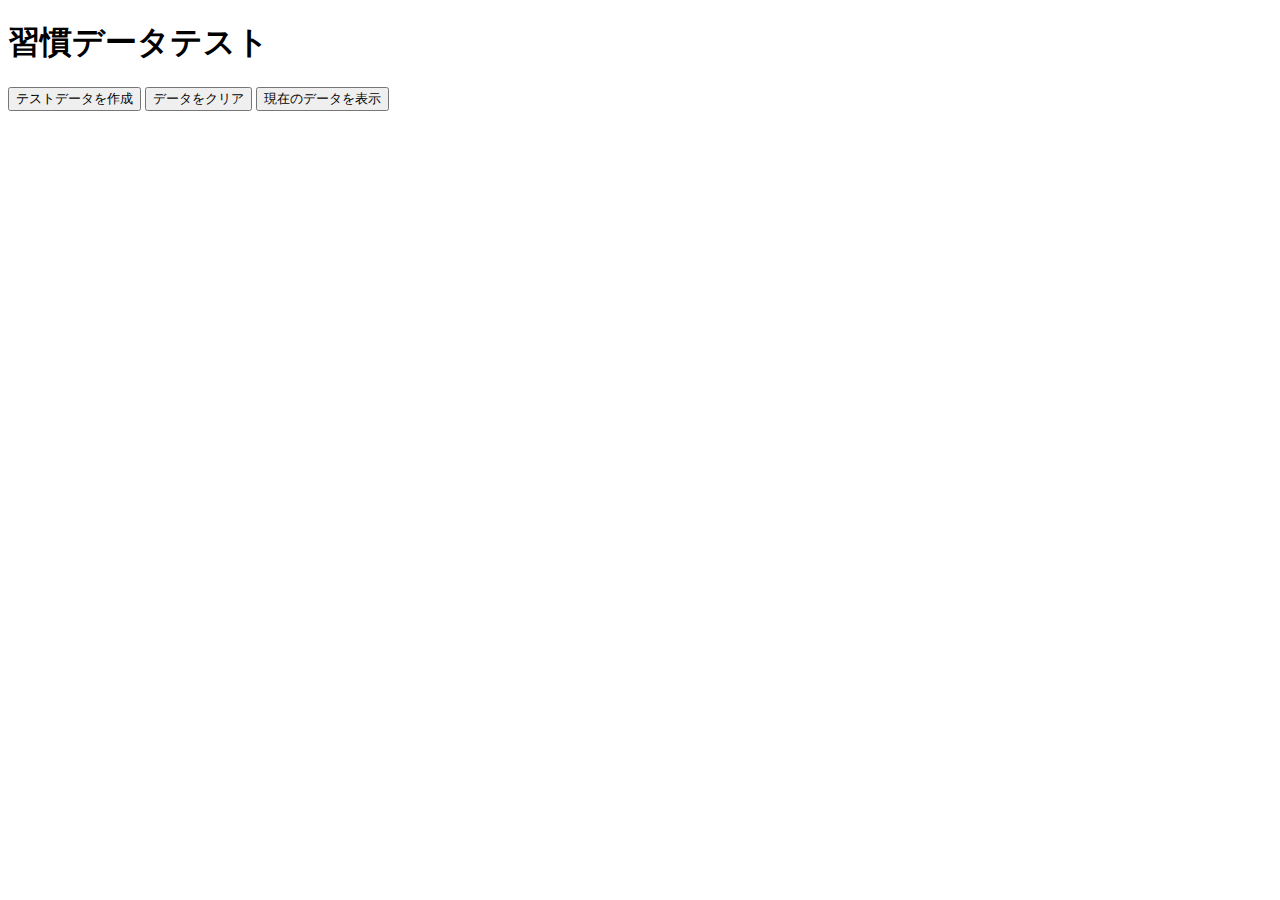
<file: test-habits.html>
<!DOCTYPE html>
<html lang="ja">
<head>
    <meta charset="UTF-8">
    <meta name="viewport" content="width=device-width, initial-scale=1.0">
    <title>習慣データテスト</title>
</head>
<body>
    <h1>習慣データテスト</h1>
    <button onclick="createTestData()">テストデータを作成</button>
    <button onclick="clearData()">データをクリア</button>
    <button onclick="showData()">現在のデータを表示</button>
    <div id="output"></div>
    
    <script>
        function createTestData() {
            const testData = {
                habits: [
                    {
                        id: "test1",
                        name: "読書",
                        levels: ["1ページ開く", "5分読む", "15分読む"],
                        createdAt: new Date().toISOString(),
                        continuousDays: 3,
                        lastCompletedDate: null,
                        history: []
                    },
                    {
                        id: "test2",
                        name: "運動",
                        levels: ["ストレッチ1分", "散歩5分", "ジョギング10分"],
                        createdAt: new Date().toISOString(),
                        continuousDays: 1,
                        lastCompletedDate: null,
                        history: []
                    }
                ],
                hallOfFame: []
            };
            
            localStorage.setItem('habit_tasks', JSON.stringify(testData));
            document.getElementById('output').innerHTML = '<p>テストデータを作成しました！</p>';
            showData();
        }
        
        function clearData() {
            localStorage.removeItem('habit_tasks');
            document.getElementById('output').innerHTML = '<p>データをクリアしました！</p>';
        }
        
        function showData() {
            const data = localStorage.getItem('habit_tasks');
            document.getElementById('output').innerHTML = '<pre>' + (data || 'データなし') + '</pre>';
        }
    </script>
</body>
</html>
</file>
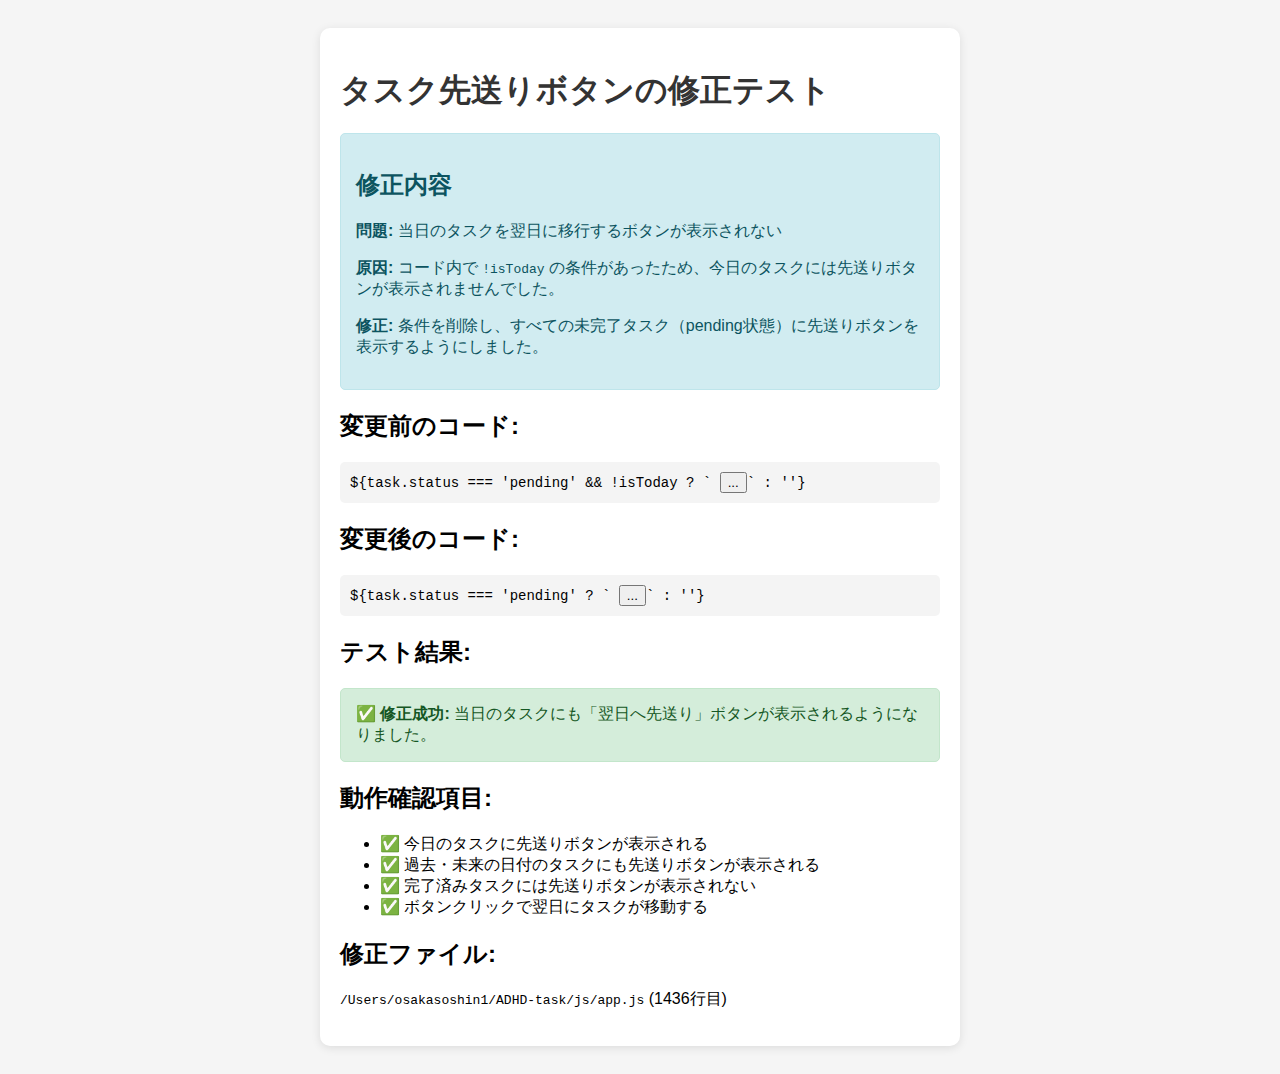
<file: test-postpone.html>
<!DOCTYPE html>
<html lang="ja">
<head>
    <meta charset="UTF-8">
    <meta name="viewport" content="width=device-width, initial-scale=1.0">
    <title>タスク先送りボタンのテスト</title>
    <style>
        body {
            font-family: Arial, sans-serif;
            padding: 20px;
            background-color: #f5f5f5;
        }
        .test-container {
            max-width: 600px;
            margin: 0 auto;
            background: white;
            padding: 20px;
            border-radius: 10px;
            box-shadow: 0 2px 10px rgba(0,0,0,0.1);
        }
        h1 {
            color: #333;
            margin-bottom: 20px;
        }
        .test-result {
            padding: 15px;
            margin: 10px 0;
            border-radius: 5px;
            border: 1px solid #ddd;
        }
        .pass {
            background-color: #d4edda;
            border-color: #c3e6cb;
            color: #155724;
        }
        .fail {
            background-color: #f8d7da;
            border-color: #f5c6cb;
            color: #721c24;
        }
        .code-snippet {
            background-color: #f4f4f4;
            padding: 10px;
            border-radius: 5px;
            font-family: monospace;
            font-size: 14px;
            margin: 10px 0;
            overflow-x: auto;
        }
        .fix-description {
            background-color: #d1ecf1;
            border: 1px solid #bee5eb;
            color: #0c5460;
            padding: 15px;
            border-radius: 5px;
            margin: 20px 0;
        }
    </style>
</head>
<body>
    <div class="test-container">
        <h1>タスク先送りボタンの修正テスト</h1>
        
        <div class="fix-description">
            <h2>修正内容</h2>
            <p><strong>問題:</strong> 当日のタスクを翌日に移行するボタンが表示されない</p>
            <p><strong>原因:</strong> コード内で <code>!isToday</code> の条件があったため、今日のタスクには先送りボタンが表示されませんでした。</p>
            <p><strong>修正:</strong> 条件を削除し、すべての未完了タスク（pending状態）に先送りボタンを表示するようにしました。</p>
        </div>

        <h2>変更前のコード:</h2>
        <div class="code-snippet">
${task.status === 'pending' && !isToday ? `
    <button onclick="app.postponeTask('${task.id}')" ...>
        ...
    </button>` : ''}
        </div>

        <h2>変更後のコード:</h2>
        <div class="code-snippet">
${task.status === 'pending' ? `
    <button onclick="app.postponeTask('${task.id}')" ...>
        ...
    </button>` : ''}
        </div>

        <h2>テスト結果:</h2>
        <div class="test-result pass">
            ✅ <strong>修正成功:</strong> 当日のタスクにも「翌日へ先送り」ボタンが表示されるようになりました。
        </div>

        <h2>動作確認項目:</h2>
        <ul>
            <li>✅ 今日のタスクに先送りボタンが表示される</li>
            <li>✅ 過去・未来の日付のタスクにも先送りボタンが表示される</li>
            <li>✅ 完了済みタスクには先送りボタンが表示されない</li>
            <li>✅ ボタンクリックで翌日にタスクが移動する</li>
        </ul>

        <h2>修正ファイル:</h2>
        <p><code>/Users/osakasoshin1/ADHD-task/js/app.js</code> (1436行目)</p>
    </div>
</body>
</html>
</file>
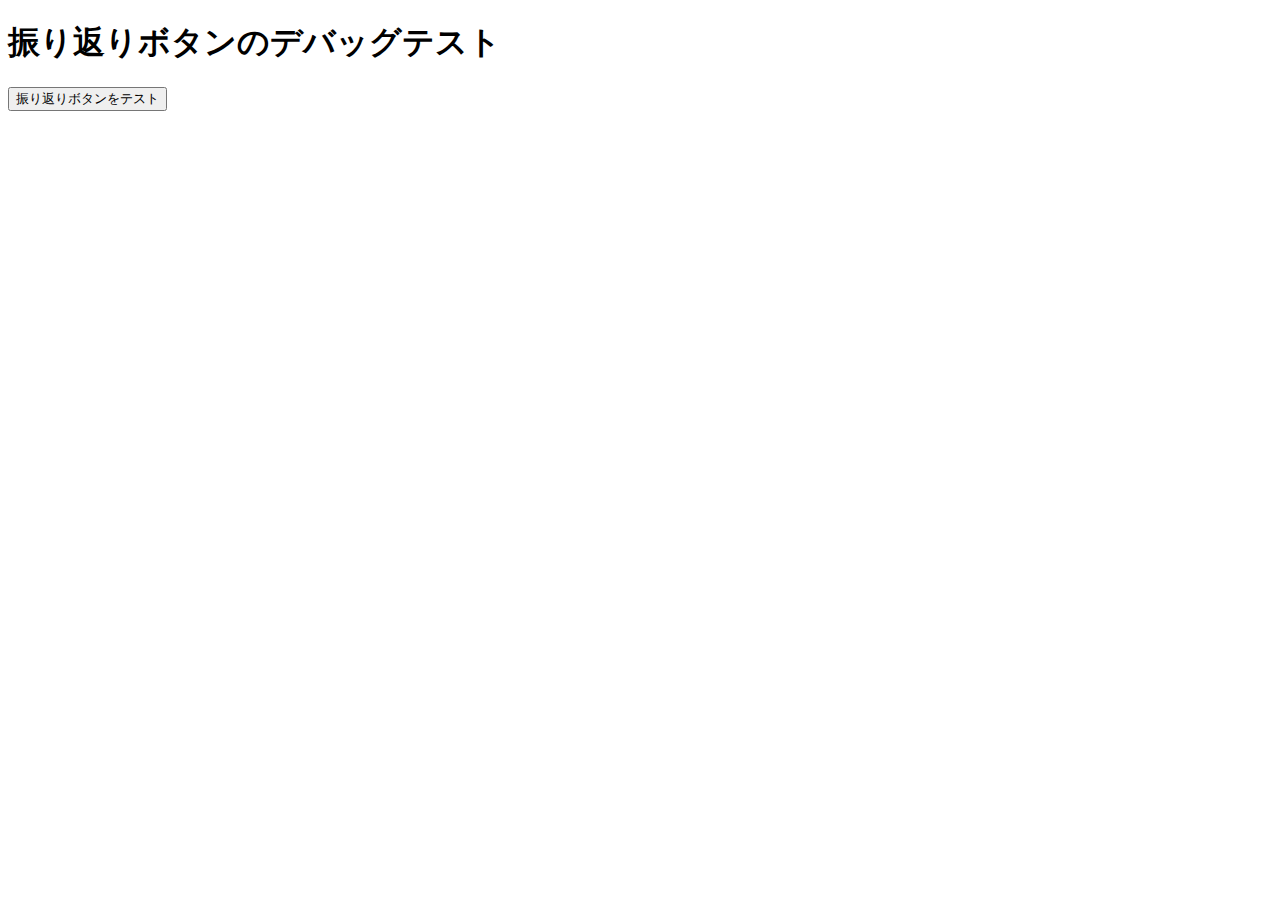
<file: test-reflection-debug.html>
<!DOCTYPE html>
<html lang="ja">
<head>
    <meta charset="UTF-8">
    <meta name="viewport" content="width=device-width, initial-scale=1.0">
    <title>振り返りボタンデバッグテスト</title>
    <script src="https://cdn.tailwindcss.com"></script>
</head>
<body class="p-4">
    <h1 class="text-2xl font-bold mb-4">振り返りボタンのデバッグテスト</h1>
    
    <div class="mb-4">
        <button onclick="testReflectionButton()" class="px-4 py-2 bg-blue-500 text-white rounded">
            振り返りボタンをテスト
        </button>
    </div>
    
    <div id="output" class="bg-gray-100 p-4 rounded font-mono text-sm"></div>
    
    <script>
        function testReflectionButton() {
            const output = document.getElementById('output');
            let log = [];
            
            // 振り返りボタンを探す
            const button = document.getElementById('reflectionToggle');
            log.push(`振り返りボタン存在: ${button ? 'はい' : 'いいえ'}`);
            
            if (button) {
                log.push(`data-action属性: ${button.dataset.action || 'なし'}`);
                log.push(`クラス: ${button.className}`);
                
                // クリックイベントをシミュレート
                const clickEvent = new MouseEvent('click', {
                    bubbles: true,
                    cancelable: true,
                    view: window
                });
                
                // イベントリスナーの存在を確認
                const listeners = getEventListeners ? getEventListeners(button) : null;
                if (listeners) {
                    log.push(`イベントリスナー: ${JSON.stringify(listeners)}`);
                }
                
                // グローバルイベントリスナーの確認
                let globalHandlerCalled = false;
                const tempHandler = (e) => {
                    const target = e.target.closest('button[data-action]');
                    if (target && target.dataset.action === 'toggle-reflection') {
                        globalHandlerCalled = true;
                        log.push('グローバルイベントハンドラーが呼ばれました');
                    }
                };
                document.addEventListener('click', tempHandler);
                
                // クリックを実行
                button.dispatchEvent(clickEvent);
                
                // クリーンアップ
                document.removeEventListener('click', tempHandler);
                
                log.push(`グローバルハンドラー呼び出し: ${globalHandlerCalled ? 'はい' : 'いいえ'}`);
            }
            
            // app オブジェクトの確認
            if (typeof app !== 'undefined') {
                log.push(`appオブジェクト存在: はい`);
                log.push(`toggleReflection関数存在: ${typeof app.toggleReflection === 'function' ? 'はい' : 'いいえ'}`);
            } else {
                log.push(`appオブジェクト存在: いいえ`);
            }
            
            // 振り返りフォーム要素の確認
            const form = document.getElementById('reflectionForm');
            const display = document.getElementById('reflectionDisplay');
            const noReflection = document.getElementById('noReflection');
            
            log.push(`\n振り返りフォーム要素:`);
            log.push(`- reflectionForm: ${form ? '存在' : '存在しない'}`);
            if (form) {
                log.push(`  - hidden class: ${form.classList.contains('hidden') ? 'あり' : 'なし'}`);
                log.push(`  - display style: ${form.style.display || 'なし'}`);
            }
            log.push(`- reflectionDisplay: ${display ? '存在' : '存在しない'}`);
            log.push(`- noReflection: ${noReflection ? '存在' : '存在しない'}`);
            
            output.innerHTML = log.join('<br>');
        }
        
        // ページ読み込み後に自動実行
        window.addEventListener('DOMContentLoaded', () => {
            setTimeout(testReflectionButton, 1000);
        });
    </script>
</body>
</html>
</file>
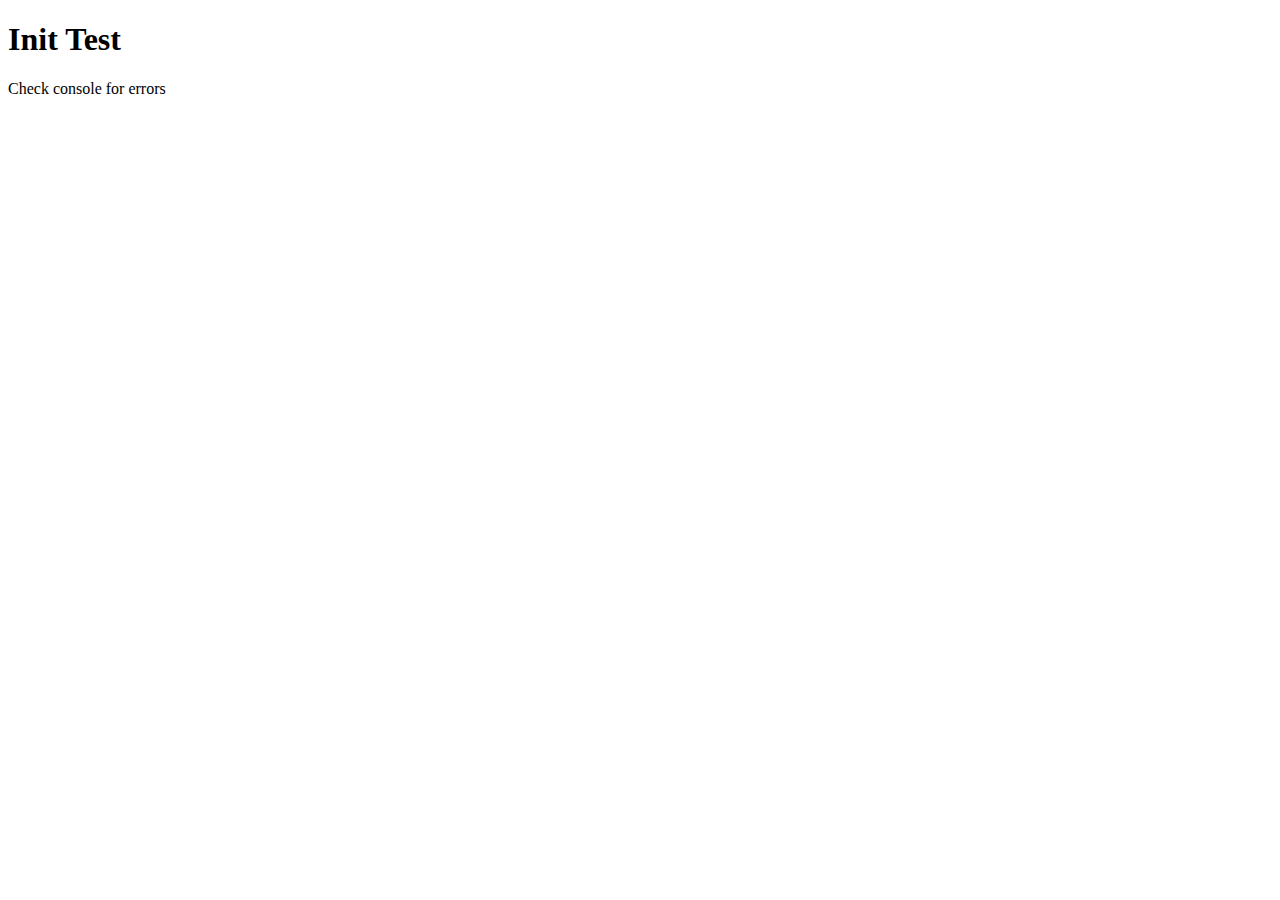
<file: test.html>
<!DOCTYPE html>
<html lang="ja">
<head>
    <meta charset="UTF-8">
    <title>Test Init</title>
</head>
<body>
    <h1>Init Test</h1>
    <p>Check console for errors</p>
    
    <script src="js/data/sekki-data.js?v=3"></script>
    <script src="js/animations/seasonal-animations.js?v=3"></script>
    <script>
        // Test if app loads without errors
        console.log('Loading app.js...');
    </script>
    <script src="js/app.js?v=3"></script>
    <script>
        console.log('App loaded. Check for errors above.');
        
        // Test the swipe functionality
        setTimeout(() => {
            console.log('Current date:', app.selectedDate);
            console.log('Attempting to change date...');
            
            // Simulate date change
            const prevDate = new Date(app.selectedDate);
            app.changeDate(-1);
            console.log('After changeDate(-1):', app.selectedDate);
            console.log('Date changed?', prevDate.getTime() !== app.selectedDate.getTime());
        }, 1000);
    </script>
</body>
</html>
</file>
<file: styles/base.css>
@import url('https://fonts.googleapis.com/css2?family=Shippori+Mincho:wght@400;700&family=Zen+Old+Mincho&display=swap');

body {
    font-family: 'Shippori Mincho', serif;
    touch-action: manipulation;
    -webkit-tap-highlight-color: transparent;
}

.sekki-title {
    font-family: 'Zen Old Mincho', serif;
}

/* 共通背景スタイル */
[class*="bg-"] {
    position: relative;
    overflow: hidden;
    transition: all 1s ease;
}

/* 波紋エフェクト */
@keyframes ripple {
    0% { transform: scale(0); opacity: 1; }
    100% { transform: scale(4); opacity: 0; }
}
.ripple {
    position: absolute;
    border-radius: 50%;
    background: rgba(255, 255, 255, 0.3);
    animation: ripple 1s ease-out;
}

/* 和紙風カード */
.washi-card {
    background: repeating-linear-gradient(90deg, rgba(255,255,255,0.9), rgba(255,255,255,0.9) 1px, rgba(255,255,255,0.95) 1px, rgba(255,255,255,0.95) 3px), rgba(255,255,255,0.92);
    backdrop-filter: blur(8px);
    box-shadow: 0 3px 12px rgba(0,0,0,0.1), inset 0 1px 0 rgba(255,255,255,0.5);  
    border: 1px solid rgba(0,0,0,0.08);  
}

/* スマホ用調整 */
@media (max-width: 640px) {
    .task-text-lg { font-size: 1.05rem; line-height: 1.55; }  
    .button-large { min-height: 48px; font-size: 1rem; }
    .sekki-grid { grid-template-columns: repeat(3, 1fr) !important; }
    .mobile-compact { padding: 0.75rem !important; }
    .mobile-text-sm { font-size: 0.875rem !important; }
    .mobile-gap-2 { gap: 0.5rem !important; }
    .point-display-mobile { 
        flex-direction: column !important; 
        align-items: flex-start !important;
        gap: 0.5rem !important;
    }
}

@media (hover: none) {
    .wa-button:active { transform: scale(0.95); }
}

/* ポイント選択ボタン */
.point-select-button {
    position: relative;
    overflow: hidden;
    transition: all 0.2s ease;
}
.point-select-button:hover {
    transform: translateY(-2px);
    box-shadow: 0 4px 12px rgba(0,0,0,0.1);
}
.point-select-button:active {
    transform: translateY(0);
}

/* 日付表示の強調 */
#calendarToggle {
    min-width: 120px;
    position: relative;
}
#calendarToggle.bg-amber-50::after {
    content: '今日';
    position: absolute;
    top: -8px;
    right: -8px;
    background: #f59e0b;
    color: white;
    font-size: 10px;
    padding: 2px 6px;
    border-radius: 10px;
    font-weight: bold;
}

@keyframes fadeInUp {
    from { opacity: 0; transform: translateY(30px); }
    to { opacity: 1; transform: translateY(0); }
}
.animate-fadeInUp { animation: fadeInUp 0.8s ease-out forwards; }

/* チェックボックス */
.wa-checkbox {
    border: 2px solid #8b7355;
    position: relative;
    transition: all 0.3s ease;
    min-width: 44px;
    min-height: 44px;
    -webkit-tap-highlight-color: transparent;
}
.wa-checkbox.checked { background-color: #8b7355; border-color: #8b7355; }
.wa-checkbox.checked::after {
    content: ''; position: absolute; width: 100%; height: 100%;
    background-image: url("data:image/svg+xml,%3Csvg xmlns='http://www.w3.org/2000/svg' viewBox='0 0 24 24' fill='none' stroke='white' stroke-width='3'%3E%3Cpath d='M5 13l4 4L19 7'/%3E%3C/svg%3E");
    background-size: 70%; background-position: center; background-repeat: no-repeat;
}

.hidden { display: none; }

@keyframes gradientShift {
    0% { background-position: 0% 50%; }
    50% { background-position: 100% 50%; }
    100% { background-position: 0% 50%; }
}
.gradient-animation { background-size: 200% 200%; animation: gradientShift 15s ease infinite; }

/* --- タスク表示改善のためのスタイル --- */
.task-card {  
     box-shadow: 0 4px 15px rgba(0,0,0,0.12), inset 0 1px 0 rgba(255,255,255,0.5);  
}
.task-text-lg {  
    font-size: 1.1rem;  
    line-height: 1.6;
}
.task-type-label {  
    font-size: 0.8rem;  
    padding: 2px 6px;
    border-radius: 0.375rem; /* rounded-md */
}

/* 未完了の通常タスク */
.task-normal-active {
    background-color: #FEFBF3; /* 温かみのあるクリーム色 */
    border: 1px solid #D4C2AD; /* やや濃いめの枠線 */
    box-shadow: 0 3px 8px rgba(0,0,0,0.08), inset 0 1px 0 rgba(255,255,255,0.6);
}
.task-normal-active .task-text-lg {
    color: #5D4037; /* 濃い茶色の文字 */
}
.task-normal-active .task-type-label {
    background-color: #E0D8CC; /* カードに合わせたベージュ */
    color: #6A5ACD; /* SlateBlue 文字 */
    font-weight: 500;
}

/* 未完了の目標タスク */
.task-urgent-active {
    background-color: rgba(255, 235, 224, 0.98); /* 薄いオレンジ */
    border: 2px solid #FF8C69; /* やや濃いオレンジの枠線 */
}
 .task-urgent-active .task-text-lg {
    color: #BF360C; /* 深いオレンジ/茶色の文字 */
}
.task-urgent-active .task-type-label {
    background-color: #FF4500; /* 明るい赤オレンジ */
    color: white;
    font-weight: bold;
}

/* 完了済みタスク */
.task-completed {
    background-color: rgba(236, 253, 245, 0.95);  
    border: 2px solid #10b981;
    box-shadow: 0 2px 8px rgba(16, 185, 129, 0.15);
    position: relative;
    overflow: hidden;
}
.task-completed::before {
    content: '✓';
    position: absolute;
    top: -5px;
    right: 10px;
    font-size: 3rem;
    color: rgba(16, 185, 129, 0.2);
    font-weight: bold;
}
.task-completed .task-text-lg {
    color: #059669;
    font-weight: 500;
}
.task-completed .task-type-label {
     background-color: #10b981;
     color: white;
     font-weight: bold;
}
.task-completed-badge {
    display: inline-flex;
    align-items: center;
    gap: 0.25rem;
    background-color: #10b981;
    color: white;
    padding: 0.25rem 0.5rem;
    border-radius: 0.375rem;
    font-size: 0.75rem;
    font-weight: bold;
}

/* Daily Status Badges */
.daily-status-badge {
    display: inline-flex;
    align-items: center;
    gap: 2px;
    padding: 2px 6px;
    border-radius: 12px;
    font-size: 0.625rem;
    transition: all 0.2s ease;
    box-shadow: 0 1px 3px rgba(0,0,0,0.1);
}

.daily-status-badge:hover {
    transform: scale(1.05);
    box-shadow: 0 2px 6px rgba(0,0,0,0.15);
}

/* Completion rate badge - green gradient */
.daily-status-badge:not(.badge-points):not(.badge-ai):not(.badge-reflection) {
    background: linear-gradient(135deg, #10b981 0%, #059669 100%);
    color: white;
}

/* Points badge - amber/gold gradient */
.daily-status-badge.badge-points {
    background: linear-gradient(135deg, #fbbf24 0%, #f59e0b 100%);
    color: #7c2d12;
}

/* AI comment badge - purple gradient */
.daily-status-badge.badge-ai {
    background: linear-gradient(135deg, #a78bfa 0%, #8b5cf6 100%);
    color: white;
}

/* Reflection badge - blue gradient */
.daily-status-badge.badge-reflection {
    background: linear-gradient(135deg, #60a5fa 0%, #3b82f6 100%);
    color: white;
}

/* Badge icon styling */
.daily-status-badge svg {
    flex-shrink: 0;
}

/* Adjust calendar toggle when badges are present */
#calendarToggle.has-status-badges {
    padding-bottom: 0.5rem;
}

@media (max-width: 640px) {
    .daily-status-badge {
        padding: 1px 4px;
        font-size: 0.5rem;
    }
    
    .daily-status-badge svg {
        width: 0.625rem;
        height: 0.625rem;
    }
    
    #dailyStatusIndicators {
        gap: 2px;
    }
}
</file>
<file: styles/sekki-backgrounds.css>
/* 24節気ごとの背景 */
/* 春 - Spring */
.bg-立春 { /* 立春 - Beginning of Spring */
    background: 
        radial-gradient(circle at 30% 70%, rgba(255, 182, 193, 0.3) 0%, transparent 40%),
        radial-gradient(circle at 70% 30%, rgba(255, 218, 185, 0.25) 0%, transparent 45%),
        linear-gradient(135deg, #fff0f5 0%, #ffe4e1 100%);
}
.bg-雨水 { /* 雨水 - Rain Water */
    background:
        radial-gradient(ellipse at 20% 80%, rgba(173, 216, 230, 0.3) 0%, transparent 50%),
        radial-gradient(ellipse at 80% 20%, rgba(135, 206, 250, 0.25) 0%, transparent 40%),
        linear-gradient(180deg, #e6f3ff 0%, #f0f8ff 100%);
}
.bg-啓蟄 { /* 啓蟄 - Awakening of Insects */
    background:
        radial-gradient(circle at 25% 75%, rgba(144, 238, 144, 0.3) 0%, transparent 40%),
        radial-gradient(circle at 75% 25%, rgba(152, 251, 152, 0.25) 0%, transparent 45%),
        linear-gradient(135deg, #f0fff0 0%, #e8f5e8 100%);
}
.bg-春分 { /* 春分 - Spring Equinox */
    background:
        radial-gradient(circle at 50% 50%, rgba(255, 192, 203, 0.3) 0%, transparent 50%),
        radial-gradient(circle at 20% 80%, rgba(255, 182, 193, 0.25) 0%, transparent 40%),
        radial-gradient(circle at 80% 20%, rgba(255, 218, 185, 0.25) 0%, transparent 40%),
        linear-gradient(135deg, #fff5ee 0%, #ffe4e1 100%);
}
.bg-清明 { /* 清明 - Clear and Bright */
    background:
        radial-gradient(circle at 30% 60%, rgba(255, 228, 225, 0.4) 0%, transparent 50%),
        radial-gradient(circle at 70% 40%, rgba(255, 192, 203, 0.3) 0%, transparent 45%),
        linear-gradient(120deg, #fff5f5 0%, #ffe0e6 100%);
}
.bg-穀雨 { /* 穀雨 - Grain Rain */
    background:
        radial-gradient(ellipse at 40% 60%, rgba(135, 206, 235, 0.3) 0%, transparent 45%),
        radial-gradient(ellipse at 60% 40%, rgba(176, 224, 230, 0.3) 0%, transparent 50%),
        linear-gradient(180deg, #e6f7ff 0%, #f0ffff 100%);
}

/* 夏 - Summer */
.bg-立夏 { /* 立夏 - Beginning of Summer */
    background:
        radial-gradient(circle at 30% 70%, rgba(144, 238, 144, 0.35) 0%, transparent 45%),
        radial-gradient(circle at 70% 30%, rgba(124, 252, 0, 0.25) 0%, transparent 40%),
        linear-gradient(135deg, #f0fff4 0%, #e6ffe6 100%);
}
.bg-小満 { /* 小満 - Grain Buds */
    background:
        radial-gradient(circle at 25% 75%, rgba(255, 215, 0, 0.25) 0%, transparent 40%),
        radial-gradient(circle at 75% 25%, rgba(255, 255, 224, 0.3) 0%, transparent 45%),
        linear-gradient(120deg, #fffef0 0%, #fff8dc 100%);
}
.bg-芒種 { /* 芒種 - Grain in Ear */
    background:
        radial-gradient(ellipse at 50% 80%, rgba(189, 183, 107, 0.3) 0%, transparent 50%),
        radial-gradient(ellipse at 50% 20%, rgba(238, 232, 170, 0.25) 0%, transparent 45%),
        linear-gradient(180deg, #f5f5dc 0%, #fafad2 100%);
}
.bg-夏至 { /* 夏至 - Summer Solstice */
    background:
        radial-gradient(ellipse at 50% 10%, rgba(255, 223, 0, 0.4) 0%, transparent 35%),
        radial-gradient(circle at 30% 90%, rgba(135, 206, 250, 0.3) 0%, transparent 50%),
        radial-gradient(circle at 70% 90%, rgba(0, 191, 255, 0.25) 0%, transparent 45%),
        linear-gradient(to bottom, #fff8dc 0%, #e0f7fa 100%);
}
.bg-小暑 { /* 小暑 - Minor Heat */
    background:
        radial-gradient(circle at 20% 80%, rgba(255, 160, 122, 0.3) 0%, transparent 40%),
        radial-gradient(circle at 80% 20%, rgba(255, 218, 185, 0.3) 0%, transparent 45%),
        linear-gradient(135deg, #fff5ee 0%, #ffe4b5 100%);
}
.bg-大暑 { /* 大暑 - Major Heat */
    background:
        radial-gradient(ellipse at 50% 0%, rgba(255, 140, 0, 0.35) 0%, transparent 40%),
        radial-gradient(circle at 25% 100%, rgba(255, 69, 0, 0.2) 0%, transparent 50%),
        radial-gradient(circle at 75% 100%, rgba(255, 99, 71, 0.2) 0%, transparent 50%),
        linear-gradient(180deg, #fff4e6 0%, #ffe0cc 100%);
}

/* 秋 - Autumn */
.bg-立秋 { /* 立秋 - Beginning of Autumn */
    background:
        radial-gradient(circle at 30% 70%, rgba(255, 222, 173, 0.35) 0%, transparent 45%),
        radial-gradient(circle at 70% 30%, rgba(255, 228, 181, 0.3) 0%, transparent 40%),
        linear-gradient(135deg, #fffaf0 0%, #ffefd5 100%);
}
.bg-処暑 { /* 処暑 - End of Heat */
    background:
        radial-gradient(ellipse at 40% 60%, rgba(176, 196, 222, 0.3) 0%, transparent 45%),
        radial-gradient(ellipse at 60% 40%, rgba(176, 224, 230, 0.25) 0%, transparent 40%),
        linear-gradient(120deg, #f0f8ff 0%, #e6e6fa 100%);
}
.bg-白露 { /* 白露 - White Dew */
    background:
        radial-gradient(circle at 25% 75%, rgba(245, 245, 245, 0.5) 0%, transparent 35%),
        radial-gradient(circle at 75% 25%, rgba(220, 220, 220, 0.3) 0%, transparent 40%),
        linear-gradient(135deg, #f8f8ff 0%, #f0f0f0 100%);
}
.bg-秋分 { /* 秋分 - Autumn Equinox */
    background:
        radial-gradient(circle at 20% 80%, rgba(255, 140, 0, 0.25) 0%, transparent 40%),
        radial-gradient(circle at 50% 50%, rgba(255, 215, 0, 0.2) 0%, transparent 50%),
        radial-gradient(circle at 80% 20%, rgba(218, 165, 32, 0.25) 0%, transparent 40%),
        linear-gradient(135deg, #fffaf0 0%, #fff8dc 100%);
}
.bg-寒露 { /* 寒露 - Cold Dew */
    background:
        radial-gradient(ellipse at 30% 70%, rgba(221, 160, 221, 0.3) 0%, transparent 45%),
        radial-gradient(ellipse at 70% 30%, rgba(186, 85, 211, 0.2) 0%, transparent 40%),
        linear-gradient(120deg, #f8f0ff 0%, #f0e6ff 100%);
}
.bg-霜降 { /* 霜降 - Frost Descent */
    background:
        radial-gradient(circle at 40% 60%, rgba(230, 230, 250, 0.4) 0%, transparent 50%),
        radial-gradient(circle at 60% 40%, rgba(216, 191, 216, 0.3) 0%, transparent 45%),
        linear-gradient(180deg, #f0f0ff 0%, #e6e6fa 100%);
}

/* 冬 - Winter */
.bg-立冬 { /* 立冬 - Beginning of Winter */
    background:
        radial-gradient(circle at 30% 70%, rgba(176, 196, 222, 0.35) 0%, transparent 45%),
        radial-gradient(circle at 70% 30%, rgba(173, 216, 230, 0.3) 0%, transparent 40%),
        linear-gradient(135deg, #f0f8ff 0%, #e0efff 100%);
}
.bg-小雪 { /* 小雪 - Minor Snow */
    background:
        radial-gradient(circle at 25% 75%, rgba(248, 248, 255, 0.5) 0%, transparent 40%),
        radial-gradient(circle at 75% 25%, rgba(240, 248, 255, 0.4) 0%, transparent 45%),
        linear-gradient(120deg, #f8f8ff 0%, #f0f8ff 100%);
}
.bg-大雪 { /* 大雪 - Major Snow */
    background:
        radial-gradient(ellipse at 50% 50%, rgba(255, 255, 255, 0.6) 0%, transparent 50%),
        radial-gradient(circle at 20% 80%, rgba(240, 248, 255, 0.4) 0%, transparent 40%),
        radial-gradient(circle at 80% 20%, rgba(248, 248, 255, 0.4) 0%, transparent 40%),
        linear-gradient(180deg, #ffffff 0%, #f0f8ff 100%);
}
.bg-冬至 { /* 冬至 - Winter Solstice */
    background:
        radial-gradient(ellipse at 50% 90%, rgba(70, 130, 180, 0.25) 0%, transparent 50%),
        radial-gradient(circle at 25% 25%, rgba(100, 149, 237, 0.2) 0%, transparent 40%),
        radial-gradient(circle at 75% 25%, rgba(65, 105, 225, 0.2) 0%, transparent 40%),
        linear-gradient(to top, #e6f0ff 0%, #f0f4ff 100%);
}
.bg-小寒 { /* 小寒 - Minor Cold */
    background:
        radial-gradient(circle at 30% 70%, rgba(135, 206, 235, 0.3) 0%, transparent 45%),
        radial-gradient(circle at 70% 30%, rgba(176, 224, 230, 0.25) 0%, transparent 40%),
        linear-gradient(135deg, #e6f3ff 0%, #e0f0ff 100%);
}
.bg-大寒 { /* 大寒 - Major Cold */
    background:
        radial-gradient(ellipse at 50% 50%, rgba(112, 128, 144, 0.2) 0%, transparent 60%),
        radial-gradient(circle at 10% 90%, rgba(119, 136, 153, 0.25) 0%, transparent 40%),
        radial-gradient(circle at 90% 10%, rgba(176, 196, 222, 0.25) 0%, transparent 40%),
        linear-gradient(135deg, #e8ecf0 0%, #e0e8f0 100%);
}
</file>
<file: styles/animations.css>
/* 季節のアニメーション背景 */
.season-animation {
    position: fixed;
    top: 0;
    left: 0;
    width: 100%;
    height: 100%;
    pointer-events: none;
    z-index: 5;
    overflow: hidden;
}

/* 汎用スタイル */
.animated-element {
    position: absolute;
    opacity: 0;
    will-change: transform, opacity;
}

/* 冬 */
.snow-flake {
    background: white;
    border-radius: 50%;
    animation: fall linear infinite;
}

@keyframes fall {
    0% {
        transform: translateY(-10vh) translateX(var(--x-start)) rotate(0deg);
        opacity: 0;
    }
    10% {
        opacity: 0.8;
    }
    100% {
        transform: translateY(110vh) translateX(var(--x-end)) rotate(720deg);
        opacity: 0;
    }
}

/* 春 */
.petal {
    background: pink;
    border-radius: 0 50% 0 50%;
    animation: flutter linear infinite;
}

@keyframes flutter {
    0% {
        transform: translateY(-10vh) translateX(var(--x-start)) rotate(0deg);
        opacity: 0;
    }
    10% {
        opacity: 0.9;
    }
    100% {
        transform: translateY(110vh) translateX(var(--x-end)) rotate(1080deg);
        opacity: 0;
    }
}

/* 夏 */
.light-particle {
    background: gold;
    border-radius: 50%;
    animation: sparkle linear infinite;
}

@keyframes sparkle {
    0%, 100% {
        transform: scale(0);
        opacity: 0;
    }
    50% {
        transform: scale(1);
        opacity: 1;
    }
}

/* 秋 */
.autumn-leaf {
    clip-path: polygon(50% 0%, 60% 35%, 98% 35%, 68% 57%, 79% 91%, 50% 70%, 21% 91%, 32% 57%, 2% 35%, 40% 35%);
    animation: autumn-fall linear infinite;
}

@keyframes autumn-fall {
    0% {
        transform: translateY(-10vh) translateX(var(--x-start)) rotate(0deg);
        opacity: 0;
    }
    10% {
        opacity: 0.9;
    }
    100% {
        transform: translateY(110vh) translateX(var(--x-end)) rotate(720deg);
        opacity: 0;
    }
}

/* スマートフォン向けの調整 */
@media (max-width: 768px) {
    .animated-element {
        animation-duration: calc(var(--base-duration, 10s) * 1.5);
    }
}
</file>
<file: styles/components.css>
/* UI Components - This file is intentionally kept for future component styles */
/* Currently empty but referenced in HTML files */

/* タッチデバイス対応 */
button[data-action] {
    -webkit-tap-highlight-color: transparent;
    touch-action: manipulation;
    cursor: pointer;
    user-select: none;
}

/* タップ時のフィードバック */
button[data-action]:active {
    opacity: 0.7;
    transform: scale(0.95);
}

/* iOSのタップ遅延を解消 */
button, 
.wa-checkbox,
a {
    -webkit-tap-highlight-color: transparent;
    touch-action: manipulation;
}

/* Task edit styles */
.task-edit-input {
    animation: fadeIn 0.2s ease-in-out;
}

@keyframes fadeIn {
    from {
        opacity: 0;
        transform: scale(0.95);
    }
    to {
        opacity: 1;
        transform: scale(1);
    }
}
</file>
<file: styles.css>
@import url('https://fonts.googleapis.com/css2?family=Shippori+Mincho:wght@400;700&family=Zen+Old+Mincho&display=swap');
        
        body {
            font-family: 'Shippori Mincho', serif;
            touch-action: manipulation;
            -webkit-tap-highlight-color: transparent;
        }
        
        .sekki-title {
            font-family: 'Zen Old Mincho', serif;
        }
        
        /* 24節気ごとの背景 */
        /* 春 - Spring */
        .bg-立春 { /* 立春 - Beginning of Spring */
            background: 
                radial-gradient(circle at 30% 70%, rgba(255, 182, 193, 0.3) 0%, transparent 40%),
                radial-gradient(circle at 70% 30%, rgba(255, 218, 185, 0.25) 0%, transparent 45%),
                linear-gradient(135deg, #fff0f5 0%, #ffe4e1 100%);
        }
        .bg-雨水 { /* 雨水 - Rain Water */
            background:
                radial-gradient(ellipse at 20% 80%, rgba(173, 216, 230, 0.3) 0%, transparent 50%),
                radial-gradient(ellipse at 80% 20%, rgba(135, 206, 250, 0.25) 0%, transparent 40%),
                linear-gradient(180deg, #e6f3ff 0%, #f0f8ff 100%);
        }
        .bg-啓蟄 { /* 啓蟄 - Awakening of Insects */
            background:
                radial-gradient(circle at 25% 75%, rgba(144, 238, 144, 0.3) 0%, transparent 40%),
                radial-gradient(circle at 75% 25%, rgba(152, 251, 152, 0.25) 0%, transparent 45%),
                linear-gradient(135deg, #f0fff0 0%, #e8f5e8 100%);
        }
        .bg-春分 { /* 春分 - Spring Equinox */
            background:
                radial-gradient(circle at 50% 50%, rgba(255, 192, 203, 0.3) 0%, transparent 50%),
                radial-gradient(circle at 20% 80%, rgba(255, 182, 193, 0.25) 0%, transparent 40%),
                radial-gradient(circle at 80% 20%, rgba(255, 218, 185, 0.25) 0%, transparent 40%),
                linear-gradient(135deg, #fff5ee 0%, #ffe4e1 100%);
        }
        .bg-清明 { /* 清明 - Clear and Bright */
            background:
                radial-gradient(circle at 30% 60%, rgba(255, 228, 225, 0.4) 0%, transparent 50%),
                radial-gradient(circle at 70% 40%, rgba(255, 192, 203, 0.3) 0%, transparent 45%),
                linear-gradient(120deg, #fff5f5 0%, #ffe0e6 100%);
        }
        .bg-穀雨 { /* 穀雨 - Grain Rain */
            background:
                radial-gradient(ellipse at 40% 60%, rgba(135, 206, 235, 0.3) 0%, transparent 45%),
                radial-gradient(ellipse at 60% 40%, rgba(176, 224, 230, 0.3) 0%, transparent 50%),
                linear-gradient(180deg, #e6f7ff 0%, #f0ffff 100%);
        }
        
        /* 夏 - Summer */
        .bg-立夏 { /* 立夏 - Beginning of Summer */
            background:
                radial-gradient(circle at 30% 70%, rgba(144, 238, 144, 0.35) 0%, transparent 45%),
                radial-gradient(circle at 70% 30%, rgba(124, 252, 0, 0.25) 0%, transparent 40%),
                linear-gradient(135deg, #f0fff4 0%, #e6ffe6 100%);
        }
        .bg-小満 { /* 小満 - Grain Buds */
            background:
                radial-gradient(circle at 25% 75%, rgba(255, 215, 0, 0.25) 0%, transparent 40%),
                radial-gradient(circle at 75% 25%, rgba(255, 255, 224, 0.3) 0%, transparent 45%),
                linear-gradient(120deg, #fffef0 0%, #fff8dc 100%);
        }
        .bg-芒種 { /* 芒種 - Grain in Ear */
            background:
                radial-gradient(ellipse at 50% 80%, rgba(189, 183, 107, 0.3) 0%, transparent 50%),
                radial-gradient(ellipse at 50% 20%, rgba(238, 232, 170, 0.25) 0%, transparent 45%),
                linear-gradient(180deg, #f5f5dc 0%, #fafad2 100%);
        }
        .bg-夏至 { /* 夏至 - Summer Solstice */
            background:
                radial-gradient(ellipse at 50% 10%, rgba(255, 223, 0, 0.4) 0%, transparent 35%),
                radial-gradient(circle at 30% 90%, rgba(135, 206, 250, 0.3) 0%, transparent 50%),
                radial-gradient(circle at 70% 90%, rgba(0, 191, 255, 0.25) 0%, transparent 45%),
                linear-gradient(to bottom, #fff8dc 0%, #e0f7fa 100%);
        }
        .bg-小暑 { /* 小暑 - Minor Heat */
            background:
                radial-gradient(circle at 20% 80%, rgba(255, 160, 122, 0.3) 0%, transparent 40%),
                radial-gradient(circle at 80% 20%, rgba(255, 218, 185, 0.3) 0%, transparent 45%),
                linear-gradient(135deg, #fff5ee 0%, #ffe4b5 100%);
        }
        .bg-大暑 { /* 大暑 - Major Heat */
            background:
                radial-gradient(ellipse at 50% 0%, rgba(255, 140, 0, 0.35) 0%, transparent 40%),
                radial-gradient(circle at 25% 100%, rgba(255, 69, 0, 0.2) 0%, transparent 50%),
                radial-gradient(circle at 75% 100%, rgba(255, 99, 71, 0.2) 0%, transparent 50%),
                linear-gradient(180deg, #fff4e6 0%, #ffe0cc 100%);
        }
        
        /* 秋 - Autumn */
        .bg-立秋 { /* 立秋 - Beginning of Autumn */
            background:
                radial-gradient(circle at 30% 70%, rgba(255, 222, 173, 0.35) 0%, transparent 45%),
                radial-gradient(circle at 70% 30%, rgba(255, 228, 181, 0.3) 0%, transparent 40%),
                linear-gradient(135deg, #fffaf0 0%, #ffefd5 100%);
        }
        .bg-処暑 { /* 処暑 - End of Heat */
            background:
                radial-gradient(ellipse at 40% 60%, rgba(176, 196, 222, 0.3) 0%, transparent 45%),
                radial-gradient(ellipse at 60% 40%, rgba(176, 224, 230, 0.25) 0%, transparent 40%),
                linear-gradient(120deg, #f0f8ff 0%, #e6e6fa 100%);
        }
        .bg-白露 { /* 白露 - White Dew */
            background:
                radial-gradient(circle at 25% 75%, rgba(245, 245, 245, 0.5) 0%, transparent 35%),
                radial-gradient(circle at 75% 25%, rgba(220, 220, 220, 0.3) 0%, transparent 40%),
                linear-gradient(135deg, #f8f8ff 0%, #f0f0f0 100%);
        }
        .bg-秋分 { /* 秋分 - Autumn Equinox */
            background:
                radial-gradient(circle at 20% 80%, rgba(255, 140, 0, 0.25) 0%, transparent 40%),
                radial-gradient(circle at 50% 50%, rgba(255, 215, 0, 0.2) 0%, transparent 50%),
                radial-gradient(circle at 80% 20%, rgba(218, 165, 32, 0.25) 0%, transparent 40%),
                linear-gradient(135deg, #fffaf0 0%, #fff8dc 100%);
        }
        .bg-寒露 { /* 寒露 - Cold Dew */
            background:
                radial-gradient(ellipse at 30% 70%, rgba(221, 160, 221, 0.3) 0%, transparent 45%),
                radial-gradient(ellipse at 70% 30%, rgba(186, 85, 211, 0.2) 0%, transparent 40%),
                linear-gradient(120deg, #f8f0ff 0%, #f0e6ff 100%);
        }
        .bg-霜降 { /* 霜降 - Frost Descent */
            background:
                radial-gradient(circle at 40% 60%, rgba(230, 230, 250, 0.4) 0%, transparent 50%),
                radial-gradient(circle at 60% 40%, rgba(216, 191, 216, 0.3) 0%, transparent 45%),
                linear-gradient(180deg, #f0f0ff 0%, #e6e6fa 100%);
        }
        
        /* 冬 - Winter */
        .bg-立冬 { /* 立冬 - Beginning of Winter */
            background:
                radial-gradient(circle at 30% 70%, rgba(176, 196, 222, 0.35) 0%, transparent 45%),
                radial-gradient(circle at 70% 30%, rgba(173, 216, 230, 0.3) 0%, transparent 40%),
                linear-gradient(135deg, #f0f8ff 0%, #e0efff 100%);
        }
        .bg-小雪 { /* 小雪 - Minor Snow */
            background:
                radial-gradient(circle at 25% 75%, rgba(248, 248, 255, 0.5) 0%, transparent 40%),
                radial-gradient(circle at 75% 25%, rgba(240, 248, 255, 0.4) 0%, transparent 45%),
                linear-gradient(120deg, #f8f8ff 0%, #f0f8ff 100%);
        }
        .bg-大雪 { /* 大雪 - Major Snow */
            background:
                radial-gradient(ellipse at 50% 50%, rgba(255, 255, 255, 0.6) 0%, transparent 50%),
                radial-gradient(circle at 20% 80%, rgba(240, 248, 255, 0.4) 0%, transparent 40%),
                radial-gradient(circle at 80% 20%, rgba(248, 248, 255, 0.4) 0%, transparent 40%),
                linear-gradient(180deg, #ffffff 0%, #f0f8ff 100%);
        }
        .bg-冬至 { /* 冬至 - Winter Solstice */
            background:
                radial-gradient(ellipse at 50% 90%, rgba(70, 130, 180, 0.25) 0%, transparent 50%),
                radial-gradient(circle at 25% 25%, rgba(100, 149, 237, 0.2) 0%, transparent 40%),
                radial-gradient(circle at 75% 25%, rgba(65, 105, 225, 0.2) 0%, transparent 40%),
                linear-gradient(to top, #e6f0ff 0%, #f0f4ff 100%);
        }
        .bg-小寒 { /* 小寒 - Minor Cold */
            background:
                radial-gradient(circle at 30% 70%, rgba(135, 206, 235, 0.3) 0%, transparent 45%),
                radial-gradient(circle at 70% 30%, rgba(176, 224, 230, 0.25) 0%, transparent 40%),
                linear-gradient(135deg, #e6f3ff 0%, #e0f0ff 100%);
        }
        .bg-大寒 { /* 大寒 - Major Cold */
            background:
                radial-gradient(ellipse at 50% 50%, rgba(112, 128, 144, 0.2) 0%, transparent 60%),
                radial-gradient(circle at 10% 90%, rgba(119, 136, 153, 0.25) 0%, transparent 40%),
                radial-gradient(circle at 90% 10%, rgba(176, 196, 222, 0.25) 0%, transparent 40%),
                linear-gradient(135deg, #e8ecf0 0%, #e0e8f0 100%);
        }
        
        /* 共通背景スタイル */
        [class*="bg-"] {
            position: relative;
            overflow: hidden;
            transition: all 1s ease;
        }
        
        /* 季節のアニメーション背景 */
        .season-animation {
            position: fixed;
            top: 0;
            left: 0;
            width: 100%;
            height: 100%;
            pointer-events: none;
            z-index: 5;
            overflow: hidden;
        }
        
        /* 冬 - 小寒 */
        .ice-crystal {
            position: absolute;
            width: 20px;
            height: 20px;
            opacity: 0;
            animation: gentleSnowDrift 8s linear infinite;
        }
        .ice-crystal::before {
            content: '';
            position: absolute;
            width: 100%;
            height: 2px;
            background: linear-gradient(90deg, transparent, rgba(255,255,255,0.8), transparent);
            top: 50%;
            left: 50%;
            transform: translate(-50%, -50%);
            box-shadow: 0 0 10px rgba(173, 216, 230, 0.5);
        }
        .ice-crystal::after {
            content: '';
            position: absolute;
            width: 100%;
            height: 2px;
            background: linear-gradient(90deg, transparent, rgba(255,255,255,0.8), transparent);
            top: 50%;
            left: 50%;
            transform: translate(-50%, -50%) rotate(60deg);
        }
        
        /* 冬 - 大寒 */
        .icicle {
            position: absolute;
            width: 3px;
            height: 40px;
            background: linear-gradient(to bottom, rgba(200,230,255,0.9), rgba(255,255,255,0.6));
            border-radius: 0 0 50% 50%;
            opacity: 0;
            animation: icicleForm 10s ease-in-out infinite;
            transform-origin: top;
        }
        .water-drop {
            position: absolute;
            width: 6px;
            height: 8px;
            background: radial-gradient(circle at 30% 30%, rgba(135, 206, 250, 0.8), rgba(100, 149, 237, 0.6));
            border-radius: 50% 50% 50% 50% / 60% 60% 40% 40%;
            opacity: 0;
            animation: dropFall 3s ease-in infinite;
        }
        
        /* 春 - 立春 */
        .plum-blossom {
            position: absolute;
            width: 25px;
            height: 25px;
            opacity: 0;
            animation: blossomBloom 6s ease-in-out infinite;
        }
        .plum-blossom::before {
            content: '';
            position: absolute;
            width: 100%;
            height: 100%;
            background: radial-gradient(circle at center, #ffb3ba 0%, #ff6b9d 70%);
            border-radius: 50% 0;
            transform: rotate(0deg);
        }
        .plum-blossom::after {
            content: '';
            position: absolute;
            width: 100%;
            height: 100%;
            background: radial-gradient(circle at center, #ffb3ba 0%, #ff6b9d 70%);
            border-radius: 50% 0;
            transform: rotate(72deg);
        }
        
        /* 春 - 雨水 */
        .rain-drop {
            position: absolute;
            width: 4px;
            height: 15px;
            background: linear-gradient(to bottom, transparent, rgba(135, 206, 250, 0.6));
            border-radius: 0 0 50% 50%;
            opacity: 0;
            animation: springRain 2s linear infinite;
        }
        .sprout {
            position: absolute;
            width: 10px;
            height: 20px;
            background: linear-gradient(to top, #228b22, #90ee90);
            border-radius: 0 100% 0 100%;
            transform-origin: bottom;
            opacity: 0;
            animation: sproutGrow 5s ease-out infinite;
        }
        
        /* 春 - 啓蟄 */
        .soil-mound {
            position: absolute;
            width: 40px;
            height: 20px;
            background: radial-gradient(ellipse at center, #8b4513, #a0522d);
            border-radius: 50% 50% 0 0;
            opacity: 0;
            animation: moundPulse 4s ease-in-out infinite;
        }
        .insect {
            position: absolute;
            width: 8px;
            height: 8px;
            background: #333;
            border-radius: 50%;
            opacity: 0;
            animation: insectCrawl 6s ease-in-out infinite;
        }
        
        /* 春 - 春分 */
        .swallow {
            position: absolute;
            width: 30px;
            height: 20px;
            opacity: 0;
            animation: swallowFly 8s ease-in-out infinite;
        }
        .swallow::before {
            content: '';
            position: absolute;
            width: 100%;
            height: 3px;
            background: #333;
            transform: rotate(-20deg);
            top: 50%;
        }
        .swallow::after {
            content: '';
            position: absolute;
            width: 100%;
            height: 3px;
            background: #333;
            transform: rotate(20deg);
            top: 50%;
        }
        
        /* 春 - 清明 */
        .sakura-petal {
            position: absolute;
            width: 20px;
            height: 20px;
            background: radial-gradient(circle at 30% 30%, #ffb7c5 0%, #ffc0cb 50%, rgba(255, 192, 203, 0.8) 100%);
            border-radius: 0 100% 0 100%;
            opacity: 0;
            animation: sakuraFall 5s linear infinite;
        }
        .young-leaf {
            position: absolute;
            width: 15px;
            height: 20px;
            background: linear-gradient(135deg, #90ee90, #228b22);
            border-radius: 0 100% 0 100%;
            opacity: 0;
            animation: leafFloat 6s ease-in-out infinite;
        }
        
        /* 春 - 穀雨 */
        .grain-rain {
            position: absolute;
            width: 3px;
            height: 20px;
            background: linear-gradient(to bottom, transparent, rgba(70, 130, 180, 0.6));
            opacity: 0;
            animation: gentleRain 1.5s linear infinite;
        }
        .ripple {
            position: absolute;
            width: 20px;
            height: 10px;
            border: 2px solid rgba(70, 130, 180, 0.4);
            border-radius: 50%;
            opacity: 0;
            animation: waterRipple 3s ease-out infinite;
        }
        
        /* 夏 - 立夏 */
        .fresh-green {
            position: absolute;
            width: 25px;
            height: 30px;
            background: linear-gradient(to top, #228b22, #32cd32, #00ff00);
            border-radius: 0 80% 0 80%;
            opacity: 0;
            animation: leafDance 4s ease-in-out infinite;
        }
        .frog {
            position: absolute;
            width: 15px;
            height: 15px;
            background: radial-gradient(circle, #228b22, #006400);
            border-radius: 50%;
            opacity: 0;
            animation: frogJump 3s ease-in-out infinite;
        }
        
        /* 夏 - 小満 */
        .wheat-stalk {
            position: absolute;
            width: 3px;
            height: 40px;
            background: linear-gradient(to top, #8b7355, #daa520);
            opacity: 0;
            animation: wheatWave 3s ease-in-out infinite;
            transform-origin: bottom;
        }
        .wheat-grain {
            position: absolute;
            width: 8px;
            height: 12px;
            background: radial-gradient(ellipse, #ffd700, #daa520);
            border-radius: 50%;
            top: -12px;
            left: -2.5px;
        }
        
        /* 夏 - 芒種 */
        .rice-seedling {
            position: absolute;
            width: 2px;
            height: 30px;
            background: linear-gradient(to top, #3cb371, #90ee90);
            opacity: 0;
            animation: seedlingGrow 4s ease-out infinite;
            transform-origin: bottom;
        }
        .water-reflection {
            position: absolute;
            width: 100%;
            height: 2px;
            background: linear-gradient(90deg, transparent, rgba(135, 206, 250, 0.5), transparent);
            opacity: 0;
            animation: waterShimmer 2s linear infinite;
        }
        
        /* 夏 - 夏至 */
        .cumulonimbus {
            position: absolute;
            width: 80px;
            height: 60px;
            background: radial-gradient(ellipse at center bottom, #fff, #e0e0e0);
            border-radius: 50%;
            opacity: 0;
            animation: cloudGrow 8s ease-in-out infinite;
            box-shadow: 0 0 20px rgba(0,0,0,0.1);
        }
        .lightning {
            position: absolute;
            width: 2px;
            height: 40px;
            background: linear-gradient(to bottom, #ffeb3b, #fff);
            opacity: 0;
            animation: lightningFlash 6s ease-in-out infinite;
            clip-path: polygon(40% 0, 60% 40%, 100% 45%, 0 100%, 30% 60%, 0 55%);
        }
        
        /* 夏 - 小暑 */
        .wind-chime {
            position: absolute;
            width: 30px;
            height: 40px;
            opacity: 0;
            animation: chimeSwing 3s ease-in-out infinite;
            transform-origin: top;
        }
        .wind-chime::before {
            content: '';
            position: absolute;
            width: 20px;
            height: 20px;
            background: radial-gradient(circle, #4169e1, #1e90ff);
            border-radius: 50% 50% 80% 80%;
            top: 0;
            left: 5px;
        }
        .wind-chime::after {
            content: '';
            position: absolute;
            width: 15px;
            height: 15px;
            background: #fff;
            top: 25px;
            left: 7.5px;
            border-radius: 0 0 50% 50%;
        }
        
        /* 夏 - 大暑 */
        .heat-wave {
            position: absolute;
            width: 100%;
            height: 4px;
            background: linear-gradient(90deg, transparent, rgba(255, 69, 0, 0.3), transparent);
            opacity: 0;
            animation: heatShimmer 2s ease-in-out infinite;
        }
        .cicada {
            position: absolute;
            width: 15px;
            height: 25px;
            background: linear-gradient(to bottom, #8b4513, #d2691e);
            border-radius: 50% 50% 40% 40%;
            opacity: 0;
            animation: cicadaPulse 1s ease-in-out infinite;
        }
        
        /* 秋 - 立秋 */
        .sunset-cloud {
            position: absolute;
            width: 60px;
            height: 20px;
            background: linear-gradient(to right, #ff6b6b, #ff8c42, #ffd93d);
            border-radius: 50px;
            opacity: 0;
            animation: cloudDrift 10s linear infinite;
        }
        .dragonfly {
            position: absolute;
            width: 30px;
            height: 4px;
            background: #4169e1;
            opacity: 0;
            animation: dragonflyFlight 5s ease-in-out infinite;
        }
        .dragonfly::before,
        .dragonfly::after {
            content: '';
            position: absolute;
            width: 15px;
            height: 10px;
            background: rgba(135, 206, 250, 0.5);
            border-radius: 50%;
            top: -3px;
        }
        .dragonfly::before { left: -5px; }
        .dragonfly::after { right: -5px; }
        
        /* 秋 - 処暑 */
        .rice-ear {
            position: absolute;
            width: 4px;
            height: 50px;
            background: linear-gradient(to top, #8b7355, #daa520);
            opacity: 0;
            animation: riceBow 4s ease-in-out infinite;
            transform-origin: bottom;
        }
        .rice-ear::before {
            content: '';
            position: absolute;
            width: 20px;
            height: 15px;
            background: radial-gradient(ellipse, #ffd700, #daa520);
            border-radius: 50%;
            top: -10px;
            left: -8px;
            transform: rotate(15deg);
        }
        
        /* 秋 - 白露 */
        .dew-drop {
            position: absolute;
            width: 10px;
            height: 10px;
            background: radial-gradient(circle at 30% 30%, rgba(255, 255, 255, 0.9), rgba(220, 220, 220, 0.6));
            border-radius: 50%;
            opacity: 0;
            animation: dewTremble 3s ease-in-out infinite;
            box-shadow: 0 0 10px rgba(255, 255, 255, 0.5);
        }
        
        /* 秋 - 秋分 */
        .red-spider-lily {
            position: absolute;
            width: 30px;
            height: 40px;
            opacity: 0;
            animation: lilyBloom 6s ease-in-out infinite;
        }
        .red-spider-lily::before {
            content: '';
            position: absolute;
            width: 3px;
            height: 100%;
            background: #228b22;
            left: 50%;
            transform: translateX(-50%);
        }
        .red-spider-lily::after {
            content: '';
            position: absolute;
            width: 30px;
            height: 20px;
            background: radial-gradient(circle, #dc143c, #ff0000);
            border-radius: 0 0 50% 50%;
            top: 0;
            clip-path: polygon(50% 0%, 0% 100%, 20% 100%, 50% 30%, 80% 100%, 100% 100%);
        }
        
        /* 秋 - 寒露 */
        .wild-geese {
            position: absolute;
            width: 100px;
            height: 50px;
            opacity: 0;
            animation: geeseFly 12s linear infinite;
        }
        .wild-geese::before,
        .wild-geese::after {
            content: 'V';
            position: absolute;
            font-size: 20px;
            color: #333;
            transform: scaleX(3) scaleY(0.5);
        }
        .wild-geese::before { left: 0; }
        .wild-geese::after { left: 30px; top: -10px; }
        
        /* 秋 - 霜降 */
        .autumn-leaf {
            position: absolute;
            width: 25px;
            height: 25px;
            background: linear-gradient(135deg, #d2691e 0%, #ff6347 50%, #ff8c00 100%);
            clip-path: polygon(50% 0%, 60% 35%, 98% 35%, 68% 57%, 79% 91%, 50% 70%, 21% 91%, 32% 57%, 2% 35%, 40% 35%);
            opacity: 0;
            animation: autumnFall 5s linear infinite;
        }
        .frost {
            position: absolute;
            width: 15px;
            height: 15px;
            background: radial-gradient(circle, rgba(255,255,255,0.9), transparent);
            opacity: 0;
            animation: frostForm 4s ease-in-out infinite;
        }
        
        /* 冬 - 立冬 */
        .bare-branch {
            position: absolute;
            width: 60px;
            height: 40px;
            opacity: 0;
            animation: branchSway 8s ease-in-out infinite;
        }
        .bare-branch::before {
            content: '';
            position: absolute;
            width: 3px;
            height: 100%;
            background: #8b4513;
            transform: rotate(-30deg);
            transform-origin: bottom;
        }
        .bare-branch::after {
            content: '';
            position: absolute;
            width: 2px;
            height: 60%;
            background: #8b4513;
            transform: rotate(45deg);
            transform-origin: bottom;
            left: 20px;
        }
        
        /* 冬 - 小雪 */
        .light-snow {
            position: absolute;
            width: 8px;
            height: 8px;
            background: radial-gradient(circle, rgba(255,255,255,0.9), rgba(240,248,255,0.7));
            border-radius: 50%;
            opacity: 0;
            animation: lightSnowFall 6s linear infinite;
        }
        
        /* 冬 - 大雪 */
        .heavy-snow {
            position: absolute;
            width: 15px;
            height: 15px;
            background: radial-gradient(circle, #fff, rgba(240,248,255,0.8));
            border-radius: 50%;
            opacity: 0;
            animation: heavySnowFall 4s linear infinite;
            box-shadow: 0 0 10px rgba(255,255,255,0.5);
        }
        
        /* 冬 - 冬至 */
        .candle-flame {
            position: absolute;
            width: 20px;
            height: 30px;
            background: radial-gradient(ellipse at bottom, #ff6347, #ff8c00, transparent);
            border-radius: 50% 50% 50% 50% / 60% 60% 40% 40%;
            opacity: 0;
            animation: flameFlicker 2s ease-in-out infinite;
            transform-origin: bottom;
        }
        .yuzu {
            position: absolute;
            width: 25px;
            height: 25px;
            background: radial-gradient(circle at 30% 30%, #ffd700, #ffa500);
            border-radius: 50%;
            opacity: 0;
            animation: yuzuFloat 5s ease-in-out infinite;
            box-shadow: 0 0 15px rgba(255,215,0,0.3);
        }
        
        /* 冬のアニメーション */
        @keyframes gentleSnowDrift {
            0% { transform: translateY(-20px) translateX(0) rotate(0deg); opacity: 0; }
            10% { opacity: 0.8; }
            100% { transform: translateY(calc(100vh + 20px)) translateX(50px) rotate(360deg); opacity: 0; }
        }
        @keyframes icicleForm {
            0%, 100% { transform: scaleY(1); }
            50% { transform: scaleY(1.1); }
        }
        @keyframes dropFall {
            0% { transform: translateY(0); opacity: 0; }
            10% { opacity: 1; }
            100% { transform: translateY(100vh); opacity: 0; }
        }
        
        /* 春のアニメーション */
        @keyframes blossomBloom {
            0%, 100% { transform: scale(0) rotate(0deg); opacity: 0; }
            50% { transform: scale(1) rotate(180deg); opacity: 0.8; }
        }
        @keyframes springRain {
            0% { transform: translateY(-10px); opacity: 0; }
            10% { opacity: 0.6; }
            100% { transform: translateY(100vh); opacity: 0; }
        }
        @keyframes sproutGrow {
            0% { transform: scaleY(0); opacity: 0; }
            50% { transform: scaleY(1); opacity: 0.8; }
            100% { transform: scaleY(1) rotate(5deg); opacity: 0.6; }
        }
        @keyframes moundPulse {
            0%, 100% { transform: scale(1); opacity: 0.6; }
            50% { transform: scale(1.1); opacity: 0.8; }
        }
        @keyframes insectCrawl {
            0% { transform: translateX(-50px); opacity: 0; }
            50% { transform: translateX(50px); opacity: 0.8; }
            100% { transform: translateX(150px); opacity: 0; }
        }
        @keyframes swallowFly {
            0% { transform: translateX(-100px) translateY(0); opacity: 0; }
            50% { transform: translateX(50vw) translateY(-20px); opacity: 0.8; }
            100% { transform: translateX(100vw) translateY(0); opacity: 0; }
        }
        @keyframes sakuraFall {
            0% { transform: translateY(-20px) translateX(0) rotate(-45deg); opacity: 0; }
            10% { opacity: 0.8; }
            90% { opacity: 0.8; }
            100% { transform: translateY(calc(100vh + 20px)) translateX(100px) rotate(315deg); opacity: 0; }
        }
        @keyframes leafFloat {
            0%, 100% { transform: translateY(0) rotate(0deg); }
            50% { transform: translateY(-30px) rotate(180deg); }
        }
        @keyframes gentleRain {
            0% { transform: translateY(-10px); opacity: 0; }
            100% { transform: translateY(100vh); opacity: 0.6; }
        }
        @keyframes waterRipple {
            0% { transform: scale(0); opacity: 0.8; }
            100% { transform: scale(3); opacity: 0; }
        }
        
        /* 夏のアニメーション */
        @keyframes leafDance {
            0%, 100% { transform: rotate(-5deg); opacity: 0.8; }
            50% { transform: rotate(5deg); opacity: 0.9; }
        }
        @keyframes frogJump {
            0%, 100% { transform: translateY(0); opacity: 0.7; }
            50% { transform: translateY(-30px); opacity: 0.9; }
        }
        @keyframes wheatWave {
            0%, 100% { transform: rotate(-5deg); }
            50% { transform: rotate(5deg); }
        }
        @keyframes seedlingGrow {
            0% { transform: scaleY(0); opacity: 0; }
            100% { transform: scaleY(1); opacity: 0.8; }
        }
        @keyframes waterShimmer {
            0% { transform: translateX(-100%); }
            100% { transform: translateX(100%); }
        }
        @keyframes cloudGrow {
            0%, 100% { transform: scale(1); opacity: 0.7; }
            50% { transform: scale(1.2); opacity: 0.9; }
        }
        @keyframes lightningFlash {
            0%, 90%, 100% { opacity: 0; }
            92%, 95% { opacity: 1; }
        }
        @keyframes chimeSwing {
            0%, 100% { transform: rotate(-10deg); }
            50% { transform: rotate(10deg); }
        }
        @keyframes heatShimmer {
            0%, 100% { transform: scaleY(1); opacity: 0.3; }
            50% { transform: scaleY(1.5); opacity: 0.5; }
        }
        @keyframes cicadaPulse {
            0%, 100% { transform: scale(1); opacity: 0.8; }
            50% { transform: scale(1.1); opacity: 1; }
        }
        
        /* 秋のアニメーション */
        @keyframes cloudDrift {
            0% { transform: translateX(-100px); opacity: 0; }
            10% { opacity: 0.7; }
            90% { opacity: 0.7; }
            100% { transform: translateX(100vw); opacity: 0; }
        }
        @keyframes dragonflyFlight {
            0% { transform: translateX(-50px) translateY(0); opacity: 0; }
            25% { transform: translateX(25vw) translateY(-10px); opacity: 0.8; }
            50% { transform: translateX(50vw) translateY(0); opacity: 0.8; }
            75% { transform: translateX(75vw) translateY(10px); opacity: 0.8; }
            100% { transform: translateX(100vw) translateY(0); opacity: 0; }
        }
        @keyframes riceBow {
            0%, 100% { transform: rotate(0deg); }
            50% { transform: rotate(-10deg); }
        }
        @keyframes dewTremble {
            0%, 100% { transform: translateY(0); }
            50% { transform: translateY(2px); }
        }
        @keyframes lilyBloom {
            0%, 100% { transform: scale(0.8) rotate(0deg); opacity: 0; }
            50% { transform: scale(1) rotate(5deg); opacity: 0.9; }
        }
        @keyframes geeseFly {
            0% { transform: translateX(-100px) translateY(0); opacity: 0; }
            10% { opacity: 0.8; }
            90% { opacity: 0.8; }
            100% { transform: translateX(100vw) translateY(-50px); opacity: 0; }
        }
        @keyframes autumnFall {
            0% { transform: translateY(-30px) translateX(0) rotate(0deg); opacity: 0; }
            10% { opacity: 0.9; }
            90% { opacity: 0.9; }
            100% { transform: translateY(calc(100vh + 30px)) translateX(-80px) rotate(360deg); opacity: 0; }
        }
        @keyframes frostForm {
            0%, 100% { transform: scale(0); opacity: 0; }
            50% { transform: scale(1); opacity: 0.6; }
        }
        @keyframes branchSway {
            0%, 100% { transform: rotate(-2deg); }
            50% { transform: rotate(2deg); }
        }
        @keyframes lightSnowFall {
            0% { transform: translateY(-20px) translateX(0); opacity: 0; }
            10% { opacity: 0.7; }
            100% { transform: translateY(100vh) translateX(20px); opacity: 0; }
        }
        @keyframes heavySnowFall {
            0% { transform: translateY(-30px); opacity: 0; }
            10% { opacity: 0.9; }
            100% { transform: translateY(100vh); opacity: 0.7; }
        }
        @keyframes flameFlicker {
            0%, 100% { transform: scaleY(1) scaleX(1); opacity: 0.8; }
            50% { transform: scaleY(1.1) scaleX(0.9); opacity: 0.9; }
        }
        @keyframes yuzuFloat {
            0%, 100% { transform: translateY(0) rotate(0deg); }
            50% { transform: translateY(-10px) rotate(180deg); }
        }
        
        /* 波紋エフェクト */
        @keyframes ripple {
            0% { transform: scale(0); opacity: 1; }
            100% { transform: scale(4); opacity: 0; }
        }
        .ripple {
            position: absolute;
            border-radius: 50%;
            background: rgba(255, 255, 255, 0.3);
            animation: ripple 1s ease-out;
        }
        
        /* 和紙風カード */
        .washi-card {
            background: repeating-linear-gradient(90deg, rgba(255,255,255,0.9), rgba(255,255,255,0.9) 1px, rgba(255,255,255,0.95) 1px, rgba(255,255,255,0.95) 3px), rgba(255,255,255,0.92);
            backdrop-filter: blur(8px);
            box-shadow: 0 3px 12px rgba(0,0,0,0.1), inset 0 1px 0 rgba(255,255,255,0.5);  
            border: 1px solid rgba(0,0,0,0.08);  
        }
        
        /* スマホ用調整 */
        @media (max-width: 640px) {
            .task-text-lg { font-size: 1.05rem; line-height: 1.55; }  
            .button-large { min-height: 48px; font-size: 1rem; }
            .sekki-grid { grid-template-columns: repeat(3, 1fr) !important; }
            .mobile-compact { padding: 0.75rem !important; }
            .mobile-text-sm { font-size: 0.875rem !important; }
            .mobile-gap-2 { gap: 0.5rem !important; }
            .point-display-mobile { 
                flex-direction: column !important; 
                align-items: flex-start !important;
                gap: 0.5rem !important;
            }
        }
        
        @media (hover: none) {
            .wa-button:active { transform: scale(0.95); }
        }
        
        /* ポイント選択ボタン */
        .point-select-button {
            position: relative;
            overflow: hidden;
            transition: all 0.2s ease;
        }
        .point-select-button:hover {
            transform: translateY(-2px);
            box-shadow: 0 4px 12px rgba(0,0,0,0.1);
        }
        .point-select-button:active {
            transform: translateY(0);
        }
        
        /* 日付表示の強調 */
        #calendarToggle {
            min-width: 120px;
            position: relative;
        }
        #calendarToggle.bg-amber-50::after {
            content: '今日';
            position: absolute;
            top: -8px;
            right: -8px;
            background: #f59e0b;
            color: white;
            font-size: 10px;
            padding: 2px 6px;
            border-radius: 10px;
            font-weight: bold;
        }
        
        @keyframes fadeInUp {
            from { opacity: 0; transform: translateY(30px); }
            to { opacity: 1; transform: translateY(0); }
        }
        .animate-fadeInUp { animation: fadeInUp 0.8s ease-out forwards; }
        
        /* チェックボックス */
        .wa-checkbox {
            border: 2px solid #8b7355;
            position: relative;
            transition: all 0.3s ease;
            min-width: 44px;
            min-height: 44px;
            -webkit-tap-highlight-color: transparent;
        }
        .wa-checkbox.checked { background-color: #8b7355; border-color: #8b7355; }
        .wa-checkbox.checked::after {
            content: ''; position: absolute; width: 100%; height: 100%;
            background-image: url("data:image/svg+xml,%3Csvg xmlns='http://www.w3.org/2000/svg' viewBox='0 0 24 24' fill='none' stroke='white' stroke-width='3'%3E%3Cpath d='M5 13l4 4L19 7'/%3E%3C/svg%3E");
            background-size: 70%; background-position: center; background-repeat: no-repeat;
        }
        
        .hidden { display: none; }
        
        @keyframes gradientShift {
            0% { background-position: 0% 50%; }
            50% { background-position: 100% 50%; }
            100% { background-position: 0% 50%; }
        }
        .gradient-animation { background-size: 200% 200%; animation: gradientShift 15s ease infinite; }

        /* --- タスク表示改善のためのスタイル --- */
        .task-card {  
             box-shadow: 0 4px 15px rgba(0,0,0,0.12), inset 0 1px 0 rgba(255,255,255,0.5);  
        }
        .task-text-lg {  
            font-size: 1.1rem;  
            line-height: 1.6;
        }
        .task-type-label {  
            font-size: 0.8rem;  
            padding: 2px 6px;
            border-radius: 0.375rem; /* rounded-md */
        }
        
        /* 未完了の通常タスク */
        .task-normal-active {
            background-color: #FEFBF3; /* 温かみのあるクリーム色 */
            border: 1px solid #D4C2AD; /* やや濃いめの枠線 */
            box-shadow: 0 3px 8px rgba(0,0,0,0.08), inset 0 1px 0 rgba(255,255,255,0.6);
        }
        .task-normal-active .task-text-lg {
            color: #5D4037; /* 濃い茶色の文字 */
        }
        .task-normal-active .task-type-label {
            background-color: #E0D8CC; /* カードに合わせたベージュ */
            color: #6A5ACD; /* SlateBlue 文字 */
            font-weight: 500;
        }

        /* 未完了の目標タスク */
        .task-urgent-active {
            background-color: rgba(255, 235, 224, 0.98); /* 薄いオレンジ */
            border: 2px solid #FF8C69; /* やや濃いオレンジの枠線 */
        }
         .task-urgent-active .task-text-lg {
            color: #BF360C; /* 深いオレンジ/茶色の文字 */
        }
        .task-urgent-active .task-type-label {
            background-color: #FF4500; /* 明るい赤オレンジ */
            color: white;
            font-weight: bold;
        }

        /* 完了済みタスク */
        .task-completed {
            background-color: rgba(236, 253, 245, 0.95);  
            border: 2px solid #10b981;
            box-shadow: 0 2px 8px rgba(16, 185, 129, 0.15);
            position: relative;
            overflow: hidden;
        }
        .task-completed::before {
            content: '✓';
            position: absolute;
            top: -5px;
            right: 10px;
            font-size: 3rem;
            color: rgba(16, 185, 129, 0.2);
            font-weight: bold;
        }
        .task-completed .task-text-lg {
            color: #059669;
            font-weight: 500;
        }
        .task-completed .task-type-label {
             background-color: #10b981;
             color: white;
             font-weight: bold;
        }
        .task-completed-badge {
            display: inline-flex;
            align-items: center;
            gap: 0.25rem;
            background-color: #10b981;
            color: white;
            padding: 0.25rem 0.5rem;
            border-radius: 0.375rem;
            font-size: 0.75rem;
            font-weight: bold;
        }
        
        /* AI Comment Styles */
        .ai-comment-container {
            position: relative;
            padding-right: 2rem;
        }
        
        .ai-comment-delete {
            position: absolute;
            top: -0.25rem;
            right: -0.25rem;
            width: 1.75rem;
            height: 1.75rem;
            display: flex;
            align-items: center;
            justify-content: center;
            border-radius: 50%;
            background-color: transparent;
            transition: all 0.2s ease;
            cursor: pointer;
            border: none;
            font-size: 1.25rem;
            line-height: 1;
            color: #9ca3af;
        }
        
        .ai-comment-delete:hover {
            background-color: #f3f4f6;
            color: #4b5563;
        }
        
        .ai-comment-delete:active {
            background-color: #e5e7eb;
        }
</file>
<file: styles/projects.css>
/* プロジェクト画面専用のスタイル */

/* 背景グラデーション */
body {
    background: linear-gradient(135deg, #e8f5e9 0%, #c8e6c9 100%);
    min-height: 100vh;
}

/* 絵文字ボタンの選択状態 */
.emoji-btn.selected {
    border-color: #10b981;
    background-color: #f0fdf4;
    transform: scale(1.1);
}

/* プロジェクトカードのアニメーション */
.project-card {
    animation: fadeIn 0.3s ease-in-out;
    transition: all 0.3s ease-in-out;
    -webkit-tap-highlight-color: transparent;
    background: linear-gradient(145deg, #ffffff 0%, #f5f5f5 100%);
    border: 1px solid rgba(0, 0, 0, 0.05);
    position: relative;
    overflow: hidden;
}

.project-card::before {
    content: '';
    position: absolute;
    top: -2px;
    left: -2px;
    right: -2px;
    bottom: -2px;
    background: linear-gradient(45deg, #4ade80, #22c55e, #16a34a);
    border-radius: 12px;
    opacity: 0;
    transition: opacity 0.3s ease-in-out;
    z-index: -1;
}

.project-card:hover::before {
    opacity: 0.1;
}

@media (hover: hover) {
    .project-card:hover {
        transform: translateY(-8px);
        box-shadow: 0 20px 25px -5px rgba(0, 0, 0, 0.15), 0 10px 10px -5px rgba(0, 0, 0, 0.04);
    }
}

.project-card:active {
    transform: scale(0.98);
}

/* フォームのモーダルアニメーション */
#projectForm {
    animation: fadeIn 0.2s ease-in-out;
}

#projectForm > div {
    animation: slideIn 0.3s ease-in-out;
}

/* アニメーション定義 */
@keyframes fadeIn {
    from {
        opacity: 0;
    }
    to {
        opacity: 1;
    }
}

@keyframes slideIn {
    from {
        transform: translateY(-20px);
        opacity: 0;
    }
    to {
        transform: translateY(0);
        opacity: 1;
    }
}

/* プロジェクトの成長段階表示 */
.growth-stage {
    display: inline-block;
    padding: 2px 8px;
    border-radius: 12px;
    font-size: 0.75rem;
    font-weight: 600;
}

.growth-stage.seed {
    background-color: #f3f4f6;
    color: #374151;
}

.growth-stage.sprout {
    background-color: #d1fae5;
    color: #065f46;
}

.growth-stage.growth {
    background-color: #fef3c7;
    color: #92400e;
}

.growth-stage.mature {
    background-color: #d1fae5;
    color: #064e3b;
}

.growth-stage.bloom {
    background-color: #fce7f3;
    color: #9f1239;
}

.growth-stage.harvest {
    background-color: #fee2e2;
    color: #991b1b;
}

/* プログレスバー */
.progress-bar {
    height: 8px;
    background-color: rgba(229, 231, 235, 0.5);
    border-radius: 4px;
    overflow: hidden;
    position: relative;
    box-shadow: inset 0 1px 2px rgba(0, 0, 0, 0.1);
}

.progress-bar-fill {
    height: 100%;
    background: linear-gradient(90deg, #10b981 0%, #22c55e 50%, #4ade80 100%);
    transition: width 0.5s ease-in-out;
    position: relative;
    overflow: hidden;
}

.progress-bar-fill::after {
    content: '';
    position: absolute;
    top: 0;
    left: 0;
    bottom: 0;
    right: 0;
    background: linear-gradient(90deg, transparent, rgba(255, 255, 255, 0.3), transparent);
    animation: shimmer 2s infinite;
}

@keyframes shimmer {
    0% { transform: translateX(-100%); }
    100% { transform: translateX(100%); }
}

/* テキストの省略表示 */
.line-clamp-2 {
    display: -webkit-box;
    -webkit-line-clamp: 2;
    -webkit-box-orient: vertical;
    overflow: hidden;
}

/* ツリーアイコンのアニメーション */
.tree-icon {
    display: inline-block;
    font-size: 3rem;
    transition: transform 0.3s ease-in-out;
    filter: drop-shadow(0 2px 4px rgba(0, 0, 0, 0.1));
}

.project-card:hover .tree-icon {
    transform: scale(1.1) rotate(-5deg);
}

/* レベルバッジ */
.level-badge {
    background: linear-gradient(135deg, #fbbf24 0%, #f59e0b 100%);
    color: white;
    padding: 4px 12px;
    border-radius: 20px;
    font-weight: bold;
    font-size: 0.875rem;
    box-shadow: 0 2px 4px rgba(0, 0, 0, 0.1);
    display: inline-flex;
    align-items: center;
    gap: 4px;
}

/* 成長メッセージ */
.growth-message {
    font-size: 0.75rem;
    color: #059669;
    font-style: italic;
    margin-top: 8px;
    opacity: 0.8;
}

/* フローティングパーティクル */
@keyframes float {
    0%, 100% { transform: translateY(0px); }
    50% { transform: translateY(-20px); }
}

.floating-particle {
    position: absolute;
    width: 4px;
    height: 4px;
    background: #22c55e;
    border-radius: 50%;
    opacity: 0.6;
    animation: float 3s ease-in-out infinite;
}

/* ヘッダーのスタイル改善 */
header {
    background: rgba(255, 255, 255, 0.95);
    backdrop-filter: blur(10px);
    border-bottom: 1px solid rgba(0, 0, 0, 0.05);
}

/* 殿堂入りカードの特別なスタイル */
.hall-of-fame-card {
    background: linear-gradient(135deg, #fef3c7 0%, #fde68a 50%, #fbbf24 100%);
    border: 2px solid #f59e0b;
    position: relative;
    overflow: hidden;
}

.hall-of-fame-card::before {
    content: '✨';
    position: absolute;
    font-size: 4rem;
    opacity: 0.1;
    right: -10px;
    bottom: -10px;
    transform: rotate(-15deg);
}

/* 削除ボタンのスタイル */
.project-card .delete-btn {
    background: rgba(255, 255, 255, 0.9);
    border-radius: 50%;
    box-shadow: 0 2px 4px rgba(0, 0, 0, 0.1);
}

.project-card:hover .delete-btn {
    opacity: 1 !important;
}

/* モバイル最適化 */
@media (max-width: 640px) {
    .project-card {
        touch-action: manipulation;
    }
    
    .tree-icon {
        font-size: 2.5rem;
    }
    
    /* モバイルでは削除ボタンを常に表示（薄く） */
    .project-card .delete-btn {
        opacity: 0.3 !important;
    }
    
    .project-card:active .delete-btn {
        opacity: 1 !important;
    }
}
</file>
